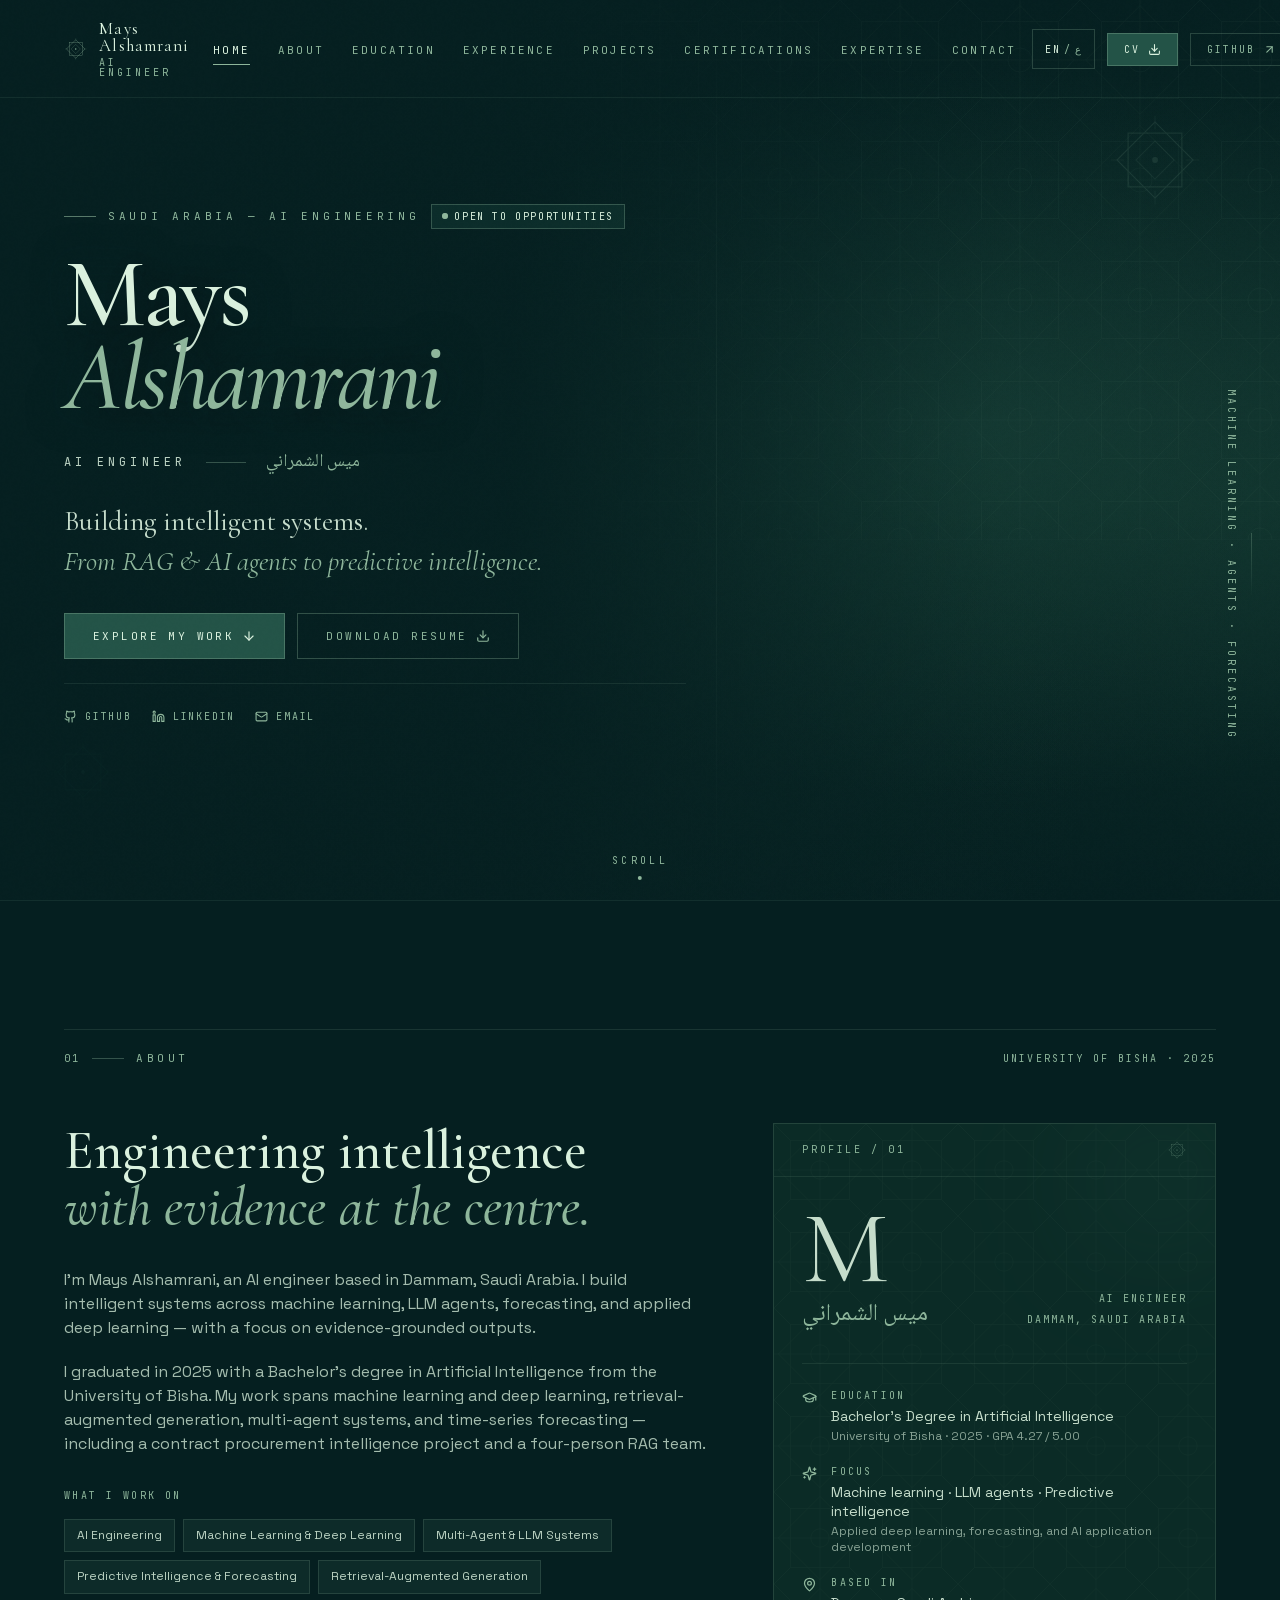
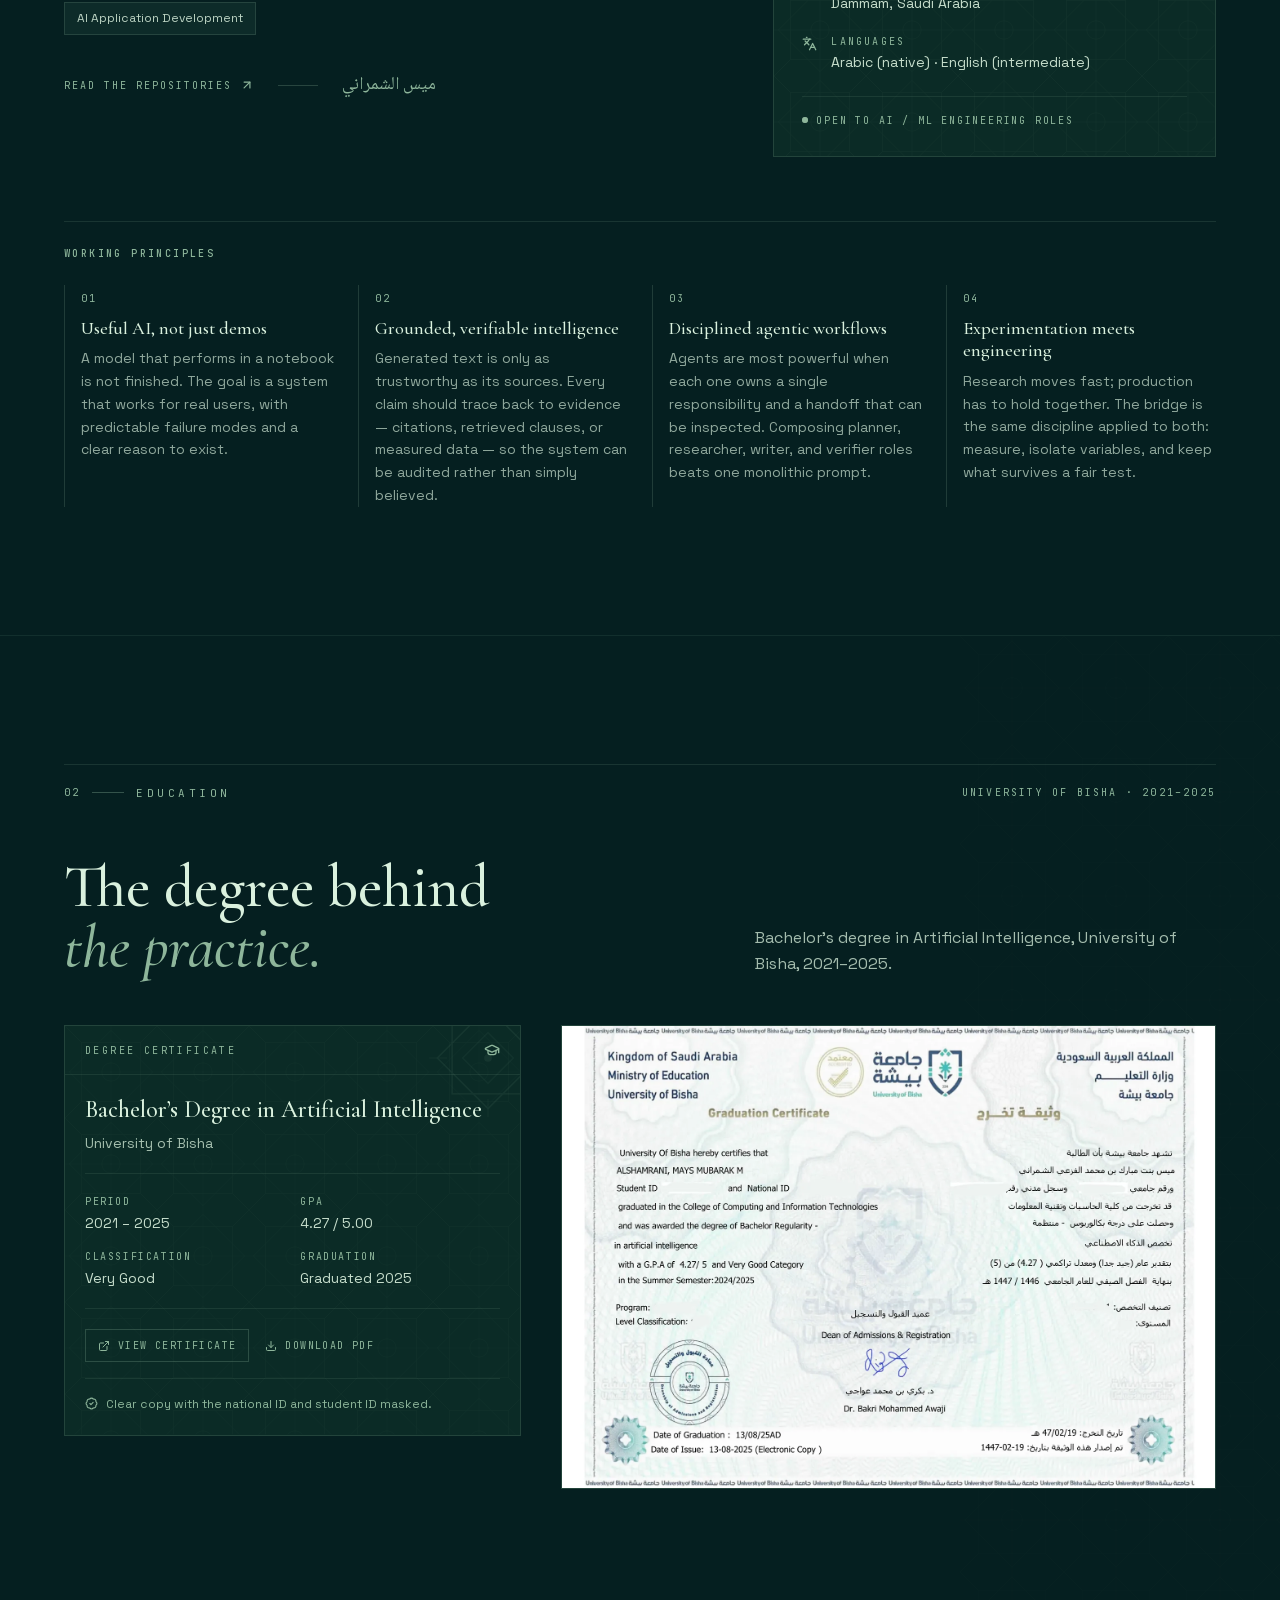
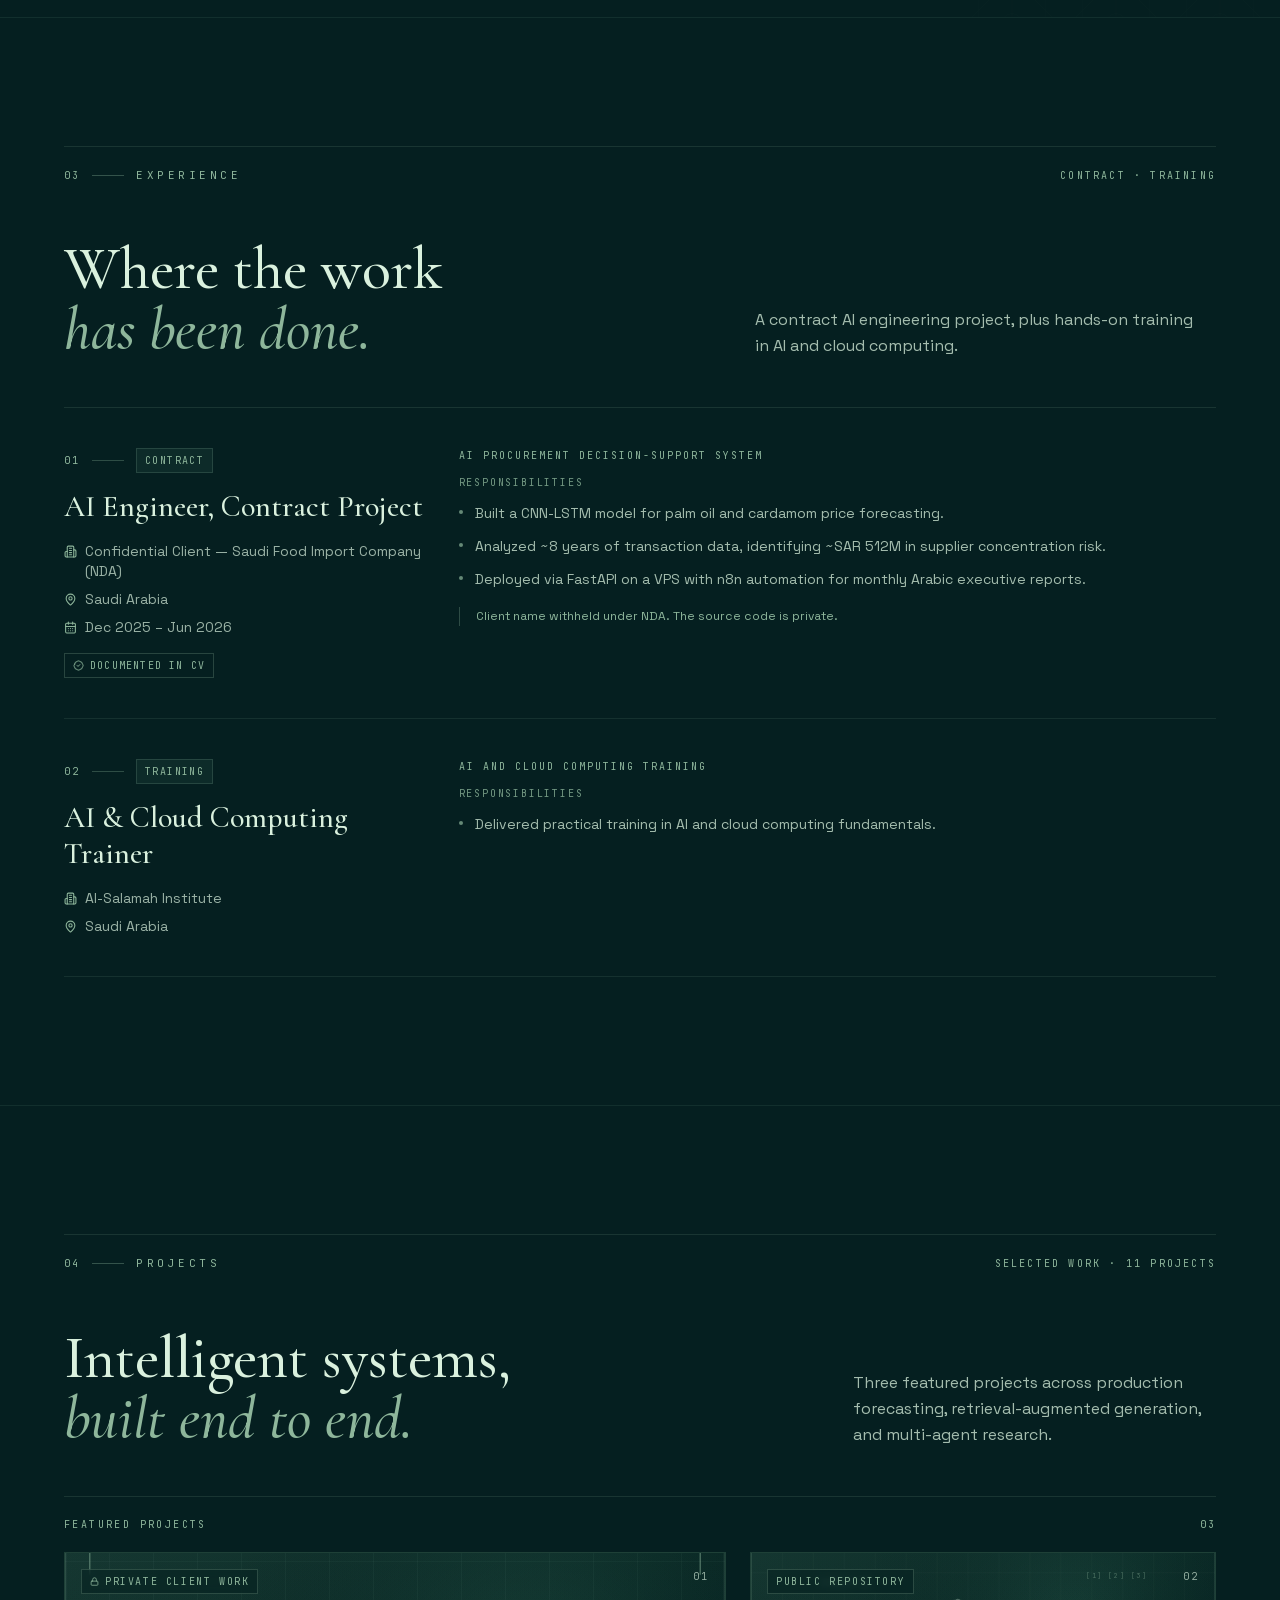
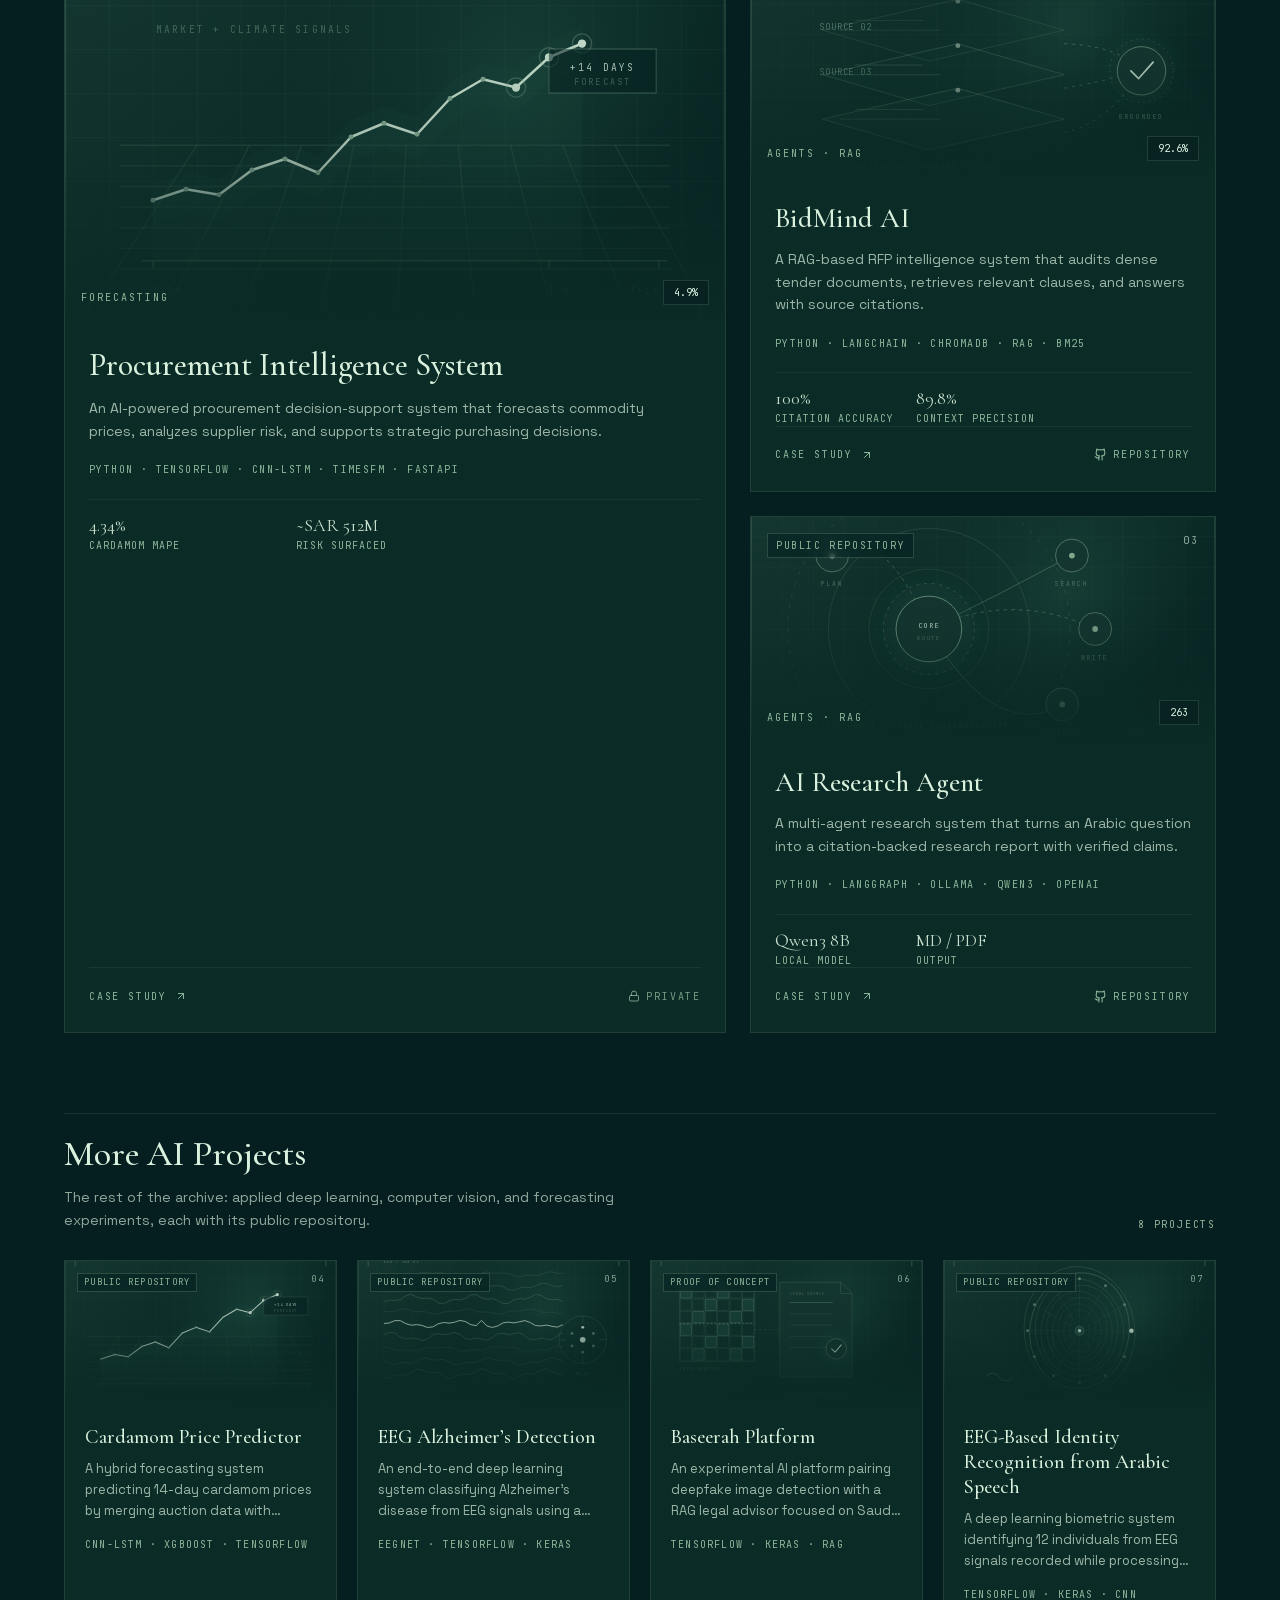
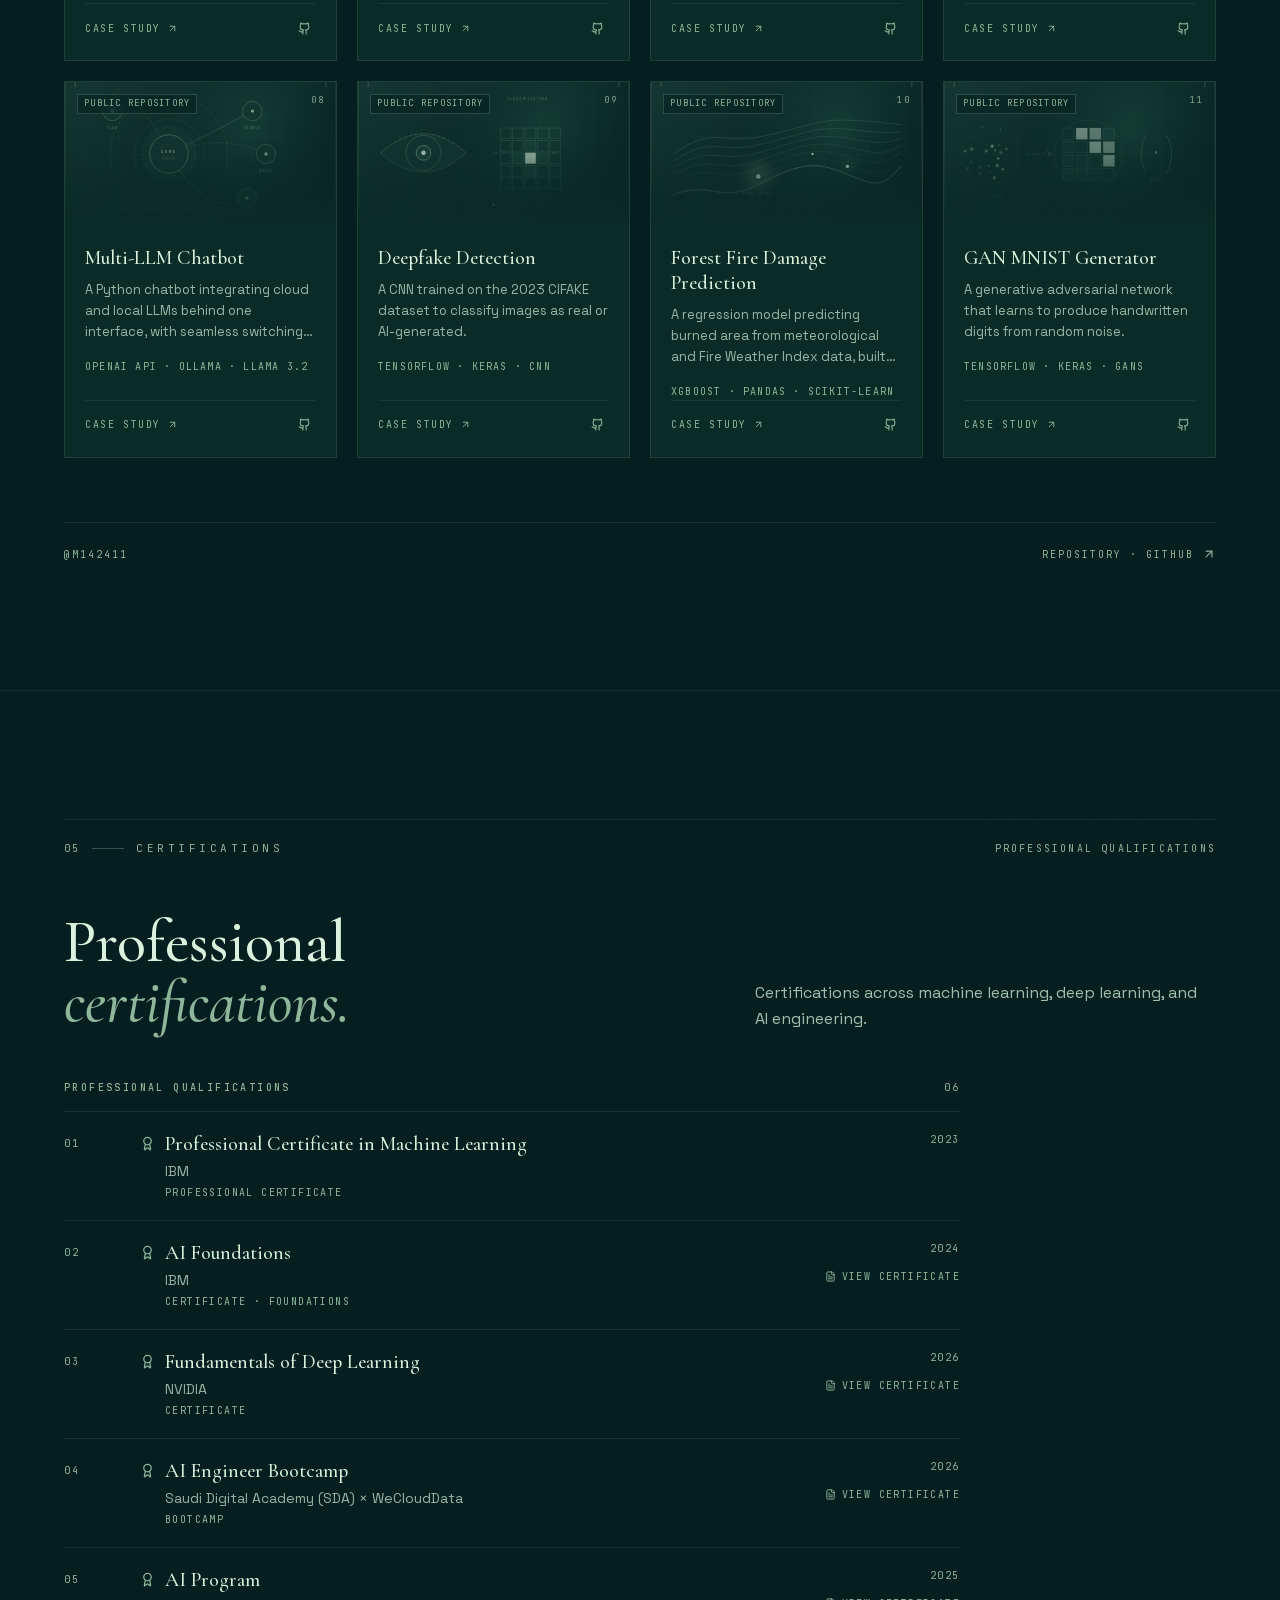
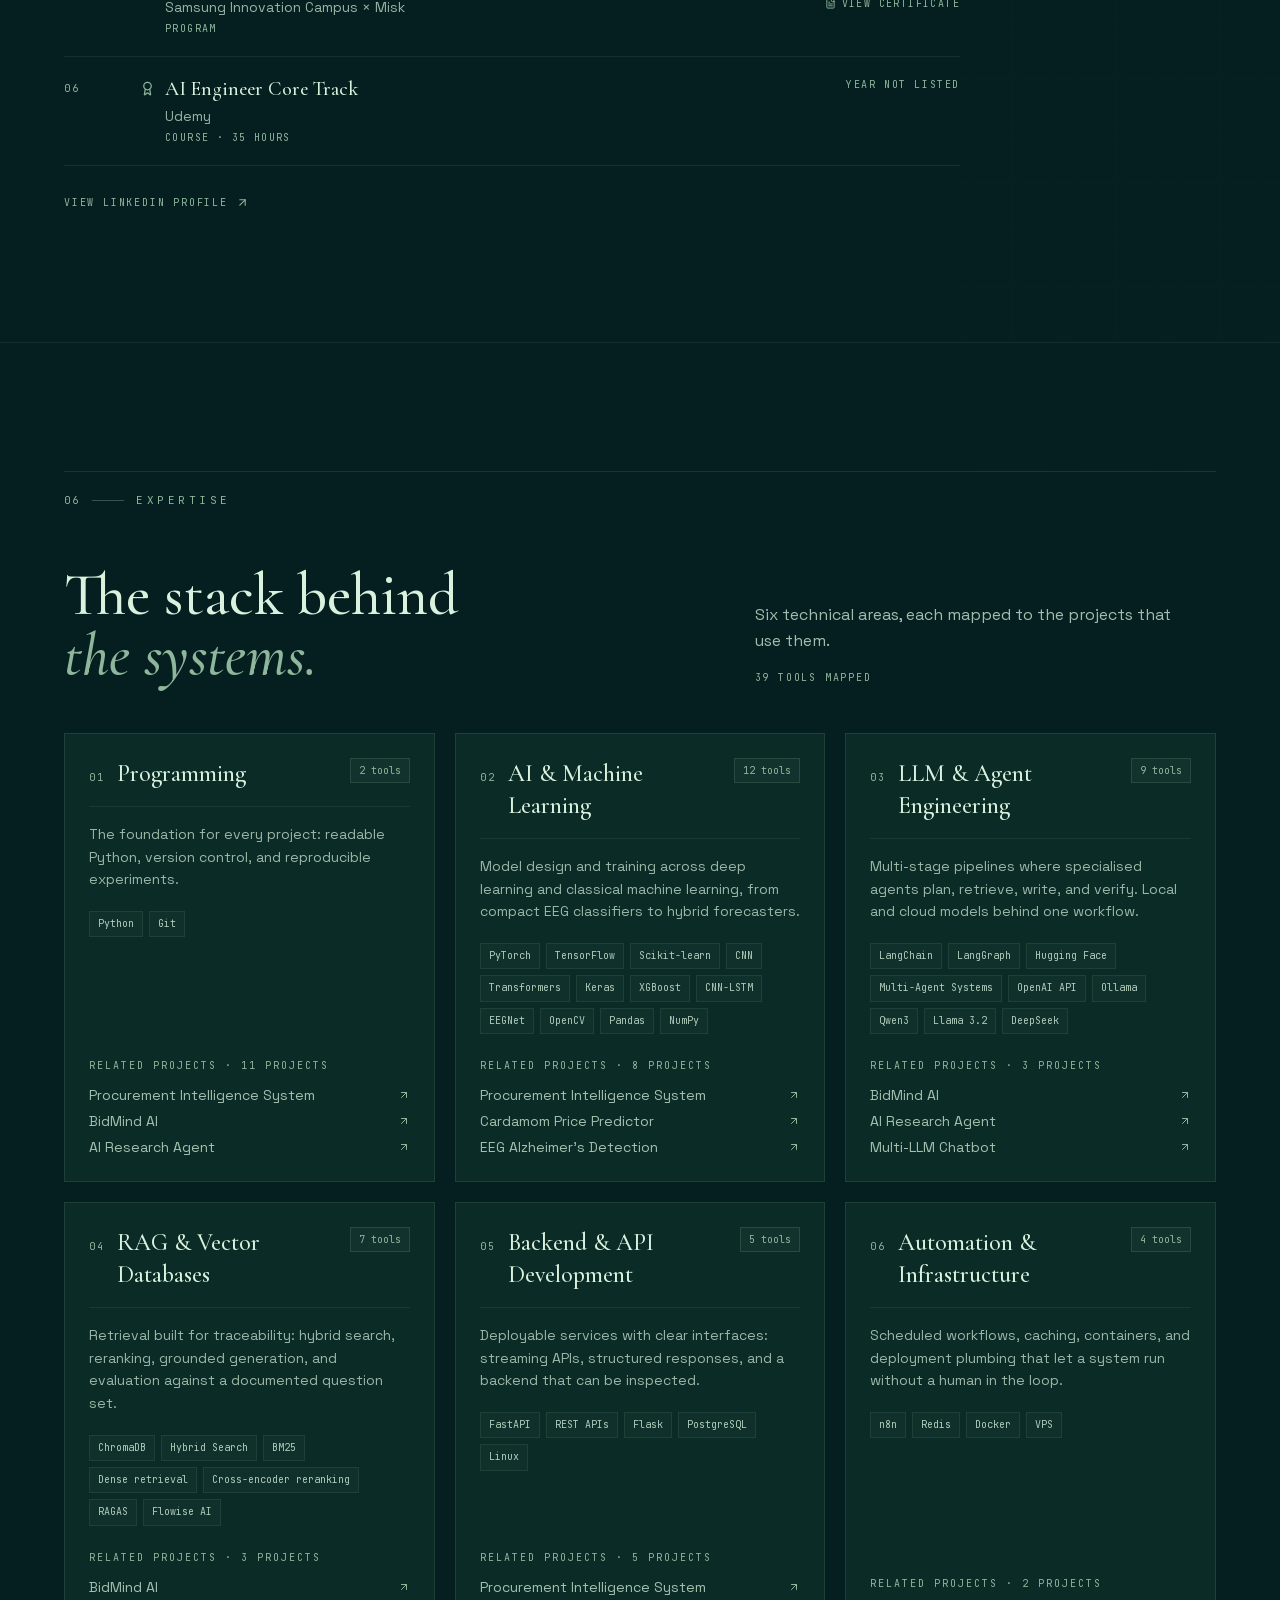
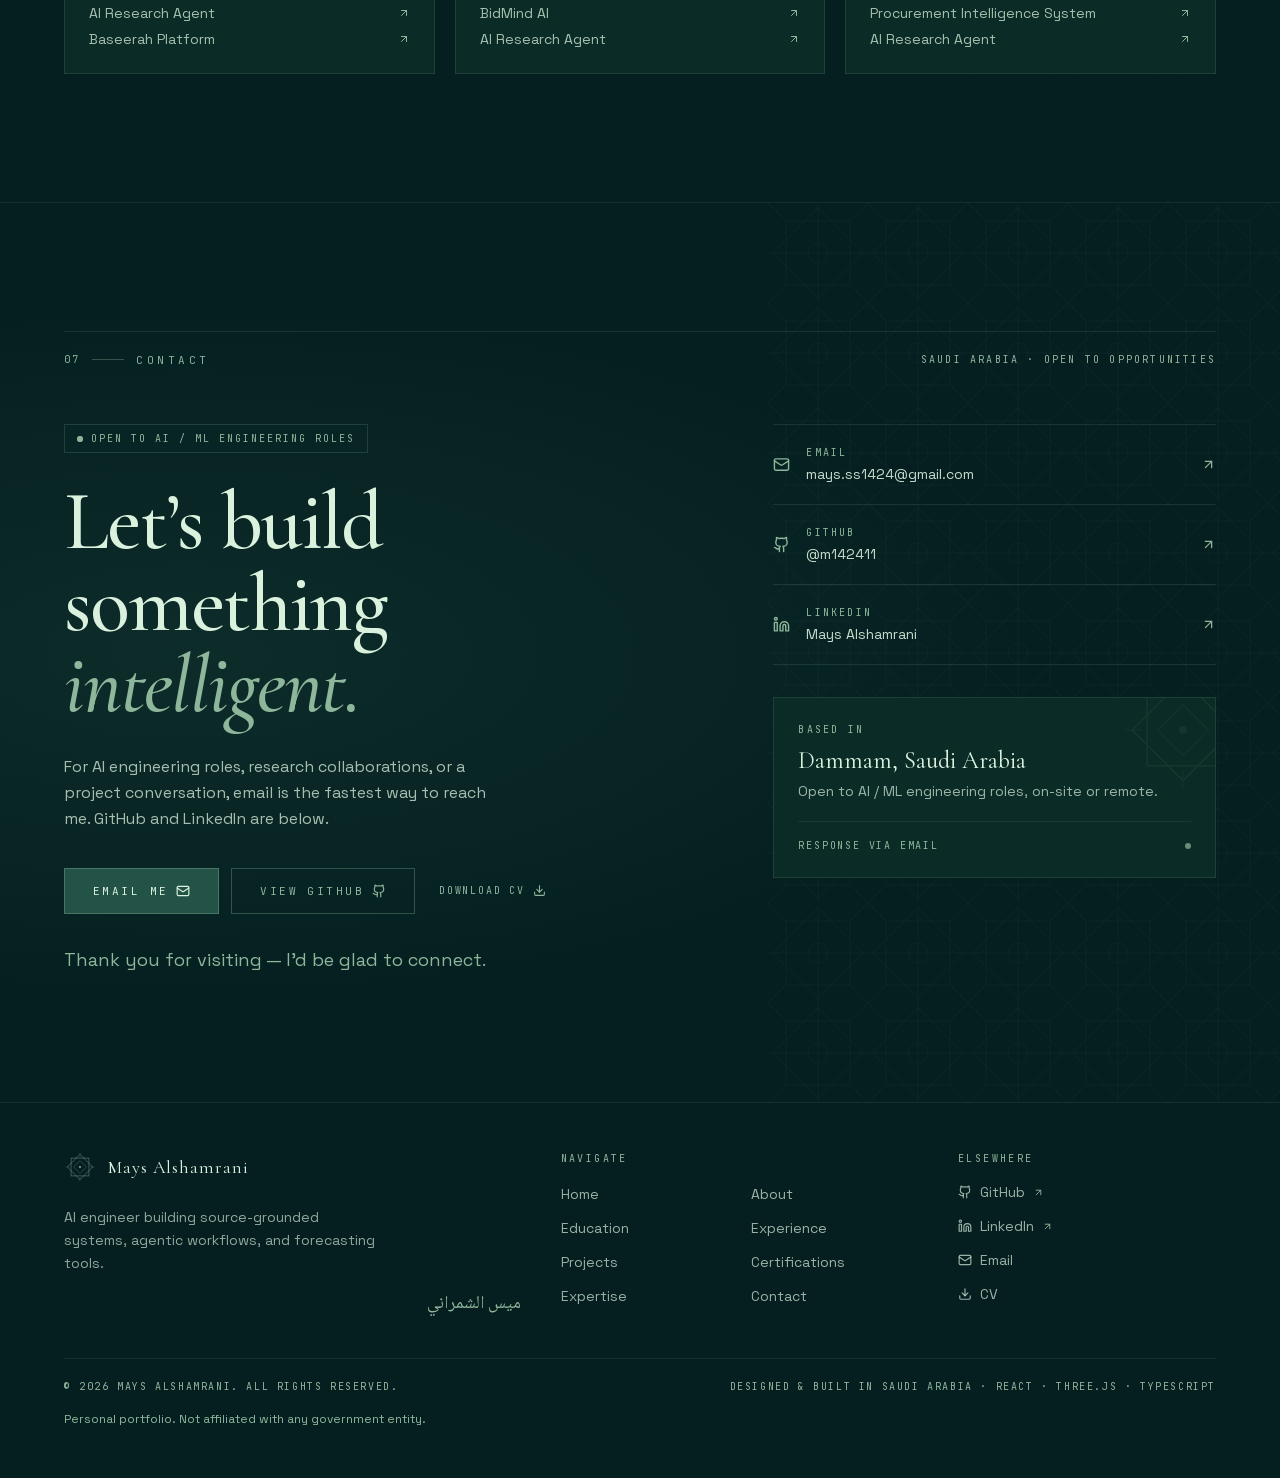
<file: index.html>
<!doctype html>
<html lang="en" dir="ltr">
  <head>
    <meta charset="UTF-8" />
    <meta name="viewport" content="width=device-width, initial-scale=1.0" />
    <meta name="color-scheme" content="dark" />
    <meta name="theme-color" content="#051F20" />

    <title>Mays Alshamrani | AI Engineer</title>
    <meta
      name="description"
      content="AI engineer in Dammam building intelligent systems across machine learning, LLM agents, forecasting, and applied deep learning. Explore projects, case studies, and experience."
    />
    <meta name="author" content="Mays Alshamrani" />
    <meta name="robots" content="index, follow" />

    <link rel="icon" type="image/svg+xml" href="/favicon.svg" />
    <link rel="manifest" href="/manifest.webmanifest" />
    <link rel="apple-touch-icon" href="/apple-touch-icon.png" />

    <meta property="og:type" content="website" />
    <meta property="og:site_name" content="Mays Alshamrani" />
    <meta property="og:title" content="Mays Alshamrani | AI Engineer" />
    <meta
      property="og:description"
      content="AI engineer in Dammam building intelligent systems across machine learning, LLM agents, forecasting, and applied deep learning. Explore projects, case studies, and experience."
    />
    <meta property="og:image" content="https://m142411.github.io/og-image.jpg" />
    <meta property="og:image:type" content="image/jpeg" />
    <meta property="og:image:width" content="1200" />
    <meta property="og:image:height" content="630" />
    <meta
      property="og:image:alt"
      content="Mays Alshamrani, AI Engineer — crossed Saudi swords and a palm tree on a deep forest-green background."
    />
    <meta property="og:locale" content="en_US" />
    <meta property="og:locale:alternate" content="ar_SA" />

    <meta name="twitter:card" content="summary_large_image" />
    <meta name="twitter:title" content="Mays Alshamrani | AI Engineer" />
    <meta
      name="twitter:description"
      content="AI engineer in Dammam building intelligent systems across machine learning, LLM agents, forecasting, and applied deep learning. Explore projects, case studies, and experience."
    />
    <meta name="twitter:image" content="https://m142411.github.io/og-image.jpg" />
    <meta
      name="twitter:image:alt"
      content="Mays Alshamrani, AI Engineer — crossed Saudi swords and a palm tree on a deep forest-green background."
    />

    <link rel="preload" href="/fonts/space-grotesk-normal-300-latin-a57c9413.woff2" as="font" type="font/woff2" crossorigin />
    <link rel="preload" href="/fonts/cormorant-garamond-normal-400-latin-e99b45a2.woff2" as="font" type="font/woff2" crossorigin />
    <style data-font-faces>
/*
 * Self-hosted font subsets (Latin + Arabic) from Google Fonts.
 * Keeping the files on our origin removes a third-party connection, lets the
 * browser cache them across visits, and avoids sending visitor IPs to Google.
 */

@font-face {
  font-family: 'Cormorant Garamond';
  font-style: normal;
  font-weight: 300 700;
  font-display: swap;
  src: url('/fonts/cormorant-garamond-normal-400-latin-e99b45a2.woff2') format('woff2');
  unicode-range: U+0000-00FF, U+0131, U+0152-0153, U+02BB-02BC, U+02C6, U+02DA, U+02DC,
    U+0304, U+0308, U+0329, U+2000-206F, U+20AC, U+2122, U+2191, U+2193, U+2212, U+2215,
    U+FEFF, U+FFFD;
}

@font-face {
  font-family: 'Cormorant Garamond';
  font-style: italic;
  font-weight: 300 700;
  font-display: swap;
  src: url('/fonts/cormorant-garamond-italic-400-latin-fe99e303.woff2') format('woff2');
  unicode-range: U+0000-00FF, U+0131, U+0152-0153, U+02BB-02BC, U+02C6, U+02DA, U+02DC,
    U+0304, U+0308, U+0329, U+2000-206F, U+20AC, U+2122, U+2191, U+2193, U+2212, U+2215,
    U+FEFF, U+FFFD;
}

@font-face {
  font-family: 'Space Grotesk';
  font-style: normal;
  font-weight: 300 700;
  font-display: swap;
  src: url('/fonts/space-grotesk-normal-300-latin-a57c9413.woff2') format('woff2');
  unicode-range: U+0000-00FF, U+0131, U+0152-0153, U+02BB-02BC, U+02C6, U+02DA, U+02DC,
    U+0304, U+0308, U+0329, U+2000-206F, U+20AC, U+2122, U+2191, U+2193, U+2212, U+2215,
    U+FEFF, U+FFFD;
}

@font-face {
  font-family: 'JetBrains Mono';
  font-style: normal;
  font-weight: 400 800;
  font-display: swap;
  src: url('/fonts/jetbrains-mono-normal-400-latin-1cd702cd.woff2') format('woff2');
  unicode-range: U+0000-00FF, U+0131, U+0152-0153, U+02BB-02BC, U+02C6, U+02DA, U+02DC,
    U+0304, U+0308, U+0329, U+2000-206F, U+20AC, U+2122, U+2191, U+2193, U+2212, U+2215,
    U+FEFF, U+FFFD;
}

@font-face {
  font-family: 'Noto Naskh Arabic';
  font-style: normal;
  font-weight: 400 700;
  font-display: swap;
  src: url('/fonts/noto-naskh-arabic-normal-400-arabic-b4bcd850.woff2') format('woff2');
  unicode-range: U+0600-06FF, U+0750-077F, U+0870-0891, U+0897-08E1, U+08E3-08FF,
    U+200C-200E, U+2010-2011, U+204F, U+2E41, U+FB50-FDFF, U+FE70-FE74, U+FE76-FEFC,
    U+102E0-102FB, U+10E60-10E7E, U+10EC2-10EC7, U+10EC9-10EEE, U+10EF0-10EFF,
    U+1EE00-1EE03, U+1EE05-1EE1F, U+1EE21-1EE22, U+1EE24, U+1EE27, U+1EE29-1EE32,
    U+1EE34-1EE37, U+1EE39, U+1EE3B, U+1EE42, U+1EE47, U+1EE49, U+1EE4B, U+1EE4D-1EE4F,
    U+1EE51-1EE52, U+1EE54, U+1EE57, U+1EE59, U+1EE5B, U+1EE5D, U+1EE5F, U+1EE61-1EE62,
    U+1EE64, U+1EE67-1EE6A, U+1EE6C-1EE72, U+1EE74-1EE77, U+1EE79-1EE7C, U+1EE7E,
    U+1EE80-1EE89, U+1EE8B-1EE9B, U+1EEA1-1EEA3, U+1EEA5-1EEA9, U+1EEAB-1EEBB,
    U+1EEF0-1EEF1;
}

@font-face {
  font-family: 'Noto Naskh Arabic';
  font-style: normal;
  font-weight: 400 700;
  font-display: swap;
  src: url('/fonts/noto-naskh-arabic-normal-400-latin-3d1202eb.woff2') format('woff2');
  unicode-range: U+0000-00FF, U+0131, U+0152-0153, U+02BB-02BC, U+02C6, U+02DA, U+02DC,
    U+0304, U+0308, U+0329, U+2000-206F, U+20AC, U+2122, U+2191, U+2193, U+2212, U+2215,
    U+FEFF, U+FFFD;
}

</style>

    <script type="application/ld+json">
      {
        "@context": "https://schema.org",
        "@type": "Person",
        "@id": "https://m142411.github.io/#person",
        "name": "Mays Alshamrani",
        "alternateName": "ميس الشمراني",
        "jobTitle": "AI Engineer",
        "description": "AI engineer building intelligent systems across machine learning, LLM agents, predictive modelling, and applied deep learning.",
        "email": "mailto:mays.ss1424@gmail.com",
        "url": "https://m142411.github.io/",
        "sameAs": [
          "https://github.com/m142411",
          "https://www.linkedin.com/in/mays-alshamrani-885238255"
        ],
        "alumniOf": {
          "@type": "CollegeOrUniversity",
          "name": "University of Bisha"
        },
        "address": {
          "@type": "PostalAddress",
          "addressLocality": "Dammam",
          "addressCountry": "SA"
        },
        "knowsLanguage": ["ar", "en"],
        "knowsAbout": [
          "Artificial Intelligence",
          "Retrieval-Augmented Generation",
          "Large Language Models",
          "Multi-Agent Systems",
          "Time-Series Forecasting",
          "Deep Learning",
          "Computer Vision",
          "Procurement Analytics"
        ],
        "hasOccupation": {
          "@type": "Occupation",
          "name": "AI Engineer",
          "occupationLocation": {
            "@type": "Country",
            "name": "Saudi Arabia"
          }
        },
        "hasCredential": [
          {
            "@type": "EducationalOccupationalCredential",
            "name": "AI Engineer Bootcamp",
            "credentialCategory": "Bootcamp",
            "recognizedBy": {
              "@type": "Organization",
              "name": "Saudi Digital Academy (SDA) and WeCloudData"
            }
          },
          {
            "@type": "EducationalOccupationalCredential",
            "name": "Professional Certificate in Machine Learning",
            "credentialCategory": "Professional certificate",
            "recognizedBy": { "@type": "Organization", "name": "IBM" }
          },
          {
            "@type": "EducationalOccupationalCredential",
            "name": "AI Foundations",
            "credentialCategory": "Certificate",
            "recognizedBy": { "@type": "Organization", "name": "IBM" }
          },
          {
            "@type": "EducationalOccupationalCredential",
            "name": "Fundamentals of Deep Learning",
            "credentialCategory": "Certificate",
            "recognizedBy": { "@type": "Organization", "name": "NVIDIA" }
          },
          {
            "@type": "EducationalOccupationalCredential",
            "name": "AI Program",
            "credentialCategory": "Program",
            "recognizedBy": {
              "@type": "Organization",
              "name": "Samsung Innovation Campus and Misk"
            }
          },
          {
            "@type": "EducationalOccupationalCredential",
            "name": "AI Engineer Core Track",
            "credentialCategory": "Course",
            "recognizedBy": { "@type": "Organization", "name": "Udemy" }
          }
        ]
      }
    </script>

    <script type="application/ld+json">
      {
        "@context": "https://schema.org",
        "@graph": [
          {
            "@type": "WebSite",
            "@id": "https://m142411.github.io/#website",
            "url": "https://m142411.github.io/",
            "name": "Mays Alshamrani — AI Engineer",
            "alternateName": "ميس الشمراني — مهندسة ذكاء اصطناعي",
            "inLanguage": ["en", "ar"],
            "author": { "@id": "https://m142411.github.io/#person" }
          },
          {
            "@type": "ProfilePage",
            "@id": "https://m142411.github.io/#profile",
            "url": "https://m142411.github.io/",
            "name": "Mays Alshamrani | AI Engineer",
            "inLanguage": "en",
            "isPartOf": { "@id": "https://m142411.github.io/#website" },
            "mainEntity": { "@id": "https://m142411.github.io/#person" }
          }
        ]
      }
    </script>

    <script>
      // Set the direction before paint so a returning Arabic reader never sees an LTR flash.
      (function () {
        try {
          var query = new URLSearchParams(window.location.search).get('lang');
          var stored = window.localStorage.getItem('mays.locale');
          var onArabicPath = /^\/ar(?:\/|$)/.test(window.location.pathname);
          if (onArabicPath || (query || stored) === 'ar') {
            document.documentElement.lang = 'ar';
            document.documentElement.dir = 'rtl';
            document.documentElement.dataset.locale = 'ar';
            // Only Arabic readers pay for the larger Naskh subset.
            var preload = document.createElement('link');
            preload.rel = 'preload';
            preload.as = 'font';
            preload.type = 'font/woff2';
            preload.crossOrigin = 'anonymous';
            preload.href = '/fonts/noto-naskh-arabic-normal-400-arabic-b4bcd850.woff2';
            document.head.appendChild(preload);
          }
        } catch (error) {
          // The React provider will apply the locale after hydration.
        }
      })();
    </script>
    <script type="module" crossorigin src="/assets/main-DSHE09LR.js"></script>
    <style data-main-css>
*,:before,:after{--tw-border-spacing-x: 0;--tw-border-spacing-y: 0;--tw-translate-x: 0;--tw-translate-y: 0;--tw-rotate: 0;--tw-skew-x: 0;--tw-skew-y: 0;--tw-scale-x: 1;--tw-scale-y: 1;--tw-pan-x: ;--tw-pan-y: ;--tw-pinch-zoom: ;--tw-scroll-snap-strictness: proximity;--tw-gradient-from-position: ;--tw-gradient-via-position: ;--tw-gradient-to-position: ;--tw-ordinal: ;--tw-slashed-zero: ;--tw-numeric-figure: ;--tw-numeric-spacing: ;--tw-numeric-fraction: ;--tw-ring-inset: ;--tw-ring-offset-width: 0px;--tw-ring-offset-color: #fff;--tw-ring-color: rgb(59 130 246 / .5);--tw-ring-offset-shadow: 0 0 #0000;--tw-ring-shadow: 0 0 #0000;--tw-shadow: 0 0 #0000;--tw-shadow-colored: 0 0 #0000;--tw-blur: ;--tw-brightness: ;--tw-contrast: ;--tw-grayscale: ;--tw-hue-rotate: ;--tw-invert: ;--tw-saturate: ;--tw-sepia: ;--tw-drop-shadow: ;--tw-backdrop-blur: ;--tw-backdrop-brightness: ;--tw-backdrop-contrast: ;--tw-backdrop-grayscale: ;--tw-backdrop-hue-rotate: ;--tw-backdrop-invert: ;--tw-backdrop-opacity: ;--tw-backdrop-saturate: ;--tw-backdrop-sepia: ;--tw-contain-size: ;--tw-contain-layout: ;--tw-contain-paint: ;--tw-contain-style: }::backdrop{--tw-border-spacing-x: 0;--tw-border-spacing-y: 0;--tw-translate-x: 0;--tw-translate-y: 0;--tw-rotate: 0;--tw-skew-x: 0;--tw-skew-y: 0;--tw-scale-x: 1;--tw-scale-y: 1;--tw-pan-x: ;--tw-pan-y: ;--tw-pinch-zoom: ;--tw-scroll-snap-strictness: proximity;--tw-gradient-from-position: ;--tw-gradient-via-position: ;--tw-gradient-to-position: ;--tw-ordinal: ;--tw-slashed-zero: ;--tw-numeric-figure: ;--tw-numeric-spacing: ;--tw-numeric-fraction: ;--tw-ring-inset: ;--tw-ring-offset-width: 0px;--tw-ring-offset-color: #fff;--tw-ring-color: rgb(59 130 246 / .5);--tw-ring-offset-shadow: 0 0 #0000;--tw-ring-shadow: 0 0 #0000;--tw-shadow: 0 0 #0000;--tw-shadow-colored: 0 0 #0000;--tw-blur: ;--tw-brightness: ;--tw-contrast: ;--tw-grayscale: ;--tw-hue-rotate: ;--tw-invert: ;--tw-saturate: ;--tw-sepia: ;--tw-drop-shadow: ;--tw-backdrop-blur: ;--tw-backdrop-brightness: ;--tw-backdrop-contrast: ;--tw-backdrop-grayscale: ;--tw-backdrop-hue-rotate: ;--tw-backdrop-invert: ;--tw-backdrop-opacity: ;--tw-backdrop-saturate: ;--tw-backdrop-sepia: ;--tw-contain-size: ;--tw-contain-layout: ;--tw-contain-paint: ;--tw-contain-style: }*,:before,:after{box-sizing:border-box;border-width:0;border-style:solid;border-color:#e5e7eb}:before,:after{--tw-content: ""}html,:host{line-height:1.5;-webkit-text-size-adjust:100%;-moz-tab-size:4;-o-tab-size:4;tab-size:4;font-family:Space Grotesk,system-ui,sans-serif;font-feature-settings:normal;font-variation-settings:normal;-webkit-tap-highlight-color:transparent}body{margin:0;line-height:inherit}hr{height:0;color:inherit;border-top-width:1px}abbr:where([title]){-webkit-text-decoration:underline dotted;text-decoration:underline dotted}h1,h2,h3,h4,h5,h6{font-size:inherit;font-weight:inherit}a{color:inherit;text-decoration:inherit}b,strong{font-weight:bolder}code,kbd,samp,pre{font-family:JetBrains Mono,monospace;font-feature-settings:normal;font-variation-settings:normal;font-size:1em}small{font-size:80%}sub,sup{font-size:75%;line-height:0;position:relative;vertical-align:baseline}sub{bottom:-.25em}sup{top:-.5em}table{text-indent:0;border-color:inherit;border-collapse:collapse}button,input,optgroup,select,textarea{font-family:inherit;font-feature-settings:inherit;font-variation-settings:inherit;font-size:100%;font-weight:inherit;line-height:inherit;letter-spacing:inherit;color:inherit;margin:0;padding:0}button,select{text-transform:none}button,input:where([type=button]),input:where([type=reset]),input:where([type=submit]){-webkit-appearance:button;background-color:transparent;background-image:none}:-moz-focusring{outline:auto}:-moz-ui-invalid{box-shadow:none}progress{vertical-align:baseline}::-webkit-inner-spin-button,::-webkit-outer-spin-button{height:auto}[type=search]{-webkit-appearance:textfield;outline-offset:-2px}::-webkit-search-decoration{-webkit-appearance:none}::-webkit-file-upload-button{-webkit-appearance:button;font:inherit}summary{display:list-item}blockquote,dl,dd,h1,h2,h3,h4,h5,h6,hr,figure,p,pre{margin:0}fieldset{margin:0;padding:0}legend{padding:0}ol,ul,menu{list-style:none;margin:0;padding:0}dialog{padding:0}textarea{resize:vertical}input::-moz-placeholder,textarea::-moz-placeholder{opacity:1;color:#9ca3af}input::placeholder,textarea::placeholder{opacity:1;color:#9ca3af}button,[role=button]{cursor:pointer}:disabled{cursor:default}img,svg,video,canvas,audio,iframe,embed,object{display:block;vertical-align:middle}img,video{max-width:100%;height:auto}[hidden]:where(:not([hidden=until-found])){display:none}:root{--forest-deep: #051f20;--forest-dark: #0b2b26;--forest-mid: #163832;--forest-emerald: #235347;--forest-sage: #8eb69b;--forest-mint: #daf1de;color-scheme:dark}html{scroll-behavior:smooth;scroll-padding-top:6rem;-webkit-text-size-adjust:100%}body{--tw-bg-opacity: 1;background-color:rgb(5 31 32 / var(--tw-bg-opacity, 1));--tw-text-opacity: 1;color:rgb(218 241 222 / var(--tw-text-opacity, 1));-webkit-font-smoothing:antialiased;-moz-osx-font-smoothing:grayscale;font-family:Space Grotesk,system-ui,sans-serif;font-feature-settings:"ss01" 1,"ss02" 1;overflow-x:hidden}h1,h2,h3,h4{font-family:Cormorant Garamond,Times New Roman,serif;font-weight:500}::-moz-selection{background-color:#235347;color:#daf1de}::selection{background-color:#235347;color:#daf1de}:focus-visible{outline:2px solid #8eb69b;outline-offset:4px}[dir=rtl] body{font-family:Noto Naskh Arabic,Space Grotesk,system-ui,sans-serif}[dir=rtl] .font-display{font-family:Noto Naskh Arabic,Cormorant Garamond,serif}[dir=rtl] h1,[dir=rtl] h2,[dir=rtl] h3,[dir=rtl] h4,[dir=rtl] p,[dir=rtl] li,[dir=rtl] a,[dir=rtl] button,[dir=rtl] dt,[dir=rtl] dd{letter-spacing:normal}[dir=rtl] .font-mono,[dir=rtl] .eyebrow{font-family:JetBrains Mono,Noto Naskh Arabic,monospace;letter-spacing:.08em}[dir=rtl] .btn-primary,[dir=rtl] .btn-ghost,[dir=rtl] .nav-link{font-family:JetBrains Mono,Noto Naskh Arabic,monospace}[dir=rtl] .italic{font-style:normal}[dir=rtl] .hero-name{font-size:clamp(3.2rem,6.1vw,6rem);line-height:1.14;letter-spacing:-.01em}[dir=rtl] h1,[dir=rtl] h2{line-height:1.24}::-webkit-scrollbar{width:10px;height:10px}::-webkit-scrollbar-track{background:#051f20}::-webkit-scrollbar-thumb{background:#235347;border:2px solid #051f20}::-webkit-scrollbar-thumb:hover{background:#235347;box-shadow:inset 0 0 0 20px #daf1de1a}.container{width:100%}@media(min-width:640px){.container{max-width:640px}}@media(min-width:768px){.container{max-width:768px}}@media(min-width:1024px){.container{max-width:1024px}}@media(min-width:1280px){.container{max-width:1280px}}@media(min-width:1536px){.container{max-width:1536px}}.container-shell{margin-left:auto;margin-right:auto;width:100%;max-width:1500px;padding-left:1.5rem;padding-right:1.5rem}@media(min-width:768px){.container-shell{padding-left:2.5rem;padding-right:2.5rem}}@media(min-width:1024px){.container-shell{padding-left:4rem;padding-right:4rem}}[dir=rtl] .eyebrow{font-family:JetBrains Mono,Noto Naskh Arabic,monospace;letter-spacing:.08em}.eyebrow{font-family:JetBrains Mono,monospace;font-size:10px;text-transform:uppercase;letter-spacing:.34em;--tw-text-opacity: 1;color:rgb(142 182 155 / var(--tw-text-opacity, 1))}@media(min-width:768px){.eyebrow{font-size:11px}}[dir=rtl] .btn-primary{font-family:JetBrains Mono,Noto Naskh Arabic,monospace;letter-spacing:.08em}.btn-primary{position:relative;display:inline-flex;align-items:center;justify-content:center;gap:.5rem;overflow:hidden;--tw-bg-opacity: 1;background-color:rgb(35 83 71 / var(--tw-bg-opacity, 1));padding:.875rem 1.75rem;font-family:JetBrains Mono,monospace;font-size:11px;text-transform:uppercase;letter-spacing:.22em;--tw-text-opacity: 1;color:rgb(218 241 222 / var(--tw-text-opacity, 1));transition-property:color,background-color,border-color,text-decoration-color,fill,stroke;transition-timing-function:cubic-bezier(.4,0,.2,1);transition-duration:.5s;border:1px solid rgba(142,182,155,.35)}.btn-primary:before{content:"";position:absolute;inset:0;background:linear-gradient(120deg,transparent 0%,rgba(218,241,222,.16) 45%,transparent 70%);transform:translate(-120%);transition:transform .9s cubic-bezier(.22,1,.36,1)}.btn-primary:hover:before{transform:translate(120%)}.btn-primary:hover{background:#235347;box-shadow:inset 0 0 0 100px #daf1de12}[dir=rtl] .btn-ghost{font-family:JetBrains Mono,Noto Naskh Arabic,monospace;letter-spacing:.08em}.btn-ghost{display:inline-flex;align-items:center;justify-content:center;gap:.5rem;padding:.875rem 1.75rem;font-family:JetBrains Mono,monospace;font-size:11px;text-transform:uppercase;letter-spacing:.22em;--tw-text-opacity: 1;color:rgb(142 182 155 / var(--tw-text-opacity, 1));transition-property:all;transition-timing-function:cubic-bezier(.4,0,.2,1);transition-duration:.5s;border:1px solid rgba(142,182,155,.32)}.btn-ghost:hover{background:#8eb69b14;color:#daf1de;border-color:#8eb69b99}.hero-atmosphere{background:radial-gradient(ellipse at 76% 48%,rgba(35,83,71,.42) 0%,transparent 55%),radial-gradient(ellipse at 18% 82%,rgba(22,56,50,.36) 0%,transparent 58%),linear-gradient(180deg,#051f20,#0b2b26 56%,#051f20)}[dir=rtl] .hero-atmosphere{background:radial-gradient(ellipse at 24% 48%,rgba(35,83,71,.42) 0%,transparent 55%),radial-gradient(ellipse at 82% 82%,rgba(22,56,50,.36) 0%,transparent 58%),linear-gradient(180deg,#051f20,#0b2b26 56%,#051f20)}.hero-veil-mobile{background:radial-gradient(ellipse at 50% 62%,#051f2033,#051f20b8 48%,#051f20f7)}.hero-veil-desktop{background:linear-gradient(to right,#051f20 0%,rgba(5,31,32,.96) 40%,rgba(5,31,32,.58) 58%,rgba(5,31,32,.08) 78%,transparent 100%)}[dir=rtl] .hero-veil-desktop{background:linear-gradient(to left,#051f20 0%,rgba(5,31,32,.96) 40%,rgba(5,31,32,.58) 58%,rgba(5,31,32,.08) 78%,transparent 100%)}.contact-atmosphere{background:radial-gradient(ellipse at 15% 50%,rgba(35,83,71,.35) 0%,transparent 55%)}[dir=rtl] .contact-atmosphere{background:radial-gradient(ellipse at 85% 50%,rgba(35,83,71,.35) 0%,transparent 55%)}.card-spotlight{position:relative}.card-spotlight:after{content:"";position:absolute;inset:0;pointer-events:none;opacity:0;transition:opacity .5s ease;background:radial-gradient(420px circle at var(--spot-x, 50%) var(--spot-y, 50%),rgba(142,182,155,.14),transparent 62%)}.card-spotlight:hover:after,.card-spotlight:focus-within:after{opacity:1}.link-line{background-image:linear-gradient(currentColor,currentColor);background-position:0 100%;background-repeat:no-repeat;background-size:0% 1px;transition:background-size .45s cubic-bezier(.22,1,.36,1)}.link-line:hover,.link-line:focus-visible{background-size:100% 1px}[dir=rtl] .link-line{background-position:100% 100%}.cover-scan{position:absolute;inset:0;pointer-events:none;overflow:hidden}.cover-scan:before{content:"";position:absolute;left:0;right:0;top:-40%;height:38%;background:linear-gradient(to bottom,transparent,rgba(218,241,222,.12),transparent);transition:transform 1.1s cubic-bezier(.22,1,.36,1)}.\!group:hover .cover-scan:before{transform:translateY(420%)!important}.group:hover .cover-scan:before{transform:translateY(420%)}[dir=rtl] .nav-link{font-family:JetBrains Mono,Noto Naskh Arabic,monospace;letter-spacing:.08em}.nav-link{position:relative;padding-top:.5rem;padding-bottom:.5rem;font-family:JetBrains Mono,monospace;font-size:11px;text-transform:uppercase;letter-spacing:.2em;--tw-text-opacity: 1;color:rgb(142 182 155 / var(--tw-text-opacity, 1));transition-property:color,background-color,border-color,text-decoration-color,fill,stroke;transition-timing-function:cubic-bezier(.4,0,.2,1);transition-duration:.3s}.nav-link:hover{--tw-text-opacity: 1;color:rgb(218 241 222 / var(--tw-text-opacity, 1))}.nav-link:before{content:"";position:absolute;inset:-6px -8px}.nav-link[aria-current=true]{--tw-text-opacity: 1;color:rgb(218 241 222 / var(--tw-text-opacity, 1))}.nav-link[aria-current=true]:after{content:"";position:absolute;left:0;right:0;bottom:0;height:1px;background:#8eb69b}.sr-only{position:absolute;width:1px;height:1px;padding:0;margin:-1px;overflow:hidden;clip:rect(0,0,0,0);white-space:nowrap;border-width:0}.pointer-events-none{pointer-events:none}.visible{visibility:visible}.invisible{visibility:hidden}.static{position:static}.fixed{position:fixed}.absolute{position:absolute}.relative{position:relative}.sticky{position:sticky}.inset-0{inset:0}.inset-x-0{left:0;right:0}.inset-x-3{left:.75rem;right:.75rem}.inset-x-4{left:1rem;right:1rem}.inset-x-5{left:1.25rem;right:1.25rem}.inset-y-0{top:0;bottom:0}.-end-10{inset-inline-end:-2.5rem}.-end-8{inset-inline-end:-2rem}.-top-10{top:-2.5rem}.-top-8{top:-2rem}.bottom-0{bottom:0}.bottom-24{bottom:6rem}.bottom-4{bottom:1rem}.bottom-40{bottom:10rem}.bottom-5{bottom:1.25rem}.end-0{inset-inline-end:0px}.end-6{inset-inline-end:1.5rem}.end-7{inset-inline-end:1.75rem}.end-\[6\%\]{inset-inline-end:6%}.left-1\/2{left:50%}.start-\[4\%\]{inset-inline-start:4%}.top-0{top:0}.top-28{top:7rem}.top-3{top:.75rem}.top-4{top:1rem}.top-6{top:1.5rem}.isolate{isolation:isolate}.z-10{z-index:10}.z-20{z-index:20}.z-30{z-index:30}.z-\[100\]{z-index:100}.z-\[110\]{z-index:110}.z-\[60\]{z-index:60}.z-\[80\]{z-index:80}.z-\[85\]{z-index:85}.-mx-1{margin-left:-.25rem;margin-right:-.25rem}.-my-1{margin-top:-.25rem;margin-bottom:-.25rem}.-my-1\.5{margin-top:-.375rem;margin-bottom:-.375rem}.mx-auto{margin-left:auto;margin-right:auto}.mb-1{margin-bottom:.25rem}.mb-10{margin-bottom:2.5rem}.mb-3{margin-bottom:.75rem}.mt-0\.5{margin-top:.125rem}.mt-1{margin-top:.25rem}.mt-1\.5{margin-top:.375rem}.mt-10{margin-top:2.5rem}.mt-12{margin-top:3rem}.mt-16{margin-top:4rem}.mt-2{margin-top:.5rem}.mt-20{margin-top:5rem}.mt-3{margin-top:.75rem}.mt-4{margin-top:1rem}.mt-5{margin-top:1.25rem}.mt-6{margin-top:1.5rem}.mt-7{margin-top:1.75rem}.mt-8{margin-top:2rem}.mt-9{margin-top:2.25rem}.mt-auto{margin-top:auto}.line-clamp-3{overflow:hidden;display:-webkit-box;-webkit-box-orient:vertical;-webkit-line-clamp:3}.block{display:block}.inline-block{display:inline-block}.flex{display:flex}.inline-flex{display:inline-flex}.grid{display:grid}.hidden{display:none}.h-1{height:.25rem}.h-1\.5{height:.375rem}.h-10{height:2.5rem}.h-16{height:4rem}.h-24{height:6rem}.h-32{height:8rem}.h-36{height:9rem}.h-48{height:12rem}.h-5{height:1.25rem}.h-52{height:13rem}.h-6{height:1.5rem}.h-60{height:15rem}.h-64{height:16rem}.h-8{height:2rem}.h-\[60vh\]{height:60vh}.h-auto{height:auto}.h-full{height:100%}.h-px{height:1px}.max-h-\[92vh\]{max-height:92vh}.min-h-0{min-height:0px}.min-h-6{min-height:1.5rem}.min-h-\[100svh\]{min-height:100svh}.min-h-\[60vh\]{min-height:60vh}.min-h-screen{min-height:100vh}.w-1{width:.25rem}.w-1\.5{width:.375rem}.w-1\/4{width:25%}.w-10{width:2.5rem}.w-16{width:4rem}.w-2\/5{width:40%}.w-24{width:6rem}.w-32{width:8rem}.w-48{width:12rem}.w-5{width:1.25rem}.w-6{width:1.5rem}.w-8{width:2rem}.w-auto{width:auto}.w-full{width:100%}.w-px{width:1px}.min-w-0{min-width:0px}.max-w-2xl{max-width:42rem}.max-w-3xl{max-width:48rem}.max-w-4xl{max-width:56rem}.max-w-6xl{max-width:72rem}.max-w-\[1500px\]{max-width:1500px}.max-w-lg{max-width:32rem}.max-w-md{max-width:28rem}.max-w-prose{max-width:65ch}.max-w-xl{max-width:36rem}.max-w-xs{max-width:20rem}.flex-1{flex:1 1 0%}.shrink-0{flex-shrink:0}.-translate-x-1\/2{--tw-translate-x: -50%;transform:translate(var(--tw-translate-x),var(--tw-translate-y)) rotate(var(--tw-rotate)) skew(var(--tw-skew-x)) skewY(var(--tw-skew-y)) scaleX(var(--tw-scale-x)) scaleY(var(--tw-scale-y))}.transform{transform:translate(var(--tw-translate-x),var(--tw-translate-y)) rotate(var(--tw-rotate)) skew(var(--tw-skew-x)) skewY(var(--tw-skew-y)) scaleX(var(--tw-scale-x)) scaleY(var(--tw-scale-y))}@keyframes ping{75%,to{transform:scale(2);opacity:0}}.animate-ping{animation:ping 1s cubic-bezier(0,0,.2,1) infinite}.resize{resize:both}.grid-cols-1{grid-template-columns:repeat(1,minmax(0,1fr))}.grid-cols-2{grid-template-columns:repeat(2,minmax(0,1fr))}.grid-cols-3{grid-template-columns:repeat(3,minmax(0,1fr))}.flex-col{flex-direction:column}.flex-col-reverse{flex-direction:column-reverse}.flex-wrap{flex-wrap:wrap}.items-start{align-items:flex-start}.items-end{align-items:flex-end}.items-center{align-items:center}.items-baseline{align-items:baseline}.items-stretch{align-items:stretch}.justify-center{justify-content:center}.justify-between{justify-content:space-between}.gap-1{gap:.25rem}.gap-1\.5{gap:.375rem}.gap-10{gap:2.5rem}.gap-12{gap:3rem}.gap-2{gap:.5rem}.gap-2\.5{gap:.625rem}.gap-3{gap:.75rem}.gap-3\.5{gap:.875rem}.gap-4{gap:1rem}.gap-5{gap:1.25rem}.gap-6{gap:1.5rem}.gap-8{gap:2rem}.gap-x-5{-moz-column-gap:1.25rem;column-gap:1.25rem}.gap-x-6{-moz-column-gap:1.5rem;column-gap:1.5rem}.gap-y-2{row-gap:.5rem}.gap-y-2\.5{row-gap:.625rem}.gap-y-3{row-gap:.75rem}.space-y-2>:not([hidden])~:not([hidden]){--tw-space-y-reverse: 0;margin-top:calc(.5rem * calc(1 - var(--tw-space-y-reverse)));margin-bottom:calc(.5rem * var(--tw-space-y-reverse))}.space-y-2\.5>:not([hidden])~:not([hidden]){--tw-space-y-reverse: 0;margin-top:calc(.625rem * calc(1 - var(--tw-space-y-reverse)));margin-bottom:calc(.625rem * var(--tw-space-y-reverse))}.space-y-3>:not([hidden])~:not([hidden]){--tw-space-y-reverse: 0;margin-top:calc(.75rem * calc(1 - var(--tw-space-y-reverse)));margin-bottom:calc(.75rem * var(--tw-space-y-reverse))}.space-y-4>:not([hidden])~:not([hidden]){--tw-space-y-reverse: 0;margin-top:calc(1rem * calc(1 - var(--tw-space-y-reverse)));margin-bottom:calc(1rem * var(--tw-space-y-reverse))}.space-y-5>:not([hidden])~:not([hidden]){--tw-space-y-reverse: 0;margin-top:calc(1.25rem * calc(1 - var(--tw-space-y-reverse)));margin-bottom:calc(1.25rem * var(--tw-space-y-reverse))}.overflow-hidden{overflow:hidden}.overflow-y-auto{overflow-y:auto}.overflow-x-hidden{overflow-x:hidden}.truncate{overflow:hidden;text-overflow:ellipsis;white-space:nowrap}.rounded-full{border-radius:9999px}.border{border-width:1px}.border-0{border-width:0px}.border-b{border-bottom-width:1px}.border-s{border-inline-start-width:1px}.border-t{border-top-width:1px}.border-forest-sage\/10{border-color:#8eb69b1a}.border-forest-sage\/12{border-color:#8eb69b1f}.border-forest-sage\/15{border-color:#8eb69b26}.border-forest-sage\/18{border-color:#8eb69b2e}.border-forest-sage\/20{border-color:#8eb69b33}.border-forest-sage\/25{border-color:#8eb69b40}.border-forest-sage\/30{border-color:#8eb69b4d}.border-forest-sage\/35{border-color:#8eb69b59}.border-forest-sage\/40{border-color:#8eb69b66}.border-transparent{border-color:transparent}.bg-forest-dark{--tw-bg-opacity: 1;background-color:rgb(11 43 38 / var(--tw-bg-opacity, 1))}.bg-forest-dark\/95{background-color:#0b2b26f2}.bg-forest-deep{--tw-bg-opacity: 1;background-color:rgb(5 31 32 / var(--tw-bg-opacity, 1))}.bg-forest-deep\/55{background-color:#051f208c}.bg-forest-deep\/60{background-color:#051f2099}.bg-forest-deep\/85{background-color:#051f20d9}.bg-forest-deep\/88{background-color:#051f20e0}.bg-forest-deep\/98{background-color:#051f20fa}.bg-forest-emerald{--tw-bg-opacity: 1;background-color:rgb(35 83 71 / var(--tw-bg-opacity, 1))}.bg-forest-emerald\/25{background-color:#23534740}.bg-forest-mid\/40{background-color:#16383266}.bg-forest-mid\/50{background-color:#16383280}.bg-forest-mid\/60{background-color:#16383299}.bg-forest-mid\/70{background-color:#163832b3}.bg-forest-sage{--tw-bg-opacity: 1;background-color:rgb(142 182 155 / var(--tw-bg-opacity, 1))}.bg-forest-sage\/10{background-color:#8eb69b1a}.bg-forest-sage\/25{background-color:#8eb69b40}.bg-forest-sage\/30{background-color:#8eb69b4d}.bg-forest-sage\/35{background-color:#8eb69b59}.bg-forest-sage\/60{background-color:#8eb69b99}.bg-forest-sage\/70{background-color:#8eb69bb3}.bg-transparent{background-color:transparent}.bg-white{--tw-bg-opacity: 1;background-color:rgb(255 255 255 / var(--tw-bg-opacity, 1))}.bg-gradient-to-b{background-image:linear-gradient(to bottom,var(--tw-gradient-stops))}.bg-gradient-to-t{background-image:linear-gradient(to top,var(--tw-gradient-stops))}.from-forest-dark{--tw-gradient-from: #0B2B26 var(--tw-gradient-from-position);--tw-gradient-to: rgb(11 43 38 / 0) var(--tw-gradient-to-position);--tw-gradient-stops: var(--tw-gradient-from), var(--tw-gradient-to)}.from-forest-sage\/30{--tw-gradient-from: rgb(142 182 155 / .3) var(--tw-gradient-from-position);--tw-gradient-to: rgb(142 182 155 / 0) var(--tw-gradient-to-position);--tw-gradient-stops: var(--tw-gradient-from), var(--tw-gradient-to)}.from-transparent{--tw-gradient-from: transparent var(--tw-gradient-from-position);--tw-gradient-to: rgb(0 0 0 / 0) var(--tw-gradient-to-position);--tw-gradient-stops: var(--tw-gradient-from), var(--tw-gradient-to)}.via-forest-dark\/10{--tw-gradient-to: rgb(11 43 38 / 0) var(--tw-gradient-to-position);--tw-gradient-stops: var(--tw-gradient-from), rgb(11 43 38 / .1) var(--tw-gradient-via-position), var(--tw-gradient-to)}.via-forest-dark\/20{--tw-gradient-to: rgb(11 43 38 / 0) var(--tw-gradient-to-position);--tw-gradient-stops: var(--tw-gradient-from), rgb(11 43 38 / .2) var(--tw-gradient-via-position), var(--tw-gradient-to)}.via-forest-sage\/20{--tw-gradient-to: rgb(142 182 155 / 0) var(--tw-gradient-to-position);--tw-gradient-stops: var(--tw-gradient-from), rgb(142 182 155 / .2) var(--tw-gradient-via-position), var(--tw-gradient-to)}.via-transparent{--tw-gradient-to: rgb(0 0 0 / 0) var(--tw-gradient-to-position);--tw-gradient-stops: var(--tw-gradient-from), transparent var(--tw-gradient-via-position), var(--tw-gradient-to)}.to-transparent{--tw-gradient-to: transparent var(--tw-gradient-to-position)}.p-0{padding:0}.p-3{padding:.75rem}.p-4{padding:1rem}.p-5{padding:1.25rem}.p-6{padding:1.5rem}.px-1{padding-left:.25rem;padding-right:.25rem}.px-1\.5{padding-left:.375rem;padding-right:.375rem}.px-2{padding-left:.5rem;padding-right:.5rem}.px-2\.5{padding-left:.625rem;padding-right:.625rem}.px-3{padding-left:.75rem;padding-right:.75rem}.px-4{padding-left:1rem;padding-right:1rem}.px-5{padding-left:1.25rem;padding-right:1.25rem}.px-6{padding-left:1.5rem;padding-right:1.5rem}.py-0\.5{padding-top:.125rem;padding-bottom:.125rem}.py-1{padding-top:.25rem;padding-bottom:.25rem}.py-1\.5{padding-top:.375rem;padding-bottom:.375rem}.py-10{padding-top:2.5rem;padding-bottom:2.5rem}.py-2{padding-top:.5rem;padding-bottom:.5rem}.py-20{padding-top:5rem;padding-bottom:5rem}.py-24{padding-top:6rem;padding-bottom:6rem}.py-3{padding-top:.75rem;padding-bottom:.75rem}.py-4{padding-top:1rem;padding-bottom:1rem}.py-5{padding-top:1.25rem;padding-bottom:1.25rem}.py-8{padding-top:2rem;padding-bottom:2rem}.pb-10{padding-bottom:2.5rem}.pb-14{padding-bottom:3.5rem}.pb-4{padding-bottom:1rem}.pb-7{padding-bottom:1.75rem}.pb-8{padding-bottom:2rem}.ps-4{padding-inline-start:1rem}.pt-28{padding-top:7rem}.pt-3{padding-top:.75rem}.pt-4{padding-top:1rem}.pt-5{padding-top:1.25rem}.pt-6{padding-top:1.5rem}.pt-7{padding-top:1.75rem}.pt-8{padding-top:2rem}.text-center{text-align:center}.text-start{text-align:start}.text-end{text-align:end}.font-arabic{font-family:Noto Naskh Arabic,serif}.font-display{font-family:Cormorant Garamond,serif}.font-mono{font-family:JetBrains Mono,monospace}.text-2xl{font-size:1.5rem;line-height:2rem}.text-3xl{font-size:1.875rem;line-height:2.25rem}.text-4xl{font-size:2.25rem;line-height:2.5rem}.text-5xl{font-size:3rem;line-height:1}.text-\[10px\]{font-size:10px}.text-\[11px\]{font-size:11px}.text-\[13px\]{font-size:13px}.text-\[15px\]{font-size:15px}.text-\[17px\]{font-size:17px}.text-\[5\.5rem\]{font-size:5.5rem}.text-\[9px\]{font-size:9px}.text-\[clamp\(3\.55rem\,7\.6vw\,7\.4rem\)\]{font-size:clamp(3.55rem,7.6vw,7.4rem)}.text-base{font-size:1rem;line-height:1.5rem}.text-lg{font-size:1.125rem;line-height:1.75rem}.text-sm{font-size:.875rem;line-height:1.25rem}.text-xl{font-size:1.25rem;line-height:1.75rem}.text-xs{font-size:.75rem;line-height:1rem}.font-medium{font-weight:500}.uppercase{text-transform:uppercase}.italic{font-style:italic}.leading-\[0\.75\]{line-height:.75}.leading-\[0\.86\]{line-height:.86}.leading-\[0\.98\]{line-height:.98}.leading-\[1\.02\]{line-height:1.02}.leading-\[1\.04\]{line-height:1.04}.leading-\[1\.05\]{line-height:1.05}.leading-\[1\.32\]{line-height:1.32}.leading-\[1\.85\]{line-height:1.85}.leading-none{line-height:1}.leading-relaxed{line-height:1.625}.leading-snug{line-height:1.375}.leading-tight{line-height:1.25}.tracking-\[-0\.02em\]{letter-spacing:-.02em}.tracking-\[-0\.035em\]{letter-spacing:-.035em}.tracking-\[0\.05em\]{letter-spacing:.05em}.tracking-\[0\.06em\]{letter-spacing:.06em}.tracking-\[0\.12em\]{letter-spacing:.12em}.tracking-\[0\.14em\]{letter-spacing:.14em}.tracking-\[0\.16em\]{letter-spacing:.16em}.tracking-\[0\.18em\]{letter-spacing:.18em}.tracking-\[0\.1em\]{letter-spacing:.1em}.tracking-\[0\.22em\]{letter-spacing:.22em}.tracking-\[0\.24em\]{letter-spacing:.24em}.tracking-\[0\.26em\]{letter-spacing:.26em}.tracking-\[0\.28em\]{letter-spacing:.28em}.tracking-\[0\.2em\]{letter-spacing:.2em}.tracking-\[0\.32em\]{letter-spacing:.32em}.tracking-\[0\.34em\]{letter-spacing:.34em}.tracking-\[0\.3em\]{letter-spacing:.3em}.text-forest-mint{--tw-text-opacity: 1;color:rgb(218 241 222 / var(--tw-text-opacity, 1))}.text-forest-mint\/50{color:#daf1de80}.text-forest-mint\/60{color:#daf1de99}.text-forest-mint\/65{color:#daf1dea6}.text-forest-mint\/70{color:#daf1deb3}.text-forest-mint\/75{color:#daf1debf}.text-forest-mint\/80{color:#daf1decc}.text-forest-mint\/85{color:#daf1ded9}.text-forest-mint\/90{color:#daf1dee6}.text-forest-sage{--tw-text-opacity: 1;color:rgb(142 182 155 / var(--tw-text-opacity, 1))}.text-forest-sage\/80{color:#8eb69bcc}.opacity-30{opacity:.3}.opacity-35{opacity:.35}.opacity-40{opacity:.4}.opacity-50{opacity:.5}.opacity-55{opacity:.55}.opacity-60{opacity:.6}.opacity-70{opacity:.7}.opacity-\[0\.028\]{opacity:.028}.opacity-\[0\.05\]{opacity:.05}.opacity-\[0\.08\]{opacity:.08}.opacity-\[0\.12\]{opacity:.12}.opacity-\[0\.1\]{opacity:.1}.opacity-\[0\.55\]{opacity:.55}.mix-blend-overlay{mix-blend-mode:overlay}.shadow{--tw-shadow: 0 1px 3px 0 rgb(0 0 0 / .1), 0 1px 2px -1px rgb(0 0 0 / .1);--tw-shadow-colored: 0 1px 3px 0 var(--tw-shadow-color), 0 1px 2px -1px var(--tw-shadow-color);box-shadow:var(--tw-ring-offset-shadow, 0 0 #0000),var(--tw-ring-shadow, 0 0 #0000),var(--tw-shadow)}.ring{--tw-ring-offset-shadow: var(--tw-ring-inset) 0 0 0 var(--tw-ring-offset-width) var(--tw-ring-offset-color);--tw-ring-shadow: var(--tw-ring-inset) 0 0 0 calc(3px + var(--tw-ring-offset-width)) var(--tw-ring-color);box-shadow:var(--tw-ring-offset-shadow),var(--tw-ring-shadow),var(--tw-shadow, 0 0 #0000)}.blur{--tw-blur: blur(8px);filter:var(--tw-blur) var(--tw-brightness) var(--tw-contrast) var(--tw-grayscale) var(--tw-hue-rotate) var(--tw-invert) var(--tw-saturate) var(--tw-sepia) var(--tw-drop-shadow)}.blur-3xl{--tw-blur: blur(64px);filter:var(--tw-blur) var(--tw-brightness) var(--tw-contrast) var(--tw-grayscale) var(--tw-hue-rotate) var(--tw-invert) var(--tw-saturate) var(--tw-sepia) var(--tw-drop-shadow)}.filter{filter:var(--tw-blur) var(--tw-brightness) var(--tw-contrast) var(--tw-grayscale) var(--tw-hue-rotate) var(--tw-invert) var(--tw-saturate) var(--tw-sepia) var(--tw-drop-shadow)}.backdrop-blur-md{--tw-backdrop-blur: blur(12px);-webkit-backdrop-filter:var(--tw-backdrop-blur) var(--tw-backdrop-brightness) var(--tw-backdrop-contrast) var(--tw-backdrop-grayscale) var(--tw-backdrop-hue-rotate) var(--tw-backdrop-invert) var(--tw-backdrop-opacity) var(--tw-backdrop-saturate) var(--tw-backdrop-sepia);backdrop-filter:var(--tw-backdrop-blur) var(--tw-backdrop-brightness) var(--tw-backdrop-contrast) var(--tw-backdrop-grayscale) var(--tw-backdrop-hue-rotate) var(--tw-backdrop-invert) var(--tw-backdrop-opacity) var(--tw-backdrop-saturate) var(--tw-backdrop-sepia)}.backdrop-blur-sm{--tw-backdrop-blur: blur(4px);-webkit-backdrop-filter:var(--tw-backdrop-blur) var(--tw-backdrop-brightness) var(--tw-backdrop-contrast) var(--tw-backdrop-grayscale) var(--tw-backdrop-hue-rotate) var(--tw-backdrop-invert) var(--tw-backdrop-opacity) var(--tw-backdrop-saturate) var(--tw-backdrop-sepia);backdrop-filter:var(--tw-backdrop-blur) var(--tw-backdrop-brightness) var(--tw-backdrop-contrast) var(--tw-backdrop-grayscale) var(--tw-backdrop-hue-rotate) var(--tw-backdrop-invert) var(--tw-backdrop-opacity) var(--tw-backdrop-saturate) var(--tw-backdrop-sepia)}.backdrop-blur-xl{--tw-backdrop-blur: blur(24px);-webkit-backdrop-filter:var(--tw-backdrop-blur) var(--tw-backdrop-brightness) var(--tw-backdrop-contrast) var(--tw-backdrop-grayscale) var(--tw-backdrop-hue-rotate) var(--tw-backdrop-invert) var(--tw-backdrop-opacity) var(--tw-backdrop-saturate) var(--tw-backdrop-sepia);backdrop-filter:var(--tw-backdrop-blur) var(--tw-backdrop-brightness) var(--tw-backdrop-contrast) var(--tw-backdrop-grayscale) var(--tw-backdrop-hue-rotate) var(--tw-backdrop-invert) var(--tw-backdrop-opacity) var(--tw-backdrop-saturate) var(--tw-backdrop-sepia)}.transition{transition-property:color,background-color,border-color,text-decoration-color,fill,stroke,opacity,box-shadow,transform,filter,backdrop-filter;transition-timing-function:cubic-bezier(.4,0,.2,1);transition-duration:.15s}.transition-\[transform\,border-color\,box-shadow\]{transition-property:transform,border-color,box-shadow;transition-timing-function:cubic-bezier(.4,0,.2,1);transition-duration:.15s}.transition-all{transition-property:all;transition-timing-function:cubic-bezier(.4,0,.2,1);transition-duration:.15s}.transition-colors{transition-property:color,background-color,border-color,text-decoration-color,fill,stroke;transition-timing-function:cubic-bezier(.4,0,.2,1);transition-duration:.15s}.transition-transform{transition-property:transform;transition-timing-function:cubic-bezier(.4,0,.2,1);transition-duration:.15s}.duration-300{transition-duration:.3s}.duration-500{transition-duration:.5s}.duration-700{transition-duration:.7s}.duration-\[900ms\]{transition-duration:.9s}.ease-out{transition-timing-function:cubic-bezier(0,0,.2,1)}.text-balance{text-wrap:balance}.text-pretty{text-wrap:pretty}.font-arabic{font-family:Noto Naskh Arabic,Cormorant Garamond,serif}.font-arabic-system{font-family:Geeza Pro,Noto Naskh Arabic,Segoe UI,Tahoma,serif}.grain-overlay{background-image:url("data:image/svg+xml,%3Csvg viewBox='0 0 200 200' xmlns='http://www.w3.org/2000/svg'%3E%3Cfilter id='n'%3E%3CfeTurbulence type='fractalNoise' baseFrequency='0.85' numOctaves='3' stitchTiles='stitch'/%3E%3C/filter%3E%3Crect width='100%25' height='100%25' filter='url(%23n)' opacity='0.55'/%3E%3C/svg%3E")}.text-shadow-deep{text-shadow:0 2px 40px rgba(5,31,32,.8)}.\[writing-mode\:vertical-rl\]{writing-mode:vertical-rl}@keyframes rise{0%{opacity:0;transform:translateY(26px)}to{opacity:1;transform:translateY(0)}}@keyframes fade{0%{opacity:0}to{opacity:1}}@keyframes line-in{0%{transform:scaleX(0)}to{transform:scaleX(1)}}@keyframes cue{0%,to{transform:translateY(0);opacity:.35}50%{transform:translateY(9px);opacity:1}}@keyframes detail-in{0%{opacity:0;transform:translateY(28px) scale(.985)}to{opacity:1;transform:translateY(0) scale(1)}}@keyframes backdrop-in{0%{opacity:0}to{opacity:1}}@keyframes slow-spin{to{transform:rotate(360deg)}}.anim-rise{animation:rise .9s cubic-bezier(.22,1,.36,1) both}.anim-fade{animation:fade 1.2s ease both}.anim-line{animation:line-in 1s .2s cubic-bezier(.22,1,.36,1) both;transform-origin:left}.anim-cue{animation:cue 2.4s ease-in-out infinite}.anim-detail{animation:detail-in .55s cubic-bezier(.22,1,.36,1) both}.anim-backdrop{animation:backdrop-in .35s ease both}[dir=rtl] .anim-line{transform-origin:right}@media(prefers-reduced-motion:reduce){*,*:before,*:after{animation-duration:.001ms!important;animation-iteration-count:1!important;transition-duration:.001ms!important;scroll-behavior:auto!important}.anim-rise,.anim-fade,.anim-line,.anim-detail,.anim-backdrop{opacity:1!important;transform:none!important}}@page{margin:14mm}@media print{html,body{background:#fff!important;color:#111!important}header,footer,.grain-overlay,#home canvas,.no-print{display:none!important}main section{padding:1.25rem 0!important;border-color:#d4d4d4!important;opacity:1!important;-moz-column-break-inside:auto;break-inside:auto}#home{min-height:auto!important;background:#fff!important}#home .container-shell{min-height:auto!important;padding:1rem 0 1.5rem!important}#home>div:not(.container-shell){display:none!important}h1,h2,h3,h4,p,li,dd,dt,span{color:#111!important}a{color:#111!important;text-decoration:underline}a[href^=http]:after{content:" (" attr(href) ")";font-size:8pt;color:#555!important;word-break:break-all}.btn-primary,.btn-ghost{background:transparent!important;border:1px solid #999!important;color:#111!important;box-shadow:none!important}article,.card-spotlight,figure{-moz-column-break-inside:avoid;break-inside:avoid;box-shadow:none!important}img{max-height:80vh}}[dir=rtl] .focus\:font-mono:focus{font-family:JetBrains Mono,Noto Naskh Arabic,monospace;letter-spacing:.08em}.hover\:border-forest-sage\/35:hover{border-color:#8eb69b59}.hover\:border-forest-sage\/40:hover{border-color:#8eb69b66}.hover\:border-forest-sage\/50:hover{border-color:#8eb69b80}.hover\:border-forest-sage\/55:hover{border-color:#8eb69b8c}.hover\:border-forest-sage\/60:hover{border-color:#8eb69b99}.hover\:bg-forest-emerald\/25:hover{background-color:#23534740}.hover\:bg-forest-mid\/40:hover{background-color:#16383266}.hover\:bg-forest-mid\/50:hover{background-color:#16383280}.hover\:bg-forest-sage\/20:hover{background-color:#8eb69b33}.hover\:bg-forest-sage\/8:hover{background-color:#8eb69b14}.hover\:text-forest-mint:hover{--tw-text-opacity: 1;color:rgb(218 241 222 / var(--tw-text-opacity, 1))}.hover\:shadow-\[0_30px_80px_-40px_rgba\(0\,0\,0\,0\.9\)\]:hover{--tw-shadow: 0 30px 80px -40px rgba(0,0,0,.9);--tw-shadow-colored: 0 30px 80px -40px var(--tw-shadow-color);box-shadow:var(--tw-ring-offset-shadow, 0 0 #0000),var(--tw-ring-shadow, 0 0 #0000),var(--tw-shadow)}.focus\:not-sr-only:focus{position:static;width:auto;height:auto;padding:0;margin:0;overflow:visible;clip:auto;white-space:normal}.focus\:fixed:focus{position:fixed}.focus\:start-4:focus{inset-inline-start:1rem}.focus\:top-4:focus{top:1rem}.focus\:z-\[120\]:focus{z-index:120}.focus\:bg-forest-emerald:focus{--tw-bg-opacity: 1;background-color:rgb(35 83 71 / var(--tw-bg-opacity, 1))}.focus\:px-4:focus{padding-left:1rem;padding-right:1rem}.focus\:py-2:focus{padding-top:.5rem;padding-bottom:.5rem}.focus\:font-mono:focus{font-family:JetBrains Mono,monospace}.focus\:text-xs:focus{font-size:.75rem;line-height:1rem}.focus\:uppercase:focus{text-transform:uppercase}.focus\:tracking-widest:focus{letter-spacing:.1em}.focus\:text-forest-mint:focus{--tw-text-opacity: 1;color:rgb(218 241 222 / var(--tw-text-opacity, 1))}.group\/btn:hover .group-hover\/btn\:-translate-y-0\.5{--tw-translate-y: -.125rem;transform:translate(var(--tw-translate-x),var(--tw-translate-y)) rotate(var(--tw-rotate)) skew(var(--tw-skew-x)) skewY(var(--tw-skew-y)) scaleX(var(--tw-scale-x)) scaleY(var(--tw-scale-y))}.group\/btn:hover .group-hover\/btn\:translate-x-0\.5{--tw-translate-x: .125rem;transform:translate(var(--tw-translate-x),var(--tw-translate-y)) rotate(var(--tw-rotate)) skew(var(--tw-skew-x)) skewY(var(--tw-skew-y)) scaleX(var(--tw-scale-x)) scaleY(var(--tw-scale-y))}.group\/link:hover .group-hover\/link\:-translate-y-0\.5{--tw-translate-y: -.125rem;transform:translate(var(--tw-translate-x),var(--tw-translate-y)) rotate(var(--tw-rotate)) skew(var(--tw-skew-x)) skewY(var(--tw-skew-y)) scaleX(var(--tw-scale-x)) scaleY(var(--tw-scale-y))}.group\/link:hover .group-hover\/link\:translate-x-0\.5{--tw-translate-x: .125rem;transform:translate(var(--tw-translate-x),var(--tw-translate-y)) rotate(var(--tw-rotate)) skew(var(--tw-skew-x)) skewY(var(--tw-skew-y)) scaleX(var(--tw-scale-x)) scaleY(var(--tw-scale-y))}.group:hover .group-hover\:-translate-y-0\.5{--tw-translate-y: -.125rem;transform:translate(var(--tw-translate-x),var(--tw-translate-y)) rotate(var(--tw-rotate)) skew(var(--tw-skew-x)) skewY(var(--tw-skew-y)) scaleX(var(--tw-scale-x)) scaleY(var(--tw-scale-y))}.group:hover .group-hover\:translate-x-0\.5{--tw-translate-x: .125rem;transform:translate(var(--tw-translate-x),var(--tw-translate-y)) rotate(var(--tw-rotate)) skew(var(--tw-skew-x)) skewY(var(--tw-skew-y)) scaleX(var(--tw-scale-x)) scaleY(var(--tw-scale-y))}.group:hover .group-hover\:translate-x-1{--tw-translate-x: .25rem;transform:translate(var(--tw-translate-x),var(--tw-translate-y)) rotate(var(--tw-rotate)) skew(var(--tw-skew-x)) skewY(var(--tw-skew-y)) scaleX(var(--tw-scale-x)) scaleY(var(--tw-scale-y))}.group:hover .group-hover\:translate-y-0\.5{--tw-translate-y: .125rem;transform:translate(var(--tw-translate-x),var(--tw-translate-y)) rotate(var(--tw-rotate)) skew(var(--tw-skew-x)) skewY(var(--tw-skew-y)) scaleX(var(--tw-scale-x)) scaleY(var(--tw-scale-y))}.group:hover .group-hover\:rotate-90{--tw-rotate: 90deg;transform:translate(var(--tw-translate-x),var(--tw-translate-y)) rotate(var(--tw-rotate)) skew(var(--tw-skew-x)) skewY(var(--tw-skew-y)) scaleX(var(--tw-scale-x)) scaleY(var(--tw-scale-y))}.group:hover .group-hover\:scale-\[1\.02\]{--tw-scale-x: 1.02;--tw-scale-y: 1.02;transform:translate(var(--tw-translate-x),var(--tw-translate-y)) rotate(var(--tw-rotate)) skew(var(--tw-skew-x)) skewY(var(--tw-skew-y)) scaleX(var(--tw-scale-x)) scaleY(var(--tw-scale-y))}.group:hover .group-hover\:scale-\[1\.04\]{--tw-scale-x: 1.04;--tw-scale-y: 1.04;transform:translate(var(--tw-translate-x),var(--tw-translate-y)) rotate(var(--tw-rotate)) skew(var(--tw-skew-x)) skewY(var(--tw-skew-y)) scaleX(var(--tw-scale-x)) scaleY(var(--tw-scale-y))}.group\/link:hover .group-hover\/link\:text-forest-mint,.group:hover .group-hover\:text-forest-mint{--tw-text-opacity: 1;color:rgb(218 241 222 / var(--tw-text-opacity, 1))}.group:hover .group-hover\:text-forest-sage{--tw-text-opacity: 1;color:rgb(142 182 155 / var(--tw-text-opacity, 1))}@media(min-width:640px){.sm\:col-span-1{grid-column:span 1 / span 1}.sm\:col-span-3{grid-column:span 3 / span 3}.sm\:col-span-8{grid-column:span 8 / span 8}.sm\:block{display:block}.sm\:grid-cols-12{grid-template-columns:repeat(12,minmax(0,1fr))}.sm\:grid-cols-2{grid-template-columns:repeat(2,minmax(0,1fr))}.sm\:flex-row{flex-direction:row}.sm\:flex-wrap{flex-wrap:wrap}.sm\:items-start{align-items:flex-start}.sm\:items-end{align-items:flex-end}.sm\:items-center{align-items:center}.sm\:justify-between{justify-content:space-between}.sm\:gap-3{gap:.75rem}.sm\:gap-4{gap:1rem}.sm\:px-3{padding-left:.75rem;padding-right:.75rem}.sm\:pt-1{padding-top:.25rem}}@media(min-width:768px){.md\:col-span-3{grid-column:span 3 / span 3}.md\:col-span-4{grid-column:span 4 / span 4}.md\:col-span-5{grid-column:span 5 / span 5}.md\:col-span-8{grid-column:span 8 / span 8}.md\:mb-14{margin-bottom:3.5rem}.md\:flex{display:flex}.md\:h-72{height:18rem}.md\:h-\[88vh\]{height:88vh}.md\:h-auto{height:auto}.md\:max-h-\[92vh\]{max-height:92vh}.md\:grid-cols-12{grid-template-columns:repeat(12,minmax(0,1fr))}.md\:grid-cols-2{grid-template-columns:repeat(2,minmax(0,1fr))}.md\:gap-8{gap:2rem}.md\:border{border-width:1px}.md\:p-5{padding:1.25rem}.md\:p-6{padding:1.5rem}.md\:px-10{padding-left:2.5rem;padding-right:2.5rem}.md\:px-6{padding-left:1.5rem;padding-right:1.5rem}.md\:px-7{padding-left:1.75rem;padding-right:1.75rem}.md\:px-8{padding-left:2rem;padding-right:2rem}.md\:py-10{padding-top:2.5rem;padding-bottom:2.5rem}.md\:py-12{padding-top:3rem;padding-bottom:3rem}.md\:py-32{padding-top:8rem;padding-bottom:8rem}.md\:pb-24{padding-bottom:6rem}.md\:pt-32{padding-top:8rem}.md\:pt-9{padding-top:2.25rem}.md\:text-2xl{font-size:1.5rem;line-height:2rem}.md\:text-3xl{font-size:1.875rem;line-height:2.25rem}.md\:text-4xl{font-size:2.25rem;line-height:2.5rem}.md\:text-5xl{font-size:3rem;line-height:1}.md\:text-6xl{font-size:3.75rem;line-height:1}.md\:text-\[1\.72rem\]{font-size:1.72rem}.md\:text-\[1\.75rem\]{font-size:1.75rem}.md\:text-\[11px\]{font-size:11px}.md\:text-\[2rem\]{font-size:2rem}.md\:text-\[3\.4rem\]{font-size:3.4rem}.md\:text-\[5\.2rem\]{font-size:5.2rem}.md\:text-\[6\.5rem\]{font-size:6.5rem}.md\:text-base{font-size:1rem;line-height:1.5rem}.md\:text-xl{font-size:1.25rem;line-height:1.75rem}.md\:text-xs{font-size:.75rem;line-height:1rem}}@media(min-width:1024px){.lg\:end-\[44\%\]{inset-inline-end:44%}.lg\:start-\[42\%\]{inset-inline-start:42%}.lg\:col-span-4{grid-column:span 4 / span 4}.lg\:col-span-5{grid-column:span 5 / span 5}.lg\:col-span-7{grid-column:span 7 / span 7}.lg\:col-span-8{grid-column:span 8 / span 8}.lg\:row-span-2{grid-row:span 2 / span 2}.lg\:block{display:block}.lg\:flex{display:flex}.lg\:inline-flex{display:inline-flex}.lg\:hidden{display:none}.lg\:h-56{height:14rem}.lg\:h-80{height:20rem}.lg\:h-\[23rem\]{height:23rem}.lg\:max-w-\[58\%\]{max-width:58%}.lg\:grid-cols-12{grid-template-columns:repeat(12,minmax(0,1fr))}.lg\:grid-cols-3{grid-template-columns:repeat(3,minmax(0,1fr))}.lg\:grid-cols-4{grid-template-columns:repeat(4,minmax(0,1fr))}.lg\:items-end{align-items:flex-end}.lg\:gap-10{gap:2.5rem}.lg\:gap-16{gap:4rem}.lg\:gap-6{gap:1.5rem}.lg\:border-e{border-inline-end-width:1px}.lg\:border-forest-sage\/12{border-color:#8eb69b1f}.lg\:px-10{padding-left:2.5rem;padding-right:2.5rem}.lg\:px-8{padding-left:2rem;padding-right:2rem}.lg\:opacity-100{opacity:1}}@media(min-width:1280px){.xl\:block{display:block}.xl\:inline-flex{display:inline-flex}.xl\:max-w-\[54\%\]{max-width:54%}.xl\:grid-cols-3{grid-template-columns:repeat(3,minmax(0,1fr))}.xl\:grid-cols-4{grid-template-columns:repeat(4,minmax(0,1fr))}.xl\:gap-7{gap:1.75rem}.xl\:px-16{padding-left:4rem;padding-right:4rem}}.rtl\:hidden:where([dir=rtl],[dir=rtl] *){display:none}.rtl\:-scale-x-100:where([dir=rtl],[dir=rtl] *){--tw-scale-x: -1;transform:translate(var(--tw-translate-x),var(--tw-translate-y)) rotate(var(--tw-rotate)) skew(var(--tw-skew-x)) skewY(var(--tw-skew-y)) scaleX(var(--tw-scale-x)) scaleY(var(--tw-scale-y))}

</style>
      <link rel="canonical" href="https://m142411.github.io/" />
    <link rel="alternate" hreflang="en" href="https://m142411.github.io/" />
    <link rel="alternate" hreflang="ar" href="https://m142411.github.io/ar/" />
    <link rel="alternate" hreflang="x-default" href="https://m142411.github.io/" />
    <meta property="og:url" content="https://m142411.github.io/" />
  </head>
  <body>
    <noscript>
      <p style="margin:0;padding:0.75rem 1.5rem;background:#0b2b26;color:#daf1de;font-family:monospace;font-size:11px;line-height:1.6;text-align:center">
        JavaScript is disabled. All portfolio content and links remain available;
        the interactive 3D hero and case-study dialogs are unavailable.
      </p>
    </noscript>
    <div id="root"><div class="relative min-h-screen overflow-x-hidden bg-forest-deep text-forest-mint"><a href="#main" class="sr-only focus:not-sr-only focus:fixed focus:start-4 focus:top-4 focus:z-[120] focus:bg-forest-emerald focus:px-4 focus:py-2 focus:font-mono focus:text-xs focus:uppercase focus:tracking-widest focus:text-forest-mint">Skip to content</a><header class="fixed inset-x-0 top-0 z-[80] transition-all duration-500 border-b border-transparent bg-transparent py-5"><nav class="mx-auto flex w-full max-w-[1500px] items-center justify-between gap-4 px-6 md:px-10 lg:px-8 xl:px-16" aria-label="Primary"><a href="#home" class="group flex items-center gap-3"><svg class="h-8 w-8 text-forest-sage transition-transform duration-700 group-hover:rotate-90" viewBox="0 0 100 100" fill="none" aria-hidden="true" focusable="false"><g stroke="#8EB69B" stroke-width="1.2"><rect x="22" y="22" width="56" height="56" fill="none" fill-opacity="0.08"></rect><rect x="22" y="22" width="56" height="56" transform="rotate(45 50 50)" fill="none" fill-opacity="0.08"></rect><rect x="36" y="36" width="28" height="28" transform="rotate(45 50 50)" opacity="0.65"></rect><circle cx="50" cy="50" r="3" fill="#8EB69B" stroke="none"></circle><path d="M50 4 V18 M50 82 V96 M4 50 H18 M82 50 H96" opacity="0.5"></path></g></svg><span class="flex flex-col leading-none"><span class="font-display text-[17px] tracking-[0.06em] text-forest-mint">Mays Alshamrani</span><span class="mt-1 hidden font-mono text-[10px] uppercase tracking-[0.3em] text-forest-sage sm:block">AI Engineer</span></span><span class="sr-only"> — <!-- -->Home</span></a><ul class="hidden items-center gap-4 lg:flex xl:gap-7"><li><a href="#home" class="nav-link" aria-current="true">Home</a></li><li><a href="#about" class="nav-link">About</a></li><li><a href="#education" class="nav-link">Education</a></li><li><a href="#experience" class="nav-link">Experience</a></li><li><a href="#work" class="nav-link">Projects</a></li><li><a href="#credentials" class="nav-link">Certifications</a></li><li><a href="#expertise" class="nav-link">Expertise</a></li><li><a href="#contact" class="nav-link">Contact</a></li></ul><div class="flex items-center gap-2 sm:gap-3"><a href="/ar/" hrefLang="ar" class="inline-flex h-10 items-center gap-1.5 border border-forest-sage/25 px-2.5 font-mono text-[10px] uppercase tracking-[0.12em] text-forest-sage transition-colors duration-300 hover:border-forest-sage/55 hover:text-forest-mint sm:px-3" title="Language"><span dir="ltr" class="inline-flex items-center gap-1"><span class="text-forest-mint">EN</span><span class="text-forest-sage" aria-hidden="true">/</span><span lang="ar" class="text-forest-sage">ع</span></span><span class="sr-only">— <!-- -->Switch to Arabic</span></a><a href="/mays-alshamrani-cv.pdf" download="" aria-label="Download CV" class="hidden items-center gap-2 border border-forest-sage/35 bg-forest-emerald px-4 py-2 font-mono text-[10px] uppercase tracking-[0.2em] text-forest-mint transition-colors duration-300 hover:bg-forest-sage/20 lg:inline-flex">CV<svg xmlns="http://www.w3.org/2000/svg" width="13" height="13" viewBox="0 0 24 24" fill="none" stroke="currentColor" stroke-width="2" stroke-linecap="round" stroke-linejoin="round" class="lucide lucide-download" aria-hidden="true"><path d="M21 15v4a2 2 0 0 1-2 2H5a2 2 0 0 1-2-2v-4"></path><polyline points="7 10 12 15 17 10"></polyline><line x1="12" x2="12" y1="15" y2="3"></line></svg></a><a href="https://github.com/m142411" target="_blank" rel="noopener noreferrer" class="hidden items-center gap-2 border border-forest-sage/25 px-4 py-2 font-mono text-[10px] uppercase tracking-[0.2em] text-forest-sage transition-colors duration-300 hover:border-forest-sage/60 hover:bg-forest-sage/8 hover:text-forest-mint xl:inline-flex">GitHub<svg xmlns="http://www.w3.org/2000/svg" width="13" height="13" viewBox="0 0 24 24" fill="none" stroke="currentColor" stroke-width="2" stroke-linecap="round" stroke-linejoin="round" class="lucide lucide-arrow-up-right rtl:-scale-x-100" aria-hidden="true"><path d="M7 7h10v10"></path><path d="M7 17 17 7"></path></svg></a><button type="button" class="inline-flex h-10 w-10 items-center justify-center text-forest-mint lg:hidden" aria-label="Open menu" aria-expanded="false" aria-controls="mobile-navigation"><svg xmlns="http://www.w3.org/2000/svg" width="22" height="22" viewBox="0 0 24 24" fill="none" stroke="currentColor" stroke-width="2" stroke-linecap="round" stroke-linejoin="round" class="lucide lucide-menu" aria-hidden="true"><line x1="4" x2="20" y1="12" y2="12"></line><line x1="4" x2="20" y1="6" y2="6"></line><line x1="4" x2="20" y1="18" y2="18"></line></svg></button></div></nav><div class="pointer-events-none absolute inset-x-0 bottom-0 h-px bg-forest-sage/10" aria-hidden="true"><div class="h-px bg-forest-sage/70" style="transform:scaleX(0);transform-origin:left;transition:transform 120ms linear"></div></div></header><main id="main"><section id="home" class="relative min-h-[100svh] overflow-hidden bg-forest-deep" aria-label="Introduction"><div class="hero-atmosphere pointer-events-none absolute inset-0" aria-hidden="true"></div><div class="pointer-events-none absolute inset-x-0 top-0 h-[60vh] opacity-[0.05]" aria-hidden="true"><svg class="h-full w-full" width="100%" height="100%" style="opacity:1" aria-hidden="true" focusable="false" preserveAspectRatio="xMidYMid slice"><defs><pattern id="pattern-R8b" width="120" height="120" patternUnits="userSpaceOnUse"><g fill="none" stroke="#8EB69B" stroke-width="0.8"><rect x="21.599999999999998" y="21.599999999999998" width="76.8" height="76.8"></rect><rect x="21.599999999999998" y="21.599999999999998" width="76.8" height="76.8" transform="rotate(45 60 60)"></rect><circle cx="60" cy="60" r="12"></circle><path d="M60 0 V120 M0 60 H120"></path><path d="M0 0 L21.599999999999998 21.599999999999998 M120 0 L98.39999999999999 21.599999999999998 M0 120 L21.599999999999998 98.39999999999999 M120 120 L98.39999999999999 98.39999999999999"></path></g></pattern></defs><rect width="100%" height="100%" fill="url(#pattern-R8b)"></rect></svg></div><div class="pointer-events-none absolute inset-y-0 end-0 w-px bg-gradient-to-b from-transparent via-forest-sage/20 to-transparent lg:end-[44%]" aria-hidden="true"></div><div class="pointer-events-none absolute inset-0 z-10 opacity-55 lg:start-[42%] lg:opacity-100" aria-hidden="true"></div><div class="hero-veil-mobile pointer-events-none absolute inset-0 z-20 lg:hidden" aria-hidden="true"></div><div class="hero-veil-desktop pointer-events-none absolute inset-0 z-20 hidden lg:block" aria-hidden="true"></div><div class="container-shell relative z-30 flex min-h-[100svh] flex-col justify-center pb-14 pt-28 md:pb-24 md:pt-32"><div class="max-w-3xl lg:max-w-[58%] xl:max-w-[54%]"><div class="anim-fade flex flex-wrap items-center gap-3" style="animation-delay:0.05s"><span class="h-px w-8 bg-forest-sage/60" aria-hidden="true"></span><p class="eyebrow">Saudi Arabia — AI Engineering</p><span class="inline-flex items-center gap-1.5 border border-forest-sage/30 bg-forest-emerald/25 px-2.5 py-1 font-mono text-[10px] uppercase tracking-[0.16em] text-forest-mint backdrop-blur-sm"><span class="relative flex h-1.5 w-1.5" aria-hidden="true"><span class="absolute inline-flex h-full w-full animate-ping rounded-full bg-forest-sage opacity-60"></span><span class="relative inline-flex h-1.5 w-1.5 rounded-full bg-forest-sage"></span></span>Open to Opportunities</span></div><h1 aria-label="Mays Alshamrani" class="hero-name anim-rise mt-6 font-display text-[clamp(3.55rem,7.6vw,7.4rem)] font-medium leading-[0.86] tracking-[-0.035em] text-forest-mint text-shadow-deep" style="animation-delay:0.14s"><span class="block">Mays</span><span class="block italic text-forest-sage">Alshamrani</span></h1><div class="anim-fade mt-7 flex flex-wrap items-center gap-x-5 gap-y-3" style="animation-delay:0.3s"><p class="font-mono text-[11px] uppercase tracking-[0.34em] text-forest-mint/85 md:text-xs">AI Engineer</p><span class="hidden h-px w-10 bg-forest-sage/35 sm:block" aria-hidden="true"></span><p class="font-arabic-system text-lg text-forest-sage" dir="rtl" lang="ar">ميس الشمراني</p></div><p class="anim-rise mt-7 max-w-lg text-pretty font-display text-2xl leading-[1.32] text-forest-mint/90 md:text-[1.72rem]" style="animation-delay:0.42s"><span class="block">Building intelligent systems.</span><span class="mt-1 block italic text-forest-sage">From RAG &amp; AI agents to predictive intelligence.</span></p><div class="anim-rise mt-8 flex flex-col items-stretch gap-3 sm:flex-row sm:flex-wrap sm:items-center" style="animation-delay:0.5s"><a href="#work" class="btn-primary group"><span class="relative z-10">Explore My Work</span><svg xmlns="http://www.w3.org/2000/svg" width="14" height="14" viewBox="0 0 24 24" fill="none" stroke="currentColor" stroke-width="2" stroke-linecap="round" stroke-linejoin="round" class="lucide lucide-arrow-down relative z-10 transition-transform duration-300 group-hover:translate-y-0.5" aria-hidden="true"><path d="M12 5v14"></path><path d="m19 12-7 7-7-7"></path></svg></a><a href="/mays-alshamrani-cv.pdf" download="" class="btn-ghost group">Download Resume<svg xmlns="http://www.w3.org/2000/svg" width="14" height="14" viewBox="0 0 24 24" fill="none" stroke="currentColor" stroke-width="2" stroke-linecap="round" stroke-linejoin="round" class="lucide lucide-download transition-transform duration-300 group-hover:translate-y-0.5" aria-hidden="true"><path d="M21 15v4a2 2 0 0 1-2 2H5a2 2 0 0 1-2-2v-4"></path><polyline points="7 10 12 15 17 10"></polyline><line x1="12" x2="12" y1="15" y2="3"></line></svg></a></div><div class="anim-fade mt-6 flex flex-wrap items-center gap-x-5 gap-y-2 border-t border-forest-sage/12 pt-5" style="animation-delay:0.58s"><a href="https://github.com/m142411" target="_blank" rel="noopener noreferrer" class="group inline-flex min-h-6 items-center gap-2 py-1 font-mono text-[10px] uppercase tracking-[0.18em] text-forest-sage transition-colors hover:text-forest-mint"><svg xmlns="http://www.w3.org/2000/svg" width="13" height="13" viewBox="0 0 24 24" fill="none" stroke="currentColor" stroke-width="2" stroke-linecap="round" stroke-linejoin="round" class="lucide lucide-github" aria-hidden="true"><path d="M15 22v-4a4.8 4.8 0 0 0-1-3.5c3 0 6-2 6-5.5.08-1.25-.27-2.48-1-3.5.28-1.15.28-2.35 0-3.5 0 0-1 0-3 1.5-2.64-.5-5.36-.5-8 0C6 2 5 2 5 2c-.3 1.15-.3 2.35 0 3.5A5.403 5.403 0 0 0 4 9c0 3.5 3 5.5 6 5.5-.39.49-.68 1.05-.85 1.65-.17.6-.22 1.23-.15 1.85v4"></path><path d="M9 18c-4.51 2-5-2-7-2"></path></svg><span class="link-line">GitHub</span></a><a href="https://www.linkedin.com/in/mays-alshamrani-885238255" target="_blank" rel="noopener noreferrer" class="group inline-flex min-h-6 items-center gap-2 py-1 font-mono text-[10px] uppercase tracking-[0.18em] text-forest-sage transition-colors hover:text-forest-mint"><svg xmlns="http://www.w3.org/2000/svg" width="13" height="13" viewBox="0 0 24 24" fill="none" stroke="currentColor" stroke-width="2" stroke-linecap="round" stroke-linejoin="round" class="lucide lucide-linkedin" aria-hidden="true"><path d="M16 8a6 6 0 0 1 6 6v7h-4v-7a2 2 0 0 0-2-2 2 2 0 0 0-2 2v7h-4v-7a6 6 0 0 1 6-6z"></path><rect width="4" height="12" x="2" y="9"></rect><circle cx="4" cy="4" r="2"></circle></svg><span class="link-line">LinkedIn</span></a><a href="mailto:mays.ss1424@gmail.com" class="group inline-flex min-h-6 items-center gap-2 py-1 font-mono text-[10px] uppercase tracking-[0.18em] text-forest-sage transition-colors hover:text-forest-mint"><svg xmlns="http://www.w3.org/2000/svg" width="13" height="13" viewBox="0 0 24 24" fill="none" stroke="currentColor" stroke-width="2" stroke-linecap="round" stroke-linejoin="round" class="lucide lucide-mail" aria-hidden="true"><rect width="20" height="16" x="2" y="4" rx="2"></rect><path d="m22 7-8.97 5.7a1.94 1.94 0 0 1-2.06 0L2 7"></path></svg><span class="link-line">Email</span></a></div></div></div><div class="pointer-events-none absolute bottom-40 end-7 z-30 hidden items-center gap-3 lg:flex rtl:hidden" aria-hidden="true"><span class="font-mono text-[10px] uppercase tracking-[0.3em] text-forest-sage [writing-mode:vertical-rl]">Machine Learning · Agents · Forecasting</span><span class="h-16 w-px bg-gradient-to-b from-forest-sage/30 to-transparent"></span></div><svg class="pointer-events-none absolute end-[6%] top-28 z-20 hidden h-24 w-24 opacity-[0.12] lg:block" viewBox="0 0 100 100" fill="none" aria-hidden="true" focusable="false"><g stroke="#8EB69B" stroke-width="1.2"><rect x="22" y="22" width="56" height="56" fill="none" fill-opacity="0.08"></rect><rect x="22" y="22" width="56" height="56" transform="rotate(45 50 50)" fill="none" fill-opacity="0.08"></rect><rect x="36" y="36" width="28" height="28" transform="rotate(45 50 50)" opacity="0.65"></rect><circle cx="50" cy="50" r="3" fill="#8EB69B" stroke="none"></circle><path d="M50 4 V18 M50 82 V96 M4 50 H18 M82 50 H96" opacity="0.5"></path></g></svg><svg class="pointer-events-none absolute bottom-24 start-[4%] z-20 hidden h-16 w-16 opacity-[0.1] xl:block" viewBox="0 0 100 100" fill="none" aria-hidden="true" focusable="false"><g stroke="#235347" stroke-width="1.2"><rect x="22" y="22" width="56" height="56" fill="none" fill-opacity="0.08"></rect><rect x="22" y="22" width="56" height="56" transform="rotate(45 50 50)" fill="none" fill-opacity="0.08"></rect><rect x="36" y="36" width="28" height="28" transform="rotate(45 50 50)" opacity="0.65"></rect><circle cx="50" cy="50" r="3" fill="#235347" stroke="none"></circle><path d="M50 4 V18 M50 82 V96 M4 50 H18 M82 50 H96" opacity="0.5"></path></g></svg><a href="#about" class="absolute bottom-5 left-1/2 z-30 hidden -translate-x-1/2 flex-col items-center gap-2 px-2 text-forest-sage transition-colors hover:text-forest-mint md:flex" aria-label="Scroll to about"><span class="font-mono text-[10px] uppercase tracking-[0.34em]">Scroll</span><span class="anim-cue block h-1 w-1 rounded-full bg-forest-sage" aria-hidden="true"></span></a></section><section id="about" class="relative border-t border-forest-sage/10 py-24 md:py-32"><div class="container-shell"><div class="mb-10 flex items-center justify-between gap-6 border-t border-forest-sage/15 pt-5 md:mb-14"><div class="flex items-center gap-3"><span class="font-mono text-[10px] tracking-[0.2em] text-forest-sage">01</span><span class="h-px w-8 bg-forest-sage/35" aria-hidden="true"></span><span class="font-mono text-[10px] uppercase tracking-[0.32em] text-forest-sage md:text-[11px]">About</span></div><span class="hidden font-mono text-[10px] uppercase tracking-[0.22em] text-forest-sage sm:block">University of Bisha · 2025</span></div><div class="grid grid-cols-1 gap-12 lg:grid-cols-12 lg:gap-16"><div class="lg:col-span-7"><h2 class="max-w-xl text-balance font-display text-4xl leading-[1.04] text-forest-mint md:text-[3.4rem]">Engineering intelligence<br/><span class="italic text-forest-sage">with evidence at the centre.</span></h2><div class="mt-8 max-w-2xl space-y-5 text-pretty text-[15px] leading-[1.85] text-forest-mint/75 md:text-base"><p>I’m Mays Alshamrani, an AI engineer based in Dammam, Saudi Arabia. I build intelligent systems across machine learning, LLM agents, forecasting, and applied deep learning — with a focus on evidence-grounded outputs.</p><p>I graduated in 2025 with a Bachelor’s degree in Artificial Intelligence from the University of Bisha. My work spans machine learning and deep learning, retrieval-augmented generation, multi-agent systems, and time-series forecasting — including a contract procurement intelligence project and a four-person RAG team.</p></div><div class="mt-8"><p class="font-mono text-[10px] uppercase tracking-[0.24em] text-forest-sage">What I work on</p><ul class="mt-4 flex flex-wrap gap-2"><li class="border border-forest-sage/18 bg-forest-mid/50 px-3 py-1.5 text-xs leading-relaxed text-forest-mint/85">AI Engineering</li><li class="border border-forest-sage/18 bg-forest-mid/50 px-3 py-1.5 text-xs leading-relaxed text-forest-mint/85">Machine Learning &amp; Deep Learning</li><li class="border border-forest-sage/18 bg-forest-mid/50 px-3 py-1.5 text-xs leading-relaxed text-forest-mint/85">Multi-Agent &amp; LLM Systems</li><li class="border border-forest-sage/18 bg-forest-mid/50 px-3 py-1.5 text-xs leading-relaxed text-forest-mint/85">Predictive Intelligence &amp; Forecasting</li><li class="border border-forest-sage/18 bg-forest-mid/50 px-3 py-1.5 text-xs leading-relaxed text-forest-mint/85">Retrieval-Augmented Generation</li><li class="border border-forest-sage/18 bg-forest-mid/50 px-3 py-1.5 text-xs leading-relaxed text-forest-mint/85">AI Application Development</li></ul></div><div class="mt-9 flex flex-wrap items-center gap-6"><a href="https://github.com/m142411" target="_blank" rel="noopener noreferrer" class="group -my-1.5 inline-flex items-center gap-2 py-1.5 font-mono text-[10px] uppercase tracking-[0.2em] text-forest-sage transition-colors hover:text-forest-mint"><span class="link-line">Read the repositories</span><svg xmlns="http://www.w3.org/2000/svg" width="14" height="14" viewBox="0 0 24 24" fill="none" stroke="currentColor" stroke-width="2" stroke-linecap="round" stroke-linejoin="round" class="lucide lucide-arrow-up-right transition-transform group-hover:-translate-y-0.5 group-hover:translate-x-0.5 rtl:-scale-x-100" aria-hidden="true"><path d="M7 7h10v10"></path><path d="M7 17 17 7"></path></svg></a><span class="hidden h-px w-10 bg-forest-sage/25 sm:block" aria-hidden="true"></span><p class="font-arabic-system text-lg text-forest-sage" dir="rtl" lang="ar">ميس الشمراني</p></div></div><div class="lg:col-span-5"><div class="relative overflow-hidden border border-forest-sage/18 bg-forest-dark"><div class="absolute inset-0 opacity-[0.55]" aria-hidden="true"><svg class="h-full w-full" width="100%" height="100%" style="opacity:0.09" aria-hidden="true" focusable="false" preserveAspectRatio="xMidYMid slice"><defs><pattern id="pattern-R38j" width="92" height="92" patternUnits="userSpaceOnUse"><g fill="none" stroke="#8EB69B" stroke-width="0.8"><rect x="16.56" y="16.56" width="58.88" height="58.88"></rect><rect x="16.56" y="16.56" width="58.88" height="58.88" transform="rotate(45 46 46)"></rect><circle cx="46" cy="46" r="9.200000000000001"></circle><path d="M46 0 V92 M0 46 H92"></path><path d="M0 0 L16.56 16.56 M92 0 L75.44 16.56 M0 92 L16.56 75.44 M92 92 L75.44 75.44"></path></g></pattern></defs><rect width="100%" height="100%" fill="url(#pattern-R38j)"></rect></svg></div><div class="absolute -end-10 -top-10 h-48 w-48 rounded-full opacity-40 blur-3xl" style="background:radial-gradient(circle, #235347 0%, transparent 70%)" aria-hidden="true"></div><div class="relative border-b border-forest-sage/12 px-6 py-4 md:px-7"><div class="flex items-center justify-between"><p class="font-mono text-[10px] uppercase tracking-[0.26em] text-forest-sage">Profile / 01</p><svg class="h-5 w-5 opacity-70" viewBox="0 0 100 100" fill="none" aria-hidden="true" focusable="false"><g stroke="#8EB69B" stroke-width="1.2"><rect x="22" y="22" width="56" height="56" fill="none" fill-opacity="0.08"></rect><rect x="22" y="22" width="56" height="56" transform="rotate(45 50 50)" fill="none" fill-opacity="0.08"></rect><rect x="36" y="36" width="28" height="28" transform="rotate(45 50 50)" opacity="0.65"></rect><circle cx="50" cy="50" r="3" fill="#8EB69B" stroke="none"></circle><path d="M50 4 V18 M50 82 V96 M4 50 H18 M82 50 H96" opacity="0.5"></path></g></svg></div></div><div class="relative px-6 pb-7 pt-8 md:px-7"><div class="flex items-end justify-between gap-4"><div><p class="font-display text-[5.5rem] leading-[0.75] text-forest-mint/90 md:text-[6.5rem]">M</p><p class="mt-3 text-2xl text-forest-sage font-arabic-system" dir="rtl" lang="ar">ميس الشمراني</p></div><div class="mb-1 text-end"><p class="font-mono text-[10px] uppercase tracking-[0.2em] text-forest-sage">AI Engineer</p><p class="mt-1.5 font-mono text-[10px] uppercase tracking-[0.2em] text-forest-sage">Dammam, Saudi Arabia</p></div></div><div class="mt-8 space-y-5 border-t border-forest-sage/12 pt-6"><div class="flex gap-3.5"><svg xmlns="http://www.w3.org/2000/svg" width="15" height="15" viewBox="0 0 24 24" fill="none" stroke="currentColor" stroke-width="2" stroke-linecap="round" stroke-linejoin="round" class="lucide lucide-graduation-cap mt-0.5 shrink-0 text-forest-sage" aria-hidden="true"><path d="M21.42 10.922a1 1 0 0 0-.019-1.838L12.83 5.18a2 2 0 0 0-1.66 0L2.6 9.08a1 1 0 0 0 0 1.832l8.57 3.908a2 2 0 0 0 1.66 0z"></path><path d="M22 10v6"></path><path d="M6 12.5V16a6 3 0 0 0 12 0v-3.5"></path></svg><div><p class="font-mono text-[10px] uppercase tracking-[0.22em] text-forest-sage">Education</p><p class="mt-1 text-sm leading-snug text-forest-mint/90">Bachelor’s Degree in Artificial Intelligence</p><p class="mt-0.5 text-xs text-forest-mint/60">University of Bisha · 2025 · GPA 4.27 / 5.00</p></div></div><div class="flex gap-3.5"><svg xmlns="http://www.w3.org/2000/svg" width="15" height="15" viewBox="0 0 24 24" fill="none" stroke="currentColor" stroke-width="2" stroke-linecap="round" stroke-linejoin="round" class="lucide lucide-sparkles mt-0.5 shrink-0 text-forest-sage" aria-hidden="true"><path d="M9.937 15.5A2 2 0 0 0 8.5 14.063l-6.135-1.582a.5.5 0 0 1 0-.962L8.5 9.936A2 2 0 0 0 9.937 8.5l1.582-6.135a.5.5 0 0 1 .963 0L14.063 8.5A2 2 0 0 0 15.5 9.937l6.135 1.581a.5.5 0 0 1 0 .964L15.5 14.063a2 2 0 0 0-1.437 1.437l-1.582 6.135a.5.5 0 0 1-.963 0z"></path><path d="M20 3v4"></path><path d="M22 5h-4"></path><path d="M4 17v2"></path><path d="M5 18H3"></path></svg><div><p class="font-mono text-[10px] uppercase tracking-[0.22em] text-forest-sage">Focus</p><p class="mt-1 text-sm leading-snug text-forest-mint/90">Machine learning · LLM agents · Predictive intelligence</p><p class="mt-0.5 text-xs text-forest-mint/60">Applied deep learning, forecasting, and AI application development</p></div></div><div class="flex gap-3.5"><svg xmlns="http://www.w3.org/2000/svg" width="15" height="15" viewBox="0 0 24 24" fill="none" stroke="currentColor" stroke-width="2" stroke-linecap="round" stroke-linejoin="round" class="lucide lucide-map-pin mt-0.5 shrink-0 text-forest-sage" aria-hidden="true"><path d="M20 10c0 4.993-5.539 10.193-7.399 11.799a1 1 0 0 1-1.202 0C9.539 20.193 4 14.993 4 10a8 8 0 0 1 16 0"></path><circle cx="12" cy="10" r="3"></circle></svg><div><p class="font-mono text-[10px] uppercase tracking-[0.22em] text-forest-sage">Based in</p><p class="mt-1 text-sm leading-snug text-forest-mint/90">Dammam, Saudi Arabia</p></div></div><div class="flex gap-3.5"><svg xmlns="http://www.w3.org/2000/svg" width="15" height="15" viewBox="0 0 24 24" fill="none" stroke="currentColor" stroke-width="2" stroke-linecap="round" stroke-linejoin="round" class="lucide lucide-languages mt-0.5 shrink-0 text-forest-sage" aria-hidden="true"><path d="m5 8 6 6"></path><path d="m4 14 6-6 2-3"></path><path d="M2 5h12"></path><path d="M7 2h1"></path><path d="m22 22-5-10-5 10"></path><path d="M14 18h6"></path></svg><div><p class="font-mono text-[10px] uppercase tracking-[0.22em] text-forest-sage">Languages</p><p class="mt-1 text-sm leading-snug text-forest-mint/90">Arabic (native) · English (intermediate)</p></div></div></div><div class="mt-6 flex items-center gap-2 border-t border-forest-sage/12 pt-4"><span class="relative flex h-1.5 w-1.5" aria-hidden="true"><span class="absolute inline-flex h-full w-full animate-ping rounded-full bg-forest-sage opacity-60"></span><span class="relative inline-flex h-1.5 w-1.5 rounded-full bg-forest-sage"></span></span><p class="font-mono text-[10px] uppercase tracking-[0.18em] text-forest-sage">Open to AI / ML engineering roles</p></div></div></div></div></div><div class="mt-16 border-t border-forest-sage/15 pt-6"><h3 class="font-mono text-[10px] uppercase tracking-[0.24em] text-forest-sage">Working principles</h3><div class="mt-6 grid gap-6 md:grid-cols-2 lg:grid-cols-4"><div class="border-s border-forest-sage/20 ps-4"><span class="font-mono text-[10px] tracking-[0.18em] text-forest-sage">01</span><h4 class="mt-2 font-display text-lg leading-tight text-forest-mint">Useful AI, not just demos</h4><p class="mt-2 text-sm leading-relaxed text-forest-mint/65">A model that performs in a notebook is not finished. The goal is a system that works for real users, with predictable failure modes and a clear reason to exist.</p></div><div class="border-s border-forest-sage/20 ps-4"><span class="font-mono text-[10px] tracking-[0.18em] text-forest-sage">02</span><h4 class="mt-2 font-display text-lg leading-tight text-forest-mint">Grounded, verifiable intelligence</h4><p class="mt-2 text-sm leading-relaxed text-forest-mint/65">Generated text is only as trustworthy as its sources. Every claim should trace back to evidence — citations, retrieved clauses, or measured data — so the system can be audited rather than simply believed.</p></div><div class="border-s border-forest-sage/20 ps-4"><span class="font-mono text-[10px] tracking-[0.18em] text-forest-sage">03</span><h4 class="mt-2 font-display text-lg leading-tight text-forest-mint">Disciplined agentic workflows</h4><p class="mt-2 text-sm leading-relaxed text-forest-mint/65">Agents are most powerful when each one owns a single responsibility and a handoff that can be inspected. Composing planner, researcher, writer, and verifier roles beats one monolithic prompt.</p></div><div class="border-s border-forest-sage/20 ps-4"><span class="font-mono text-[10px] tracking-[0.18em] text-forest-sage">04</span><h4 class="mt-2 font-display text-lg leading-tight text-forest-mint">Experimentation meets engineering</h4><p class="mt-2 text-sm leading-relaxed text-forest-mint/65">Research moves fast; production has to hold together. The bridge is the same discipline applied to both: measure, isolate variables, and keep what survives a fair test.</p></div></div></div></div></section><section id="education" class="relative overflow-hidden border-t border-forest-sage/10 py-24 md:py-32"><div class="container-shell"><div class="pointer-events-none absolute inset-y-0 end-0 hidden w-1/4 opacity-35 lg:block" aria-hidden="true"><svg class="h-full w-full" width="100%" height="100%" style="opacity:0.05" aria-hidden="true" focusable="false" preserveAspectRatio="xMidYMid slice"><defs><pattern id="pattern-R4r" width="104" height="104" patternUnits="userSpaceOnUse"><g fill="none" stroke="#8EB69B" stroke-width="0.8"><rect x="18.72" y="18.72" width="66.56" height="66.56"></rect><rect x="18.72" y="18.72" width="66.56" height="66.56" transform="rotate(45 52 52)"></rect><circle cx="52" cy="52" r="10.4"></circle><path d="M52 0 V104 M0 52 H104"></path><path d="M0 0 L18.72 18.72 M104 0 L85.28 18.72 M0 104 L18.72 85.28 M104 104 L85.28 85.28"></path></g></pattern></defs><rect width="100%" height="100%" fill="url(#pattern-R4r)"></rect></svg></div><div class="mb-10 flex items-center justify-between gap-6 border-t border-forest-sage/15 pt-5 md:mb-14"><div class="flex items-center gap-3"><span class="font-mono text-[10px] tracking-[0.2em] text-forest-sage">02</span><span class="h-px w-8 bg-forest-sage/35" aria-hidden="true"></span><span class="font-mono text-[10px] uppercase tracking-[0.32em] text-forest-sage md:text-[11px]">Education</span></div><span class="hidden font-mono text-[10px] uppercase tracking-[0.22em] text-forest-sage sm:block">University of Bisha · 2021–2025</span></div><div class="relative grid gap-8 lg:grid-cols-12 lg:items-end"><div class="lg:col-span-7"><h2 class="max-w-xl text-balance font-display text-4xl leading-[1.04] text-forest-mint md:text-6xl">The degree behind<br/><span class="italic text-forest-sage">the practice.</span></h2></div><div class="lg:col-span-5"><p class="max-w-md text-pretty leading-relaxed text-forest-mint/75">Bachelor’s degree in Artificial Intelligence, University of Bisha, 2021–2025.</p></div></div><div class="relative mt-12 grid gap-8 lg:grid-cols-12 lg:gap-10"><div class="lg:col-span-5"><div class="relative overflow-hidden border border-forest-sage/18 bg-forest-dark"><div class="absolute inset-0 opacity-50" aria-hidden="true"><svg class="h-full w-full" width="100%" height="100%" style="opacity:0.08" aria-hidden="true" focusable="false" preserveAspectRatio="xMidYMid slice"><defs><pattern id="pattern-R5gr" width="92" height="92" patternUnits="userSpaceOnUse"><g fill="none" stroke="#8EB69B" stroke-width="0.8"><rect x="16.56" y="16.56" width="58.88" height="58.88"></rect><rect x="16.56" y="16.56" width="58.88" height="58.88" transform="rotate(45 46 46)"></rect><circle cx="46" cy="46" r="9.200000000000001"></circle><path d="M46 0 V92 M0 46 H92"></path><path d="M0 0 L16.56 16.56 M92 0 L75.44 16.56 M0 92 L16.56 75.44 M92 92 L75.44 75.44"></path></g></pattern></defs><rect width="100%" height="100%" fill="url(#pattern-R5gr)"></rect></svg></div><svg class="pointer-events-none absolute -end-8 -top-8 h-32 w-32 opacity-[0.08]" viewBox="0 0 100 100" fill="none" aria-hidden="true" focusable="false"><g stroke="#8EB69B" stroke-width="1.2"><rect x="22" y="22" width="56" height="56" fill="none" fill-opacity="0.08"></rect><rect x="22" y="22" width="56" height="56" transform="rotate(45 50 50)" fill="none" fill-opacity="0.08"></rect><rect x="36" y="36" width="28" height="28" transform="rotate(45 50 50)" opacity="0.65"></rect><circle cx="50" cy="50" r="3" fill="#8EB69B" stroke="none"></circle><path d="M50 4 V18 M50 82 V96 M4 50 H18 M82 50 H96" opacity="0.5"></path></g></svg><div class="relative flex items-center justify-between border-b border-forest-sage/12 px-5 py-4"><p class="font-mono text-[10px] uppercase tracking-[0.24em] text-forest-sage">Degree certificate</p><svg xmlns="http://www.w3.org/2000/svg" width="16" height="16" viewBox="0 0 24 24" fill="none" stroke="currentColor" stroke-width="2" stroke-linecap="round" stroke-linejoin="round" class="lucide lucide-graduation-cap text-forest-sage" aria-hidden="true"><path d="M21.42 10.922a1 1 0 0 0-.019-1.838L12.83 5.18a2 2 0 0 0-1.66 0L2.6 9.08a1 1 0 0 0 0 1.832l8.57 3.908a2 2 0 0 0 1.66 0z"></path><path d="M22 10v6"></path><path d="M6 12.5V16a6 3 0 0 0 12 0v-3.5"></path></svg></div><div class="relative p-5"><h3 class="font-display text-2xl leading-tight text-forest-mint">Bachelor’s Degree in Artificial Intelligence</h3><p class="mt-2 text-sm text-forest-mint/75">University of Bisha</p><dl class="mt-5 grid grid-cols-2 gap-4 border-t border-forest-sage/12 pt-5"><div><dt class="font-mono text-[10px] uppercase tracking-[0.16em] text-forest-sage">Period</dt><dd class="mt-1 text-sm text-forest-mint/90">2021 – 2025</dd></div><div><dt class="font-mono text-[10px] uppercase tracking-[0.16em] text-forest-sage">GPA</dt><dd class="mt-1 text-sm text-forest-mint/90">4.27 / 5.00</dd></div><div><dt class="font-mono text-[10px] uppercase tracking-[0.16em] text-forest-sage">Classification</dt><dd class="mt-1 text-sm text-forest-mint/90">Very Good</dd></div><div><dt class="font-mono text-[10px] uppercase tracking-[0.16em] text-forest-sage">Graduation</dt><dd class="mt-1 text-sm text-forest-mint/90">Graduated 2025</dd></div></dl><div class="mt-5 flex flex-wrap items-center gap-3 border-t border-forest-sage/12 pt-5"><a href="/credentials/mays-alshamrani-university-of-bisha-degree.pdf" target="_blank" rel="noopener noreferrer" class="inline-flex items-center gap-2 border border-forest-sage/25 px-3 py-2 font-mono text-[10px] uppercase tracking-[0.14em] text-forest-sage transition-colors hover:border-forest-sage/55 hover:text-forest-mint"><svg xmlns="http://www.w3.org/2000/svg" width="12" height="12" viewBox="0 0 24 24" fill="none" stroke="currentColor" stroke-width="2" stroke-linecap="round" stroke-linejoin="round" class="lucide lucide-external-link" aria-hidden="true"><path d="M15 3h6v6"></path><path d="M10 14 21 3"></path><path d="M18 13v6a2 2 0 0 1-2 2H5a2 2 0 0 1-2-2V8a2 2 0 0 1 2-2h6"></path></svg>View certificate</a><a href="/credentials/mays-alshamrani-university-of-bisha-degree.pdf" download="" class="inline-flex items-center gap-2 px-1 py-2 font-mono text-[10px] uppercase tracking-[0.14em] text-forest-sage transition-colors hover:text-forest-mint"><svg xmlns="http://www.w3.org/2000/svg" width="12" height="12" viewBox="0 0 24 24" fill="none" stroke="currentColor" stroke-width="2" stroke-linecap="round" stroke-linejoin="round" class="lucide lucide-download" aria-hidden="true"><path d="M21 15v4a2 2 0 0 1-2 2H5a2 2 0 0 1-2-2v-4"></path><polyline points="7 10 12 15 17 10"></polyline><line x1="12" x2="12" y1="15" y2="3"></line></svg>Download PDF</a></div><p class="mt-4 flex items-start gap-2 border-t border-forest-sage/12 pt-4 text-xs leading-relaxed text-forest-sage"><svg xmlns="http://www.w3.org/2000/svg" width="13" height="13" viewBox="0 0 24 24" fill="none" stroke="currentColor" stroke-width="2" stroke-linecap="round" stroke-linejoin="round" class="lucide lucide-badge-check mt-0.5 shrink-0" aria-hidden="true"><path d="M3.85 8.62a4 4 0 0 1 4.78-4.77 4 4 0 0 1 6.74 0 4 4 0 0 1 4.78 4.78 4 4 0 0 1 0 6.74 4 4 0 0 1-4.77 4.78 4 4 0 0 1-6.75 0 4 4 0 0 1-4.78-4.77 4 4 0 0 1 0-6.76Z"></path><path d="m9 12 2 2 4-4"></path></svg>Clear copy with the national ID and student ID masked.</p></div></div></div><div class="lg:col-span-7"><a href="/credentials/mays-alshamrani-university-of-bisha-degree.webp" target="_blank" rel="noopener noreferrer" class="group block overflow-hidden border border-forest-sage/18 bg-forest-dark"><img src="/credentials/mays-alshamrani-university-of-bisha-degree.webp" alt="University of Bisha degree certificate for Mays Alshamrani" width="1600" height="1131" loading="lazy" decoding="async" class="h-auto w-full transition-transform duration-700 group-hover:scale-[1.02]"/></a></div></div></div></section><section id="experience" class="relative border-t border-forest-sage/10 py-24 md:py-32"><div class="container-shell"><div class="mb-10 flex items-center justify-between gap-6 border-t border-forest-sage/15 pt-5 md:mb-14"><div class="flex items-center gap-3"><span class="font-mono text-[10px] tracking-[0.2em] text-forest-sage">03</span><span class="h-px w-8 bg-forest-sage/35" aria-hidden="true"></span><span class="font-mono text-[10px] uppercase tracking-[0.32em] text-forest-sage md:text-[11px]">Experience</span></div><span class="hidden font-mono text-[10px] uppercase tracking-[0.22em] text-forest-sage sm:block">Contract · training</span></div><div class="grid gap-8 lg:grid-cols-12 lg:items-end"><div class="lg:col-span-7"><h2 class="max-w-xl text-balance font-display text-4xl leading-[1.04] text-forest-mint md:text-6xl">Where the work<br/><span class="italic text-forest-sage">has been done.</span></h2></div><div class="lg:col-span-5"><p class="max-w-md text-pretty leading-relaxed text-forest-mint/75">A contract AI engineering project, plus hands-on training in AI and cloud computing.</p></div></div><ol class="mt-12 border-t border-forest-sage/15"><li class="group relative grid gap-6 border-b border-forest-sage/12 py-8 md:grid-cols-12 md:gap-8 md:py-10"><div class="md:col-span-4"><div class="flex items-center gap-3"><span class="font-mono text-[10px] tracking-[0.2em] text-forest-sage">01</span><span class="h-px w-8 bg-forest-sage/30" aria-hidden="true"></span><span class="border border-forest-sage/20 bg-forest-mid/50 px-2 py-1 font-mono text-[10px] uppercase tracking-[0.14em] text-forest-sage">Contract</span></div><h3 class="mt-4 font-display text-2xl leading-tight text-forest-mint md:text-3xl">AI Engineer, Contract Project</h3><div class="mt-4 space-y-2 text-sm text-forest-mint/70"><p class="flex items-start gap-2"><svg xmlns="http://www.w3.org/2000/svg" width="13" height="13" viewBox="0 0 24 24" fill="none" stroke="currentColor" stroke-width="2" stroke-linecap="round" stroke-linejoin="round" class="lucide lucide-building2 mt-1 shrink-0 text-forest-sage" aria-hidden="true"><path d="M6 22V4a2 2 0 0 1 2-2h8a2 2 0 0 1 2 2v18Z"></path><path d="M6 12H4a2 2 0 0 0-2 2v6a2 2 0 0 0 2 2h2"></path><path d="M18 9h2a2 2 0 0 1 2 2v9a2 2 0 0 1-2 2h-2"></path><path d="M10 6h4"></path><path d="M10 10h4"></path><path d="M10 14h4"></path><path d="M10 18h4"></path></svg><span>Confidential Client — Saudi Food Import Company (NDA)</span></p><p class="flex items-start gap-2"><svg xmlns="http://www.w3.org/2000/svg" width="13" height="13" viewBox="0 0 24 24" fill="none" stroke="currentColor" stroke-width="2" stroke-linecap="round" stroke-linejoin="round" class="lucide lucide-map-pin mt-1 shrink-0 text-forest-sage" aria-hidden="true"><path d="M20 10c0 4.993-5.539 10.193-7.399 11.799a1 1 0 0 1-1.202 0C9.539 20.193 4 14.993 4 10a8 8 0 0 1 16 0"></path><circle cx="12" cy="10" r="3"></circle></svg><span>Saudi Arabia</span></p><p class="flex items-start gap-2"><svg xmlns="http://www.w3.org/2000/svg" width="13" height="13" viewBox="0 0 24 24" fill="none" stroke="currentColor" stroke-width="2" stroke-linecap="round" stroke-linejoin="round" class="lucide lucide-calendar-days mt-1 shrink-0 text-forest-sage" aria-hidden="true"><path d="M8 2v4"></path><path d="M16 2v4"></path><rect width="18" height="18" x="3" y="4" rx="2"></rect><path d="M3 10h18"></path><path d="M8 14h.01"></path><path d="M12 14h.01"></path><path d="M16 14h.01"></path><path d="M8 18h.01"></path><path d="M12 18h.01"></path><path d="M16 18h.01"></path></svg><span>Dec 2025 – Jun 2026</span></p></div><span class="mt-4 inline-flex items-center gap-1.5 border border-forest-sage/25 px-2 py-1 font-mono text-[10px] uppercase tracking-[0.12em] text-forest-sage"><svg xmlns="http://www.w3.org/2000/svg" width="11" height="11" viewBox="0 0 24 24" fill="none" stroke="currentColor" stroke-width="2" stroke-linecap="round" stroke-linejoin="round" class="lucide lucide-badge-check" aria-hidden="true"><path d="M3.85 8.62a4 4 0 0 1 4.78-4.77 4 4 0 0 1 6.74 0 4 4 0 0 1 4.78 4.78 4 4 0 0 1 0 6.74 4 4 0 0 1-4.77 4.78 4 4 0 0 1-6.75 0 4 4 0 0 1-4.78-4.77 4 4 0 0 1 0-6.76Z"></path><path d="m9 12 2 2 4-4"></path></svg>Documented in CV</span></div><div class="md:col-span-8"><p class="font-mono text-[10px] uppercase tracking-[0.2em] text-forest-sage">AI Procurement Decision-Support System</p><p class="mt-3 font-mono text-[10px] uppercase tracking-[0.18em] text-forest-sage/80">Responsibilities</p><ul class="mt-3 space-y-2.5"><li class="flex gap-3 text-sm leading-relaxed text-forest-mint/75"><span class="mt-2 h-1 w-1 shrink-0 rounded-full bg-forest-sage/70" aria-hidden="true"></span><span>Built a CNN-LSTM model for palm oil and cardamom price forecasting.</span></li><li class="flex gap-3 text-sm leading-relaxed text-forest-mint/75"><span class="mt-2 h-1 w-1 shrink-0 rounded-full bg-forest-sage/70" aria-hidden="true"></span><span>Analyzed ~8 years of transaction data, identifying ~SAR 512M in supplier concentration risk.</span></li><li class="flex gap-3 text-sm leading-relaxed text-forest-mint/75"><span class="mt-2 h-1 w-1 shrink-0 rounded-full bg-forest-sage/70" aria-hidden="true"></span><span>Deployed via FastAPI on a VPS with n8n automation for monthly Arabic executive reports.</span></li></ul><p class="mt-4 border-s border-forest-sage/30 ps-4 text-xs leading-relaxed text-forest-sage">Client name withheld under NDA. The source code is private.</p></div></li><li class="group relative grid gap-6 border-b border-forest-sage/12 py-8 md:grid-cols-12 md:gap-8 md:py-10"><div class="md:col-span-4"><div class="flex items-center gap-3"><span class="font-mono text-[10px] tracking-[0.2em] text-forest-sage">02</span><span class="h-px w-8 bg-forest-sage/30" aria-hidden="true"></span><span class="border border-forest-sage/20 bg-forest-mid/50 px-2 py-1 font-mono text-[10px] uppercase tracking-[0.14em] text-forest-sage">Training</span></div><h3 class="mt-4 font-display text-2xl leading-tight text-forest-mint md:text-3xl">AI &amp; Cloud Computing Trainer</h3><div class="mt-4 space-y-2 text-sm text-forest-mint/70"><p class="flex items-start gap-2"><svg xmlns="http://www.w3.org/2000/svg" width="13" height="13" viewBox="0 0 24 24" fill="none" stroke="currentColor" stroke-width="2" stroke-linecap="round" stroke-linejoin="round" class="lucide lucide-building2 mt-1 shrink-0 text-forest-sage" aria-hidden="true"><path d="M6 22V4a2 2 0 0 1 2-2h8a2 2 0 0 1 2 2v18Z"></path><path d="M6 12H4a2 2 0 0 0-2 2v6a2 2 0 0 0 2 2h2"></path><path d="M18 9h2a2 2 0 0 1 2 2v9a2 2 0 0 1-2 2h-2"></path><path d="M10 6h4"></path><path d="M10 10h4"></path><path d="M10 14h4"></path><path d="M10 18h4"></path></svg><span>Al-Salamah Institute</span></p><p class="flex items-start gap-2"><svg xmlns="http://www.w3.org/2000/svg" width="13" height="13" viewBox="0 0 24 24" fill="none" stroke="currentColor" stroke-width="2" stroke-linecap="round" stroke-linejoin="round" class="lucide lucide-map-pin mt-1 shrink-0 text-forest-sage" aria-hidden="true"><path d="M20 10c0 4.993-5.539 10.193-7.399 11.799a1 1 0 0 1-1.202 0C9.539 20.193 4 14.993 4 10a8 8 0 0 1 16 0"></path><circle cx="12" cy="10" r="3"></circle></svg><span>Saudi Arabia</span></p></div></div><div class="md:col-span-8"><p class="font-mono text-[10px] uppercase tracking-[0.2em] text-forest-sage">AI and cloud computing training</p><p class="mt-3 font-mono text-[10px] uppercase tracking-[0.18em] text-forest-sage/80">Responsibilities</p><ul class="mt-3 space-y-2.5"><li class="flex gap-3 text-sm leading-relaxed text-forest-mint/75"><span class="mt-2 h-1 w-1 shrink-0 rounded-full bg-forest-sage/70" aria-hidden="true"></span><span>Delivered practical training in AI and cloud computing fundamentals.</span></li></ul></div></li></ol></div></section><section id="work" class="relative border-t border-forest-sage/10 py-24 md:py-32"><div class="container-shell"><div class="mb-10 flex items-center justify-between gap-6 border-t border-forest-sage/15 pt-5 md:mb-14"><div class="flex items-center gap-3"><span class="font-mono text-[10px] tracking-[0.2em] text-forest-sage">04</span><span class="h-px w-8 bg-forest-sage/35" aria-hidden="true"></span><span class="font-mono text-[10px] uppercase tracking-[0.32em] text-forest-sage md:text-[11px]">Projects</span></div><span class="hidden font-mono text-[10px] uppercase tracking-[0.22em] text-forest-sage sm:block">Selected work · 11 projects</span></div><div class="grid gap-8 lg:grid-cols-12 lg:items-end"><div class="lg:col-span-8"><h2 class="max-w-2xl text-balance font-display text-4xl leading-[1.02] text-forest-mint md:text-6xl">Intelligent systems,<br/><span class="italic text-forest-sage">built end to end.</span></h2></div><div class="lg:col-span-4"><p class="max-w-md text-pretty leading-relaxed text-forest-mint/75">Three featured projects across production forecasting, retrieval-augmented generation, and multi-agent research.</p></div></div><div class="mt-12 flex items-center justify-between gap-4 border-t border-forest-sage/15 pt-5"><p class="font-mono text-[10px] uppercase tracking-[0.24em] text-forest-sage">Featured projects</p><span class="font-mono text-[10px] uppercase tracking-[0.18em] text-forest-sage">03</span></div><div class="mt-5 grid grid-cols-1 gap-5 md:grid-cols-2 lg:grid-cols-12 lg:gap-6"><article class="group card-spotlight relative flex flex-col overflow-hidden border border-forest-sage/15 bg-forest-dark transition-[transform,border-color,box-shadow] duration-500 ease-out hover:border-forest-sage/40 hover:shadow-[0_30px_80px_-40px_rgba(0,0,0,0.9)] lg:col-span-7 lg:row-span-2" style="animation-delay:0ms"><div class="relative overflow-hidden h-64 lg:h-[23rem]"><svg viewBox="0 0 480 320" class="h-full w-full h-full w-full transition-transform duration-[900ms] ease-out group-hover:scale-[1.04]" fill="none" preserveAspectRatio="xMidYMid slice" aria-hidden="true" focusable="false"><defs><linearGradient id="Rlhb-bg" x1="0" y1="0" x2="480" y2="320" gradientUnits="userSpaceOnUse"><stop stop-color="#163832"></stop><stop offset="0.65" stop-color="#0B2B26"></stop><stop offset="1" stop-color="#051F20"></stop></linearGradient><radialGradient id="Rlhb-glow" cx="0" cy="0" r="1" gradientTransform="translate(330 120) rotate(125) scale(260 220)" gradientUnits="userSpaceOnUse"><stop stop-color="#235347" stop-opacity="0.55"></stop><stop offset="1" stop-color="#051F20" stop-opacity="0"></stop></radialGradient><linearGradient id="Rlhb-fade" x1="0" y1="0" x2="0" y2="320" gradientUnits="userSpaceOnUse"><stop stop-color="#051F20" stop-opacity="0"></stop><stop offset="1" stop-color="#051F20" stop-opacity="0.85"></stop></linearGradient><pattern id="Rlhb-grid" width="32" height="32" patternUnits="userSpaceOnUse"><path d="M32 0 H0 V32" stroke="#8EB69B" stroke-width="0.5" stroke-opacity="0.14"></path></pattern><filter id="Rlhb-blur" x="-60%" y="-60%" width="220%" height="220%"><feGaussianBlur stdDeviation="9"></feGaussianBlur></filter></defs><rect width="480" height="320" fill="url(#Rlhb-bg)"></rect><rect width="480" height="320" fill="url(#Rlhb-glow)"></rect><rect width="480" height="320" fill="url(#Rlhb-grid)"></rect><g stroke="#8EB69B" stroke-opacity="0.16"><path d="M40 166 H440"></path><path d="M40 181 H440"></path><path d="M40 196 H440"></path><path d="M40 211 H440"></path><path d="M40 226 H440"></path><path d="M40 241 H440"></path><path d="M40 256 H440"></path><path d="M96 166 L18 286"></path><path d="M134 166 L74 286"></path><path d="M172 166 L130 286"></path><path d="M210 166 L186 286"></path><path d="M248 166 L242 286"></path><path d="M286 166 L298 286"></path><path d="M324 166 L354 286"></path><path d="M362 166 L410 286"></path><path d="M400 166 L466 286"></path></g><path d="M64 194 L88 186 L112 190 L136 172 L160 164 L184 174 L208 148 L232 138 L256 146 L280 120 L304 106 L328 112 L352 90 L376 80 L376 110 L352 120 L328 142 L304 136 L280 150 L256 176 L232 168 L208 178 L184 204 L160 194 L136 202 L112 220 L88 216 L64 224 Z" fill="#235347" fill-opacity="0.16" stroke="none"></path><path d="M64 206 L88 198 L112 202 L136 184 L160 176 L184 186 L208 160 L232 150 L256 158 L280 132 L304 118 L328 124 L352 102 L376 92 L376 250 L64 250 Z" fill="#235347" fill-opacity="0.22"></path><path d="M64 206 L88 198 L112 202 L136 184 L160 176 L184 186 L208 160 L232 150 L256 158 L280 132 L304 118 L328 124 L352 102 L376 92" stroke="#DAF1DE" stroke-width="1.8" stroke-linejoin="round"></path><g><circle cx="64" cy="206" r="1.8" fill="#8EB69B"></circle></g><g><circle cx="88" cy="198" r="1.8" fill="#8EB69B"></circle></g><g><circle cx="112" cy="202" r="1.8" fill="#8EB69B"></circle></g><g><circle cx="136" cy="184" r="1.8" fill="#8EB69B"></circle></g><g><circle cx="160" cy="176" r="1.8" fill="#8EB69B"></circle></g><g><circle cx="184" cy="186" r="1.8" fill="#8EB69B"></circle></g><g><circle cx="208" cy="160" r="1.8" fill="#8EB69B"></circle></g><g><circle cx="232" cy="150" r="1.8" fill="#8EB69B"></circle></g><g><circle cx="256" cy="158" r="1.8" fill="#8EB69B"></circle></g><g><circle cx="280" cy="132" r="1.8" fill="#8EB69B"></circle></g><g><circle cx="304" cy="118" r="1.8" fill="#8EB69B"></circle></g><g><circle cx="328" cy="124" r="3" fill="#DAF1DE"></circle><circle cx="328" cy="124" r="7" stroke="#8EB69B" stroke-opacity="0.35"></circle></g><g><circle cx="352" cy="102" r="3" fill="#DAF1DE"></circle><circle cx="352" cy="102" r="7" stroke="#8EB69B" stroke-opacity="0.35"></circle></g><g><circle cx="376" cy="92" r="3" fill="#DAF1DE"></circle><circle cx="376" cy="92" r="7" stroke="#8EB69B" stroke-opacity="0.35"></circle></g><path d="M352 96 H430 V128 H352 Z" fill="#051F20" fill-opacity="0.55" stroke="#8EB69B" stroke-opacity="0.28"></path><text x="391" y="112" font-family="&#x27;JetBrains Mono&#x27;, monospace" font-size="7" letter-spacing="1.6" fill="#DAF1DE" fill-opacity="0.9" text-anchor="middle">+14 DAYS</text><text x="391" y="122" font-family="&#x27;JetBrains Mono&#x27;, monospace" font-size="6" letter-spacing="1.6" fill="#8EB69B" fill-opacity="0.5" text-anchor="middle">FORECAST</text><g stroke="#8EB69B" stroke-opacity="0.5"><path d="M56 250 H438"></path><path d="M64 250 V256 M352 250 V256 M432 250 V256"></path></g><text x="64" y="274" font-family="&#x27;JetBrains Mono&#x27;, monospace" font-size="6.5" letter-spacing="1.6" fill="#8EB69B" fill-opacity="0.4" text-anchor="start">T-30</text><text x="352" y="274" font-family="&#x27;JetBrains Mono&#x27;, monospace" font-size="6.5" letter-spacing="1.6" fill="#8EB69B" fill-opacity="0.4" text-anchor="start">T-0</text><text x="432" y="274" font-family="&#x27;JetBrains Mono&#x27;, monospace" font-size="6.5" letter-spacing="1.6" fill="#8EB69B" fill-opacity="0.4" text-anchor="end">T+14</text><text x="66" y="84" font-family="&#x27;JetBrains Mono&#x27;, monospace" font-size="7" letter-spacing="1.6" fill="#8EB69B" fill-opacity="0.45" text-anchor="start">MARKET + CLIMATE SIGNALS</text><rect width="480" height="320" fill="url(#Rlhb-fade)" opacity="0.35"></rect><rect x="0.5" y="0.5" width="479" height="319" stroke="#8EB69B" stroke-opacity="0.16"></rect><g stroke="#8EB69B" stroke-opacity="0.5" stroke-width="1"><path d="M18 42 V18 H42"></path><path d="M462 42 V18 H438"></path><path d="M18 278 V302 H42"></path><path d="M462 278 V302 H438"></path></g></svg><div class="pointer-events-none absolute inset-0 bg-gradient-to-t from-forest-dark via-forest-dark/10 to-transparent"></div><div class="cover-scan" aria-hidden="true"></div><div class="absolute inset-x-4 top-4 flex items-start justify-between gap-3"><span class="inline-flex items-center gap-1.5 border border-forest-sage/25 bg-forest-deep/55 px-2 py-1 font-mono text-[10px] uppercase tracking-[0.16em] text-forest-sage backdrop-blur-sm"><svg xmlns="http://www.w3.org/2000/svg" width="9" height="9" viewBox="0 0 24 24" fill="none" stroke="currentColor" stroke-width="2" stroke-linecap="round" stroke-linejoin="round" class="lucide lucide-lock" aria-hidden="true"><rect width="18" height="11" x="3" y="11" rx="2" ry="2"></rect><path d="M7 11V7a5 5 0 0 1 10 0v4"></path></svg>Private client work</span><span class="font-mono text-[10px] tracking-[0.18em] text-forest-mint/65">01</span></div><div class="absolute inset-x-4 bottom-4 flex items-end justify-between gap-4"><p class="font-mono text-[10px] uppercase tracking-[0.2em] text-forest-sage">Forecasting</p><span class="border border-forest-sage/20 bg-forest-deep/60 px-2.5 py-1 font-mono text-[10px] text-forest-mint backdrop-blur-sm">4.9%</span></div></div><div class="flex flex-1 flex-col p-5 md:p-6"><h3 class="font-display leading-tight text-forest-mint text-2xl md:text-[2rem]">Procurement Intelligence System</h3><p class="mt-3 max-w-prose text-pretty text-sm leading-relaxed text-forest-mint/70">An AI-powered procurement decision-support system that forecasts commodity prices, analyzes supplier risk, and supports strategic purchasing decisions.</p><p class="mt-5 font-mono text-[10px] uppercase leading-relaxed tracking-[0.14em] text-forest-sage">Python · TensorFlow · CNN-LSTM · TimesFM · FastAPI</p><dl class="mt-5 grid grid-cols-3 gap-2 border-t border-forest-sage/10 pt-4"><div class="flex flex-col-reverse"><dt class="mt-1.5 font-mono text-[10px] uppercase leading-tight tracking-[0.1em] text-forest-sage">Cardamom MAPE</dt><dd class="font-display text-lg leading-none text-forest-mint/90">4.34%</dd></div><div class="flex flex-col-reverse"><dt class="mt-1.5 font-mono text-[10px] uppercase leading-tight tracking-[0.1em] text-forest-sage">Risk surfaced</dt><dd class="font-display text-lg leading-none text-forest-mint/90">~SAR 512M</dd></div></dl><div class="mt-auto flex flex-wrap items-center justify-between gap-3 border-t border-forest-sage/10 pt-4"><button type="button" class="group/btn inline-flex min-h-6 items-center gap-2 py-1 font-mono text-[10px] uppercase tracking-[0.18em] text-forest-sage transition-colors hover:text-forest-mint" aria-label="Open case study: Procurement Intelligence System"><span class="link-line">Case study</span><svg xmlns="http://www.w3.org/2000/svg" width="12" height="12" viewBox="0 0 24 24" fill="none" stroke="currentColor" stroke-width="2" stroke-linecap="round" stroke-linejoin="round" class="lucide lucide-arrow-up-right transition-transform group-hover/btn:-translate-y-0.5 group-hover/btn:translate-x-0.5 rtl:-scale-x-100" aria-hidden="true"><path d="M7 7h10v10"></path><path d="M7 17 17 7"></path></svg></button><span class="inline-flex items-center gap-1.5 py-1 font-mono text-[10px] uppercase tracking-[0.18em] text-forest-sage/80"><svg xmlns="http://www.w3.org/2000/svg" width="12" height="12" viewBox="0 0 24 24" fill="none" stroke="currentColor" stroke-width="2" stroke-linecap="round" stroke-linejoin="round" class="lucide lucide-lock" aria-hidden="true"><rect width="18" height="11" x="3" y="11" rx="2" ry="2"></rect><path d="M7 11V7a5 5 0 0 1 10 0v4"></path></svg>Private</span></div></div></article><article class="group card-spotlight relative flex flex-col overflow-hidden border border-forest-sage/15 bg-forest-dark transition-[transform,border-color,box-shadow] duration-500 ease-out hover:border-forest-sage/40 hover:shadow-[0_30px_80px_-40px_rgba(0,0,0,0.9)] lg:col-span-5" style="animation-delay:60ms"><div class="relative overflow-hidden h-52 lg:h-56"><svg viewBox="0 0 480 320" class="h-full w-full h-full w-full transition-transform duration-[900ms] ease-out group-hover:scale-[1.04]" fill="none" preserveAspectRatio="xMidYMid slice" aria-hidden="true" focusable="false"><defs><linearGradient id="Rmhb-bg" x1="0" y1="0" x2="480" y2="320" gradientUnits="userSpaceOnUse"><stop stop-color="#163832"></stop><stop offset="0.65" stop-color="#0B2B26"></stop><stop offset="1" stop-color="#051F20"></stop></linearGradient><radialGradient id="Rmhb-glow" cx="0" cy="0" r="1" gradientTransform="translate(330 120) rotate(125) scale(260 220)" gradientUnits="userSpaceOnUse"><stop stop-color="#235347" stop-opacity="0.55"></stop><stop offset="1" stop-color="#051F20" stop-opacity="0"></stop></radialGradient><linearGradient id="Rmhb-fade" x1="0" y1="0" x2="0" y2="320" gradientUnits="userSpaceOnUse"><stop stop-color="#051F20" stop-opacity="0"></stop><stop offset="1" stop-color="#051F20" stop-opacity="0.85"></stop></linearGradient><pattern id="Rmhb-grid" width="32" height="32" patternUnits="userSpaceOnUse"><path d="M32 0 H0 V32" stroke="#8EB69B" stroke-width="0.5" stroke-opacity="0.14"></path></pattern><filter id="Rmhb-blur" x="-60%" y="-60%" width="220%" height="220%"><feGaussianBlur stdDeviation="9"></feGaussianBlur></filter></defs><rect width="480" height="320" fill="url(#Rmhb-bg)"></rect><rect width="480" height="320" fill="url(#Rmhb-glow)"></rect><rect width="480" height="320" fill="url(#Rmhb-grid)"></rect><g stroke="#8EB69B" stroke-opacity="0.5"><g opacity="0.35"><path d="M74 124 L214 92 L324 124 L184 156 Z" fill="#235347" fill-opacity="0.12"></path><path d="M92 124 H196 M108 114 H178" stroke-opacity="0.45"></path><circle cx="214" cy="94" r="2.5" fill="#DAF1DE" stroke="none"></circle></g><g opacity="0.55"><path d="M74 170 L214 138 L324 170 L184 202 Z" fill="#235347" fill-opacity="0.18"></path><path d="M92 170 H196 M108 160 H178" stroke-opacity="0.45"></path><circle cx="214" cy="140" r="2.5" fill="#DAF1DE" stroke="none"></circle></g><g opacity="0.75"><path d="M74 216 L214 184 L324 216 L184 248 Z" fill="#235347" fill-opacity="0.24"></path><path d="M92 216 H196 M108 206 H178" stroke-opacity="0.45"></path><circle cx="214" cy="186" r="2.5" fill="#DAF1DE" stroke="none"></circle></g></g><g stroke="#8EB69B" stroke-dasharray="3 5" stroke-opacity="0.45"><path d="M324 138 C370 140 390 152 404 166"></path><path d="M324 184 C372 176 392 168 404 166"></path><path d="M324 230 C370 220 392 182 404 166"></path></g><circle cx="404" cy="166" r="34" fill="#235347" fill-opacity="0.22" filter="url(#Rmhb-blur)"></circle><circle cx="404" cy="166" r="25" fill="#163832" stroke="#8EB69B" stroke-opacity="0.7"></circle><circle cx="404" cy="166" r="33" stroke="#8EB69B" stroke-opacity="0.25" stroke-dasharray="2 4"></circle><path d="M393 166 L401 174 L416 157" stroke="#DAF1DE" stroke-width="1.8" stroke-linecap="round" stroke-linejoin="round"></path><g font-family="&#x27;JetBrains Mono&#x27;, monospace" font-size="9" fill="#8EB69B" fill-opacity="0.6" letter-spacing="1"><text x="70" y="78">SOURCE 01</text><text x="70" y="124">SOURCE 02</text><text x="70" y="170">SOURCE 03</text></g><text x="404" y="216" font-family="&#x27;JetBrains Mono&#x27;, monospace" font-size="7" letter-spacing="1.6" fill="#8EB69B" fill-opacity="0.85" text-anchor="middle">GROUNDED</text><text x="70" y="268" font-family="&#x27;JetBrains Mono&#x27;, monospace" font-size="7" letter-spacing="1.6" fill="#8EB69B" fill-opacity="0.45" text-anchor="start">HYBRID RETRIEVAL / RERANK / CITE</text><text x="410" y="70" font-family="&#x27;JetBrains Mono&#x27;, monospace" font-size="7" letter-spacing="1.6" fill="#8EB69B" fill-opacity="0.5" text-anchor="end">[1] [2] [3]</text><rect width="480" height="320" fill="url(#Rmhb-fade)" opacity="0.35"></rect><rect x="0.5" y="0.5" width="479" height="319" stroke="#8EB69B" stroke-opacity="0.16"></rect><g stroke="#8EB69B" stroke-opacity="0.5" stroke-width="1"><path d="M18 42 V18 H42"></path><path d="M462 42 V18 H438"></path><path d="M18 278 V302 H42"></path><path d="M462 278 V302 H438"></path></g></svg><div class="pointer-events-none absolute inset-0 bg-gradient-to-t from-forest-dark via-forest-dark/10 to-transparent"></div><div class="cover-scan" aria-hidden="true"></div><div class="absolute inset-x-4 top-4 flex items-start justify-between gap-3"><span class="inline-flex items-center gap-1.5 border border-forest-sage/25 bg-forest-deep/55 px-2 py-1 font-mono text-[10px] uppercase tracking-[0.16em] text-forest-sage backdrop-blur-sm">Public repository</span><span class="font-mono text-[10px] tracking-[0.18em] text-forest-mint/65">02</span></div><div class="absolute inset-x-4 bottom-4 flex items-end justify-between gap-4"><p class="font-mono text-[10px] uppercase tracking-[0.2em] text-forest-sage">Agents · RAG</p><span class="border border-forest-sage/20 bg-forest-deep/60 px-2.5 py-1 font-mono text-[10px] text-forest-mint backdrop-blur-sm">92.6%</span></div></div><div class="flex flex-1 flex-col p-5 md:p-6"><h3 class="font-display leading-tight text-forest-mint text-2xl md:text-[1.75rem]">BidMind AI</h3><p class="mt-3 max-w-prose text-pretty text-sm leading-relaxed text-forest-mint/70">A RAG-based RFP intelligence system that audits dense tender documents, retrieves relevant clauses, and answers with source citations.</p><p class="mt-5 font-mono text-[10px] uppercase leading-relaxed tracking-[0.14em] text-forest-sage">Python · LangChain · ChromaDB · RAG · BM25</p><dl class="mt-5 grid grid-cols-3 gap-2 border-t border-forest-sage/10 pt-4"><div class="flex flex-col-reverse"><dt class="mt-1.5 font-mono text-[10px] uppercase leading-tight tracking-[0.1em] text-forest-sage">Citation accuracy</dt><dd class="font-display text-lg leading-none text-forest-mint/90">100%</dd></div><div class="flex flex-col-reverse"><dt class="mt-1.5 font-mono text-[10px] uppercase leading-tight tracking-[0.1em] text-forest-sage">Context precision</dt><dd class="font-display text-lg leading-none text-forest-mint/90">89.8%</dd></div></dl><div class="mt-auto flex flex-wrap items-center justify-between gap-3 border-t border-forest-sage/10 pt-4"><button type="button" class="group/btn inline-flex min-h-6 items-center gap-2 py-1 font-mono text-[10px] uppercase tracking-[0.18em] text-forest-sage transition-colors hover:text-forest-mint" aria-label="Open case study: BidMind AI"><span class="link-line">Case study</span><svg xmlns="http://www.w3.org/2000/svg" width="12" height="12" viewBox="0 0 24 24" fill="none" stroke="currentColor" stroke-width="2" stroke-linecap="round" stroke-linejoin="round" class="lucide lucide-arrow-up-right transition-transform group-hover/btn:-translate-y-0.5 group-hover/btn:translate-x-0.5 rtl:-scale-x-100" aria-hidden="true"><path d="M7 7h10v10"></path><path d="M7 17 17 7"></path></svg></button><a href="https://github.com/rami-work/RFP_BidMind" target="_blank" rel="noopener noreferrer" class="inline-flex min-h-6 items-center gap-1.5 py-1 font-mono text-[10px] uppercase tracking-[0.18em] text-forest-sage transition-colors hover:text-forest-mint"><svg xmlns="http://www.w3.org/2000/svg" width="13" height="13" viewBox="0 0 24 24" fill="none" stroke="currentColor" stroke-width="2" stroke-linecap="round" stroke-linejoin="round" class="lucide lucide-github" aria-hidden="true"><path d="M15 22v-4a4.8 4.8 0 0 0-1-3.5c3 0 6-2 6-5.5.08-1.25-.27-2.48-1-3.5.28-1.15.28-2.35 0-3.5 0 0-1 0-3 1.5-2.64-.5-5.36-.5-8 0C6 2 5 2 5 2c-.3 1.15-.3 2.35 0 3.5A5.403 5.403 0 0 0 4 9c0 3.5 3 5.5 6 5.5-.39.49-.68 1.05-.85 1.65-.17.6-.22 1.23-.15 1.85v4"></path><path d="M9 18c-4.51 2-5-2-7-2"></path></svg>Repository</a></div></div></article><article class="group card-spotlight relative flex flex-col overflow-hidden border border-forest-sage/15 bg-forest-dark transition-[transform,border-color,box-shadow] duration-500 ease-out hover:border-forest-sage/40 hover:shadow-[0_30px_80px_-40px_rgba(0,0,0,0.9)] lg:col-span-5" style="animation-delay:120ms"><div class="relative overflow-hidden h-52 lg:h-56"><svg viewBox="0 0 480 320" class="h-full w-full h-full w-full transition-transform duration-[900ms] ease-out group-hover:scale-[1.04]" fill="none" preserveAspectRatio="xMidYMid slice" aria-hidden="true" focusable="false"><defs><linearGradient id="Rnhb-bg" x1="0" y1="0" x2="480" y2="320" gradientUnits="userSpaceOnUse"><stop stop-color="#163832"></stop><stop offset="0.65" stop-color="#0B2B26"></stop><stop offset="1" stop-color="#051F20"></stop></linearGradient><radialGradient id="Rnhb-glow" cx="0" cy="0" r="1" gradientTransform="translate(330 120) rotate(125) scale(260 220)" gradientUnits="userSpaceOnUse"><stop stop-color="#235347" stop-opacity="0.55"></stop><stop offset="1" stop-color="#051F20" stop-opacity="0"></stop></radialGradient><linearGradient id="Rnhb-fade" x1="0" y1="0" x2="0" y2="320" gradientUnits="userSpaceOnUse"><stop stop-color="#051F20" stop-opacity="0"></stop><stop offset="1" stop-color="#051F20" stop-opacity="0.85"></stop></linearGradient><pattern id="Rnhb-grid" width="32" height="32" patternUnits="userSpaceOnUse"><path d="M32 0 H0 V32" stroke="#8EB69B" stroke-width="0.5" stroke-opacity="0.14"></path></pattern><filter id="Rnhb-blur" x="-60%" y="-60%" width="220%" height="220%"><feGaussianBlur stdDeviation="9"></feGaussianBlur></filter></defs><rect width="480" height="320" fill="url(#Rnhb-bg)"></rect><rect width="480" height="320" fill="url(#Rnhb-glow)"></rect><rect width="480" height="320" fill="url(#Rnhb-grid)"></rect><g stroke="#8EB69B" stroke-opacity="0.18"><circle cx="184" cy="160" r="62"></circle><circle cx="184" cy="160" r="104"></circle><circle cx="184" cy="160" r="146" stroke-dasharray="4 8"></circle></g><path d="M184 160 Q258 124 332 84" stroke="#8EB69B" stroke-opacity="0.4"></path><path d="M184 160 Q270 120 356 160" stroke="#8EB69B" stroke-opacity="0.4" stroke-dasharray="4 4"></path><path d="M184 160 Q253 278 322 238" stroke="#8EB69B" stroke-opacity="0.4"></path><path d="M184 160 Q134 44 84 84" stroke="#8EB69B" stroke-opacity="0.4" stroke-dasharray="4 4"></path><circle cx="184" cy="160" r="48" fill="#235347" fill-opacity="0.3" filter="url(#Rnhb-blur)"></circle><circle cx="184" cy="160" r="34" fill="#163832" stroke="#8EB69B" stroke-opacity="0.8"></circle><circle cx="184" cy="160" r="47" stroke="#8EB69B" stroke-opacity="0.3" stroke-dasharray="3 5"></circle><text x="184" y="159" font-family="&#x27;JetBrains Mono&#x27;, monospace" font-size="7.5" letter-spacing="1.6" fill="#DAF1DE" fill-opacity="0.9" text-anchor="middle">CORE</text><text x="184" y="171" font-family="&#x27;JetBrains Mono&#x27;, monospace" font-size="6" letter-spacing="1.6" fill="#8EB69B" fill-opacity="0.5" text-anchor="middle">ROUTE</text><g><circle cx="332" cy="84" r="17" fill="#163832" stroke="#8EB69B" stroke-opacity="0.55"></circle><circle cx="332" cy="84" r="3" fill="#8EB69B"></circle><text x="332" y="116" font-family="&#x27;JetBrains Mono&#x27;, monospace" font-size="6.5" letter-spacing="1.6" fill="#8EB69B" fill-opacity="0.55" text-anchor="middle">SEARCH</text></g><g><circle cx="356" cy="160" r="17" fill="#163832" stroke="#8EB69B" stroke-opacity="0.55"></circle><circle cx="356" cy="160" r="3" fill="#8EB69B"></circle><text x="356" y="192" font-family="&#x27;JetBrains Mono&#x27;, monospace" font-size="6.5" letter-spacing="1.6" fill="#8EB69B" fill-opacity="0.55" text-anchor="middle">WRITE</text></g><g><circle cx="322" cy="238" r="17" fill="#163832" stroke="#8EB69B" stroke-opacity="0.55"></circle><circle cx="322" cy="238" r="3" fill="#8EB69B"></circle><text x="322" y="270" font-family="&#x27;JetBrains Mono&#x27;, monospace" font-size="6.5" letter-spacing="1.6" fill="#8EB69B" fill-opacity="0.55" text-anchor="middle">VERIFY</text></g><g><circle cx="84" cy="84" r="17" fill="#163832" stroke="#8EB69B" stroke-opacity="0.55"></circle><circle cx="84" cy="84" r="3" fill="#DAF1DE"></circle><text x="84" y="116" font-family="&#x27;JetBrains Mono&#x27;, monospace" font-size="6.5" letter-spacing="1.6" fill="#8EB69B" fill-opacity="0.55" text-anchor="middle">PLAN</text></g><text x="66" y="262" font-family="&#x27;JetBrains Mono&#x27;, monospace" font-size="7" letter-spacing="1.6" fill="#8EB69B" fill-opacity="0.45" text-anchor="start">STATE GRAPH / SINGLE RESPONSIBILITY</text><text x="414" y="270" font-family="&#x27;JetBrains Mono&#x27;, monospace" font-size="7" letter-spacing="1.6" fill="#8EB69B" fill-opacity="0.35" text-anchor="end">05 NODES</text><rect width="480" height="320" fill="url(#Rnhb-fade)" opacity="0.35"></rect><rect x="0.5" y="0.5" width="479" height="319" stroke="#8EB69B" stroke-opacity="0.16"></rect><g stroke="#8EB69B" stroke-opacity="0.5" stroke-width="1"><path d="M18 42 V18 H42"></path><path d="M462 42 V18 H438"></path><path d="M18 278 V302 H42"></path><path d="M462 278 V302 H438"></path></g></svg><div class="pointer-events-none absolute inset-0 bg-gradient-to-t from-forest-dark via-forest-dark/10 to-transparent"></div><div class="cover-scan" aria-hidden="true"></div><div class="absolute inset-x-4 top-4 flex items-start justify-between gap-3"><span class="inline-flex items-center gap-1.5 border border-forest-sage/25 bg-forest-deep/55 px-2 py-1 font-mono text-[10px] uppercase tracking-[0.16em] text-forest-sage backdrop-blur-sm">Public repository</span><span class="font-mono text-[10px] tracking-[0.18em] text-forest-mint/65">03</span></div><div class="absolute inset-x-4 bottom-4 flex items-end justify-between gap-4"><p class="font-mono text-[10px] uppercase tracking-[0.2em] text-forest-sage">Agents · RAG</p><span class="border border-forest-sage/20 bg-forest-deep/60 px-2.5 py-1 font-mono text-[10px] text-forest-mint backdrop-blur-sm">263</span></div></div><div class="flex flex-1 flex-col p-5 md:p-6"><h3 class="font-display leading-tight text-forest-mint text-2xl md:text-[1.75rem]">AI Research Agent</h3><p class="mt-3 max-w-prose text-pretty text-sm leading-relaxed text-forest-mint/70">A multi-agent research system that turns an Arabic question into a citation-backed research report with verified claims.</p><p class="mt-5 font-mono text-[10px] uppercase leading-relaxed tracking-[0.14em] text-forest-sage">Python · LangGraph · Ollama · Qwen3 · OpenAI</p><dl class="mt-5 grid grid-cols-3 gap-2 border-t border-forest-sage/10 pt-4"><div class="flex flex-col-reverse"><dt class="mt-1.5 font-mono text-[10px] uppercase leading-tight tracking-[0.1em] text-forest-sage">Local model</dt><dd class="font-display text-lg leading-none text-forest-mint/90">Qwen3 8B</dd></div><div class="flex flex-col-reverse"><dt class="mt-1.5 font-mono text-[10px] uppercase leading-tight tracking-[0.1em] text-forest-sage">Output</dt><dd class="font-display text-lg leading-none text-forest-mint/90">MD / PDF</dd></div></dl><div class="mt-auto flex flex-wrap items-center justify-between gap-3 border-t border-forest-sage/10 pt-4"><button type="button" class="group/btn inline-flex min-h-6 items-center gap-2 py-1 font-mono text-[10px] uppercase tracking-[0.18em] text-forest-sage transition-colors hover:text-forest-mint" aria-label="Open case study: AI Research Agent"><span class="link-line">Case study</span><svg xmlns="http://www.w3.org/2000/svg" width="12" height="12" viewBox="0 0 24 24" fill="none" stroke="currentColor" stroke-width="2" stroke-linecap="round" stroke-linejoin="round" class="lucide lucide-arrow-up-right transition-transform group-hover/btn:-translate-y-0.5 group-hover/btn:translate-x-0.5 rtl:-scale-x-100" aria-hidden="true"><path d="M7 7h10v10"></path><path d="M7 17 17 7"></path></svg></button><a href="https://github.com/m142411/AI-Research-Agent" target="_blank" rel="noopener noreferrer" class="inline-flex min-h-6 items-center gap-1.5 py-1 font-mono text-[10px] uppercase tracking-[0.18em] text-forest-sage transition-colors hover:text-forest-mint"><svg xmlns="http://www.w3.org/2000/svg" width="13" height="13" viewBox="0 0 24 24" fill="none" stroke="currentColor" stroke-width="2" stroke-linecap="round" stroke-linejoin="round" class="lucide lucide-github" aria-hidden="true"><path d="M15 22v-4a4.8 4.8 0 0 0-1-3.5c3 0 6-2 6-5.5.08-1.25-.27-2.48-1-3.5.28-1.15.28-2.35 0-3.5 0 0-1 0-3 1.5-2.64-.5-5.36-.5-8 0C6 2 5 2 5 2c-.3 1.15-.3 2.35 0 3.5A5.403 5.403 0 0 0 4 9c0 3.5 3 5.5 6 5.5-.39.49-.68 1.05-.85 1.65-.17.6-.22 1.23-.15 1.85v4"></path><path d="M9 18c-4.51 2-5-2-7-2"></path></svg>Repository</a></div></div></article></div><div class="mt-20 flex flex-col gap-4 border-t border-forest-sage/15 pt-5 sm:flex-row sm:items-end sm:justify-between"><div><h3 class="font-display text-3xl leading-tight text-forest-mint md:text-4xl">More AI Projects</h3><p class="mt-3 max-w-xl text-pretty text-sm leading-relaxed text-forest-mint/65">The rest of the archive: applied deep learning, computer vision, and forecasting experiments, each with its public repository.</p></div><span class="font-mono text-[10px] uppercase tracking-[0.18em] text-forest-sage">8 projects</span></div><div class="mt-7 grid grid-cols-1 gap-5 sm:grid-cols-2 lg:grid-cols-3 xl:grid-cols-4"><article class="group card-spotlight relative flex flex-col overflow-hidden border border-forest-sage/15 bg-forest-dark transition-[transform,border-color,box-shadow] duration-500 ease-out hover:border-forest-sage/40 hover:shadow-[0_30px_80px_-40px_rgba(0,0,0,0.9)]" style="animation-delay:0ms"><div class="relative h-36 overflow-hidden"><svg viewBox="0 0 480 320" class="h-full w-full h-full w-full transition-transform duration-[900ms] ease-out group-hover:scale-[1.04]" fill="none" preserveAspectRatio="xMidYMid slice" aria-hidden="true" focusable="false"><defs><linearGradient id="R2hpb-bg" x1="0" y1="0" x2="480" y2="320" gradientUnits="userSpaceOnUse"><stop stop-color="#163832"></stop><stop offset="0.65" stop-color="#0B2B26"></stop><stop offset="1" stop-color="#051F20"></stop></linearGradient><radialGradient id="R2hpb-glow" cx="0" cy="0" r="1" gradientTransform="translate(330 120) rotate(125) scale(260 220)" gradientUnits="userSpaceOnUse"><stop stop-color="#235347" stop-opacity="0.55"></stop><stop offset="1" stop-color="#051F20" stop-opacity="0"></stop></radialGradient><linearGradient id="R2hpb-fade" x1="0" y1="0" x2="0" y2="320" gradientUnits="userSpaceOnUse"><stop stop-color="#051F20" stop-opacity="0"></stop><stop offset="1" stop-color="#051F20" stop-opacity="0.85"></stop></linearGradient><pattern id="R2hpb-grid" width="32" height="32" patternUnits="userSpaceOnUse"><path d="M32 0 H0 V32" stroke="#8EB69B" stroke-width="0.5" stroke-opacity="0.14"></path></pattern><filter id="R2hpb-blur" x="-60%" y="-60%" width="220%" height="220%"><feGaussianBlur stdDeviation="9"></feGaussianBlur></filter></defs><rect width="480" height="320" fill="url(#R2hpb-bg)"></rect><rect width="480" height="320" fill="url(#R2hpb-glow)"></rect><rect width="480" height="320" fill="url(#R2hpb-grid)"></rect><g stroke="#8EB69B" stroke-opacity="0.16"><path d="M40 166 H440"></path><path d="M40 181 H440"></path><path d="M40 196 H440"></path><path d="M40 211 H440"></path><path d="M40 226 H440"></path><path d="M40 241 H440"></path><path d="M40 256 H440"></path><path d="M96 166 L18 286"></path><path d="M134 166 L74 286"></path><path d="M172 166 L130 286"></path><path d="M210 166 L186 286"></path><path d="M248 166 L242 286"></path><path d="M286 166 L298 286"></path><path d="M324 166 L354 286"></path><path d="M362 166 L410 286"></path><path d="M400 166 L466 286"></path></g><path d="M64 194 L88 186 L112 190 L136 172 L160 164 L184 174 L208 148 L232 138 L256 146 L280 120 L304 106 L328 112 L352 90 L376 80 L376 110 L352 120 L328 142 L304 136 L280 150 L256 176 L232 168 L208 178 L184 204 L160 194 L136 202 L112 220 L88 216 L64 224 Z" fill="#235347" fill-opacity="0.16" stroke="none"></path><path d="M64 206 L88 198 L112 202 L136 184 L160 176 L184 186 L208 160 L232 150 L256 158 L280 132 L304 118 L328 124 L352 102 L376 92 L376 250 L64 250 Z" fill="#235347" fill-opacity="0.22"></path><path d="M64 206 L88 198 L112 202 L136 184 L160 176 L184 186 L208 160 L232 150 L256 158 L280 132 L304 118 L328 124 L352 102 L376 92" stroke="#DAF1DE" stroke-width="1.8" stroke-linejoin="round"></path><g><circle cx="64" cy="206" r="1.8" fill="#8EB69B"></circle></g><g><circle cx="88" cy="198" r="1.8" fill="#8EB69B"></circle></g><g><circle cx="112" cy="202" r="1.8" fill="#8EB69B"></circle></g><g><circle cx="136" cy="184" r="1.8" fill="#8EB69B"></circle></g><g><circle cx="160" cy="176" r="1.8" fill="#8EB69B"></circle></g><g><circle cx="184" cy="186" r="1.8" fill="#8EB69B"></circle></g><g><circle cx="208" cy="160" r="1.8" fill="#8EB69B"></circle></g><g><circle cx="232" cy="150" r="1.8" fill="#8EB69B"></circle></g><g><circle cx="256" cy="158" r="1.8" fill="#8EB69B"></circle></g><g><circle cx="280" cy="132" r="1.8" fill="#8EB69B"></circle></g><g><circle cx="304" cy="118" r="1.8" fill="#8EB69B"></circle></g><g><circle cx="328" cy="124" r="3" fill="#DAF1DE"></circle><circle cx="328" cy="124" r="7" stroke="#8EB69B" stroke-opacity="0.35"></circle></g><g><circle cx="352" cy="102" r="3" fill="#DAF1DE"></circle><circle cx="352" cy="102" r="7" stroke="#8EB69B" stroke-opacity="0.35"></circle></g><g><circle cx="376" cy="92" r="3" fill="#DAF1DE"></circle><circle cx="376" cy="92" r="7" stroke="#8EB69B" stroke-opacity="0.35"></circle></g><path d="M352 96 H430 V128 H352 Z" fill="#051F20" fill-opacity="0.55" stroke="#8EB69B" stroke-opacity="0.28"></path><text x="391" y="112" font-family="&#x27;JetBrains Mono&#x27;, monospace" font-size="7" letter-spacing="1.6" fill="#DAF1DE" fill-opacity="0.9" text-anchor="middle">+14 DAYS</text><text x="391" y="122" font-family="&#x27;JetBrains Mono&#x27;, monospace" font-size="6" letter-spacing="1.6" fill="#8EB69B" fill-opacity="0.5" text-anchor="middle">FORECAST</text><g stroke="#8EB69B" stroke-opacity="0.5"><path d="M56 250 H438"></path><path d="M64 250 V256 M352 250 V256 M432 250 V256"></path></g><text x="64" y="274" font-family="&#x27;JetBrains Mono&#x27;, monospace" font-size="6.5" letter-spacing="1.6" fill="#8EB69B" fill-opacity="0.4" text-anchor="start">T-30</text><text x="352" y="274" font-family="&#x27;JetBrains Mono&#x27;, monospace" font-size="6.5" letter-spacing="1.6" fill="#8EB69B" fill-opacity="0.4" text-anchor="start">T-0</text><text x="432" y="274" font-family="&#x27;JetBrains Mono&#x27;, monospace" font-size="6.5" letter-spacing="1.6" fill="#8EB69B" fill-opacity="0.4" text-anchor="end">T+14</text><text x="66" y="84" font-family="&#x27;JetBrains Mono&#x27;, monospace" font-size="7" letter-spacing="1.6" fill="#8EB69B" fill-opacity="0.45" text-anchor="start">MARKET + CLIMATE SIGNALS</text><rect width="480" height="320" fill="url(#R2hpb-fade)" opacity="0.35"></rect><rect x="0.5" y="0.5" width="479" height="319" stroke="#8EB69B" stroke-opacity="0.16"></rect><g stroke="#8EB69B" stroke-opacity="0.5" stroke-width="1"><path d="M18 42 V18 H42"></path><path d="M462 42 V18 H438"></path><path d="M18 278 V302 H42"></path><path d="M462 278 V302 H438"></path></g></svg><div class="pointer-events-none absolute inset-0 bg-gradient-to-t from-forest-dark via-forest-dark/20 to-transparent"></div><div class="cover-scan" aria-hidden="true"></div><div class="absolute inset-x-3 top-3 flex items-start justify-between gap-2"><span class="inline-flex items-center gap-1 border border-forest-sage/25 bg-forest-deep/55 px-1.5 py-0.5 font-mono text-[9px] uppercase tracking-[0.14em] text-forest-sage backdrop-blur-sm">Public repository</span><span class="font-mono text-[9px] tracking-[0.16em] text-forest-mint/60">04</span></div></div><div class="flex flex-1 flex-col p-4 md:p-5"><h4 class="font-display text-xl leading-tight text-forest-mint">Cardamom Price Predictor</h4><p class="mt-2 line-clamp-3 text-[13px] leading-relaxed text-forest-mint/70">A hybrid forecasting system predicting 14-day cardamom prices by merging auction data with environmental signals.</p><p class="mt-4 font-mono text-[10px] uppercase leading-relaxed tracking-[0.12em] text-forest-sage">CNN-LSTM · XGBoost · TensorFlow</p><div class="mt-auto flex items-center justify-between gap-2 border-t border-forest-sage/10 pt-3"><button type="button" class="group/btn inline-flex min-h-6 items-center gap-1.5 py-1 font-mono text-[10px] uppercase tracking-[0.16em] text-forest-sage transition-colors hover:text-forest-mint" aria-label="Open case study: Cardamom Price Predictor"><span class="link-line">Case study</span><svg xmlns="http://www.w3.org/2000/svg" width="11" height="11" viewBox="0 0 24 24" fill="none" stroke="currentColor" stroke-width="2" stroke-linecap="round" stroke-linejoin="round" class="lucide lucide-arrow-up-right transition-transform group-hover/btn:-translate-y-0.5 group-hover/btn:translate-x-0.5 rtl:-scale-x-100" aria-hidden="true"><path d="M7 7h10v10"></path><path d="M7 17 17 7"></path></svg></button><a href="https://github.com/m142411/Cardamom-Price-Predictor" target="_blank" rel="noopener noreferrer" class="inline-flex h-6 w-6 items-center justify-center text-forest-sage transition-colors hover:text-forest-mint" aria-label="Repository: Cardamom Price Predictor"><svg xmlns="http://www.w3.org/2000/svg" width="13" height="13" viewBox="0 0 24 24" fill="none" stroke="currentColor" stroke-width="2" stroke-linecap="round" stroke-linejoin="round" class="lucide lucide-github" aria-hidden="true"><path d="M15 22v-4a4.8 4.8 0 0 0-1-3.5c3 0 6-2 6-5.5.08-1.25-.27-2.48-1-3.5.28-1.15.28-2.35 0-3.5 0 0-1 0-3 1.5-2.64-.5-5.36-.5-8 0C6 2 5 2 5 2c-.3 1.15-.3 2.35 0 3.5A5.403 5.403 0 0 0 4 9c0 3.5 3 5.5 6 5.5-.39.49-.68 1.05-.85 1.65-.17.6-.22 1.23-.15 1.85v4"></path><path d="M9 18c-4.51 2-5-2-7-2"></path></svg></a></div></div></article><article class="group card-spotlight relative flex flex-col overflow-hidden border border-forest-sage/15 bg-forest-dark transition-[transform,border-color,box-shadow] duration-500 ease-out hover:border-forest-sage/40 hover:shadow-[0_30px_80px_-40px_rgba(0,0,0,0.9)]" style="animation-delay:50ms"><div class="relative h-36 overflow-hidden"><svg viewBox="0 0 480 320" class="h-full w-full h-full w-full transition-transform duration-[900ms] ease-out group-hover:scale-[1.04]" fill="none" preserveAspectRatio="xMidYMid slice" aria-hidden="true" focusable="false"><defs><linearGradient id="R2ipb-bg" x1="0" y1="0" x2="480" y2="320" gradientUnits="userSpaceOnUse"><stop stop-color="#163832"></stop><stop offset="0.65" stop-color="#0B2B26"></stop><stop offset="1" stop-color="#051F20"></stop></linearGradient><radialGradient id="R2ipb-glow" cx="0" cy="0" r="1" gradientTransform="translate(330 120) rotate(125) scale(260 220)" gradientUnits="userSpaceOnUse"><stop stop-color="#235347" stop-opacity="0.55"></stop><stop offset="1" stop-color="#051F20" stop-opacity="0"></stop></radialGradient><linearGradient id="R2ipb-fade" x1="0" y1="0" x2="0" y2="320" gradientUnits="userSpaceOnUse"><stop stop-color="#051F20" stop-opacity="0"></stop><stop offset="1" stop-color="#051F20" stop-opacity="0.85"></stop></linearGradient><pattern id="R2ipb-grid" width="32" height="32" patternUnits="userSpaceOnUse"><path d="M32 0 H0 V32" stroke="#8EB69B" stroke-width="0.5" stroke-opacity="0.14"></path></pattern><filter id="R2ipb-blur" x="-60%" y="-60%" width="220%" height="220%"><feGaussianBlur stdDeviation="9"></feGaussianBlur></filter></defs><rect width="480" height="320" fill="url(#R2ipb-bg)"></rect><rect width="480" height="320" fill="url(#R2ipb-glow)"></rect><rect width="480" height="320" fill="url(#R2ipb-grid)"></rect><g><polyline points="46,56 55.6,59.4041515085809 65.2,58.8429157272444 74.8,57.616098051053726 84.4,58.86384079675348 94,58.921603128099974 103.6,55.186570216872674 113.2,52.20791846271074 122.8,53.24864966233518 132.39999999999998,54.415024935576774 142,53.1880393536204 151.6,53.64338454210956 161.2,57.60485558001158 170.8,60.07587059804242 180.4,58.59306162415009 190,57.5232222456187 199.6,58.686966934925465 209.2,57.72371610185867 218.79999999999998,53.647125524826876 228.4,51.751114888142496 238,53.626429142868716 247.6,54.56817768121941 257.2,53.509535172355854 266.79999999999995,54.96059421095556 276.4,59.03726910988122 286,60.307532170873785 295.6,58.09981762431494 305.2,57.31224022956016 314.8,58.22597949608082 324.4,56.321725201200586 334,52.360440539158134 343.59999999999997,51.74867313886996 353.2,54.22005814404493 362.8,54.8335883110185" fill="none" stroke="#8EB69B" stroke-width="0.8" stroke-opacity="0.3"></polyline><polyline points="46,83.95136595666318 55.6,82.21531614596874 65.2,79.89022556704222 74.8,81.0824609863309 84.4,80.47328349554945 94,75.11186468989213 103.6,71.72946665567952 113.2,74.15348719578562 122.8,76.35379758751964 132.39999999999998,75.16205826436305 142,76.39206340450042 151.6,81.88138523971023 161.2,84.4201544001837 170.8,81.38569178725913 180.4,79.37323572203985 190,80.5173413113322 199.6,78.69034112818177 209.2,73.22827422791029 218.79999999999998,71.60263934988927 228.4,75.15351036731776 238,76.92283988292974 247.6,75.87335123816581 257.2,78.25540623166523 266.79999999999995,83.53488882404459 276.4,84.20395777530175 286,80.2443096392493 295.6,78.76404351014124 305.2,79.6738243822812 314.8,76.79582887319512 324.4,71.84997356528397 334,72.15365742118844 343.59999999999997,76.40412206867765 353.2,77.55992361931074 362.8,76.83134379216911" fill="none" stroke="#8EB69B" stroke-width="0.8" stroke-opacity="0.44"></polyline><polyline points="46,105.01189863488734 55.6,101.32636470899628 65.2,102.36324209879551 74.8,101.04173261791156 84.4,94.39636029101307 94,91.3580980188808 103.6,95.77124590633704 113.2,99.19105795560469 122.8,98.07784486039512 132.39999999999998,100.05084240749248 142,106.63334440037055 151.6,108.46999956637019 161.2,103.34681433299306 170.8,100.28637209200629 180.4,101.42495945134785 190,98.84321254496021 199.6,92.5118851297599 209.2,91.92812288117574 218.79999999999998,97.60927395003428 228.4,100.22980537753524 238,99.11836721395291 247.6,102.24671915291795 257.2,108.1441737101882 266.79999999999995,107.45933242044426 276.4,101.38669690842168 286,99.27137396708366 295.6,100.30362804011817 305.2,96.70874156975243 314.8,91.41693748826208 324.4,93.35009087501884 334,99.63823013132655 343.59999999999997,101.19991548012295 353.2,100.29634762020103 362.8,104.26183008561475" fill="none" stroke="#8EB69B" stroke-width="0.8" stroke-opacity="0.5800000000000001"></polyline><polyline points="46,121.85498493846106 55.6,122.32310392268651 65.2,121.49651764059959 74.8,118.14566619251458 84.4,117.28714672486313 94,120.41229613553223 103.6,122.49878353226367 113.2,121.93255078606839 122.8,123.0394938848241 132.39999999999998,126.24889066399338 142,126.41110502886909 151.6,122.96797237386954 161.2,121.16787157464245 170.8,121.80487055153735 180.4,120.4428959051979 190,117.46862712442845 199.6,118.0083956731495 209.2,121.6698910227603 218.79999999999998,123.13769670155092 228.4,122.4593338214067 238,124.04228315455748 247.6,126.69349251757319 257.2,125.46599521877059 266.79999999999995,121.6912339584782 276.4,120.59095661461234 286,121.28037446724862 295.6,119.51838755833714 305.2,117.26981324888114 314.8,119.15123269484171 324.4,122.93172922966293 334,123.64075599926952 343.59999999999997,122.97033176924201 353.2,124.86265943252978 362.8,126.63977532390619" fill="none" stroke="#8EB69B" stroke-width="0.8" stroke-opacity="0.3"></polyline><polyline points="46,143.1177101538558 55.6,142.10157193285508 65.2,138.10081689724205 74.8,138.09642978500273 84.4,143.24609483769981 94,146.16242312329635 103.6,145.17156479459112 113.2,146.48178266792286 122.8,150.1748135338003 132.39999999999998,149.21804454100266 142,143.77257476783794 151.6,141.39497277033422 161.2,142.56011641884587 170.8,140.9871448727058 180.4,137.71313254764493 190,139.60748316651805 199.6,145.19355901887272 209.2,146.9736153530477 218.79999999999998,137.68216182542264 228.4,147.47668435513017 238,150.2310016366826 247.6,147.44941125667097 257.2,141.88113122839346 266.79999999999995,140.73920575009987 276.4,142.10633948213396 286,140.14025805785016 295.6,137.99260098605174 305.2,141.58567146782994 314.8,146.97908424743912 324.4,147.46142199495355 334,146.07006402543877 343.59999999999997,148.15032952970634 353.2,149.62080131812044 362.8,145.31534409821035" fill="none" stroke="#DAF1DE" stroke-width="1.5" stroke-opacity="1"></polyline><polyline points="46,162.60809612964275 55.6,158.50510726605066 65.2,159.94603781326725 74.8,167.23599502229857 84.4,170.59080172938678 94,168.73666154600411 103.6,169.87105464448533 113.2,173.49689592335824 122.8,170.90362981811816 132.39999999999998,163.464870954257 142,160.980249431005 151.6,163.12972093307653 161.2,161.7352232498266 170.8,158.70151730141635 180.4,162.38025489476397 190,169.75746302051155 199.6,171.31301717881556 209.2,168.9459258657121 218.79999999999998,170.56088036290964 228.4,172.9028739994122 238,168.23689000150014 247.6,161.12921619887294 257.2,160.53421533229834 266.79999999999995,163.03683450137618 276.4,161.2506608611122 286,159.68132921213083 295.6,165.20762016579965 305.2,171.84606503763933 314.8,171.4769827253206 324.4,168.92255366984176 334,170.8226212629619 343.59999999999997,171.5596786488868 353.2,165.32524659347519 362.8,159.34177082579566" fill="none" stroke="#8EB69B" stroke-width="0.8" stroke-opacity="0.5800000000000001"></polyline><polyline points="46,184.27408771590808 55.6,185.7555969685043 65.2,189.95372745580988 74.8,191.38217188973218 84.4,189.88650342576628 94,190.14034922830743 103.6,191.55477033828313 113.2,189.5101245916651 122.8,185.36896859445437 132.39999999999998,184.51084429262045 142,186.18654057817125 151.6,185.80223948252677 161.2,184.71301762880546 170.8,187.26719614144133 180.4,191.23451486717212 190,191.50400496817048 199.6,189.70322205220526 209.2,190.20442352888006 218.79999999999998,190.9284201402883 228.4,187.93334317057028 238,184.25168346916053 247.6,184.5721705027218 257.2,186.44078500976343 266.79999999999995,185.84134897469335 276.4,185.51251228058524 286,188.86668466679288 295.6,192.1590868257587 305.2,191.26411895552476 314.8,189.3854355812124 324.4,190.05998412531986 334,189.97492865026553 343.59999999999997,186.35437583774524 353.2,183.54366298618817 362.8,184.98139299683478" fill="none" stroke="#8EB69B" stroke-width="0.8" stroke-opacity="0.3"></polyline><polyline points="46,208.6238217322562 55.6,214.37119889455923 65.2,215.49548644009002 74.8,212.62976178902775 84.4,212.46054065751846 94,213.73192343289355 103.6,210.30390520602737 113.2,204.8300658147025 122.8,204.5940093502275 132.39999999999998,207.69180887174306 142,207.65592907123443 151.6,206.79484348921173 161.2,210.78217189427417 170.8,215.8274553024154 180.4,215.17561883015944 190,211.94090057677653 199.6,212.1737067610842 209.2,212.58577227488576 218.79999999999998,208.14725651120037 228.4,203.6735427564457 238,205.18769765153286 247.6,208.46219867256025 257.2,208.0484903001223 266.79999999999995,208.11130493906472 276.4,212.87876333766542 286,216.6539901740448 295.6,214.3274039990848 305.2,211.10930948288703 314.8,211.6807596566048 324.4,211.1311910749408 334,206.1677556067326 343.59999999999997,203.19820238158164 353.2,206.2646358956278 362.8,209.33392463903147" fill="none" stroke="#8EB69B" stroke-width="0.8" stroke-opacity="0.44"></polyline><polyline points="46,239.31249243939 55.6,239.37878638301427 65.2,234.6748979829619 74.8,233.91514531423115 84.4,234.9079124653933 94,230.1745550253801 103.6,223.94653240222 113.2,225.08105081699162 122.8,229.99815627163179 132.39999999999998,230.41682279611908 142,229.85779858730393 151.6,235.10386958519157 161.2,240.57698873764713 170.8,238.28034291518208 180.4,233.29477596328917 190,233.21613998655357 199.6,233.3064679337867 209.2,227.69181036646225 218.79999999999998,223.1308538582484 228.4,226.51817483346585 238,231.42796690931962 247.6,231.17967912158036 257.2,231.57882435576934 266.79999999999995,237.40531775676484 276.4,240.92233166517786 286,236.54633889887305 295.6,231.85183317029347 305.2,232.40267663994732 314.8,231.50854497826074 324.4,225.6351703156282 334,223.26456179900796 343.59999999999997,228.49975232502354 353.2,232.84818595236064 362.8,232.02925013801135" fill="none" stroke="#8EB69B" stroke-width="0.8" stroke-opacity="0.5800000000000001"></polyline></g><g transform="translate(398 172)"><circle r="42" stroke="#8EB69B" stroke-opacity="0.3"></circle><circle r="30" stroke="#8EB69B" stroke-opacity="0.18" stroke-dasharray="2 4"></circle><path d="M0 -42 V-30 M0 42 V30 M-42 0 H-30 M42 0 H30" stroke="#8EB69B" stroke-opacity="0.35"></path><circle r="5" fill="#DAF1DE"></circle><circle cx="0" cy="-22" r="2.6" fill="#DAF1DE" fill-opacity="1"></circle><circle cx="19" cy="-11" r="2.6" fill="#8EB69B" fill-opacity="0.6"></circle><circle cx="19" cy="11" r="2.6" fill="#8EB69B" fill-opacity="0.6"></circle><circle cx="0" cy="22" r="2.6" fill="#8EB69B" fill-opacity="0.6"></circle><circle cx="-19" cy="11" r="2.6" fill="#8EB69B" fill-opacity="0.6"></circle><circle cx="-19" cy="-11" r="2.6" fill="#8EB69B" fill-opacity="0.6"></circle><text x="0" y="62" font-family="&#x27;JetBrains Mono&#x27;, monospace" font-size="6.5" letter-spacing="1.6" fill="#8EB69B" fill-opacity="0.5" text-anchor="middle">19 CH</text></g><text x="46" y="278" font-family="&#x27;JetBrains Mono&#x27;, monospace" font-size="7" letter-spacing="1.6" fill="#8EB69B" fill-opacity="0.4" text-anchor="start">FILTER / CAR / ICA</text><text x="46" y="36" font-family="&#x27;JetBrains Mono&#x27;, monospace" font-size="7" letter-spacing="1.6" fill="#8EB69B" fill-opacity="0.55" text-anchor="start">EEG / 500 HZ</text><line x1="46" y1="72" x2="46" y2="252" stroke="#8EB69B" stroke-opacity="0.25" stroke-dasharray="2 5"></line><rect width="480" height="320" fill="url(#R2ipb-fade)" opacity="0.35"></rect><rect x="0.5" y="0.5" width="479" height="319" stroke="#8EB69B" stroke-opacity="0.16"></rect><g stroke="#8EB69B" stroke-opacity="0.5" stroke-width="1"><path d="M18 42 V18 H42"></path><path d="M462 42 V18 H438"></path><path d="M18 278 V302 H42"></path><path d="M462 278 V302 H438"></path></g></svg><div class="pointer-events-none absolute inset-0 bg-gradient-to-t from-forest-dark via-forest-dark/20 to-transparent"></div><div class="cover-scan" aria-hidden="true"></div><div class="absolute inset-x-3 top-3 flex items-start justify-between gap-2"><span class="inline-flex items-center gap-1 border border-forest-sage/25 bg-forest-deep/55 px-1.5 py-0.5 font-mono text-[9px] uppercase tracking-[0.14em] text-forest-sage backdrop-blur-sm">Public repository</span><span class="font-mono text-[9px] tracking-[0.16em] text-forest-mint/60">05</span></div></div><div class="flex flex-1 flex-col p-4 md:p-5"><h4 class="font-display text-xl leading-tight text-forest-mint">EEG Alzheimer’s Detection</h4><p class="mt-2 line-clamp-3 text-[13px] leading-relaxed text-forest-mint/70">An end-to-end deep learning system classifying Alzheimer’s disease from EEG signals using a compact EEGNet model.</p><p class="mt-4 font-mono text-[10px] uppercase leading-relaxed tracking-[0.12em] text-forest-sage">EEGNet · TensorFlow · Keras</p><div class="mt-auto flex items-center justify-between gap-2 border-t border-forest-sage/10 pt-3"><button type="button" class="group/btn inline-flex min-h-6 items-center gap-1.5 py-1 font-mono text-[10px] uppercase tracking-[0.16em] text-forest-sage transition-colors hover:text-forest-mint" aria-label="Open case study: EEG Alzheimer’s Detection"><span class="link-line">Case study</span><svg xmlns="http://www.w3.org/2000/svg" width="11" height="11" viewBox="0 0 24 24" fill="none" stroke="currentColor" stroke-width="2" stroke-linecap="round" stroke-linejoin="round" class="lucide lucide-arrow-up-right transition-transform group-hover/btn:-translate-y-0.5 group-hover/btn:translate-x-0.5 rtl:-scale-x-100" aria-hidden="true"><path d="M7 7h10v10"></path><path d="M7 17 17 7"></path></svg></button><a href="https://github.com/m142411/EEG-Alzheimer-Detection" target="_blank" rel="noopener noreferrer" class="inline-flex h-6 w-6 items-center justify-center text-forest-sage transition-colors hover:text-forest-mint" aria-label="Repository: EEG Alzheimer’s Detection"><svg xmlns="http://www.w3.org/2000/svg" width="13" height="13" viewBox="0 0 24 24" fill="none" stroke="currentColor" stroke-width="2" stroke-linecap="round" stroke-linejoin="round" class="lucide lucide-github" aria-hidden="true"><path d="M15 22v-4a4.8 4.8 0 0 0-1-3.5c3 0 6-2 6-5.5.08-1.25-.27-2.48-1-3.5.28-1.15.28-2.35 0-3.5 0 0-1 0-3 1.5-2.64-.5-5.36-.5-8 0C6 2 5 2 5 2c-.3 1.15-.3 2.35 0 3.5A5.403 5.403 0 0 0 4 9c0 3.5 3 5.5 6 5.5-.39.49-.68 1.05-.85 1.65-.17.6-.22 1.23-.15 1.85v4"></path><path d="M9 18c-4.51 2-5-2-7-2"></path></svg></a></div></div></article><article class="group card-spotlight relative flex flex-col overflow-hidden border border-forest-sage/15 bg-forest-dark transition-[transform,border-color,box-shadow] duration-500 ease-out hover:border-forest-sage/40 hover:shadow-[0_30px_80px_-40px_rgba(0,0,0,0.9)]" style="animation-delay:100ms"><div class="relative h-36 overflow-hidden"><svg viewBox="0 0 480 320" class="h-full w-full h-full w-full transition-transform duration-[900ms] ease-out group-hover:scale-[1.04]" fill="none" preserveAspectRatio="xMidYMid slice" aria-hidden="true" focusable="false"><defs><linearGradient id="R2jpb-bg" x1="0" y1="0" x2="480" y2="320" gradientUnits="userSpaceOnUse"><stop stop-color="#163832"></stop><stop offset="0.65" stop-color="#0B2B26"></stop><stop offset="1" stop-color="#051F20"></stop></linearGradient><radialGradient id="R2jpb-glow" cx="0" cy="0" r="1" gradientTransform="translate(330 120) rotate(125) scale(260 220)" gradientUnits="userSpaceOnUse"><stop stop-color="#235347" stop-opacity="0.55"></stop><stop offset="1" stop-color="#051F20" stop-opacity="0"></stop></radialGradient><linearGradient id="R2jpb-fade" x1="0" y1="0" x2="0" y2="320" gradientUnits="userSpaceOnUse"><stop stop-color="#051F20" stop-opacity="0"></stop><stop offset="1" stop-color="#051F20" stop-opacity="0.85"></stop></linearGradient><pattern id="R2jpb-grid" width="32" height="32" patternUnits="userSpaceOnUse"><path d="M32 0 H0 V32" stroke="#8EB69B" stroke-width="0.5" stroke-opacity="0.14"></path></pattern><filter id="R2jpb-blur" x="-60%" y="-60%" width="220%" height="220%"><feGaussianBlur stdDeviation="9"></feGaussianBlur></filter></defs><rect width="480" height="320" fill="url(#R2jpb-bg)"></rect><rect width="480" height="320" fill="url(#R2jpb-glow)"></rect><rect width="480" height="320" fill="url(#R2jpb-grid)"></rect><g><rect x="52" y="78" width="20" height="20" fill="#235347" fill-opacity="0.55" stroke="#8EB69B" stroke-opacity="0.5"></rect><rect x="74" y="78" width="20" height="20" fill="transparent" fill-opacity="0" stroke="#8EB69B" stroke-opacity="0.22"></rect><rect x="96" y="78" width="20" height="20" fill="transparent" fill-opacity="0" stroke="#8EB69B" stroke-opacity="0.22"></rect><rect x="118" y="78" width="20" height="20" fill="#235347" fill-opacity="0.55" stroke="#8EB69B" stroke-opacity="0.5"></rect><rect x="140" y="78" width="20" height="20" fill="transparent" fill-opacity="0" stroke="#8EB69B" stroke-opacity="0.22"></rect><rect x="162" y="78" width="20" height="20" fill="transparent" fill-opacity="0" stroke="#8EB69B" stroke-opacity="0.22"></rect><rect x="52" y="100" width="20" height="20" fill="transparent" fill-opacity="0" stroke="#8EB69B" stroke-opacity="0.22"></rect><rect x="74" y="100" width="20" height="20" fill="transparent" fill-opacity="0" stroke="#8EB69B" stroke-opacity="0.22"></rect><rect x="96" y="100" width="20" height="20" fill="#235347" fill-opacity="0.55" stroke="#8EB69B" stroke-opacity="0.5"></rect><rect x="118" y="100" width="20" height="20" fill="transparent" fill-opacity="0" stroke="#8EB69B" stroke-opacity="0.22"></rect><rect x="140" y="100" width="20" height="20" fill="transparent" fill-opacity="0" stroke="#8EB69B" stroke-opacity="0.22"></rect><rect x="162" y="100" width="20" height="20" fill="#235347" fill-opacity="0.55" stroke="#8EB69B" stroke-opacity="0.5"></rect><rect x="52" y="122" width="20" height="20" fill="transparent" fill-opacity="0" stroke="#8EB69B" stroke-opacity="0.22"></rect><rect x="74" y="122" width="20" height="20" fill="#235347" fill-opacity="0.55" stroke="#8EB69B" stroke-opacity="0.5"></rect><rect x="96" y="122" width="20" height="20" fill="transparent" fill-opacity="0" stroke="#8EB69B" stroke-opacity="0.22"></rect><rect x="118" y="122" width="20" height="20" fill="transparent" fill-opacity="0" stroke="#8EB69B" stroke-opacity="0.22"></rect><rect x="140" y="122" width="20" height="20" fill="#235347" fill-opacity="0.55" stroke="#8EB69B" stroke-opacity="0.5"></rect><rect x="162" y="122" width="20" height="20" fill="transparent" fill-opacity="0" stroke="#8EB69B" stroke-opacity="0.22"></rect><rect x="52" y="144" width="20" height="20" fill="#235347" fill-opacity="0.55" stroke="#8EB69B" stroke-opacity="0.5"></rect><rect x="74" y="144" width="20" height="20" fill="transparent" fill-opacity="0" stroke="#8EB69B" stroke-opacity="0.22"></rect><rect x="96" y="144" width="20" height="20" fill="transparent" fill-opacity="0" stroke="#8EB69B" stroke-opacity="0.22"></rect><rect x="118" y="144" width="20" height="20" fill="#235347" fill-opacity="0.55" stroke="#8EB69B" stroke-opacity="0.5"></rect><rect x="140" y="144" width="20" height="20" fill="transparent" fill-opacity="0" stroke="#8EB69B" stroke-opacity="0.22"></rect><rect x="162" y="144" width="20" height="20" fill="transparent" fill-opacity="0" stroke="#8EB69B" stroke-opacity="0.22"></rect><rect x="52" y="166" width="20" height="20" fill="transparent" fill-opacity="0" stroke="#8EB69B" stroke-opacity="0.22"></rect><rect x="74" y="166" width="20" height="20" fill="transparent" fill-opacity="0" stroke="#8EB69B" stroke-opacity="0.22"></rect><rect x="96" y="166" width="20" height="20" fill="#235347" fill-opacity="0.55" stroke="#8EB69B" stroke-opacity="0.5"></rect><rect x="118" y="166" width="20" height="20" fill="transparent" fill-opacity="0" stroke="#8EB69B" stroke-opacity="0.22"></rect><rect x="140" y="166" width="20" height="20" fill="transparent" fill-opacity="0" stroke="#8EB69B" stroke-opacity="0.22"></rect><rect x="162" y="166" width="20" height="20" fill="#235347" fill-opacity="0.55" stroke="#8EB69B" stroke-opacity="0.5"></rect><rect x="52" y="188" width="20" height="20" fill="transparent" fill-opacity="0" stroke="#8EB69B" stroke-opacity="0.22"></rect><rect x="74" y="188" width="20" height="20" fill="#235347" fill-opacity="0.55" stroke="#8EB69B" stroke-opacity="0.5"></rect><rect x="96" y="188" width="20" height="20" fill="transparent" fill-opacity="0" stroke="#8EB69B" stroke-opacity="0.22"></rect><rect x="118" y="188" width="20" height="20" fill="transparent" fill-opacity="0" stroke="#8EB69B" stroke-opacity="0.22"></rect><rect x="140" y="188" width="20" height="20" fill="#235347" fill-opacity="0.55" stroke="#8EB69B" stroke-opacity="0.5"></rect><rect x="162" y="188" width="20" height="20" fill="transparent" fill-opacity="0" stroke="#8EB69B" stroke-opacity="0.22"></rect><rect x="50" y="76" width="134" height="134" stroke="#8EB69B" stroke-opacity="0.35"></rect><path d="M50 143 H184" stroke="#DAF1DE" stroke-opacity="0.5" stroke-dasharray="3 4"></path><text x="52" y="64" font-family="&#x27;JetBrains Mono&#x27;, monospace" font-size="7" letter-spacing="1.6" fill="#8EB69B" fill-opacity="0.5" text-anchor="start">SYNTHETIC</text><text x="52" y="226" font-family="&#x27;JetBrains Mono&#x27;, monospace" font-size="7" letter-spacing="1.6" fill="#8EB69B" fill-opacity="0.4" text-anchor="start">PATCH ANALYSIS</text></g><g transform="translate(292 154)"><path d="M-64 -84 H44 L64 -64 V84 H-64 Z" fill="#163832" stroke="#8EB69B" stroke-opacity="0.35"></path><path d="M44 -84 V-64 H64" stroke="#8EB69B" stroke-opacity="0.35"></path><line x1="-46" y1="-48" x2="30" y2="-48" stroke="#8EB69B" stroke-opacity="0.55"></line><line x1="-46" y1="-28" x2="30" y2="-28" stroke="#8EB69B" stroke-opacity="0.25"></line><line x1="-46" y1="-8" x2="30" y2="-8" stroke="#8EB69B" stroke-opacity="0.25"></line><line x1="-46" y1="12" x2="30" y2="12" stroke="#8EB69B" stroke-opacity="0.25"></line><line x1="-46" y1="32" x2="30" y2="32" stroke="#8EB69B" stroke-opacity="0.25"></line><text x="-46" y="-62" font-family="&#x27;JetBrains Mono&#x27;, monospace" font-size="6.5" letter-spacing="1.6" fill="#8EB69B" fill-opacity="0.5" text-anchor="start">LEGAL SOURCE</text><g transform="translate(36 34)"><circle r="27" fill="#235347" fill-opacity="0.3" filter="url(#R2jpb-blur)"></circle><circle r="18" fill="#163832" stroke="#8EB69B" stroke-opacity="0.7"></circle><path d="M-8 0 L-2 6 L9 -7" stroke="#DAF1DE" stroke-width="1.8" stroke-linecap="round" stroke-linejoin="round"></path></g></g><path d="M184 154 H228" stroke="#8EB69B" stroke-opacity="0.35" stroke-dasharray="3 5"></path><text x="292" y="272" font-family="&#x27;JetBrains Mono&#x27;, monospace" font-size="6.5" letter-spacing="1.6" fill="#8EB69B" fill-opacity="0.4" text-anchor="middle">EVIDENCE BEFORE ANSWER</text><rect width="480" height="320" fill="url(#R2jpb-fade)" opacity="0.35"></rect><rect x="0.5" y="0.5" width="479" height="319" stroke="#8EB69B" stroke-opacity="0.16"></rect><g stroke="#8EB69B" stroke-opacity="0.5" stroke-width="1"><path d="M18 42 V18 H42"></path><path d="M462 42 V18 H438"></path><path d="M18 278 V302 H42"></path><path d="M462 278 V302 H438"></path></g></svg><div class="pointer-events-none absolute inset-0 bg-gradient-to-t from-forest-dark via-forest-dark/20 to-transparent"></div><div class="cover-scan" aria-hidden="true"></div><div class="absolute inset-x-3 top-3 flex items-start justify-between gap-2"><span class="inline-flex items-center gap-1 border border-forest-sage/25 bg-forest-deep/55 px-1.5 py-0.5 font-mono text-[9px] uppercase tracking-[0.14em] text-forest-sage backdrop-blur-sm">Proof of concept</span><span class="font-mono text-[9px] tracking-[0.16em] text-forest-mint/60">06</span></div></div><div class="flex flex-1 flex-col p-4 md:p-5"><h4 class="font-display text-xl leading-tight text-forest-mint">Baseerah Platform</h4><p class="mt-2 line-clamp-3 text-[13px] leading-relaxed text-forest-mint/70">An experimental AI platform pairing deepfake image detection with a RAG legal advisor focused on Saudi regulations.</p><p class="mt-4 font-mono text-[10px] uppercase leading-relaxed tracking-[0.12em] text-forest-sage">TensorFlow · Keras · RAG</p><div class="mt-auto flex items-center justify-between gap-2 border-t border-forest-sage/10 pt-3"><button type="button" class="group/btn inline-flex min-h-6 items-center gap-1.5 py-1 font-mono text-[10px] uppercase tracking-[0.16em] text-forest-sage transition-colors hover:text-forest-mint" aria-label="Open case study: Baseerah Platform"><span class="link-line">Case study</span><svg xmlns="http://www.w3.org/2000/svg" width="11" height="11" viewBox="0 0 24 24" fill="none" stroke="currentColor" stroke-width="2" stroke-linecap="round" stroke-linejoin="round" class="lucide lucide-arrow-up-right transition-transform group-hover/btn:-translate-y-0.5 group-hover/btn:translate-x-0.5 rtl:-scale-x-100" aria-hidden="true"><path d="M7 7h10v10"></path><path d="M7 17 17 7"></path></svg></button><a href="https://github.com/m142411/Baseera-Platform" target="_blank" rel="noopener noreferrer" class="inline-flex h-6 w-6 items-center justify-center text-forest-sage transition-colors hover:text-forest-mint" aria-label="Repository: Baseerah Platform"><svg xmlns="http://www.w3.org/2000/svg" width="13" height="13" viewBox="0 0 24 24" fill="none" stroke="currentColor" stroke-width="2" stroke-linecap="round" stroke-linejoin="round" class="lucide lucide-github" aria-hidden="true"><path d="M15 22v-4a4.8 4.8 0 0 0-1-3.5c3 0 6-2 6-5.5.08-1.25-.27-2.48-1-3.5.28-1.15.28-2.35 0-3.5 0 0-1 0-3 1.5-2.64-.5-5.36-.5-8 0C6 2 5 2 5 2c-.3 1.15-.3 2.35 0 3.5A5.403 5.403 0 0 0 4 9c0 3.5 3 5.5 6 5.5-.39.49-.68 1.05-.85 1.65-.17.6-.22 1.23-.15 1.85v4"></path><path d="M9 18c-4.51 2-5-2-7-2"></path></svg></a></div></div></article><article class="group card-spotlight relative flex flex-col overflow-hidden border border-forest-sage/15 bg-forest-dark transition-[transform,border-color,box-shadow] duration-500 ease-out hover:border-forest-sage/40 hover:shadow-[0_30px_80px_-40px_rgba(0,0,0,0.9)]" style="animation-delay:150ms"><div class="relative h-36 overflow-hidden"><svg viewBox="0 0 480 320" class="h-full w-full h-full w-full transition-transform duration-[900ms] ease-out group-hover:scale-[1.04]" fill="none" preserveAspectRatio="xMidYMid slice" aria-hidden="true" focusable="false"><defs><linearGradient id="R2kpb-bg" x1="0" y1="0" x2="480" y2="320" gradientUnits="userSpaceOnUse"><stop stop-color="#163832"></stop><stop offset="0.65" stop-color="#0B2B26"></stop><stop offset="1" stop-color="#051F20"></stop></linearGradient><radialGradient id="R2kpb-glow" cx="0" cy="0" r="1" gradientTransform="translate(330 120) rotate(125) scale(260 220)" gradientUnits="userSpaceOnUse"><stop stop-color="#235347" stop-opacity="0.55"></stop><stop offset="1" stop-color="#051F20" stop-opacity="0"></stop></radialGradient><linearGradient id="R2kpb-fade" x1="0" y1="0" x2="0" y2="320" gradientUnits="userSpaceOnUse"><stop stop-color="#051F20" stop-opacity="0"></stop><stop offset="1" stop-color="#051F20" stop-opacity="0.85"></stop></linearGradient><pattern id="R2kpb-grid" width="32" height="32" patternUnits="userSpaceOnUse"><path d="M32 0 H0 V32" stroke="#8EB69B" stroke-width="0.5" stroke-opacity="0.14"></path></pattern><filter id="R2kpb-blur" x="-60%" y="-60%" width="220%" height="220%"><feGaussianBlur stdDeviation="9"></feGaussianBlur></filter></defs><rect width="480" height="320" fill="url(#R2kpb-bg)"></rect><rect width="480" height="320" fill="url(#R2kpb-glow)"></rect><rect width="480" height="320" fill="url(#R2kpb-grid)"></rect><g transform="translate(240 156)"><ellipse rx="18" ry="26" stroke="#8EB69B" stroke-opacity="0.12" stroke-width="0.8" transform="rotate(-8)"></ellipse><ellipse rx="28" ry="37" stroke="#8EB69B" stroke-opacity="0.155" stroke-width="0.8" transform="rotate(8)"></ellipse><ellipse rx="38" ry="48" stroke="#8EB69B" stroke-opacity="0.19" stroke-width="0.8" transform="rotate(-8)"></ellipse><ellipse rx="48" ry="59" stroke="#8EB69B" stroke-opacity="0.225" stroke-width="0.8" transform="rotate(8)"></ellipse><ellipse rx="58" ry="70" stroke="#8EB69B" stroke-opacity="0.26" stroke-width="0.8" transform="rotate(-8)"></ellipse><ellipse rx="68" ry="81" stroke="#8EB69B" stroke-opacity="0.29500000000000004" stroke-width="0.8" transform="rotate(8)"></ellipse><ellipse rx="78" ry="92" stroke="#8EB69B" stroke-opacity="0.33" stroke-width="0.8" transform="rotate(-8)"></ellipse><ellipse rx="88" ry="103" stroke="#8EB69B" stroke-opacity="0.365" stroke-width="1.4" transform="rotate(8)"></ellipse><ellipse rx="98" ry="114" stroke="#8EB69B" stroke-opacity="0.4" stroke-width="0.8" transform="rotate(-8)"></ellipse><circle r="8" fill="#235347" fill-opacity="0.6" stroke="#8EB69B" stroke-opacity="0.5"></circle><circle r="3" fill="#DAF1DE"></circle></g><g><line x1="240" y1="156" x2="240" y2="64" stroke="#8EB69B" stroke-opacity="0.12"></line><circle cx="240" cy="64" r="2.6" fill="#8EB69B" fill-opacity="0.6"></circle></g><g><line x1="240" y1="156" x2="286" y2="76.32566285183164" stroke="#8EB69B" stroke-opacity="0.12"></line><circle cx="286" cy="76.32566285183164" r="2.6" fill="#8EB69B" fill-opacity="0.6"></circle></g><g><line x1="240" y1="156" x2="319.6743371481683" y2="110" stroke="#8EB69B" stroke-opacity="0.12"></line><circle cx="319.6743371481683" cy="110" r="2.6" fill="#8EB69B" fill-opacity="0.6"></circle></g><g><line x1="240" y1="156" x2="332" y2="156" stroke="#8EB69B" stroke-opacity="0.12"></line><circle cx="332" cy="156" r="4" fill="#DAF1DE" fill-opacity="1"></circle></g><g><line x1="240" y1="156" x2="319.6743371481684" y2="202" stroke="#8EB69B" stroke-opacity="0.12"></line><circle cx="319.6743371481684" cy="202" r="2.6" fill="#8EB69B" fill-opacity="0.6"></circle></g><g><line x1="240" y1="156" x2="286" y2="235.67433714816838" stroke="#8EB69B" stroke-opacity="0.12"></line><circle cx="286" cy="235.67433714816838" r="2.6" fill="#8EB69B" fill-opacity="0.6"></circle></g><g><line x1="240" y1="156" x2="240" y2="248" stroke="#8EB69B" stroke-opacity="0.12"></line><circle cx="240" cy="248" r="2.6" fill="#8EB69B" fill-opacity="0.6"></circle></g><g><line x1="240" y1="156" x2="193.99999999999997" y2="235.67433714816835" stroke="#8EB69B" stroke-opacity="0.12"></line><circle cx="193.99999999999997" cy="235.67433714816835" r="2.6" fill="#8EB69B" fill-opacity="0.6"></circle></g><g><line x1="240" y1="156" x2="160.32566285183168" y2="202.00000000000003" stroke="#8EB69B" stroke-opacity="0.12"></line><circle cx="160.32566285183168" cy="202.00000000000003" r="2.6" fill="#8EB69B" fill-opacity="0.6"></circle></g><g><line x1="240" y1="156" x2="148" y2="156" stroke="#8EB69B" stroke-opacity="0.12"></line><circle cx="148" cy="156" r="2.6" fill="#8EB69B" fill-opacity="0.6"></circle></g><g><line x1="240" y1="156" x2="160.32566285183165" y2="110" stroke="#8EB69B" stroke-opacity="0.12"></line><circle cx="160.32566285183165" cy="110" r="2.6" fill="#8EB69B" fill-opacity="0.6"></circle></g><g><line x1="240" y1="156" x2="193.99999999999994" y2="76.32566285183167" stroke="#8EB69B" stroke-opacity="0.12"></line><circle cx="193.99999999999994" cy="76.32566285183167" r="2.6" fill="#8EB69B" fill-opacity="0.6"></circle></g><text x="240" y="286" font-family="&#x27;JetBrains Mono&#x27;, monospace" font-size="7" letter-spacing="1.6" fill="#8EB69B" fill-opacity="0.45" text-anchor="middle">12 SUBJECTS / 8 CHANNELS</text><text x="60" y="60" font-family="&#x27;JetBrains Mono&#x27;, monospace" font-size="7" letter-spacing="1.6" fill="#8EB69B" fill-opacity="0.4" text-anchor="start">ARABIC SPEECH TASK</text><circle cx="98" cy="238" r="32" stroke="#8EB69B" stroke-opacity="0.2" stroke-dasharray="2 5"></circle><path d="M74 238 Q86 224 98 238 T122 238" stroke="#DAF1DE" stroke-opacity="0.6"></path><rect width="480" height="320" fill="url(#R2kpb-fade)" opacity="0.35"></rect><rect x="0.5" y="0.5" width="479" height="319" stroke="#8EB69B" stroke-opacity="0.16"></rect><g stroke="#8EB69B" stroke-opacity="0.5" stroke-width="1"><path d="M18 42 V18 H42"></path><path d="M462 42 V18 H438"></path><path d="M18 278 V302 H42"></path><path d="M462 278 V302 H438"></path></g></svg><div class="pointer-events-none absolute inset-0 bg-gradient-to-t from-forest-dark via-forest-dark/20 to-transparent"></div><div class="cover-scan" aria-hidden="true"></div><div class="absolute inset-x-3 top-3 flex items-start justify-between gap-2"><span class="inline-flex items-center gap-1 border border-forest-sage/25 bg-forest-deep/55 px-1.5 py-0.5 font-mono text-[9px] uppercase tracking-[0.14em] text-forest-sage backdrop-blur-sm">Public repository</span><span class="font-mono text-[9px] tracking-[0.16em] text-forest-mint/60">07</span></div></div><div class="flex flex-1 flex-col p-4 md:p-5"><h4 class="font-display text-xl leading-tight text-forest-mint">EEG-Based Identity Recognition from Arabic Speech</h4><p class="mt-2 line-clamp-3 text-[13px] leading-relaxed text-forest-mint/70">A deep learning biometric system identifying 12 individuals from EEG signals recorded while processing Arabic speech.</p><p class="mt-4 font-mono text-[10px] uppercase leading-relaxed tracking-[0.12em] text-forest-sage">TensorFlow · Keras · CNN</p><div class="mt-auto flex items-center justify-between gap-2 border-t border-forest-sage/10 pt-3"><button type="button" class="group/btn inline-flex min-h-6 items-center gap-1.5 py-1 font-mono text-[10px] uppercase tracking-[0.16em] text-forest-sage transition-colors hover:text-forest-mint" aria-label="Open case study: EEG-Based Identity Recognition from Arabic Speech"><span class="link-line">Case study</span><svg xmlns="http://www.w3.org/2000/svg" width="11" height="11" viewBox="0 0 24 24" fill="none" stroke="currentColor" stroke-width="2" stroke-linecap="round" stroke-linejoin="round" class="lucide lucide-arrow-up-right transition-transform group-hover/btn:-translate-y-0.5 group-hover/btn:translate-x-0.5 rtl:-scale-x-100" aria-hidden="true"><path d="M7 7h10v10"></path><path d="M7 17 17 7"></path></svg></button><a href="https://github.com/m142411/EEG-Based-Identity-Recognition" target="_blank" rel="noopener noreferrer" class="inline-flex h-6 w-6 items-center justify-center text-forest-sage transition-colors hover:text-forest-mint" aria-label="Repository: EEG-Based Identity Recognition from Arabic Speech"><svg xmlns="http://www.w3.org/2000/svg" width="13" height="13" viewBox="0 0 24 24" fill="none" stroke="currentColor" stroke-width="2" stroke-linecap="round" stroke-linejoin="round" class="lucide lucide-github" aria-hidden="true"><path d="M15 22v-4a4.8 4.8 0 0 0-1-3.5c3 0 6-2 6-5.5.08-1.25-.27-2.48-1-3.5.28-1.15.28-2.35 0-3.5 0 0-1 0-3 1.5-2.64-.5-5.36-.5-8 0C6 2 5 2 5 2c-.3 1.15-.3 2.35 0 3.5A5.403 5.403 0 0 0 4 9c0 3.5 3 5.5 6 5.5-.39.49-.68 1.05-.85 1.65-.17.6-.22 1.23-.15 1.85v4"></path><path d="M9 18c-4.51 2-5-2-7-2"></path></svg></a></div></div></article><article class="group card-spotlight relative flex flex-col overflow-hidden border border-forest-sage/15 bg-forest-dark transition-[transform,border-color,box-shadow] duration-500 ease-out hover:border-forest-sage/40 hover:shadow-[0_30px_80px_-40px_rgba(0,0,0,0.9)]" style="animation-delay:200ms"><div class="relative h-36 overflow-hidden"><svg viewBox="0 0 480 320" class="h-full w-full h-full w-full transition-transform duration-[900ms] ease-out group-hover:scale-[1.04]" fill="none" preserveAspectRatio="xMidYMid slice" aria-hidden="true" focusable="false"><defs><linearGradient id="R2lpb-bg" x1="0" y1="0" x2="480" y2="320" gradientUnits="userSpaceOnUse"><stop stop-color="#163832"></stop><stop offset="0.65" stop-color="#0B2B26"></stop><stop offset="1" stop-color="#051F20"></stop></linearGradient><radialGradient id="R2lpb-glow" cx="0" cy="0" r="1" gradientTransform="translate(330 120) rotate(125) scale(260 220)" gradientUnits="userSpaceOnUse"><stop stop-color="#235347" stop-opacity="0.55"></stop><stop offset="1" stop-color="#051F20" stop-opacity="0"></stop></radialGradient><linearGradient id="R2lpb-fade" x1="0" y1="0" x2="0" y2="320" gradientUnits="userSpaceOnUse"><stop stop-color="#051F20" stop-opacity="0"></stop><stop offset="1" stop-color="#051F20" stop-opacity="0.85"></stop></linearGradient><pattern id="R2lpb-grid" width="32" height="32" patternUnits="userSpaceOnUse"><path d="M32 0 H0 V32" stroke="#8EB69B" stroke-width="0.5" stroke-opacity="0.14"></path></pattern><filter id="R2lpb-blur" x="-60%" y="-60%" width="220%" height="220%"><feGaussianBlur stdDeviation="9"></feGaussianBlur></filter></defs><rect width="480" height="320" fill="url(#R2lpb-bg)"></rect><rect width="480" height="320" fill="url(#R2lpb-glow)"></rect><rect width="480" height="320" fill="url(#R2lpb-grid)"></rect><g stroke="#8EB69B" stroke-opacity="0.18"><circle cx="184" cy="160" r="62"></circle><circle cx="184" cy="160" r="104"></circle><circle cx="184" cy="160" r="146" stroke-dasharray="4 8"></circle></g><path d="M184 160 Q258 124 332 84" stroke="#8EB69B" stroke-opacity="0.4"></path><path d="M184 160 Q270 120 356 160" stroke="#8EB69B" stroke-opacity="0.4" stroke-dasharray="4 4"></path><path d="M184 160 Q253 278 322 238" stroke="#8EB69B" stroke-opacity="0.4"></path><path d="M184 160 Q134 44 84 84" stroke="#8EB69B" stroke-opacity="0.4" stroke-dasharray="4 4"></path><circle cx="184" cy="160" r="48" fill="#235347" fill-opacity="0.3" filter="url(#R2lpb-blur)"></circle><circle cx="184" cy="160" r="34" fill="#163832" stroke="#8EB69B" stroke-opacity="0.8"></circle><circle cx="184" cy="160" r="47" stroke="#8EB69B" stroke-opacity="0.3" stroke-dasharray="3 5"></circle><text x="184" y="159" font-family="&#x27;JetBrains Mono&#x27;, monospace" font-size="7.5" letter-spacing="1.6" fill="#DAF1DE" fill-opacity="0.9" text-anchor="middle">CORE</text><text x="184" y="171" font-family="&#x27;JetBrains Mono&#x27;, monospace" font-size="6" letter-spacing="1.6" fill="#8EB69B" fill-opacity="0.5" text-anchor="middle">ROUTE</text><g><circle cx="332" cy="84" r="17" fill="#163832" stroke="#8EB69B" stroke-opacity="0.55"></circle><circle cx="332" cy="84" r="3" fill="#8EB69B"></circle><text x="332" y="116" font-family="&#x27;JetBrains Mono&#x27;, monospace" font-size="6.5" letter-spacing="1.6" fill="#8EB69B" fill-opacity="0.55" text-anchor="middle">SEARCH</text></g><g><circle cx="356" cy="160" r="17" fill="#163832" stroke="#8EB69B" stroke-opacity="0.55"></circle><circle cx="356" cy="160" r="3" fill="#8EB69B"></circle><text x="356" y="192" font-family="&#x27;JetBrains Mono&#x27;, monospace" font-size="6.5" letter-spacing="1.6" fill="#8EB69B" fill-opacity="0.55" text-anchor="middle">WRITE</text></g><g><circle cx="322" cy="238" r="17" fill="#163832" stroke="#8EB69B" stroke-opacity="0.55"></circle><circle cx="322" cy="238" r="3" fill="#8EB69B"></circle><text x="322" y="270" font-family="&#x27;JetBrains Mono&#x27;, monospace" font-size="6.5" letter-spacing="1.6" fill="#8EB69B" fill-opacity="0.55" text-anchor="middle">VERIFY</text></g><g><circle cx="84" cy="84" r="17" fill="#163832" stroke="#8EB69B" stroke-opacity="0.55"></circle><circle cx="84" cy="84" r="3" fill="#DAF1DE"></circle><text x="84" y="116" font-family="&#x27;JetBrains Mono&#x27;, monospace" font-size="6.5" letter-spacing="1.6" fill="#8EB69B" fill-opacity="0.55" text-anchor="middle">PLAN</text></g><text x="66" y="262" font-family="&#x27;JetBrains Mono&#x27;, monospace" font-size="7" letter-spacing="1.6" fill="#8EB69B" fill-opacity="0.45" text-anchor="start">STATE GRAPH / SINGLE RESPONSIBILITY</text><text x="414" y="270" font-family="&#x27;JetBrains Mono&#x27;, monospace" font-size="7" letter-spacing="1.6" fill="#8EB69B" fill-opacity="0.35" text-anchor="end">05 NODES</text><rect width="480" height="320" fill="url(#R2lpb-fade)" opacity="0.35"></rect><rect x="0.5" y="0.5" width="479" height="319" stroke="#8EB69B" stroke-opacity="0.16"></rect><g stroke="#8EB69B" stroke-opacity="0.5" stroke-width="1"><path d="M18 42 V18 H42"></path><path d="M462 42 V18 H438"></path><path d="M18 278 V302 H42"></path><path d="M462 278 V302 H438"></path></g></svg><div class="pointer-events-none absolute inset-0 bg-gradient-to-t from-forest-dark via-forest-dark/20 to-transparent"></div><div class="cover-scan" aria-hidden="true"></div><div class="absolute inset-x-3 top-3 flex items-start justify-between gap-2"><span class="inline-flex items-center gap-1 border border-forest-sage/25 bg-forest-deep/55 px-1.5 py-0.5 font-mono text-[9px] uppercase tracking-[0.14em] text-forest-sage backdrop-blur-sm">Public repository</span><span class="font-mono text-[9px] tracking-[0.16em] text-forest-mint/60">08</span></div></div><div class="flex flex-1 flex-col p-4 md:p-5"><h4 class="font-display text-xl leading-tight text-forest-mint">Multi-LLM Chatbot</h4><p class="mt-2 line-clamp-3 text-[13px] leading-relaxed text-forest-mint/70">A Python chatbot integrating cloud and local LLMs behind one interface, with seamless switching between providers.</p><p class="mt-4 font-mono text-[10px] uppercase leading-relaxed tracking-[0.12em] text-forest-sage">OpenAI API · Ollama · Llama 3.2</p><div class="mt-auto flex items-center justify-between gap-2 border-t border-forest-sage/10 pt-3"><button type="button" class="group/btn inline-flex min-h-6 items-center gap-1.5 py-1 font-mono text-[10px] uppercase tracking-[0.16em] text-forest-sage transition-colors hover:text-forest-mint" aria-label="Open case study: Multi-LLM Chatbot"><span class="link-line">Case study</span><svg xmlns="http://www.w3.org/2000/svg" width="11" height="11" viewBox="0 0 24 24" fill="none" stroke="currentColor" stroke-width="2" stroke-linecap="round" stroke-linejoin="round" class="lucide lucide-arrow-up-right transition-transform group-hover/btn:-translate-y-0.5 group-hover/btn:translate-x-0.5 rtl:-scale-x-100" aria-hidden="true"><path d="M7 7h10v10"></path><path d="M7 17 17 7"></path></svg></button><a href="https://github.com/m142411/multi-llm-chatbot" target="_blank" rel="noopener noreferrer" class="inline-flex h-6 w-6 items-center justify-center text-forest-sage transition-colors hover:text-forest-mint" aria-label="Repository: Multi-LLM Chatbot"><svg xmlns="http://www.w3.org/2000/svg" width="13" height="13" viewBox="0 0 24 24" fill="none" stroke="currentColor" stroke-width="2" stroke-linecap="round" stroke-linejoin="round" class="lucide lucide-github" aria-hidden="true"><path d="M15 22v-4a4.8 4.8 0 0 0-1-3.5c3 0 6-2 6-5.5.08-1.25-.27-2.48-1-3.5.28-1.15.28-2.35 0-3.5 0 0-1 0-3 1.5-2.64-.5-5.36-.5-8 0C6 2 5 2 5 2c-.3 1.15-.3 2.35 0 3.5A5.403 5.403 0 0 0 4 9c0 3.5 3 5.5 6 5.5-.39.49-.68 1.05-.85 1.65-.17.6-.22 1.23-.15 1.85v4"></path><path d="M9 18c-4.51 2-5-2-7-2"></path></svg></a></div></div></article><article class="group card-spotlight relative flex flex-col overflow-hidden border border-forest-sage/15 bg-forest-dark transition-[transform,border-color,box-shadow] duration-500 ease-out hover:border-forest-sage/40 hover:shadow-[0_30px_80px_-40px_rgba(0,0,0,0.9)]" style="animation-delay:250ms"><div class="relative h-36 overflow-hidden"><svg viewBox="0 0 480 320" class="h-full w-full h-full w-full transition-transform duration-[900ms] ease-out group-hover:scale-[1.04]" fill="none" preserveAspectRatio="xMidYMid slice" aria-hidden="true" focusable="false"><defs><linearGradient id="R2mpb-bg" x1="0" y1="0" x2="480" y2="320" gradientUnits="userSpaceOnUse"><stop stop-color="#163832"></stop><stop offset="0.65" stop-color="#0B2B26"></stop><stop offset="1" stop-color="#051F20"></stop></linearGradient><radialGradient id="R2mpb-glow" cx="0" cy="0" r="1" gradientTransform="translate(330 120) rotate(125) scale(260 220)" gradientUnits="userSpaceOnUse"><stop stop-color="#235347" stop-opacity="0.55"></stop><stop offset="1" stop-color="#051F20" stop-opacity="0"></stop></radialGradient><linearGradient id="R2mpb-fade" x1="0" y1="0" x2="0" y2="320" gradientUnits="userSpaceOnUse"><stop stop-color="#051F20" stop-opacity="0"></stop><stop offset="1" stop-color="#051F20" stop-opacity="0.85"></stop></linearGradient><pattern id="R2mpb-grid" width="32" height="32" patternUnits="userSpaceOnUse"><path d="M32 0 H0 V32" stroke="#8EB69B" stroke-width="0.5" stroke-opacity="0.14"></path></pattern><filter id="R2mpb-blur" x="-60%" y="-60%" width="220%" height="220%"><feGaussianBlur stdDeviation="9"></feGaussianBlur></filter></defs><rect width="480" height="320" fill="url(#R2mpb-bg)"></rect><rect width="480" height="320" fill="url(#R2mpb-glow)"></rect><rect width="480" height="320" fill="url(#R2mpb-grid)"></rect><g transform="translate(116 158)"><path d="M-76 0 Q0 -68 76 0 Q0 68 -76 0 Z" fill="#163832" stroke="#8EB69B" stroke-opacity="0.4"></path><circle r="31" stroke="#8EB69B" stroke-opacity="0.55"></circle><circle r="13" fill="#235347" fill-opacity="0.5" stroke="#DAF1DE" stroke-opacity="0.7"></circle><circle r="4" fill="#DAF1DE"></circle><path d="M-76 0 Q0 -68 76 0" stroke="#DAF1DE" stroke-opacity="0.25" stroke-dasharray="4 6"></path></g><g transform="translate(296 158)"><rect x="-44" y="-44" width="19" height="19" fill="transparent" fill-opacity="0" stroke="#8EB69B" stroke-opacity="0.3"></rect><rect x="-22" y="-44" width="19" height="19" fill="transparent" fill-opacity="0" stroke="#8EB69B" stroke-opacity="0.3"></rect><rect x="0" y="-44" width="19" height="19" fill="transparent" fill-opacity="0" stroke="#8EB69B" stroke-opacity="0.3"></rect><rect x="22" y="-44" width="19" height="19" fill="transparent" fill-opacity="0" stroke="#8EB69B" stroke-opacity="0.3"></rect><rect x="44" y="-44" width="19" height="19" fill="transparent" fill-opacity="0" stroke="#8EB69B" stroke-opacity="0.3"></rect><rect x="-44" y="-22" width="19" height="19" fill="transparent" fill-opacity="0" stroke="#8EB69B" stroke-opacity="0.3"></rect><rect x="-22" y="-22" width="19" height="19" fill="transparent" fill-opacity="0" stroke="#8EB69B" stroke-opacity="0.3"></rect><rect x="0" y="-22" width="19" height="19" fill="#235347" fill-opacity="0.5" stroke="#8EB69B" stroke-opacity="0.3"></rect><rect x="22" y="-22" width="19" height="19" fill="transparent" fill-opacity="0" stroke="#8EB69B" stroke-opacity="0.3"></rect><rect x="44" y="-22" width="19" height="19" fill="transparent" fill-opacity="0" stroke="#8EB69B" stroke-opacity="0.3"></rect><rect x="-44" y="0" width="19" height="19" fill="transparent" fill-opacity="0" stroke="#8EB69B" stroke-opacity="0.3"></rect><rect x="-22" y="0" width="19" height="19" fill="#235347" fill-opacity="0.5" stroke="#8EB69B" stroke-opacity="0.3"></rect><rect x="0" y="0" width="19" height="19" fill="#DAF1DE" fill-opacity="0.85" stroke="#8EB69B" stroke-opacity="0.9"></rect><rect x="22" y="0" width="19" height="19" fill="#235347" fill-opacity="0.5" stroke="#8EB69B" stroke-opacity="0.3"></rect><rect x="44" y="0" width="19" height="19" fill="transparent" fill-opacity="0" stroke="#8EB69B" stroke-opacity="0.3"></rect><rect x="-44" y="22" width="19" height="19" fill="transparent" fill-opacity="0" stroke="#8EB69B" stroke-opacity="0.3"></rect><rect x="-22" y="22" width="19" height="19" fill="transparent" fill-opacity="0" stroke="#8EB69B" stroke-opacity="0.3"></rect><rect x="0" y="22" width="19" height="19" fill="#235347" fill-opacity="0.5" stroke="#8EB69B" stroke-opacity="0.3"></rect><rect x="22" y="22" width="19" height="19" fill="transparent" fill-opacity="0" stroke="#8EB69B" stroke-opacity="0.3"></rect><rect x="44" y="22" width="19" height="19" fill="transparent" fill-opacity="0" stroke="#8EB69B" stroke-opacity="0.3"></rect><rect x="-44" y="44" width="19" height="19" fill="transparent" fill-opacity="0" stroke="#8EB69B" stroke-opacity="0.3"></rect><rect x="-22" y="44" width="19" height="19" fill="transparent" fill-opacity="0" stroke="#8EB69B" stroke-opacity="0.3"></rect><rect x="0" y="44" width="19" height="19" fill="transparent" fill-opacity="0" stroke="#8EB69B" stroke-opacity="0.3"></rect><rect x="22" y="44" width="19" height="19" fill="transparent" fill-opacity="0" stroke="#8EB69B" stroke-opacity="0.3"></rect><rect x="44" y="44" width="19" height="19" fill="transparent" fill-opacity="0" stroke="#8EB69B" stroke-opacity="0.3"></rect><path d="M-55 0 H-48 M48 0 H55" stroke="#8EB69B" stroke-opacity="0.4"></path></g><path d="M216 84 V230" stroke="#8EB69B" stroke-opacity="0.2" stroke-dasharray="2 5"></path><text x="88" y="64" font-family="&#x27;JetBrains Mono&#x27;, monospace" font-size="7" letter-spacing="1.6" fill="#8EB69B" fill-opacity="0.45" text-anchor="start">IMAGE</text><text x="336" y="64" font-family="&#x27;JetBrains Mono&#x27;, monospace" font-size="7" letter-spacing="1.6" fill="#8EB69B" fill-opacity="0.45" text-anchor="end">CLASSIFICATION</text><text x="240" y="272" font-family="&#x27;JetBrains Mono&#x27;, monospace" font-size="7" letter-spacing="1.6" fill="#8EB69B" fill-opacity="0.5" text-anchor="middle">REAL / SYNTHETIC</text><g transform="translate(240 250)" stroke="#8EB69B" stroke-opacity="0.3"><path d="M-36 0 H-18 M18 0 H36"></path><circle r="2" fill="#8EB69B"></circle></g><rect width="480" height="320" fill="url(#R2mpb-fade)" opacity="0.35"></rect><rect x="0.5" y="0.5" width="479" height="319" stroke="#8EB69B" stroke-opacity="0.16"></rect><g stroke="#8EB69B" stroke-opacity="0.5" stroke-width="1"><path d="M18 42 V18 H42"></path><path d="M462 42 V18 H438"></path><path d="M18 278 V302 H42"></path><path d="M462 278 V302 H438"></path></g></svg><div class="pointer-events-none absolute inset-0 bg-gradient-to-t from-forest-dark via-forest-dark/20 to-transparent"></div><div class="cover-scan" aria-hidden="true"></div><div class="absolute inset-x-3 top-3 flex items-start justify-between gap-2"><span class="inline-flex items-center gap-1 border border-forest-sage/25 bg-forest-deep/55 px-1.5 py-0.5 font-mono text-[9px] uppercase tracking-[0.14em] text-forest-sage backdrop-blur-sm">Public repository</span><span class="font-mono text-[9px] tracking-[0.16em] text-forest-mint/60">09</span></div></div><div class="flex flex-1 flex-col p-4 md:p-5"><h4 class="font-display text-xl leading-tight text-forest-mint">Deepfake Detection</h4><p class="mt-2 line-clamp-3 text-[13px] leading-relaxed text-forest-mint/70">A CNN trained on the 2023 CIFAKE dataset to classify images as real or AI-generated.</p><p class="mt-4 font-mono text-[10px] uppercase leading-relaxed tracking-[0.12em] text-forest-sage">TensorFlow · Keras · CNN</p><div class="mt-auto flex items-center justify-between gap-2 border-t border-forest-sage/10 pt-3"><button type="button" class="group/btn inline-flex min-h-6 items-center gap-1.5 py-1 font-mono text-[10px] uppercase tracking-[0.16em] text-forest-sage transition-colors hover:text-forest-mint" aria-label="Open case study: Deepfake Detection"><span class="link-line">Case study</span><svg xmlns="http://www.w3.org/2000/svg" width="11" height="11" viewBox="0 0 24 24" fill="none" stroke="currentColor" stroke-width="2" stroke-linecap="round" stroke-linejoin="round" class="lucide lucide-arrow-up-right transition-transform group-hover/btn:-translate-y-0.5 group-hover/btn:translate-x-0.5 rtl:-scale-x-100" aria-hidden="true"><path d="M7 7h10v10"></path><path d="M7 17 17 7"></path></svg></button><a href="https://github.com/m142411/Deepfake-Detection-Project" target="_blank" rel="noopener noreferrer" class="inline-flex h-6 w-6 items-center justify-center text-forest-sage transition-colors hover:text-forest-mint" aria-label="Repository: Deepfake Detection"><svg xmlns="http://www.w3.org/2000/svg" width="13" height="13" viewBox="0 0 24 24" fill="none" stroke="currentColor" stroke-width="2" stroke-linecap="round" stroke-linejoin="round" class="lucide lucide-github" aria-hidden="true"><path d="M15 22v-4a4.8 4.8 0 0 0-1-3.5c3 0 6-2 6-5.5.08-1.25-.27-2.48-1-3.5.28-1.15.28-2.35 0-3.5 0 0-1 0-3 1.5-2.64-.5-5.36-.5-8 0C6 2 5 2 5 2c-.3 1.15-.3 2.35 0 3.5A5.403 5.403 0 0 0 4 9c0 3.5 3 5.5 6 5.5-.39.49-.68 1.05-.85 1.65-.17.6-.22 1.23-.15 1.85v4"></path><path d="M9 18c-4.51 2-5-2-7-2"></path></svg></a></div></div></article><article class="group card-spotlight relative flex flex-col overflow-hidden border border-forest-sage/15 bg-forest-dark transition-[transform,border-color,box-shadow] duration-500 ease-out hover:border-forest-sage/40 hover:shadow-[0_30px_80px_-40px_rgba(0,0,0,0.9)]" style="animation-delay:300ms"><div class="relative h-36 overflow-hidden"><svg viewBox="0 0 480 320" class="h-full w-full h-full w-full transition-transform duration-[900ms] ease-out group-hover:scale-[1.04]" fill="none" preserveAspectRatio="xMidYMid slice" aria-hidden="true" focusable="false"><defs><linearGradient id="R2npb-bg" x1="0" y1="0" x2="480" y2="320" gradientUnits="userSpaceOnUse"><stop stop-color="#163832"></stop><stop offset="0.65" stop-color="#0B2B26"></stop><stop offset="1" stop-color="#051F20"></stop></linearGradient><radialGradient id="R2npb-glow" cx="0" cy="0" r="1" gradientTransform="translate(330 120) rotate(125) scale(260 220)" gradientUnits="userSpaceOnUse"><stop stop-color="#235347" stop-opacity="0.55"></stop><stop offset="1" stop-color="#051F20" stop-opacity="0"></stop></radialGradient><linearGradient id="R2npb-fade" x1="0" y1="0" x2="0" y2="320" gradientUnits="userSpaceOnUse"><stop stop-color="#051F20" stop-opacity="0"></stop><stop offset="1" stop-color="#051F20" stop-opacity="0.85"></stop></linearGradient><pattern id="R2npb-grid" width="32" height="32" patternUnits="userSpaceOnUse"><path d="M32 0 H0 V32" stroke="#8EB69B" stroke-width="0.5" stroke-opacity="0.14"></path></pattern><filter id="R2npb-blur" x="-60%" y="-60%" width="220%" height="220%"><feGaussianBlur stdDeviation="9"></feGaussianBlur></filter></defs><rect width="480" height="320" fill="url(#R2npb-bg)"></rect><rect width="480" height="320" fill="url(#R2npb-glow)"></rect><rect width="480" height="320" fill="url(#R2npb-grid)"></rect><g stroke="#8EB69B" stroke-opacity="0.24"><path d="M40 232 C110 206 120 250 190 214 S290 170 348 196 S414 214 444 180" stroke-opacity="0.1"></path><path d="M40 220 C110 190 120 232 190 200 S290 158 348 180 S414 196 444 168" stroke-opacity="0.14500000000000002"></path><path d="M40 208 C110 174 120 214 190 186 S290 146 348 164 S414 178 444 156" stroke-opacity="0.19"></path><path d="M40 196 C110 158 120 196 190 172 S290 134 348 148 S414 160 444 144" stroke-opacity="0.23500000000000001"></path><path d="M40 184 C110 142 120 178 190 158 S290 122 348 132 S414 142 444 132" stroke-opacity="0.28"></path><path d="M40 172 C110 126 120 160 190 144 S290 110 348 116 S414 124 444 120" stroke-opacity="0.32499999999999996"></path><path d="M40 160 C110 110 120 142 190 130 S290 98 348 100 S414 106 444 108" stroke-opacity="0.37"></path></g><g stroke="#DAF1DE" stroke-opacity="0.55"><path d="M40 232 C110 206 120 250 190 214 S290 170 348 196 S414 214 444 180"></path></g><circle cx="190" cy="200" r="26" fill="#DAF1DE" fill-opacity="0.16" filter="url(#R2npb-blur)"></circle><circle cx="348" cy="182" r="20" fill="#235347" fill-opacity="0.25" filter="url(#R2npb-blur)"></circle><g fill="#DAF1DE"><circle cx="190" cy="200" r="4"></circle><circle cx="348" cy="182" r="3"></circle><circle cx="286" cy="160" r="2"></circle></g><g stroke="#DAF1DE" stroke-opacity="0.35"><circle cx="190" cy="200" r="12" stroke-dasharray="2 4"></circle><circle cx="348" cy="182" r="9" stroke-dasharray="2 4"></circle></g><text x="56" y="74" font-family="&#x27;JetBrains Mono&#x27;, monospace" font-size="7" letter-spacing="1.6" fill="#8EB69B" fill-opacity="0.5" text-anchor="start">FWI + METEOROLOGY</text><text x="56" y="288" font-family="&#x27;JetBrains Mono&#x27;, monospace" font-size="7" letter-spacing="1.6" fill="#8EB69B" fill-opacity="0.4" text-anchor="start">LOG TARGET / OVERSAMPLED EVENTS</text><text x="190" y="232" font-family="&#x27;JetBrains Mono&#x27;, monospace" font-size="6" letter-spacing="1.6" fill="#8EB69B" fill-opacity="0.6" text-anchor="middle">HIGH IMPACT</text><rect width="480" height="320" fill="url(#R2npb-fade)" opacity="0.35"></rect><rect x="0.5" y="0.5" width="479" height="319" stroke="#8EB69B" stroke-opacity="0.16"></rect><g stroke="#8EB69B" stroke-opacity="0.5" stroke-width="1"><path d="M18 42 V18 H42"></path><path d="M462 42 V18 H438"></path><path d="M18 278 V302 H42"></path><path d="M462 278 V302 H438"></path></g></svg><div class="pointer-events-none absolute inset-0 bg-gradient-to-t from-forest-dark via-forest-dark/20 to-transparent"></div><div class="cover-scan" aria-hidden="true"></div><div class="absolute inset-x-3 top-3 flex items-start justify-between gap-2"><span class="inline-flex items-center gap-1 border border-forest-sage/25 bg-forest-deep/55 px-1.5 py-0.5 font-mono text-[9px] uppercase tracking-[0.14em] text-forest-sage backdrop-blur-sm">Public repository</span><span class="font-mono text-[9px] tracking-[0.16em] text-forest-mint/60">10</span></div></div><div class="flex flex-1 flex-col p-4 md:p-5"><h4 class="font-display text-xl leading-tight text-forest-mint">Forest Fire Damage Prediction</h4><p class="mt-2 line-clamp-3 text-[13px] leading-relaxed text-forest-mint/70">A regression model predicting burned area from meteorological and Fire Weather Index data, built around a severely imbalanced target.</p><p class="mt-4 font-mono text-[10px] uppercase leading-relaxed tracking-[0.12em] text-forest-sage">XGBoost · Pandas · scikit-learn</p><div class="mt-auto flex items-center justify-between gap-2 border-t border-forest-sage/10 pt-3"><button type="button" class="group/btn inline-flex min-h-6 items-center gap-1.5 py-1 font-mono text-[10px] uppercase tracking-[0.16em] text-forest-sage transition-colors hover:text-forest-mint" aria-label="Open case study: Forest Fire Damage Prediction"><span class="link-line">Case study</span><svg xmlns="http://www.w3.org/2000/svg" width="11" height="11" viewBox="0 0 24 24" fill="none" stroke="currentColor" stroke-width="2" stroke-linecap="round" stroke-linejoin="round" class="lucide lucide-arrow-up-right transition-transform group-hover/btn:-translate-y-0.5 group-hover/btn:translate-x-0.5 rtl:-scale-x-100" aria-hidden="true"><path d="M7 7h10v10"></path><path d="M7 17 17 7"></path></svg></button><a href="https://github.com/m142411/Predicting-the-Extent-of-Forest-Fire-Damage" target="_blank" rel="noopener noreferrer" class="inline-flex h-6 w-6 items-center justify-center text-forest-sage transition-colors hover:text-forest-mint" aria-label="Repository: Forest Fire Damage Prediction"><svg xmlns="http://www.w3.org/2000/svg" width="13" height="13" viewBox="0 0 24 24" fill="none" stroke="currentColor" stroke-width="2" stroke-linecap="round" stroke-linejoin="round" class="lucide lucide-github" aria-hidden="true"><path d="M15 22v-4a4.8 4.8 0 0 0-1-3.5c3 0 6-2 6-5.5.08-1.25-.27-2.48-1-3.5.28-1.15.28-2.35 0-3.5 0 0-1 0-3 1.5-2.64-.5-5.36-.5-8 0C6 2 5 2 5 2c-.3 1.15-.3 2.35 0 3.5A5.403 5.403 0 0 0 4 9c0 3.5 3 5.5 6 5.5-.39.49-.68 1.05-.85 1.65-.17.6-.22 1.23-.15 1.85v4"></path><path d="M9 18c-4.51 2-5-2-7-2"></path></svg></a></div></div></article><article class="group card-spotlight relative flex flex-col overflow-hidden border border-forest-sage/15 bg-forest-dark transition-[transform,border-color,box-shadow] duration-500 ease-out hover:border-forest-sage/40 hover:shadow-[0_30px_80px_-40px_rgba(0,0,0,0.9)]" style="animation-delay:350ms"><div class="relative h-36 overflow-hidden"><svg viewBox="0 0 480 320" class="h-full w-full h-full w-full transition-transform duration-[900ms] ease-out group-hover:scale-[1.04]" fill="none" preserveAspectRatio="xMidYMid slice" aria-hidden="true" focusable="false"><defs><linearGradient id="R2opb-bg" x1="0" y1="0" x2="480" y2="320" gradientUnits="userSpaceOnUse"><stop stop-color="#163832"></stop><stop offset="0.65" stop-color="#0B2B26"></stop><stop offset="1" stop-color="#051F20"></stop></linearGradient><radialGradient id="R2opb-glow" cx="0" cy="0" r="1" gradientTransform="translate(330 120) rotate(125) scale(260 220)" gradientUnits="userSpaceOnUse"><stop stop-color="#235347" stop-opacity="0.55"></stop><stop offset="1" stop-color="#051F20" stop-opacity="0"></stop></radialGradient><linearGradient id="R2opb-fade" x1="0" y1="0" x2="0" y2="320" gradientUnits="userSpaceOnUse"><stop stop-color="#051F20" stop-opacity="0"></stop><stop offset="1" stop-color="#051F20" stop-opacity="0.85"></stop></linearGradient><pattern id="R2opb-grid" width="32" height="32" patternUnits="userSpaceOnUse"><path d="M32 0 H0 V32" stroke="#8EB69B" stroke-width="0.5" stroke-opacity="0.14"></path></pattern><filter id="R2opb-blur" x="-60%" y="-60%" width="220%" height="220%"><feGaussianBlur stdDeviation="9"></feGaussianBlur></filter></defs><rect width="480" height="320" fill="url(#R2opb-bg)"></rect><rect width="480" height="320" fill="url(#R2opb-glow)"></rect><rect width="480" height="320" fill="url(#R2opb-grid)"></rect><g transform="translate(82 160)"><circle cx="8" cy="0" r="1.2" fill="#8EB69B" fill-opacity="0.2"></circle><circle cx="-2.7057343802060174" cy="20.82496101950184" r="2.2" fill="#8EB69B" fill-opacity="0.32"></circle><circle cx="-32.871138547701676" cy="-8.688397468912262" r="3.2" fill="#8EB69B" fill-opacity="0.44"></circle><circle cx="17.764953907510073" cy="-43.513290069403425" r="1.2" fill="#8EB69B" fill-opacity="0.56"></circle><circle cx="13.910359845597204" cy="7.9058136182177305" r="2.2" fill="#8EB69B" fill-opacity="0.6799999999999999"></circle><circle cx="-17.458345177859886" cy="23.156126266081216" r="3.2" fill="#8EB69B" fill-opacity="0.2"></circle><circle cx="-29.999157385142407" cy="-29.39473687892878" r="1.2" fill="#8EB69B" fill-opacity="0.32"></circle><circle cx="8.646773257551432" cy="-6.799508234607366" r="2.2" fill="#8EB69B" fill-opacity="0.44"></circle><circle cx="12.280895818875576" cy="20.619883556555898" r="3.2" fill="#8EB69B" fill-opacity="0.56"></circle><circle cx="-33.963438875328826" cy="14.679401205832706" r="1.2" fill="#8EB69B" fill-opacity="0.6799999999999999"></circle><circle cx="-13.758166902579847" cy="-48.06987459397784" r="2.2" fill="#8EB69B" fill-opacity="0.2"></circle><circle cx="18.787909511188772" cy="-2.830981490469777" r="3.2" fill="#8EB69B" fill-opacity="0.32"></circle><circle cx="0.6512269866138554" cy="31.993372804565414" r="1.2" fill="#8EB69B" fill-opacity="0.44"></circle><circle cx="-44.7336688918168" cy="-4.88864679408343" r="2.2" fill="#8EB69B" fill-opacity="0.56"></circle><circle cx="3.3013822933073165" cy="-13.605178240414087" r="3.2" fill="#8EB69B" fill-opacity="0.6799999999999999"></circle><circle cx="25.199508025725894" cy="9.694575558598544" r="1.2" fill="#8EB69B" fill-opacity="0.2"></circle><circle cx="-19.052721928600608" cy="35.17092246602897" r="2.2" fill="#8EB69B" fill-opacity="0.32"></circle><circle cx="-7.295158763745595" cy="-5.270736059768678" r="3.2" fill="#8EB69B" fill-opacity="0.44"></circle><circle cx="15.074264375807656" cy="-16.023936892295108" r="1.2" fill="#8EB69B" fill-opacity="0.56"></circle><circle cx="22.19022013508074" cy="27.06647613481772" r="2.2" fill="#8EB69B" fill-opacity="0.6799999999999999"></circle><circle cx="-40.73137318966105" cy="25.395968933761147" r="3.2" fill="#8EB69B" fill-opacity="0.2"></circle><circle cx="-7.060764253173078" cy="-15.464333421169929" r="1.2" fill="#8EB69B" fill-opacity="0.32"></circle><circle cx="28.667957418385182" cy="-8.840148045007727" r="2.2" fill="#8EB69B" fill-opacity="0.44"></circle><circle cx="7.270949205092401" cy="42.38081284799722" r="3.2" fill="#8EB69B" fill-opacity="0.56"></circle><circle r="52" stroke="#8EB69B" stroke-opacity="0.22" stroke-dasharray="2 5"></circle><text x="0" y="76" font-family="&#x27;JetBrains Mono&#x27;, monospace" font-size="6.5" letter-spacing="1.6" fill="#8EB69B" fill-opacity="0.45" text-anchor="middle">z / NOISE</text></g><path d="M148 160 H190" stroke="#8EB69B" stroke-opacity="0.35" stroke-dasharray="4 5"></path><path d="M182 154 L190 160 L182 166" stroke="#8EB69B" stroke-opacity="0.5"></path><g transform="translate(256 160)"><rect x="-46" y="-46" width="20" height="20" fill="#235347" fill-opacity="0.08" stroke="#8EB69B" stroke-opacity="0.22"></rect><rect x="-22" y="-46" width="20" height="20" fill="#DAF1DE" fill-opacity="0.58" stroke="#8EB69B" stroke-opacity="0.22"></rect><rect x="2" y="-46" width="20" height="20" fill="#DAF1DE" fill-opacity="0.48000000000000004" stroke="#8EB69B" stroke-opacity="0.22"></rect><rect x="26" y="-46" width="20" height="20" fill="#235347" fill-opacity="0.38000000000000006" stroke="#8EB69B" stroke-opacity="0.22"></rect><rect x="-46" y="-22" width="20" height="20" fill="#235347" fill-opacity="0.18" stroke="#8EB69B" stroke-opacity="0.22"></rect><rect x="-22" y="-22" width="20" height="20" fill="#235347" fill-opacity="0.08" stroke="#8EB69B" stroke-opacity="0.22"></rect><rect x="2" y="-22" width="20" height="20" fill="#DAF1DE" fill-opacity="0.58" stroke="#8EB69B" stroke-opacity="0.22"></rect><rect x="26" y="-22" width="20" height="20" fill="#DAF1DE" fill-opacity="0.48000000000000004" stroke="#8EB69B" stroke-opacity="0.22"></rect><rect x="-46" y="2" width="20" height="20" fill="#235347" fill-opacity="0.28" stroke="#8EB69B" stroke-opacity="0.22"></rect><rect x="-22" y="2" width="20" height="20" fill="#235347" fill-opacity="0.18" stroke="#8EB69B" stroke-opacity="0.22"></rect><rect x="2" y="2" width="20" height="20" fill="#235347" fill-opacity="0.08" stroke="#8EB69B" stroke-opacity="0.22"></rect><rect x="26" y="2" width="20" height="20" fill="#DAF1DE" fill-opacity="0.58" stroke="#8EB69B" stroke-opacity="0.22"></rect><rect x="-46" y="26" width="20" height="20" fill="#235347" fill-opacity="0.38000000000000006" stroke="#8EB69B" stroke-opacity="0.22"></rect><rect x="-22" y="26" width="20" height="20" fill="#235347" fill-opacity="0.28" stroke="#8EB69B" stroke-opacity="0.22"></rect><rect x="2" y="26" width="20" height="20" fill="#235347" fill-opacity="0.18" stroke="#8EB69B" stroke-opacity="0.22"></rect><rect x="26" y="26" width="20" height="20" fill="#235347" fill-opacity="0.08" stroke="#8EB69B" stroke-opacity="0.22"></rect><circle r="60" stroke="#8EB69B" stroke-opacity="0.18"></circle></g><g transform="translate(376 160)"><path d="M-18 -34 C-30 -12 -30 12 -18 34" stroke="#8EB69B" stroke-opacity="0.4"></path><path d="M18 -34 C30 -12 30 12 18 34" stroke="#8EB69B" stroke-opacity="0.4"></path><text x="0" y="0" font-family="&#x27;JetBrains Mono&#x27;, monospace" font-size="7" letter-spacing="1.6" fill="#DAF1DE" fill-opacity="0.9" text-anchor="middle">G</text><text x="0" y="48" font-family="&#x27;JetBrains Mono&#x27;, monospace" font-size="6.5" letter-spacing="1.6" fill="#8EB69B" fill-opacity="0.45" text-anchor="middle">DISC</text></g><text x="240" y="290" font-family="&#x27;JetBrains Mono&#x27;, monospace" font-size="7" letter-spacing="1.6" fill="#8EB69B" fill-opacity="0.4" text-anchor="middle">ADVERSARIAL TRAINING LOOP</text><rect width="480" height="320" fill="url(#R2opb-fade)" opacity="0.35"></rect><rect x="0.5" y="0.5" width="479" height="319" stroke="#8EB69B" stroke-opacity="0.16"></rect><g stroke="#8EB69B" stroke-opacity="0.5" stroke-width="1"><path d="M18 42 V18 H42"></path><path d="M462 42 V18 H438"></path><path d="M18 278 V302 H42"></path><path d="M462 278 V302 H438"></path></g></svg><div class="pointer-events-none absolute inset-0 bg-gradient-to-t from-forest-dark via-forest-dark/20 to-transparent"></div><div class="cover-scan" aria-hidden="true"></div><div class="absolute inset-x-3 top-3 flex items-start justify-between gap-2"><span class="inline-flex items-center gap-1 border border-forest-sage/25 bg-forest-deep/55 px-1.5 py-0.5 font-mono text-[9px] uppercase tracking-[0.14em] text-forest-sage backdrop-blur-sm">Public repository</span><span class="font-mono text-[9px] tracking-[0.16em] text-forest-mint/60">11</span></div></div><div class="flex flex-1 flex-col p-4 md:p-5"><h4 class="font-display text-xl leading-tight text-forest-mint">GAN MNIST Generator</h4><p class="mt-2 line-clamp-3 text-[13px] leading-relaxed text-forest-mint/70">A generative adversarial network that learns to produce handwritten digits from random noise.</p><p class="mt-4 font-mono text-[10px] uppercase leading-relaxed tracking-[0.12em] text-forest-sage">TensorFlow · Keras · GANs</p><div class="mt-auto flex items-center justify-between gap-2 border-t border-forest-sage/10 pt-3"><button type="button" class="group/btn inline-flex min-h-6 items-center gap-1.5 py-1 font-mono text-[10px] uppercase tracking-[0.16em] text-forest-sage transition-colors hover:text-forest-mint" aria-label="Open case study: GAN MNIST Generator"><span class="link-line">Case study</span><svg xmlns="http://www.w3.org/2000/svg" width="11" height="11" viewBox="0 0 24 24" fill="none" stroke="currentColor" stroke-width="2" stroke-linecap="round" stroke-linejoin="round" class="lucide lucide-arrow-up-right transition-transform group-hover/btn:-translate-y-0.5 group-hover/btn:translate-x-0.5 rtl:-scale-x-100" aria-hidden="true"><path d="M7 7h10v10"></path><path d="M7 17 17 7"></path></svg></button><a href="https://github.com/m142411/GAN-MNIST-Generator" target="_blank" rel="noopener noreferrer" class="inline-flex h-6 w-6 items-center justify-center text-forest-sage transition-colors hover:text-forest-mint" aria-label="Repository: GAN MNIST Generator"><svg xmlns="http://www.w3.org/2000/svg" width="13" height="13" viewBox="0 0 24 24" fill="none" stroke="currentColor" stroke-width="2" stroke-linecap="round" stroke-linejoin="round" class="lucide lucide-github" aria-hidden="true"><path d="M15 22v-4a4.8 4.8 0 0 0-1-3.5c3 0 6-2 6-5.5.08-1.25-.27-2.48-1-3.5.28-1.15.28-2.35 0-3.5 0 0-1 0-3 1.5-2.64-.5-5.36-.5-8 0C6 2 5 2 5 2c-.3 1.15-.3 2.35 0 3.5A5.403 5.403 0 0 0 4 9c0 3.5 3 5.5 6 5.5-.39.49-.68 1.05-.85 1.65-.17.6-.22 1.23-.15 1.85v4"></path><path d="M9 18c-4.51 2-5-2-7-2"></path></svg></a></div></div></article></div><div class="mt-16 flex flex-col items-start justify-between gap-5 border-t border-forest-sage/12 pt-6 sm:flex-row sm:items-center"><p class="font-mono text-[10px] uppercase tracking-[0.2em] text-forest-sage">@<!-- -->m142411</p><a href="https://github.com/m142411" target="_blank" rel="noopener noreferrer" class="group -my-1.5 inline-flex items-center gap-2 py-1.5 font-mono text-[10px] uppercase tracking-[0.2em] text-forest-sage transition-colors hover:text-forest-mint">Repository<!-- --> · GitHub<svg xmlns="http://www.w3.org/2000/svg" width="14" height="14" viewBox="0 0 24 24" fill="none" stroke="currentColor" stroke-width="2" stroke-linecap="round" stroke-linejoin="round" class="lucide lucide-arrow-up-right transition-transform duration-300 group-hover:-translate-y-0.5 group-hover:translate-x-0.5 rtl:-scale-x-100" aria-hidden="true"><path d="M7 7h10v10"></path><path d="M7 17 17 7"></path></svg></a></div></div></section><section id="credentials" class="relative relative overflow-hidden border-t border-forest-sage/10 py-24 md:py-32"><div class="container-shell"><div class="pointer-events-none absolute inset-y-0 end-0 hidden w-1/4 opacity-35 lg:block" aria-hidden="true"><svg class="h-full w-full" width="100%" height="100%" style="opacity:0.05" aria-hidden="true" focusable="false" preserveAspectRatio="xMidYMid slice"><defs><pattern id="pattern-R5j" width="104" height="104" patternUnits="userSpaceOnUse"><g fill="none" stroke="#8EB69B" stroke-width="0.8"><rect x="18.72" y="18.72" width="66.56" height="66.56"></rect><rect x="18.72" y="18.72" width="66.56" height="66.56" transform="rotate(45 52 52)"></rect><circle cx="52" cy="52" r="10.4"></circle><path d="M52 0 V104 M0 52 H104"></path><path d="M0 0 L18.72 18.72 M104 0 L85.28 18.72 M0 104 L18.72 85.28 M104 104 L85.28 85.28"></path></g></pattern></defs><rect width="100%" height="100%" fill="url(#pattern-R5j)"></rect></svg></div><div class="mb-10 flex items-center justify-between gap-6 border-t border-forest-sage/15 pt-5 md:mb-14"><div class="flex items-center gap-3"><span class="font-mono text-[10px] tracking-[0.2em] text-forest-sage">05</span><span class="h-px w-8 bg-forest-sage/35" aria-hidden="true"></span><span class="font-mono text-[10px] uppercase tracking-[0.32em] text-forest-sage md:text-[11px]">Certifications</span></div><span class="hidden font-mono text-[10px] uppercase tracking-[0.22em] text-forest-sage sm:block">Professional qualifications</span></div><div class="relative grid gap-8 lg:grid-cols-12 lg:items-end"><div class="lg:col-span-7"><h2 class="max-w-xl text-balance font-display text-4xl leading-[1.04] text-forest-mint md:text-6xl">Professional<br/><span class="italic text-forest-sage">certifications.</span></h2></div><div class="lg:col-span-5"><p class="max-w-md text-pretty leading-relaxed text-forest-mint/75">Certifications across machine learning, deep learning, and AI engineering.</p></div></div><div class="relative mt-12 max-w-4xl"><div class="flex items-center justify-between border-b border-forest-sage/15 pb-4"><h3 class="font-mono text-[10px] uppercase tracking-[0.24em] text-forest-sage">Professional qualifications</h3><span class="font-mono text-[10px] tracking-[0.18em] text-forest-sage">06</span></div><ul><li class="group grid gap-3 border-b border-forest-sage/12 py-5 sm:grid-cols-12 sm:items-start sm:gap-4"><span class="font-mono text-[10px] tracking-[0.18em] text-forest-sage sm:col-span-1 sm:pt-1">01</span><div class="sm:col-span-8"><div class="flex items-start gap-2.5"><svg xmlns="http://www.w3.org/2000/svg" width="15" height="15" viewBox="0 0 24 24" fill="none" stroke="currentColor" stroke-width="2" stroke-linecap="round" stroke-linejoin="round" class="lucide lucide-award mt-1 shrink-0 text-forest-sage" aria-hidden="true"><path d="m15.477 12.89 1.515 8.526a.5.5 0 0 1-.81.47l-3.58-2.687a1 1 0 0 0-1.197 0l-3.586 2.686a.5.5 0 0 1-.81-.469l1.514-8.526"></path><circle cx="12" cy="8" r="6"></circle></svg><div><h4 class="font-display text-xl leading-tight text-forest-mint">Professional Certificate in Machine Learning</h4><p class="mt-1 text-sm text-forest-mint/70">IBM</p><p class="mt-1 font-mono text-[10px] uppercase tracking-[0.14em] text-forest-sage">Professional certificate</p></div></div></div><div class="flex flex-col items-start gap-2 sm:col-span-3 sm:items-end"><span class="font-mono text-[10px] uppercase tracking-[0.16em] text-forest-sage">2023</span></div></li><li class="group grid gap-3 border-b border-forest-sage/12 py-5 sm:grid-cols-12 sm:items-start sm:gap-4"><span class="font-mono text-[10px] tracking-[0.18em] text-forest-sage sm:col-span-1 sm:pt-1">02</span><div class="sm:col-span-8"><div class="flex items-start gap-2.5"><svg xmlns="http://www.w3.org/2000/svg" width="15" height="15" viewBox="0 0 24 24" fill="none" stroke="currentColor" stroke-width="2" stroke-linecap="round" stroke-linejoin="round" class="lucide lucide-award mt-1 shrink-0 text-forest-sage" aria-hidden="true"><path d="m15.477 12.89 1.515 8.526a.5.5 0 0 1-.81.47l-3.58-2.687a1 1 0 0 0-1.197 0l-3.586 2.686a.5.5 0 0 1-.81-.469l1.514-8.526"></path><circle cx="12" cy="8" r="6"></circle></svg><div><h4 class="font-display text-xl leading-tight text-forest-mint">AI Foundations</h4><p class="mt-1 text-sm text-forest-mint/70">IBM</p><p class="mt-1 font-mono text-[10px] uppercase tracking-[0.14em] text-forest-sage">Certificate<!-- --> · Foundations</p></div></div></div><div class="flex flex-col items-start gap-2 sm:col-span-3 sm:items-end"><span class="font-mono text-[10px] uppercase tracking-[0.16em] text-forest-sage">2024</span><a href="/credentials/ibm-ai-foundations-for-everyone-2024.pdf" target="_blank" rel="noopener noreferrer" aria-haspopup="dialog" class="inline-flex min-h-6 items-center gap-1.5 py-1 font-mono text-[10px] uppercase tracking-[0.14em] text-forest-sage transition-colors hover:text-forest-mint"><svg xmlns="http://www.w3.org/2000/svg" width="11" height="11" viewBox="0 0 24 24" fill="none" stroke="currentColor" stroke-width="2" stroke-linecap="round" stroke-linejoin="round" class="lucide lucide-file-text" aria-hidden="true"><path d="M15 2H6a2 2 0 0 0-2 2v16a2 2 0 0 0 2 2h12a2 2 0 0 0 2-2V7Z"></path><path d="M14 2v4a2 2 0 0 0 2 2h4"></path><path d="M10 9H8"></path><path d="M16 13H8"></path><path d="M16 17H8"></path></svg>View certificate</a></div></li><li class="group grid gap-3 border-b border-forest-sage/12 py-5 sm:grid-cols-12 sm:items-start sm:gap-4"><span class="font-mono text-[10px] tracking-[0.18em] text-forest-sage sm:col-span-1 sm:pt-1">03</span><div class="sm:col-span-8"><div class="flex items-start gap-2.5"><svg xmlns="http://www.w3.org/2000/svg" width="15" height="15" viewBox="0 0 24 24" fill="none" stroke="currentColor" stroke-width="2" stroke-linecap="round" stroke-linejoin="round" class="lucide lucide-award mt-1 shrink-0 text-forest-sage" aria-hidden="true"><path d="m15.477 12.89 1.515 8.526a.5.5 0 0 1-.81.47l-3.58-2.687a1 1 0 0 0-1.197 0l-3.586 2.686a.5.5 0 0 1-.81-.469l1.514-8.526"></path><circle cx="12" cy="8" r="6"></circle></svg><div><h4 class="font-display text-xl leading-tight text-forest-mint">Fundamentals of Deep Learning</h4><p class="mt-1 text-sm text-forest-mint/70">NVIDIA</p><p class="mt-1 font-mono text-[10px] uppercase tracking-[0.14em] text-forest-sage">Certificate</p></div></div></div><div class="flex flex-col items-start gap-2 sm:col-span-3 sm:items-end"><span class="font-mono text-[10px] uppercase tracking-[0.16em] text-forest-sage">2026</span><a href="/credentials/nvidia-fundamentals-of-deep-learning-2026.pdf" target="_blank" rel="noopener noreferrer" aria-haspopup="dialog" class="inline-flex min-h-6 items-center gap-1.5 py-1 font-mono text-[10px] uppercase tracking-[0.14em] text-forest-sage transition-colors hover:text-forest-mint"><svg xmlns="http://www.w3.org/2000/svg" width="11" height="11" viewBox="0 0 24 24" fill="none" stroke="currentColor" stroke-width="2" stroke-linecap="round" stroke-linejoin="round" class="lucide lucide-file-text" aria-hidden="true"><path d="M15 2H6a2 2 0 0 0-2 2v16a2 2 0 0 0 2 2h12a2 2 0 0 0 2-2V7Z"></path><path d="M14 2v4a2 2 0 0 0 2 2h4"></path><path d="M10 9H8"></path><path d="M16 13H8"></path><path d="M16 17H8"></path></svg>View certificate</a></div></li><li class="group grid gap-3 border-b border-forest-sage/12 py-5 sm:grid-cols-12 sm:items-start sm:gap-4"><span class="font-mono text-[10px] tracking-[0.18em] text-forest-sage sm:col-span-1 sm:pt-1">04</span><div class="sm:col-span-8"><div class="flex items-start gap-2.5"><svg xmlns="http://www.w3.org/2000/svg" width="15" height="15" viewBox="0 0 24 24" fill="none" stroke="currentColor" stroke-width="2" stroke-linecap="round" stroke-linejoin="round" class="lucide lucide-award mt-1 shrink-0 text-forest-sage" aria-hidden="true"><path d="m15.477 12.89 1.515 8.526a.5.5 0 0 1-.81.47l-3.58-2.687a1 1 0 0 0-1.197 0l-3.586 2.686a.5.5 0 0 1-.81-.469l1.514-8.526"></path><circle cx="12" cy="8" r="6"></circle></svg><div><h4 class="font-display text-xl leading-tight text-forest-mint">AI Engineer Bootcamp</h4><p class="mt-1 text-sm text-forest-mint/70">Saudi Digital Academy (SDA) × WeCloudData</p><p class="mt-1 font-mono text-[10px] uppercase tracking-[0.14em] text-forest-sage">Bootcamp</p></div></div></div><div class="flex flex-col items-start gap-2 sm:col-span-3 sm:items-end"><span class="font-mono text-[10px] uppercase tracking-[0.16em] text-forest-sage">2026</span><a href="/credentials/sda-weclouddata-ai-engineer-bootcamp-2026.pdf" target="_blank" rel="noopener noreferrer" aria-haspopup="dialog" class="inline-flex min-h-6 items-center gap-1.5 py-1 font-mono text-[10px] uppercase tracking-[0.14em] text-forest-sage transition-colors hover:text-forest-mint"><svg xmlns="http://www.w3.org/2000/svg" width="11" height="11" viewBox="0 0 24 24" fill="none" stroke="currentColor" stroke-width="2" stroke-linecap="round" stroke-linejoin="round" class="lucide lucide-file-text" aria-hidden="true"><path d="M15 2H6a2 2 0 0 0-2 2v16a2 2 0 0 0 2 2h12a2 2 0 0 0 2-2V7Z"></path><path d="M14 2v4a2 2 0 0 0 2 2h4"></path><path d="M10 9H8"></path><path d="M16 13H8"></path><path d="M16 17H8"></path></svg>View certificate</a></div></li><li class="group grid gap-3 border-b border-forest-sage/12 py-5 sm:grid-cols-12 sm:items-start sm:gap-4"><span class="font-mono text-[10px] tracking-[0.18em] text-forest-sage sm:col-span-1 sm:pt-1">05</span><div class="sm:col-span-8"><div class="flex items-start gap-2.5"><svg xmlns="http://www.w3.org/2000/svg" width="15" height="15" viewBox="0 0 24 24" fill="none" stroke="currentColor" stroke-width="2" stroke-linecap="round" stroke-linejoin="round" class="lucide lucide-award mt-1 shrink-0 text-forest-sage" aria-hidden="true"><path d="m15.477 12.89 1.515 8.526a.5.5 0 0 1-.81.47l-3.58-2.687a1 1 0 0 0-1.197 0l-3.586 2.686a.5.5 0 0 1-.81-.469l1.514-8.526"></path><circle cx="12" cy="8" r="6"></circle></svg><div><h4 class="font-display text-xl leading-tight text-forest-mint">AI Program</h4><p class="mt-1 text-sm text-forest-mint/70">Samsung Innovation Campus × Misk</p><p class="mt-1 font-mono text-[10px] uppercase tracking-[0.14em] text-forest-sage">Program</p></div></div></div><div class="flex flex-col items-start gap-2 sm:col-span-3 sm:items-end"><span class="font-mono text-[10px] uppercase tracking-[0.16em] text-forest-sage">2025</span><a href="/credentials/samsung-misk-ai-program-2025.pdf" target="_blank" rel="noopener noreferrer" aria-haspopup="dialog" class="inline-flex min-h-6 items-center gap-1.5 py-1 font-mono text-[10px] uppercase tracking-[0.14em] text-forest-sage transition-colors hover:text-forest-mint"><svg xmlns="http://www.w3.org/2000/svg" width="11" height="11" viewBox="0 0 24 24" fill="none" stroke="currentColor" stroke-width="2" stroke-linecap="round" stroke-linejoin="round" class="lucide lucide-file-text" aria-hidden="true"><path d="M15 2H6a2 2 0 0 0-2 2v16a2 2 0 0 0 2 2h12a2 2 0 0 0 2-2V7Z"></path><path d="M14 2v4a2 2 0 0 0 2 2h4"></path><path d="M10 9H8"></path><path d="M16 13H8"></path><path d="M16 17H8"></path></svg>View certificate</a></div></li><li class="group grid gap-3 border-b border-forest-sage/12 py-5 sm:grid-cols-12 sm:items-start sm:gap-4"><span class="font-mono text-[10px] tracking-[0.18em] text-forest-sage sm:col-span-1 sm:pt-1">06</span><div class="sm:col-span-8"><div class="flex items-start gap-2.5"><svg xmlns="http://www.w3.org/2000/svg" width="15" height="15" viewBox="0 0 24 24" fill="none" stroke="currentColor" stroke-width="2" stroke-linecap="round" stroke-linejoin="round" class="lucide lucide-award mt-1 shrink-0 text-forest-sage" aria-hidden="true"><path d="m15.477 12.89 1.515 8.526a.5.5 0 0 1-.81.47l-3.58-2.687a1 1 0 0 0-1.197 0l-3.586 2.686a.5.5 0 0 1-.81-.469l1.514-8.526"></path><circle cx="12" cy="8" r="6"></circle></svg><div><h4 class="font-display text-xl leading-tight text-forest-mint">AI Engineer Core Track</h4><p class="mt-1 text-sm text-forest-mint/70">Udemy</p><p class="mt-1 font-mono text-[10px] uppercase tracking-[0.14em] text-forest-sage">Course<!-- --> · 35 hours</p></div></div></div><div class="flex flex-col items-start gap-2 sm:col-span-3 sm:items-end"><span class="font-mono text-[10px] uppercase tracking-[0.16em] text-forest-sage">Year not listed</span></div></li></ul><a href="https://www.linkedin.com/in/mays-alshamrani-885238255" target="_blank" rel="noopener noreferrer" class="group mt-6 inline-flex min-h-6 items-center gap-2 py-1 font-mono text-[10px] uppercase tracking-[0.18em] text-forest-sage transition-colors hover:text-forest-mint"><span class="link-line">View LinkedIn profile</span><svg xmlns="http://www.w3.org/2000/svg" width="13" height="13" viewBox="0 0 24 24" fill="none" stroke="currentColor" stroke-width="2" stroke-linecap="round" stroke-linejoin="round" class="lucide lucide-arrow-up-right transition-transform group-hover:-translate-y-0.5 group-hover:translate-x-0.5 rtl:-scale-x-100" aria-hidden="true"><path d="M7 7h10v10"></path><path d="M7 17 17 7"></path></svg></a></div></div></section><section id="expertise" class="relative relative border-t border-forest-sage/10 py-24 md:py-32"><div class="container-shell"><div class="pointer-events-none absolute inset-y-0 end-0 hidden w-1/4 opacity-30 lg:block" aria-hidden="true"><svg class="h-full w-full" width="100%" height="100%" style="opacity:0.05" aria-hidden="true" focusable="false" preserveAspectRatio="xMidYMid slice"><defs><pattern id="pattern-R5r" width="104" height="104" patternUnits="userSpaceOnUse"><g fill="none" stroke="#8EB69B" stroke-width="0.8"><rect x="18.72" y="18.72" width="66.56" height="66.56"></rect><rect x="18.72" y="18.72" width="66.56" height="66.56" transform="rotate(45 52 52)"></rect><circle cx="52" cy="52" r="10.4"></circle><path d="M52 0 V104 M0 52 H104"></path><path d="M0 0 L18.72 18.72 M104 0 L85.28 18.72 M0 104 L18.72 85.28 M104 104 L85.28 85.28"></path></g></pattern></defs><rect width="100%" height="100%" fill="url(#pattern-R5r)"></rect></svg></div><div class="mb-10 flex items-center justify-between gap-6 border-t border-forest-sage/15 pt-5 md:mb-14"><div class="flex items-center gap-3"><span class="font-mono text-[10px] tracking-[0.2em] text-forest-sage">06</span><span class="h-px w-8 bg-forest-sage/35" aria-hidden="true"></span><span class="font-mono text-[10px] uppercase tracking-[0.32em] text-forest-sage md:text-[11px]">Expertise</span></div></div><div class="relative grid gap-8 lg:grid-cols-12 lg:items-end"><div class="lg:col-span-7"><h2 class="max-w-xl text-balance font-display text-4xl leading-[1.04] text-forest-mint md:text-6xl">The stack behind<br/><span class="italic text-forest-sage">the systems.</span></h2></div><div class="lg:col-span-5"><p class="max-w-md text-pretty leading-relaxed text-forest-mint/75">Six technical areas, each mapped to the projects that use them.</p><p class="mt-4 font-mono text-[10px] uppercase tracking-[0.18em] text-forest-sage">39 tools mapped</p></div></div><div class="relative mt-12 grid gap-5 md:grid-cols-2 xl:grid-cols-3"><article class="group relative flex flex-col border border-forest-sage/15 bg-forest-dark p-5 transition-colors duration-500 hover:border-forest-sage/35 md:p-6"><div class="flex items-start justify-between gap-4 border-b border-forest-sage/10 pb-4"><div class="flex items-baseline gap-3"><span class="font-mono text-[10px] tracking-[0.2em] text-forest-sage">01</span><h3 class="font-display text-xl leading-tight text-forest-mint md:text-2xl">Programming</h3></div><span class="shrink-0 border border-forest-sage/18 bg-forest-mid/60 px-2 py-1 font-mono text-[10px] text-forest-sage">2 tools</span></div><p class="mt-4 text-sm leading-relaxed text-forest-mint/70">The foundation for every project: readable Python, version control, and reproducible experiments.</p><ul class="mt-5 flex flex-wrap gap-1.5"><li class="border border-forest-sage/12 bg-forest-mid/40 px-2 py-1 font-mono text-[10px] leading-relaxed text-forest-mint/80">Python</li><li class="border border-forest-sage/12 bg-forest-mid/40 px-2 py-1 font-mono text-[10px] leading-relaxed text-forest-mint/80">Git</li></ul><div class="mt-auto pt-6"><p class="font-mono text-[10px] uppercase tracking-[0.2em] text-forest-sage">Related projects<!-- --> · <!-- -->11 projects</p><div class="mt-3 flex flex-col gap-1.5" aria-label="Projects using Programming"><button type="button" class="group/link -my-1 flex items-center justify-between gap-3 py-1 text-start"><span class="link-line text-sm text-forest-mint/75 transition-colors group-hover/link:text-forest-mint">Procurement Intelligence System</span><svg xmlns="http://www.w3.org/2000/svg" width="12" height="12" viewBox="0 0 24 24" fill="none" stroke="currentColor" stroke-width="2" stroke-linecap="round" stroke-linejoin="round" class="lucide lucide-arrow-up-right shrink-0 text-forest-sage transition-all group-hover/link:-translate-y-0.5 group-hover/link:translate-x-0.5 rtl:-scale-x-100" aria-hidden="true"><path d="M7 7h10v10"></path><path d="M7 17 17 7"></path></svg></button><button type="button" class="group/link -my-1 flex items-center justify-between gap-3 py-1 text-start"><span class="link-line text-sm text-forest-mint/75 transition-colors group-hover/link:text-forest-mint">BidMind AI</span><svg xmlns="http://www.w3.org/2000/svg" width="12" height="12" viewBox="0 0 24 24" fill="none" stroke="currentColor" stroke-width="2" stroke-linecap="round" stroke-linejoin="round" class="lucide lucide-arrow-up-right shrink-0 text-forest-sage transition-all group-hover/link:-translate-y-0.5 group-hover/link:translate-x-0.5 rtl:-scale-x-100" aria-hidden="true"><path d="M7 7h10v10"></path><path d="M7 17 17 7"></path></svg></button><button type="button" class="group/link -my-1 flex items-center justify-between gap-3 py-1 text-start"><span class="link-line text-sm text-forest-mint/75 transition-colors group-hover/link:text-forest-mint">AI Research Agent</span><svg xmlns="http://www.w3.org/2000/svg" width="12" height="12" viewBox="0 0 24 24" fill="none" stroke="currentColor" stroke-width="2" stroke-linecap="round" stroke-linejoin="round" class="lucide lucide-arrow-up-right shrink-0 text-forest-sage transition-all group-hover/link:-translate-y-0.5 group-hover/link:translate-x-0.5 rtl:-scale-x-100" aria-hidden="true"><path d="M7 7h10v10"></path><path d="M7 17 17 7"></path></svg></button></div></div></article><article class="group relative flex flex-col border border-forest-sage/15 bg-forest-dark p-5 transition-colors duration-500 hover:border-forest-sage/35 md:p-6"><div class="flex items-start justify-between gap-4 border-b border-forest-sage/10 pb-4"><div class="flex items-baseline gap-3"><span class="font-mono text-[10px] tracking-[0.2em] text-forest-sage">02</span><h3 class="font-display text-xl leading-tight text-forest-mint md:text-2xl">AI &amp; Machine Learning</h3></div><span class="shrink-0 border border-forest-sage/18 bg-forest-mid/60 px-2 py-1 font-mono text-[10px] text-forest-sage">12 tools</span></div><p class="mt-4 text-sm leading-relaxed text-forest-mint/70">Model design and training across deep learning and classical machine learning, from compact EEG classifiers to hybrid forecasters.</p><ul class="mt-5 flex flex-wrap gap-1.5"><li class="border border-forest-sage/12 bg-forest-mid/40 px-2 py-1 font-mono text-[10px] leading-relaxed text-forest-mint/80">PyTorch</li><li class="border border-forest-sage/12 bg-forest-mid/40 px-2 py-1 font-mono text-[10px] leading-relaxed text-forest-mint/80">TensorFlow</li><li class="border border-forest-sage/12 bg-forest-mid/40 px-2 py-1 font-mono text-[10px] leading-relaxed text-forest-mint/80">Scikit-learn</li><li class="border border-forest-sage/12 bg-forest-mid/40 px-2 py-1 font-mono text-[10px] leading-relaxed text-forest-mint/80">CNN</li><li class="border border-forest-sage/12 bg-forest-mid/40 px-2 py-1 font-mono text-[10px] leading-relaxed text-forest-mint/80">Transformers</li><li class="border border-forest-sage/12 bg-forest-mid/40 px-2 py-1 font-mono text-[10px] leading-relaxed text-forest-mint/80">Keras</li><li class="border border-forest-sage/12 bg-forest-mid/40 px-2 py-1 font-mono text-[10px] leading-relaxed text-forest-mint/80">XGBoost</li><li class="border border-forest-sage/12 bg-forest-mid/40 px-2 py-1 font-mono text-[10px] leading-relaxed text-forest-mint/80">CNN-LSTM</li><li class="border border-forest-sage/12 bg-forest-mid/40 px-2 py-1 font-mono text-[10px] leading-relaxed text-forest-mint/80">EEGNet</li><li class="border border-forest-sage/12 bg-forest-mid/40 px-2 py-1 font-mono text-[10px] leading-relaxed text-forest-mint/80">OpenCV</li><li class="border border-forest-sage/12 bg-forest-mid/40 px-2 py-1 font-mono text-[10px] leading-relaxed text-forest-mint/80">Pandas</li><li class="border border-forest-sage/12 bg-forest-mid/40 px-2 py-1 font-mono text-[10px] leading-relaxed text-forest-mint/80">NumPy</li></ul><div class="mt-auto pt-6"><p class="font-mono text-[10px] uppercase tracking-[0.2em] text-forest-sage">Related projects<!-- --> · <!-- -->8 projects</p><div class="mt-3 flex flex-col gap-1.5" aria-label="Projects using AI &amp; Machine Learning"><button type="button" class="group/link -my-1 flex items-center justify-between gap-3 py-1 text-start"><span class="link-line text-sm text-forest-mint/75 transition-colors group-hover/link:text-forest-mint">Procurement Intelligence System</span><svg xmlns="http://www.w3.org/2000/svg" width="12" height="12" viewBox="0 0 24 24" fill="none" stroke="currentColor" stroke-width="2" stroke-linecap="round" stroke-linejoin="round" class="lucide lucide-arrow-up-right shrink-0 text-forest-sage transition-all group-hover/link:-translate-y-0.5 group-hover/link:translate-x-0.5 rtl:-scale-x-100" aria-hidden="true"><path d="M7 7h10v10"></path><path d="M7 17 17 7"></path></svg></button><button type="button" class="group/link -my-1 flex items-center justify-between gap-3 py-1 text-start"><span class="link-line text-sm text-forest-mint/75 transition-colors group-hover/link:text-forest-mint">Cardamom Price Predictor</span><svg xmlns="http://www.w3.org/2000/svg" width="12" height="12" viewBox="0 0 24 24" fill="none" stroke="currentColor" stroke-width="2" stroke-linecap="round" stroke-linejoin="round" class="lucide lucide-arrow-up-right shrink-0 text-forest-sage transition-all group-hover/link:-translate-y-0.5 group-hover/link:translate-x-0.5 rtl:-scale-x-100" aria-hidden="true"><path d="M7 7h10v10"></path><path d="M7 17 17 7"></path></svg></button><button type="button" class="group/link -my-1 flex items-center justify-between gap-3 py-1 text-start"><span class="link-line text-sm text-forest-mint/75 transition-colors group-hover/link:text-forest-mint">EEG Alzheimer’s Detection</span><svg xmlns="http://www.w3.org/2000/svg" width="12" height="12" viewBox="0 0 24 24" fill="none" stroke="currentColor" stroke-width="2" stroke-linecap="round" stroke-linejoin="round" class="lucide lucide-arrow-up-right shrink-0 text-forest-sage transition-all group-hover/link:-translate-y-0.5 group-hover/link:translate-x-0.5 rtl:-scale-x-100" aria-hidden="true"><path d="M7 7h10v10"></path><path d="M7 17 17 7"></path></svg></button></div></div></article><article class="group relative flex flex-col border border-forest-sage/15 bg-forest-dark p-5 transition-colors duration-500 hover:border-forest-sage/35 md:p-6"><div class="flex items-start justify-between gap-4 border-b border-forest-sage/10 pb-4"><div class="flex items-baseline gap-3"><span class="font-mono text-[10px] tracking-[0.2em] text-forest-sage">03</span><h3 class="font-display text-xl leading-tight text-forest-mint md:text-2xl">LLM &amp; Agent Engineering</h3></div><span class="shrink-0 border border-forest-sage/18 bg-forest-mid/60 px-2 py-1 font-mono text-[10px] text-forest-sage">9 tools</span></div><p class="mt-4 text-sm leading-relaxed text-forest-mint/70">Multi-stage pipelines where specialised agents plan, retrieve, write, and verify. Local and cloud models behind one workflow.</p><ul class="mt-5 flex flex-wrap gap-1.5"><li class="border border-forest-sage/12 bg-forest-mid/40 px-2 py-1 font-mono text-[10px] leading-relaxed text-forest-mint/80">LangChain</li><li class="border border-forest-sage/12 bg-forest-mid/40 px-2 py-1 font-mono text-[10px] leading-relaxed text-forest-mint/80">LangGraph</li><li class="border border-forest-sage/12 bg-forest-mid/40 px-2 py-1 font-mono text-[10px] leading-relaxed text-forest-mint/80">Hugging Face</li><li class="border border-forest-sage/12 bg-forest-mid/40 px-2 py-1 font-mono text-[10px] leading-relaxed text-forest-mint/80">Multi-Agent Systems</li><li class="border border-forest-sage/12 bg-forest-mid/40 px-2 py-1 font-mono text-[10px] leading-relaxed text-forest-mint/80">OpenAI API</li><li class="border border-forest-sage/12 bg-forest-mid/40 px-2 py-1 font-mono text-[10px] leading-relaxed text-forest-mint/80">Ollama</li><li class="border border-forest-sage/12 bg-forest-mid/40 px-2 py-1 font-mono text-[10px] leading-relaxed text-forest-mint/80">Qwen3</li><li class="border border-forest-sage/12 bg-forest-mid/40 px-2 py-1 font-mono text-[10px] leading-relaxed text-forest-mint/80">Llama 3.2</li><li class="border border-forest-sage/12 bg-forest-mid/40 px-2 py-1 font-mono text-[10px] leading-relaxed text-forest-mint/80">DeepSeek</li></ul><div class="mt-auto pt-6"><p class="font-mono text-[10px] uppercase tracking-[0.2em] text-forest-sage">Related projects<!-- --> · <!-- -->3 projects</p><div class="mt-3 flex flex-col gap-1.5" aria-label="Projects using LLM &amp; Agent Engineering"><button type="button" class="group/link -my-1 flex items-center justify-between gap-3 py-1 text-start"><span class="link-line text-sm text-forest-mint/75 transition-colors group-hover/link:text-forest-mint">BidMind AI</span><svg xmlns="http://www.w3.org/2000/svg" width="12" height="12" viewBox="0 0 24 24" fill="none" stroke="currentColor" stroke-width="2" stroke-linecap="round" stroke-linejoin="round" class="lucide lucide-arrow-up-right shrink-0 text-forest-sage transition-all group-hover/link:-translate-y-0.5 group-hover/link:translate-x-0.5 rtl:-scale-x-100" aria-hidden="true"><path d="M7 7h10v10"></path><path d="M7 17 17 7"></path></svg></button><button type="button" class="group/link -my-1 flex items-center justify-between gap-3 py-1 text-start"><span class="link-line text-sm text-forest-mint/75 transition-colors group-hover/link:text-forest-mint">AI Research Agent</span><svg xmlns="http://www.w3.org/2000/svg" width="12" height="12" viewBox="0 0 24 24" fill="none" stroke="currentColor" stroke-width="2" stroke-linecap="round" stroke-linejoin="round" class="lucide lucide-arrow-up-right shrink-0 text-forest-sage transition-all group-hover/link:-translate-y-0.5 group-hover/link:translate-x-0.5 rtl:-scale-x-100" aria-hidden="true"><path d="M7 7h10v10"></path><path d="M7 17 17 7"></path></svg></button><button type="button" class="group/link -my-1 flex items-center justify-between gap-3 py-1 text-start"><span class="link-line text-sm text-forest-mint/75 transition-colors group-hover/link:text-forest-mint">Multi-LLM Chatbot</span><svg xmlns="http://www.w3.org/2000/svg" width="12" height="12" viewBox="0 0 24 24" fill="none" stroke="currentColor" stroke-width="2" stroke-linecap="round" stroke-linejoin="round" class="lucide lucide-arrow-up-right shrink-0 text-forest-sage transition-all group-hover/link:-translate-y-0.5 group-hover/link:translate-x-0.5 rtl:-scale-x-100" aria-hidden="true"><path d="M7 7h10v10"></path><path d="M7 17 17 7"></path></svg></button></div></div></article><article class="group relative flex flex-col border border-forest-sage/15 bg-forest-dark p-5 transition-colors duration-500 hover:border-forest-sage/35 md:p-6"><div class="flex items-start justify-between gap-4 border-b border-forest-sage/10 pb-4"><div class="flex items-baseline gap-3"><span class="font-mono text-[10px] tracking-[0.2em] text-forest-sage">04</span><h3 class="font-display text-xl leading-tight text-forest-mint md:text-2xl">RAG &amp; Vector Databases</h3></div><span class="shrink-0 border border-forest-sage/18 bg-forest-mid/60 px-2 py-1 font-mono text-[10px] text-forest-sage">7 tools</span></div><p class="mt-4 text-sm leading-relaxed text-forest-mint/70">Retrieval built for traceability: hybrid search, reranking, grounded generation, and evaluation against a documented question set.</p><ul class="mt-5 flex flex-wrap gap-1.5"><li class="border border-forest-sage/12 bg-forest-mid/40 px-2 py-1 font-mono text-[10px] leading-relaxed text-forest-mint/80">ChromaDB</li><li class="border border-forest-sage/12 bg-forest-mid/40 px-2 py-1 font-mono text-[10px] leading-relaxed text-forest-mint/80">Hybrid Search</li><li class="border border-forest-sage/12 bg-forest-mid/40 px-2 py-1 font-mono text-[10px] leading-relaxed text-forest-mint/80">BM25</li><li class="border border-forest-sage/12 bg-forest-mid/40 px-2 py-1 font-mono text-[10px] leading-relaxed text-forest-mint/80">Dense retrieval</li><li class="border border-forest-sage/12 bg-forest-mid/40 px-2 py-1 font-mono text-[10px] leading-relaxed text-forest-mint/80">Cross-encoder reranking</li><li class="border border-forest-sage/12 bg-forest-mid/40 px-2 py-1 font-mono text-[10px] leading-relaxed text-forest-mint/80">RAGAS</li><li class="border border-forest-sage/12 bg-forest-mid/40 px-2 py-1 font-mono text-[10px] leading-relaxed text-forest-mint/80">Flowise AI</li></ul><div class="mt-auto pt-6"><p class="font-mono text-[10px] uppercase tracking-[0.2em] text-forest-sage">Related projects<!-- --> · <!-- -->3 projects</p><div class="mt-3 flex flex-col gap-1.5" aria-label="Projects using RAG &amp; Vector Databases"><button type="button" class="group/link -my-1 flex items-center justify-between gap-3 py-1 text-start"><span class="link-line text-sm text-forest-mint/75 transition-colors group-hover/link:text-forest-mint">BidMind AI</span><svg xmlns="http://www.w3.org/2000/svg" width="12" height="12" viewBox="0 0 24 24" fill="none" stroke="currentColor" stroke-width="2" stroke-linecap="round" stroke-linejoin="round" class="lucide lucide-arrow-up-right shrink-0 text-forest-sage transition-all group-hover/link:-translate-y-0.5 group-hover/link:translate-x-0.5 rtl:-scale-x-100" aria-hidden="true"><path d="M7 7h10v10"></path><path d="M7 17 17 7"></path></svg></button><button type="button" class="group/link -my-1 flex items-center justify-between gap-3 py-1 text-start"><span class="link-line text-sm text-forest-mint/75 transition-colors group-hover/link:text-forest-mint">AI Research Agent</span><svg xmlns="http://www.w3.org/2000/svg" width="12" height="12" viewBox="0 0 24 24" fill="none" stroke="currentColor" stroke-width="2" stroke-linecap="round" stroke-linejoin="round" class="lucide lucide-arrow-up-right shrink-0 text-forest-sage transition-all group-hover/link:-translate-y-0.5 group-hover/link:translate-x-0.5 rtl:-scale-x-100" aria-hidden="true"><path d="M7 7h10v10"></path><path d="M7 17 17 7"></path></svg></button><button type="button" class="group/link -my-1 flex items-center justify-between gap-3 py-1 text-start"><span class="link-line text-sm text-forest-mint/75 transition-colors group-hover/link:text-forest-mint">Baseerah Platform</span><svg xmlns="http://www.w3.org/2000/svg" width="12" height="12" viewBox="0 0 24 24" fill="none" stroke="currentColor" stroke-width="2" stroke-linecap="round" stroke-linejoin="round" class="lucide lucide-arrow-up-right shrink-0 text-forest-sage transition-all group-hover/link:-translate-y-0.5 group-hover/link:translate-x-0.5 rtl:-scale-x-100" aria-hidden="true"><path d="M7 7h10v10"></path><path d="M7 17 17 7"></path></svg></button></div></div></article><article class="group relative flex flex-col border border-forest-sage/15 bg-forest-dark p-5 transition-colors duration-500 hover:border-forest-sage/35 md:p-6"><div class="flex items-start justify-between gap-4 border-b border-forest-sage/10 pb-4"><div class="flex items-baseline gap-3"><span class="font-mono text-[10px] tracking-[0.2em] text-forest-sage">05</span><h3 class="font-display text-xl leading-tight text-forest-mint md:text-2xl">Backend &amp; API Development</h3></div><span class="shrink-0 border border-forest-sage/18 bg-forest-mid/60 px-2 py-1 font-mono text-[10px] text-forest-sage">5 tools</span></div><p class="mt-4 text-sm leading-relaxed text-forest-mint/70">Deployable services with clear interfaces: streaming APIs, structured responses, and a backend that can be inspected.</p><ul class="mt-5 flex flex-wrap gap-1.5"><li class="border border-forest-sage/12 bg-forest-mid/40 px-2 py-1 font-mono text-[10px] leading-relaxed text-forest-mint/80">FastAPI</li><li class="border border-forest-sage/12 bg-forest-mid/40 px-2 py-1 font-mono text-[10px] leading-relaxed text-forest-mint/80">REST APIs</li><li class="border border-forest-sage/12 bg-forest-mid/40 px-2 py-1 font-mono text-[10px] leading-relaxed text-forest-mint/80">Flask</li><li class="border border-forest-sage/12 bg-forest-mid/40 px-2 py-1 font-mono text-[10px] leading-relaxed text-forest-mint/80">PostgreSQL</li><li class="border border-forest-sage/12 bg-forest-mid/40 px-2 py-1 font-mono text-[10px] leading-relaxed text-forest-mint/80">Linux</li></ul><div class="mt-auto pt-6"><p class="font-mono text-[10px] uppercase tracking-[0.2em] text-forest-sage">Related projects<!-- --> · <!-- -->5 projects</p><div class="mt-3 flex flex-col gap-1.5" aria-label="Projects using Backend &amp; API Development"><button type="button" class="group/link -my-1 flex items-center justify-between gap-3 py-1 text-start"><span class="link-line text-sm text-forest-mint/75 transition-colors group-hover/link:text-forest-mint">Procurement Intelligence System</span><svg xmlns="http://www.w3.org/2000/svg" width="12" height="12" viewBox="0 0 24 24" fill="none" stroke="currentColor" stroke-width="2" stroke-linecap="round" stroke-linejoin="round" class="lucide lucide-arrow-up-right shrink-0 text-forest-sage transition-all group-hover/link:-translate-y-0.5 group-hover/link:translate-x-0.5 rtl:-scale-x-100" aria-hidden="true"><path d="M7 7h10v10"></path><path d="M7 17 17 7"></path></svg></button><button type="button" class="group/link -my-1 flex items-center justify-between gap-3 py-1 text-start"><span class="link-line text-sm text-forest-mint/75 transition-colors group-hover/link:text-forest-mint">BidMind AI</span><svg xmlns="http://www.w3.org/2000/svg" width="12" height="12" viewBox="0 0 24 24" fill="none" stroke="currentColor" stroke-width="2" stroke-linecap="round" stroke-linejoin="round" class="lucide lucide-arrow-up-right shrink-0 text-forest-sage transition-all group-hover/link:-translate-y-0.5 group-hover/link:translate-x-0.5 rtl:-scale-x-100" aria-hidden="true"><path d="M7 7h10v10"></path><path d="M7 17 17 7"></path></svg></button><button type="button" class="group/link -my-1 flex items-center justify-between gap-3 py-1 text-start"><span class="link-line text-sm text-forest-mint/75 transition-colors group-hover/link:text-forest-mint">AI Research Agent</span><svg xmlns="http://www.w3.org/2000/svg" width="12" height="12" viewBox="0 0 24 24" fill="none" stroke="currentColor" stroke-width="2" stroke-linecap="round" stroke-linejoin="round" class="lucide lucide-arrow-up-right shrink-0 text-forest-sage transition-all group-hover/link:-translate-y-0.5 group-hover/link:translate-x-0.5 rtl:-scale-x-100" aria-hidden="true"><path d="M7 7h10v10"></path><path d="M7 17 17 7"></path></svg></button></div></div></article><article class="group relative flex flex-col border border-forest-sage/15 bg-forest-dark p-5 transition-colors duration-500 hover:border-forest-sage/35 md:p-6"><div class="flex items-start justify-between gap-4 border-b border-forest-sage/10 pb-4"><div class="flex items-baseline gap-3"><span class="font-mono text-[10px] tracking-[0.2em] text-forest-sage">06</span><h3 class="font-display text-xl leading-tight text-forest-mint md:text-2xl">Automation &amp; Infrastructure</h3></div><span class="shrink-0 border border-forest-sage/18 bg-forest-mid/60 px-2 py-1 font-mono text-[10px] text-forest-sage">4 tools</span></div><p class="mt-4 text-sm leading-relaxed text-forest-mint/70">Scheduled workflows, caching, containers, and deployment plumbing that let a system run without a human in the loop.</p><ul class="mt-5 flex flex-wrap gap-1.5"><li class="border border-forest-sage/12 bg-forest-mid/40 px-2 py-1 font-mono text-[10px] leading-relaxed text-forest-mint/80">n8n</li><li class="border border-forest-sage/12 bg-forest-mid/40 px-2 py-1 font-mono text-[10px] leading-relaxed text-forest-mint/80">Redis</li><li class="border border-forest-sage/12 bg-forest-mid/40 px-2 py-1 font-mono text-[10px] leading-relaxed text-forest-mint/80">Docker</li><li class="border border-forest-sage/12 bg-forest-mid/40 px-2 py-1 font-mono text-[10px] leading-relaxed text-forest-mint/80">VPS</li></ul><div class="mt-auto pt-6"><p class="font-mono text-[10px] uppercase tracking-[0.2em] text-forest-sage">Related projects<!-- --> · <!-- -->2 projects</p><div class="mt-3 flex flex-col gap-1.5" aria-label="Projects using Automation &amp; Infrastructure"><button type="button" class="group/link -my-1 flex items-center justify-between gap-3 py-1 text-start"><span class="link-line text-sm text-forest-mint/75 transition-colors group-hover/link:text-forest-mint">Procurement Intelligence System</span><svg xmlns="http://www.w3.org/2000/svg" width="12" height="12" viewBox="0 0 24 24" fill="none" stroke="currentColor" stroke-width="2" stroke-linecap="round" stroke-linejoin="round" class="lucide lucide-arrow-up-right shrink-0 text-forest-sage transition-all group-hover/link:-translate-y-0.5 group-hover/link:translate-x-0.5 rtl:-scale-x-100" aria-hidden="true"><path d="M7 7h10v10"></path><path d="M7 17 17 7"></path></svg></button><button type="button" class="group/link -my-1 flex items-center justify-between gap-3 py-1 text-start"><span class="link-line text-sm text-forest-mint/75 transition-colors group-hover/link:text-forest-mint">AI Research Agent</span><svg xmlns="http://www.w3.org/2000/svg" width="12" height="12" viewBox="0 0 24 24" fill="none" stroke="currentColor" stroke-width="2" stroke-linecap="round" stroke-linejoin="round" class="lucide lucide-arrow-up-right shrink-0 text-forest-sage transition-all group-hover/link:-translate-y-0.5 group-hover/link:translate-x-0.5 rtl:-scale-x-100" aria-hidden="true"><path d="M7 7h10v10"></path><path d="M7 17 17 7"></path></svg></button></div></div></article></div></div></section><section id="contact" class="relative relative overflow-hidden border-t border-forest-sage/10 py-24 md:py-32"><div class="container-shell"><div class="pointer-events-none absolute inset-0" aria-hidden="true"><div class="contact-atmosphere absolute inset-x-0 top-0 h-full opacity-70"></div><svg class="absolute end-0 top-0 h-full w-2/5 opacity-60" width="100%" height="100%" style="opacity:0.06" aria-hidden="true" focusable="false" preserveAspectRatio="xMidYMid slice"><defs><pattern id="pattern-R163" width="100" height="100" patternUnits="userSpaceOnUse"><g fill="none" stroke="#8EB69B" stroke-width="0.8"><rect x="18" y="18" width="64" height="64"></rect><rect x="18" y="18" width="64" height="64" transform="rotate(45 50 50)"></rect><circle cx="50" cy="50" r="10"></circle><path d="M50 0 V100 M0 50 H100"></path><path d="M0 0 L18 18 M100 0 L82 18 M0 100 L18 82 M100 100 L82 82"></path></g></pattern></defs><rect width="100%" height="100%" fill="url(#pattern-R163)"></rect></svg></div><div class="mb-10 flex items-center justify-between gap-6 border-t border-forest-sage/15 pt-5 md:mb-14"><div class="flex items-center gap-3"><span class="font-mono text-[10px] tracking-[0.2em] text-forest-sage">07</span><span class="h-px w-8 bg-forest-sage/35" aria-hidden="true"></span><span class="font-mono text-[10px] uppercase tracking-[0.32em] text-forest-sage md:text-[11px]">Contact</span></div><span class="hidden font-mono text-[10px] uppercase tracking-[0.22em] text-forest-sage sm:block">Saudi Arabia · Open to opportunities</span></div><div class="relative grid gap-12 lg:grid-cols-12 lg:gap-16"><div class="lg:col-span-7"><div class="inline-flex items-center gap-2 border border-forest-sage/20 px-3 py-1.5"><span class="relative flex h-1.5 w-1.5" aria-hidden="true"><span class="absolute inline-flex h-full w-full animate-ping rounded-full bg-forest-sage opacity-60"></span><span class="relative inline-flex h-1.5 w-1.5 rounded-full bg-forest-sage"></span></span><span class="font-mono text-[10px] uppercase tracking-[0.2em] text-forest-sage">Open to AI / ML engineering roles</span></div><h2 class="mt-7 max-w-2xl text-balance font-display text-5xl leading-[0.98] tracking-[-0.02em] text-forest-mint md:text-[5.2rem]">Let’s build<br/>something<br/><span class="italic text-forest-sage">intelligent.</span></h2><p class="mt-7 max-w-md text-pretty leading-relaxed text-forest-mint/75">For AI engineering roles, research collaborations, or a project conversation, email is the fastest way to reach me. GitHub and LinkedIn are below.</p><div class="mt-9 flex flex-col gap-3 sm:flex-row sm:flex-wrap"><a href="mailto:mays.ss1424@gmail.com" class="btn-primary group"><span class="relative z-10">Email me</span><svg xmlns="http://www.w3.org/2000/svg" width="14" height="14" viewBox="0 0 24 24" fill="none" stroke="currentColor" stroke-width="2" stroke-linecap="round" stroke-linejoin="round" class="lucide lucide-mail relative z-10" aria-hidden="true"><rect width="20" height="16" x="2" y="4" rx="2"></rect><path d="m22 7-8.97 5.7a1.94 1.94 0 0 1-2.06 0L2 7"></path></svg></a><a href="https://github.com/m142411" target="_blank" rel="noopener noreferrer" class="btn-ghost group">View GitHub<svg xmlns="http://www.w3.org/2000/svg" width="14" height="14" viewBox="0 0 24 24" fill="none" stroke="currentColor" stroke-width="2" stroke-linecap="round" stroke-linejoin="round" class="lucide lucide-github" aria-hidden="true"><path d="M15 22v-4a4.8 4.8 0 0 0-1-3.5c3 0 6-2 6-5.5.08-1.25-.27-2.48-1-3.5.28-1.15.28-2.35 0-3.5 0 0-1 0-3 1.5-2.64-.5-5.36-.5-8 0C6 2 5 2 5 2c-.3 1.15-.3 2.35 0 3.5A5.403 5.403 0 0 0 4 9c0 3.5 3 5.5 6 5.5-.39.49-.68 1.05-.85 1.65-.17.6-.22 1.23-.15 1.85v4"></path><path d="M9 18c-4.51 2-5-2-7-2"></path></svg></a><a href="/mays-alshamrani-cv.pdf" download="" class="group inline-flex items-center justify-center gap-2 px-3 py-3 font-mono text-[10px] uppercase tracking-[0.18em] text-forest-sage transition-colors hover:text-forest-mint">Download CV<svg xmlns="http://www.w3.org/2000/svg" width="13" height="13" viewBox="0 0 24 24" fill="none" stroke="currentColor" stroke-width="2" stroke-linecap="round" stroke-linejoin="round" class="lucide lucide-download" aria-hidden="true"><path d="M21 15v4a2 2 0 0 1-2 2H5a2 2 0 0 1-2-2v-4"></path><polyline points="7 10 12 15 17 10"></polyline><line x1="12" x2="12" y1="15" y2="3"></line></svg></a></div><p class="mt-8 text-lg text-forest-sage" lang="en" dir="ltr">Thank you for visiting — I’d be glad to connect.</p></div><div class="lg:col-span-5"><div class="border-t border-forest-sage/15"><a href="mailto:mays.ss1424@gmail.com" class="group flex items-center gap-4 border-b border-forest-sage/15 py-5 transition-colors hover:bg-forest-mid/40"><span class="shrink-0 text-forest-sage transition-colors group-hover:text-forest-sage"><svg xmlns="http://www.w3.org/2000/svg" width="17" height="17" viewBox="0 0 24 24" fill="none" stroke="currentColor" stroke-width="2" stroke-linecap="round" stroke-linejoin="round" class="lucide lucide-mail"><rect width="20" height="16" x="2" y="4" rx="2"></rect><path d="m22 7-8.97 5.7a1.94 1.94 0 0 1-2.06 0L2 7"></path></svg></span><span class="min-w-0 flex-1"><span class="block font-mono text-[10px] uppercase tracking-[0.22em] text-forest-sage">Email</span><span class="mt-1 block truncate text-sm text-forest-mint/90" dir="ltr">mays.ss1424@gmail.com</span></span><svg xmlns="http://www.w3.org/2000/svg" width="15" height="15" viewBox="0 0 24 24" fill="none" stroke="currentColor" stroke-width="2" stroke-linecap="round" stroke-linejoin="round" class="lucide lucide-arrow-up-right shrink-0 text-forest-sage transition-all duration-300 group-hover:-translate-y-0.5 group-hover:translate-x-0.5 group-hover:text-forest-mint rtl:-scale-x-100" aria-hidden="true"><path d="M7 7h10v10"></path><path d="M7 17 17 7"></path></svg></a><a href="https://github.com/m142411" target="_blank" rel="noopener noreferrer" class="group flex items-center gap-4 border-b border-forest-sage/15 py-5 transition-colors hover:bg-forest-mid/40"><span class="shrink-0 text-forest-sage transition-colors group-hover:text-forest-sage"><svg xmlns="http://www.w3.org/2000/svg" width="17" height="17" viewBox="0 0 24 24" fill="none" stroke="currentColor" stroke-width="2" stroke-linecap="round" stroke-linejoin="round" class="lucide lucide-github"><path d="M15 22v-4a4.8 4.8 0 0 0-1-3.5c3 0 6-2 6-5.5.08-1.25-.27-2.48-1-3.5.28-1.15.28-2.35 0-3.5 0 0-1 0-3 1.5-2.64-.5-5.36-.5-8 0C6 2 5 2 5 2c-.3 1.15-.3 2.35 0 3.5A5.403 5.403 0 0 0 4 9c0 3.5 3 5.5 6 5.5-.39.49-.68 1.05-.85 1.65-.17.6-.22 1.23-.15 1.85v4"></path><path d="M9 18c-4.51 2-5-2-7-2"></path></svg></span><span class="min-w-0 flex-1"><span class="block font-mono text-[10px] uppercase tracking-[0.22em] text-forest-sage">GitHub</span><span class="mt-1 block truncate text-sm text-forest-mint/90" dir="ltr">@m142411</span></span><svg xmlns="http://www.w3.org/2000/svg" width="15" height="15" viewBox="0 0 24 24" fill="none" stroke="currentColor" stroke-width="2" stroke-linecap="round" stroke-linejoin="round" class="lucide lucide-arrow-up-right shrink-0 text-forest-sage transition-all duration-300 group-hover:-translate-y-0.5 group-hover:translate-x-0.5 group-hover:text-forest-mint rtl:-scale-x-100" aria-hidden="true"><path d="M7 7h10v10"></path><path d="M7 17 17 7"></path></svg></a><a href="https://www.linkedin.com/in/mays-alshamrani-885238255" target="_blank" rel="noopener noreferrer" class="group flex items-center gap-4 border-b border-forest-sage/15 py-5 transition-colors hover:bg-forest-mid/40"><span class="shrink-0 text-forest-sage transition-colors group-hover:text-forest-sage"><svg xmlns="http://www.w3.org/2000/svg" width="17" height="17" viewBox="0 0 24 24" fill="none" stroke="currentColor" stroke-width="2" stroke-linecap="round" stroke-linejoin="round" class="lucide lucide-linkedin"><path d="M16 8a6 6 0 0 1 6 6v7h-4v-7a2 2 0 0 0-2-2 2 2 0 0 0-2 2v7h-4v-7a6 6 0 0 1 6-6z"></path><rect width="4" height="12" x="2" y="9"></rect><circle cx="4" cy="4" r="2"></circle></svg></span><span class="min-w-0 flex-1"><span class="block font-mono text-[10px] uppercase tracking-[0.22em] text-forest-sage">LinkedIn</span><span class="mt-1 block truncate text-sm text-forest-mint/90">Mays Alshamrani</span></span><svg xmlns="http://www.w3.org/2000/svg" width="15" height="15" viewBox="0 0 24 24" fill="none" stroke="currentColor" stroke-width="2" stroke-linecap="round" stroke-linejoin="round" class="lucide lucide-arrow-up-right shrink-0 text-forest-sage transition-all duration-300 group-hover:-translate-y-0.5 group-hover:translate-x-0.5 group-hover:text-forest-mint rtl:-scale-x-100" aria-hidden="true"><path d="M7 7h10v10"></path><path d="M7 17 17 7"></path></svg></a></div><div class="relative mt-8 overflow-hidden border border-forest-sage/15 bg-forest-dark p-6"><svg class="pointer-events-none absolute -end-8 -top-8 h-32 w-32 opacity-[0.08]" viewBox="0 0 100 100" fill="none" aria-hidden="true" focusable="false"><g stroke="#8EB69B" stroke-width="1.2"><rect x="22" y="22" width="56" height="56" fill="none" fill-opacity="0.08"></rect><rect x="22" y="22" width="56" height="56" transform="rotate(45 50 50)" fill="none" fill-opacity="0.08"></rect><rect x="36" y="36" width="28" height="28" transform="rotate(45 50 50)" opacity="0.65"></rect><circle cx="50" cy="50" r="3" fill="#8EB69B" stroke="none"></circle><path d="M50 4 V18 M50 82 V96 M4 50 H18 M82 50 H96" opacity="0.5"></path></g></svg><p class="font-mono text-[10px] uppercase tracking-[0.22em] text-forest-sage">Based in</p><p class="mt-2 font-display text-2xl text-forest-mint">Dammam, Saudi Arabia</p><p class="mt-1 text-sm text-forest-mint/70">Open to AI / ML engineering roles, on-site or remote.</p><div class="mt-5 flex items-center justify-between gap-4 border-t border-forest-sage/10 pt-4"><span class="font-mono text-[10px] uppercase tracking-[0.18em] text-forest-sage">Response via email</span><span class="h-1.5 w-1.5 shrink-0 rounded-full bg-forest-sage/70" aria-hidden="true"></span></div></div></div></div></div></section></main><footer class="border-t border-forest-sage/12 bg-forest-deep"><div class="container-shell py-10 md:py-12"><div class="grid gap-10 md:grid-cols-12"><div class="md:col-span-5"><a href="#home" class="group inline-flex items-center gap-3" aria-label="Mays Alshamrani — AI Engineer — home"><svg class="h-8 w-8 transition-transform duration-700 group-hover:rotate-90" viewBox="0 0 100 100" fill="none" aria-hidden="true" focusable="false"><g stroke="#8EB69B" stroke-width="1.2"><rect x="22" y="22" width="56" height="56" fill="none" fill-opacity="0.08"></rect><rect x="22" y="22" width="56" height="56" transform="rotate(45 50 50)" fill="none" fill-opacity="0.08"></rect><rect x="36" y="36" width="28" height="28" transform="rotate(45 50 50)" opacity="0.65"></rect><circle cx="50" cy="50" r="3" fill="#8EB69B" stroke="none"></circle><path d="M50 4 V18 M50 82 V96 M4 50 H18 M82 50 H96" opacity="0.5"></path></g></svg><span class="font-display text-lg tracking-[0.05em] text-forest-mint">Mays Alshamrani</span></a><p class="mt-4 max-w-xs text-sm leading-relaxed text-forest-mint/65">AI engineer building source-grounded systems, agentic workflows, and forecasting tools.</p><p class="mt-4 text-lg text-forest-sage font-arabic-system" dir="rtl" lang="ar">ميس الشمراني</p></div><nav class="md:col-span-4" aria-label="Footer"><p class="font-mono text-[10px] uppercase tracking-[0.24em] text-forest-sage">Navigate</p><ul class="mt-4 grid grid-cols-2 gap-x-6 gap-y-2.5"><li><a href="#home" class="link-line -mx-1 -my-1 inline-block px-1 py-1 text-sm text-forest-mint/70 transition-colors hover:text-forest-mint">Home</a></li><li><a href="#about" class="link-line -mx-1 -my-1 inline-block px-1 py-1 text-sm text-forest-mint/70 transition-colors hover:text-forest-mint">About</a></li><li><a href="#education" class="link-line -mx-1 -my-1 inline-block px-1 py-1 text-sm text-forest-mint/70 transition-colors hover:text-forest-mint">Education</a></li><li><a href="#experience" class="link-line -mx-1 -my-1 inline-block px-1 py-1 text-sm text-forest-mint/70 transition-colors hover:text-forest-mint">Experience</a></li><li><a href="#work" class="link-line -mx-1 -my-1 inline-block px-1 py-1 text-sm text-forest-mint/70 transition-colors hover:text-forest-mint">Projects</a></li><li><a href="#credentials" class="link-line -mx-1 -my-1 inline-block px-1 py-1 text-sm text-forest-mint/70 transition-colors hover:text-forest-mint">Certifications</a></li><li><a href="#expertise" class="link-line -mx-1 -my-1 inline-block px-1 py-1 text-sm text-forest-mint/70 transition-colors hover:text-forest-mint">Expertise</a></li><li><a href="#contact" class="link-line -mx-1 -my-1 inline-block px-1 py-1 text-sm text-forest-mint/70 transition-colors hover:text-forest-mint">Contact</a></li></ul></nav><div class="md:col-span-3"><p class="font-mono text-[10px] uppercase tracking-[0.24em] text-forest-sage">Elsewhere</p><ul class="mt-4 space-y-2.5"><li><a href="https://github.com/m142411" target="_blank" rel="noopener noreferrer" class="group -my-1 inline-flex min-h-6 items-center gap-2 py-1 text-sm text-forest-mint/70 transition-colors hover:text-forest-mint"><svg xmlns="http://www.w3.org/2000/svg" width="14" height="14" viewBox="0 0 24 24" fill="none" stroke="currentColor" stroke-width="2" stroke-linecap="round" stroke-linejoin="round" class="lucide lucide-github" aria-hidden="true"><path d="M15 22v-4a4.8 4.8 0 0 0-1-3.5c3 0 6-2 6-5.5.08-1.25-.27-2.48-1-3.5.28-1.15.28-2.35 0-3.5 0 0-1 0-3 1.5-2.64-.5-5.36-.5-8 0C6 2 5 2 5 2c-.3 1.15-.3 2.35 0 3.5A5.403 5.403 0 0 0 4 9c0 3.5 3 5.5 6 5.5-.39.49-.68 1.05-.85 1.65-.17.6-.22 1.23-.15 1.85v4"></path><path d="M9 18c-4.51 2-5-2-7-2"></path></svg>GitHub<svg xmlns="http://www.w3.org/2000/svg" width="11" height="11" viewBox="0 0 24 24" fill="none" stroke="currentColor" stroke-width="2" stroke-linecap="round" stroke-linejoin="round" class="lucide lucide-arrow-up-right text-forest-sage transition-transform group-hover:-translate-y-0.5 group-hover:translate-x-0.5 rtl:-scale-x-100" aria-hidden="true"><path d="M7 7h10v10"></path><path d="M7 17 17 7"></path></svg></a></li><li><a href="https://www.linkedin.com/in/mays-alshamrani-885238255" target="_blank" rel="noopener noreferrer" class="group -my-1 inline-flex min-h-6 items-center gap-2 py-1 text-sm text-forest-mint/70 transition-colors hover:text-forest-mint"><svg xmlns="http://www.w3.org/2000/svg" width="14" height="14" viewBox="0 0 24 24" fill="none" stroke="currentColor" stroke-width="2" stroke-linecap="round" stroke-linejoin="round" class="lucide lucide-linkedin" aria-hidden="true"><path d="M16 8a6 6 0 0 1 6 6v7h-4v-7a2 2 0 0 0-2-2 2 2 0 0 0-2 2v7h-4v-7a6 6 0 0 1 6-6z"></path><rect width="4" height="12" x="2" y="9"></rect><circle cx="4" cy="4" r="2"></circle></svg>LinkedIn<svg xmlns="http://www.w3.org/2000/svg" width="11" height="11" viewBox="0 0 24 24" fill="none" stroke="currentColor" stroke-width="2" stroke-linecap="round" stroke-linejoin="round" class="lucide lucide-arrow-up-right text-forest-sage transition-transform group-hover:-translate-y-0.5 group-hover:translate-x-0.5 rtl:-scale-x-100" aria-hidden="true"><path d="M7 7h10v10"></path><path d="M7 17 17 7"></path></svg></a></li><li><a href="mailto:mays.ss1424@gmail.com" class="group -my-1 inline-flex min-h-6 items-center gap-2 py-1 text-sm text-forest-mint/70 transition-colors hover:text-forest-mint"><svg xmlns="http://www.w3.org/2000/svg" width="14" height="14" viewBox="0 0 24 24" fill="none" stroke="currentColor" stroke-width="2" stroke-linecap="round" stroke-linejoin="round" class="lucide lucide-mail" aria-hidden="true"><rect width="20" height="16" x="2" y="4" rx="2"></rect><path d="m22 7-8.97 5.7a1.94 1.94 0 0 1-2.06 0L2 7"></path></svg>Email</a></li><li><a href="/mays-alshamrani-cv.pdf" download="" class="group -my-1 inline-flex min-h-6 items-center gap-2 py-1 text-sm text-forest-mint/70 transition-colors hover:text-forest-mint"><svg xmlns="http://www.w3.org/2000/svg" width="14" height="14" viewBox="0 0 24 24" fill="none" stroke="currentColor" stroke-width="2" stroke-linecap="round" stroke-linejoin="round" class="lucide lucide-download" aria-hidden="true"><path d="M21 15v4a2 2 0 0 1-2 2H5a2 2 0 0 1-2-2v-4"></path><polyline points="7 10 12 15 17 10"></polyline><line x1="12" x2="12" y1="15" y2="3"></line></svg>CV</a></li></ul></div></div><div class="mt-10 flex flex-col gap-3 border-t border-forest-sage/10 pt-5 sm:flex-row sm:items-center sm:justify-between"><p class="font-mono text-[10px] uppercase tracking-[0.16em] text-forest-sage">© 2026 Mays Alshamrani. All rights reserved.</p><p class="font-mono text-[10px] uppercase tracking-[0.16em] text-forest-sage">Designed &amp; built in Saudi Arabia · React · Three.js · TypeScript</p></div><p class="mt-4 max-w-xl text-xs leading-relaxed text-forest-sage">Personal portfolio. Not affiliated with any government entity.</p></div><span class="sr-only" lang="en">Mays Alshamrani<!-- --> · <!-- -->AI Engineer</span></footer><div class="pointer-events-none fixed inset-0 z-[60] grain-overlay opacity-[0.028] mix-blend-overlay" aria-hidden="true"></div></div></div>
  </body>
</html>
</file>
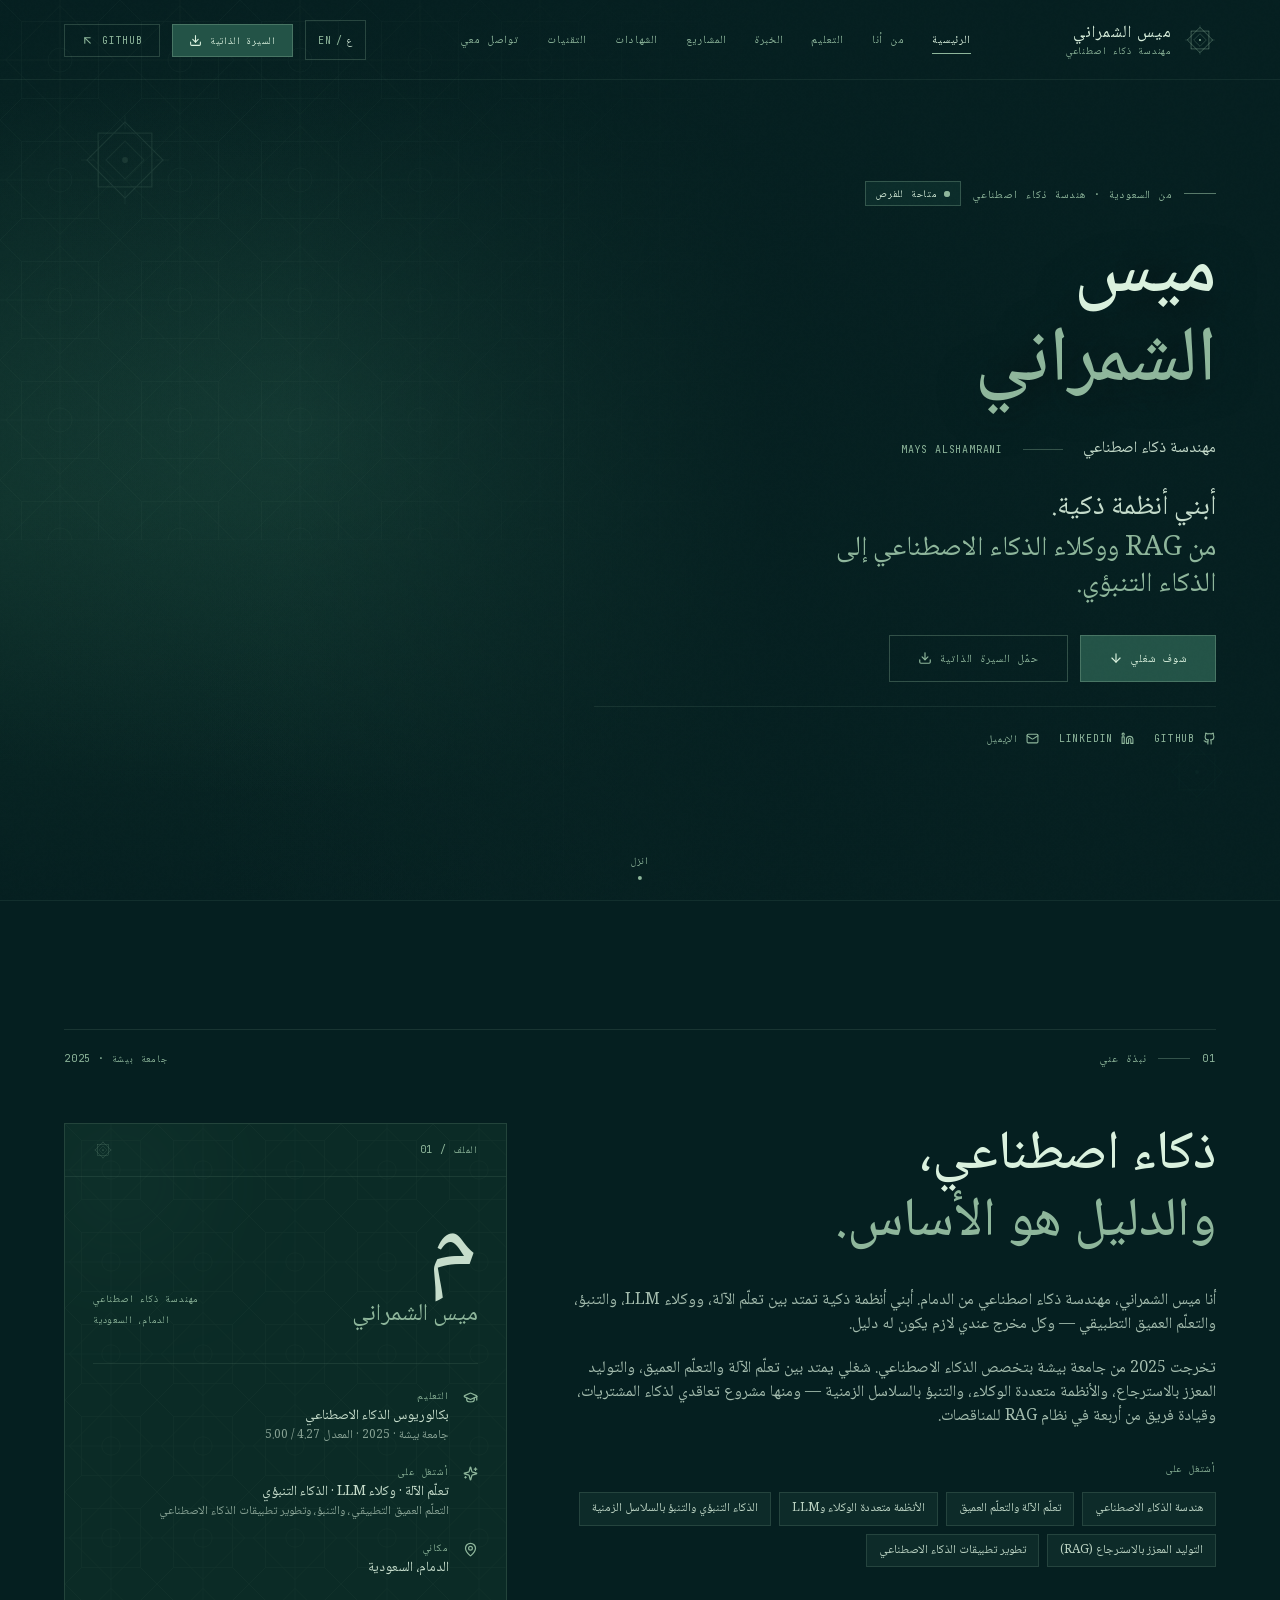
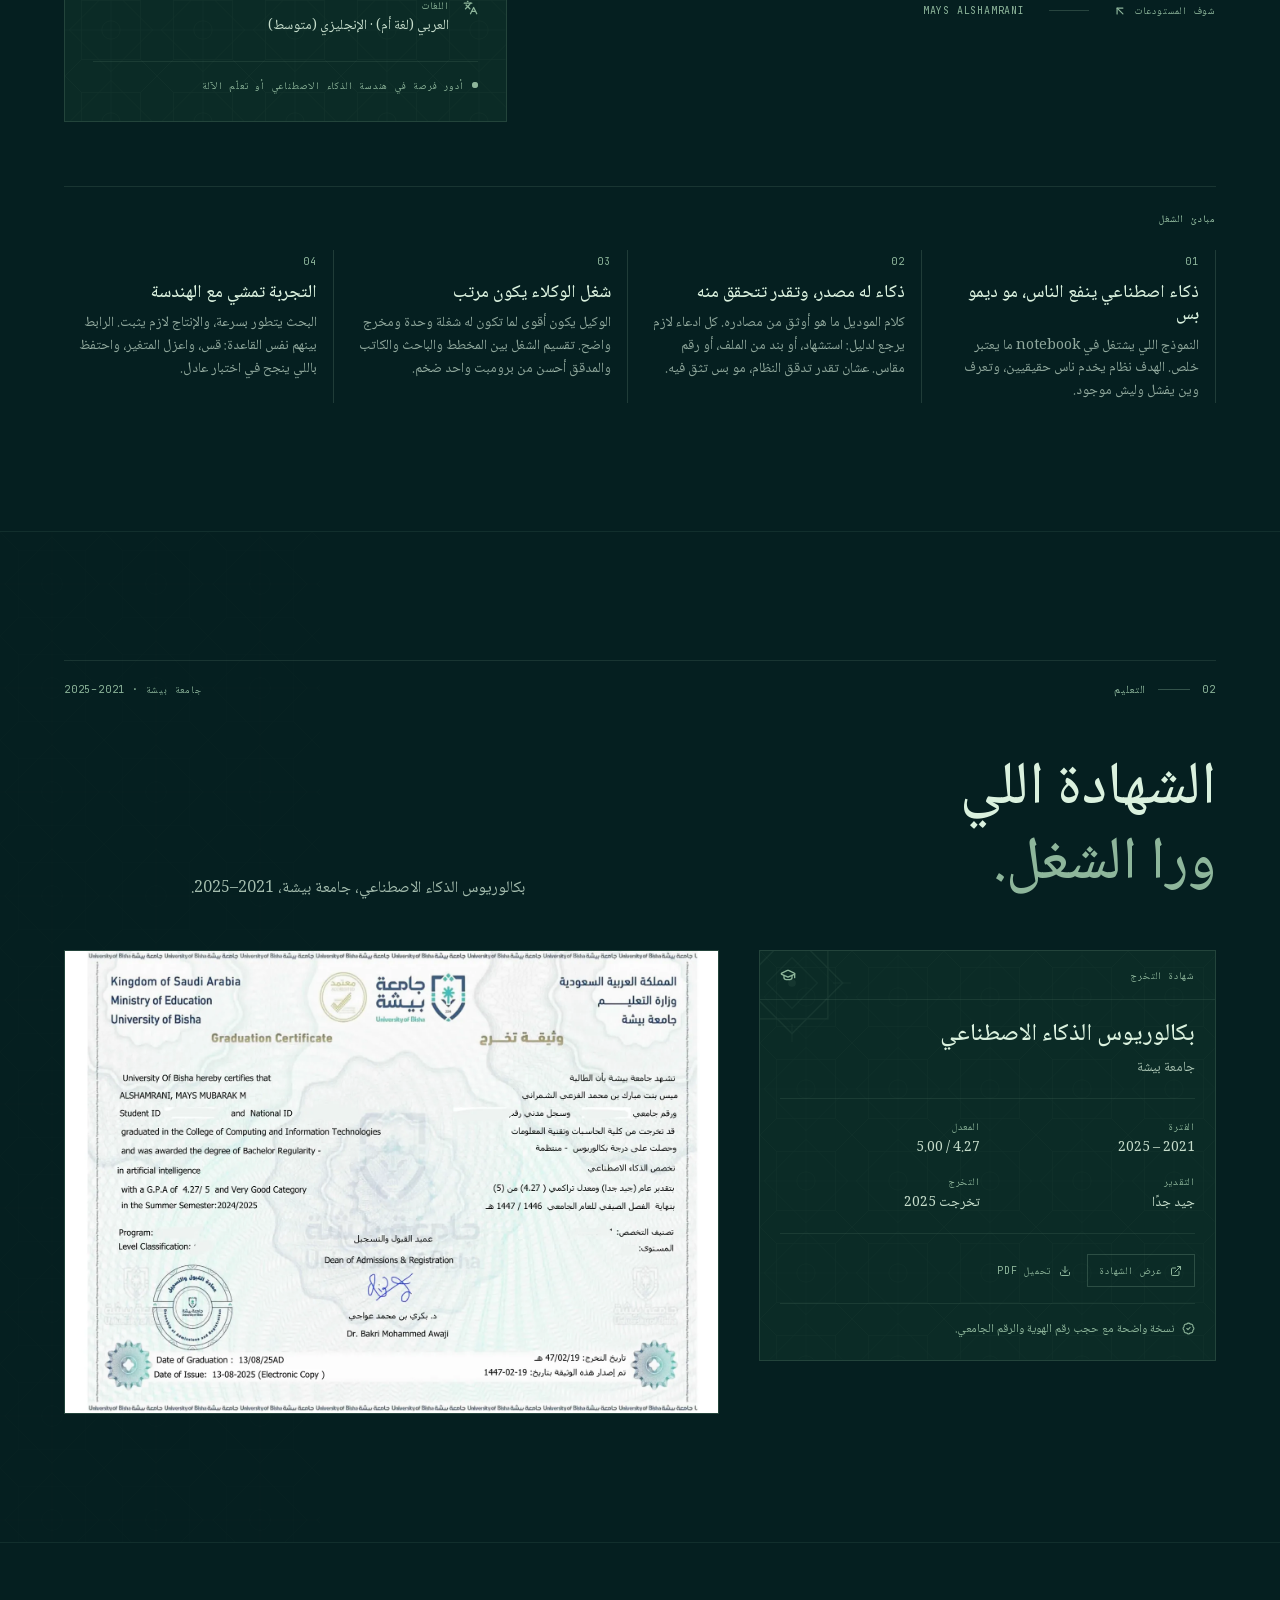
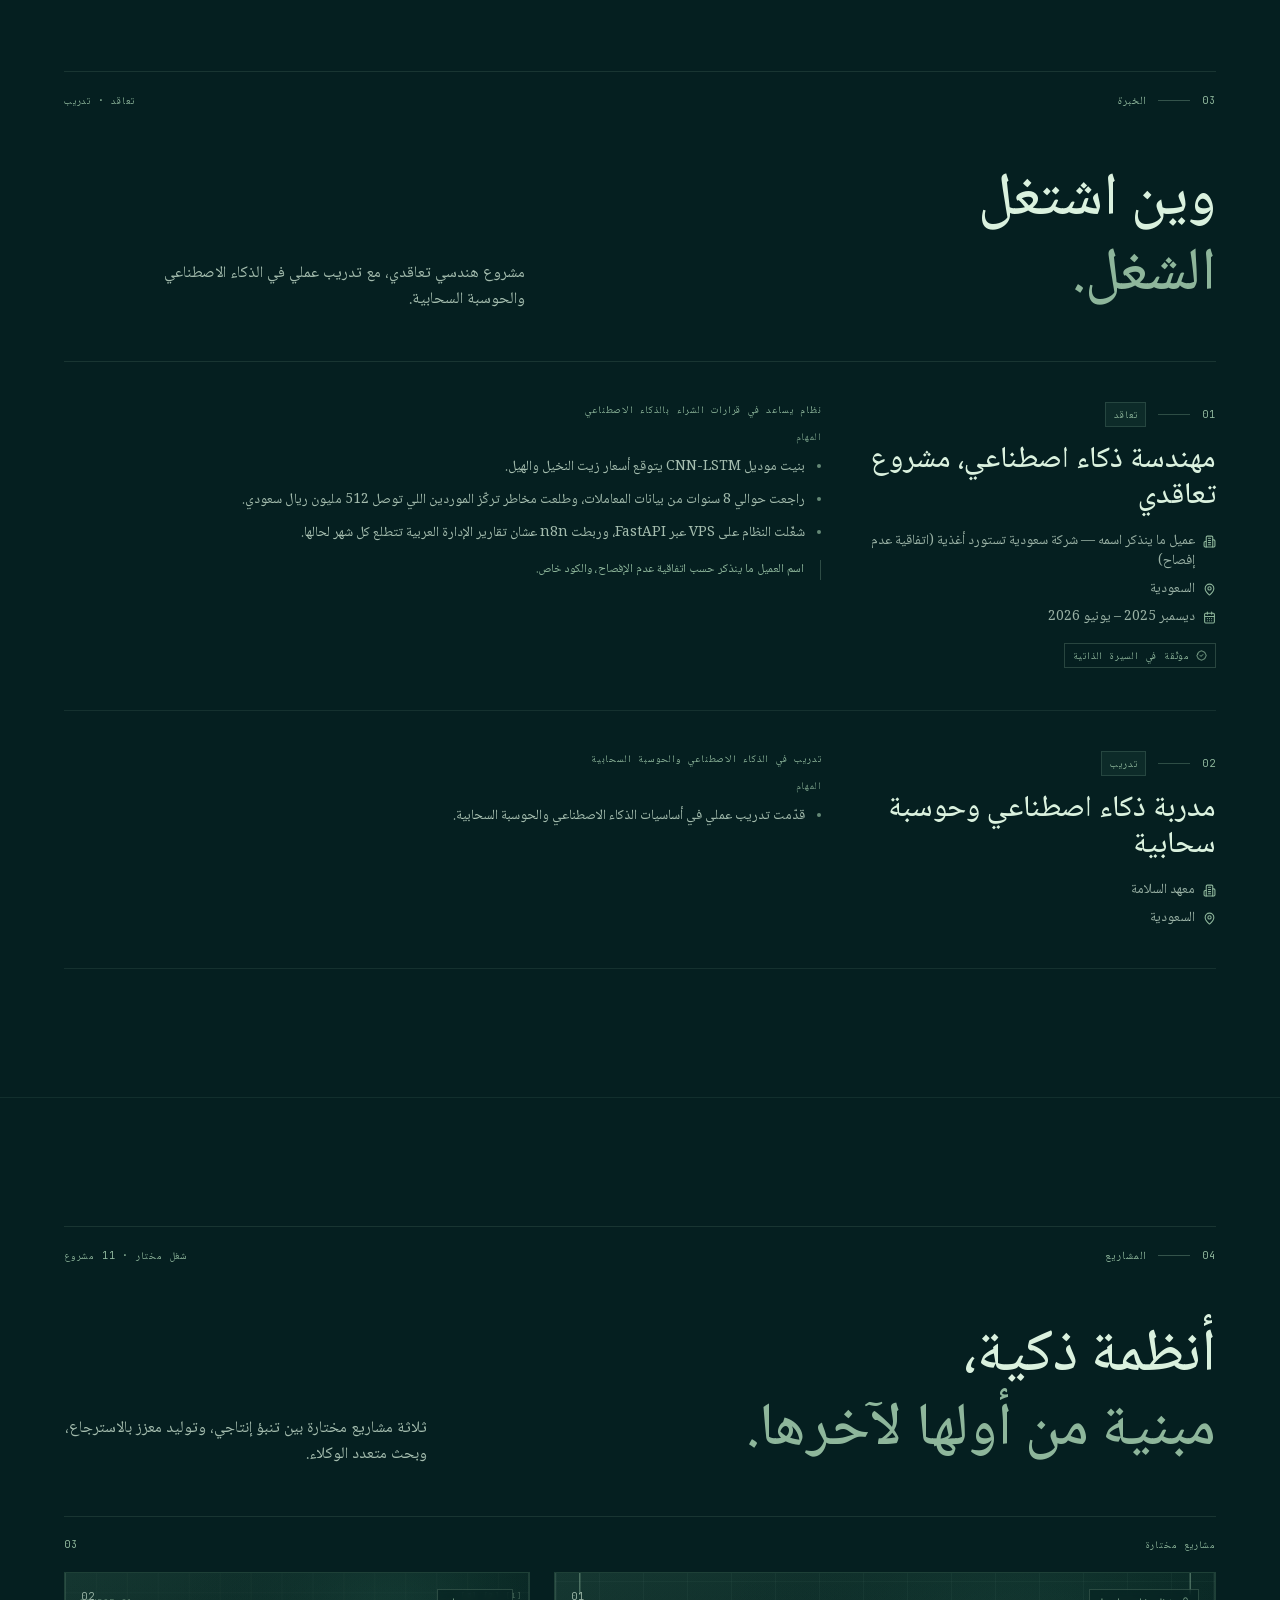
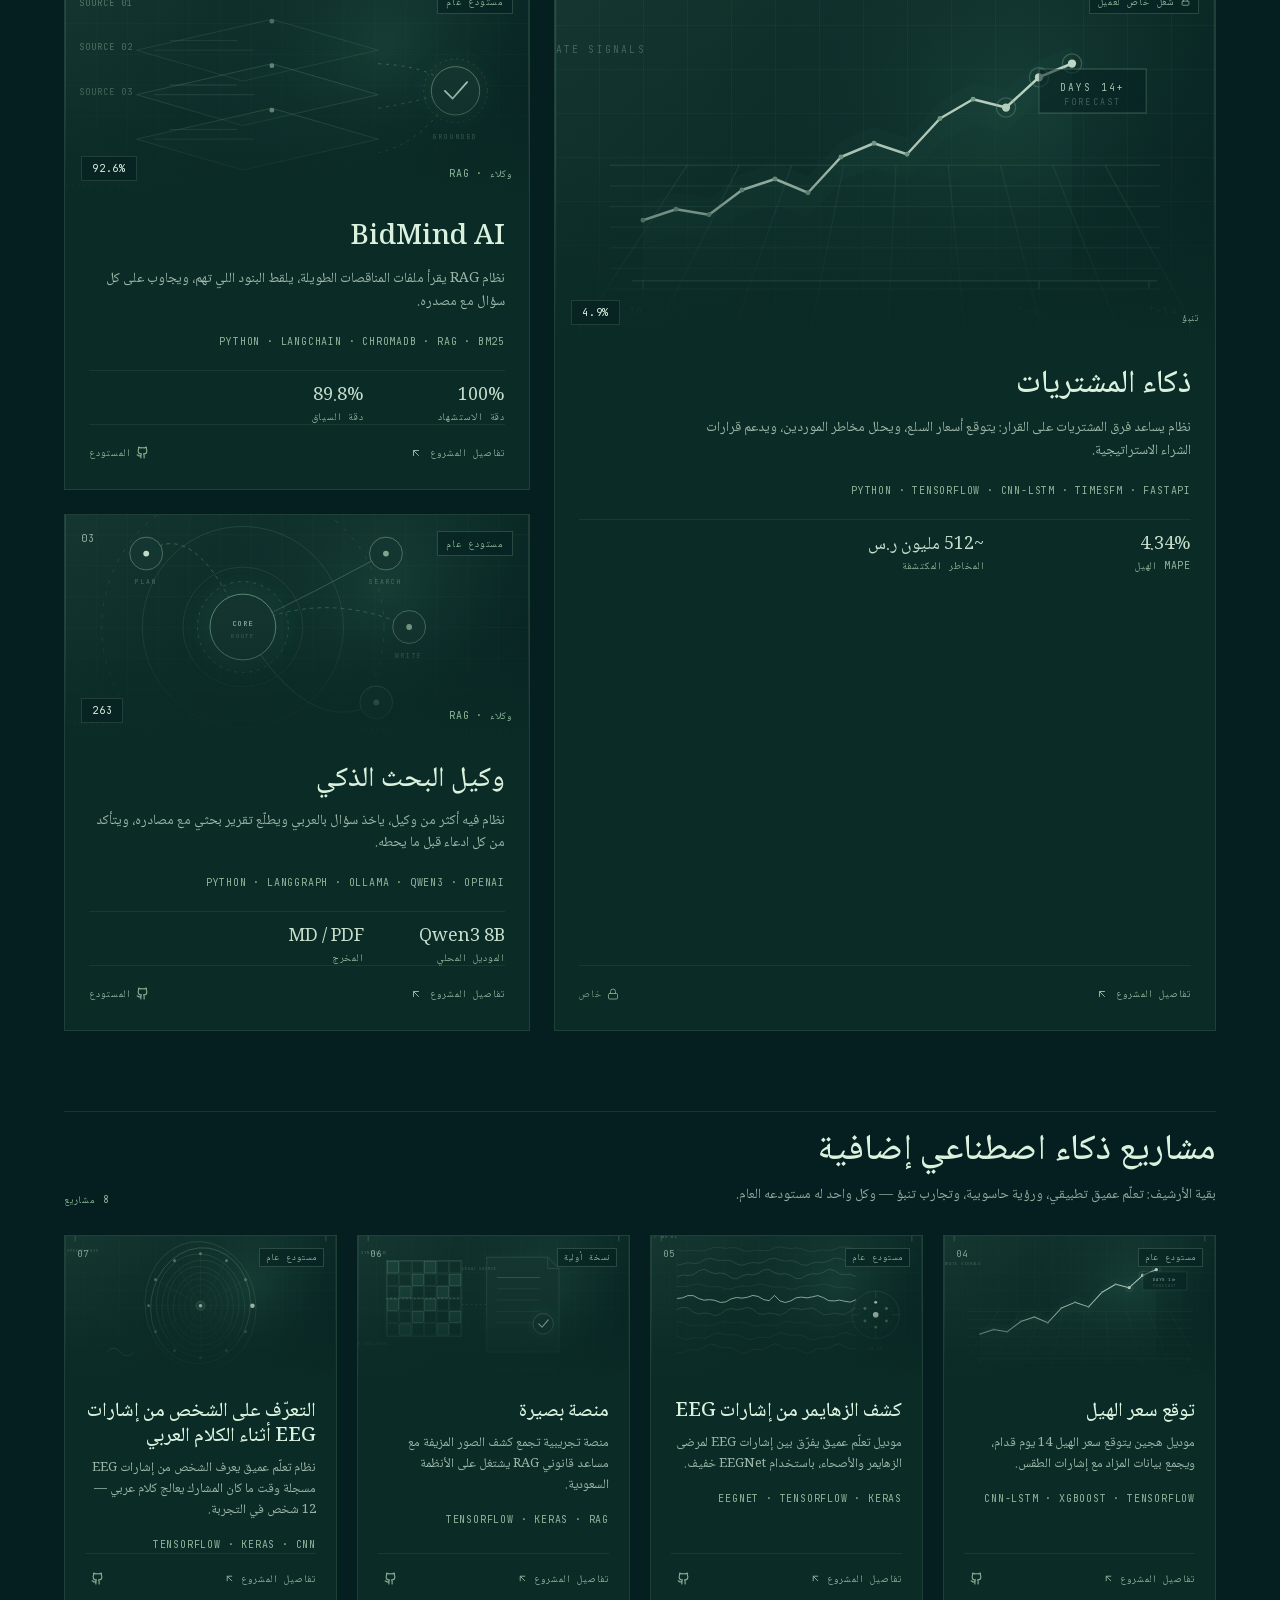
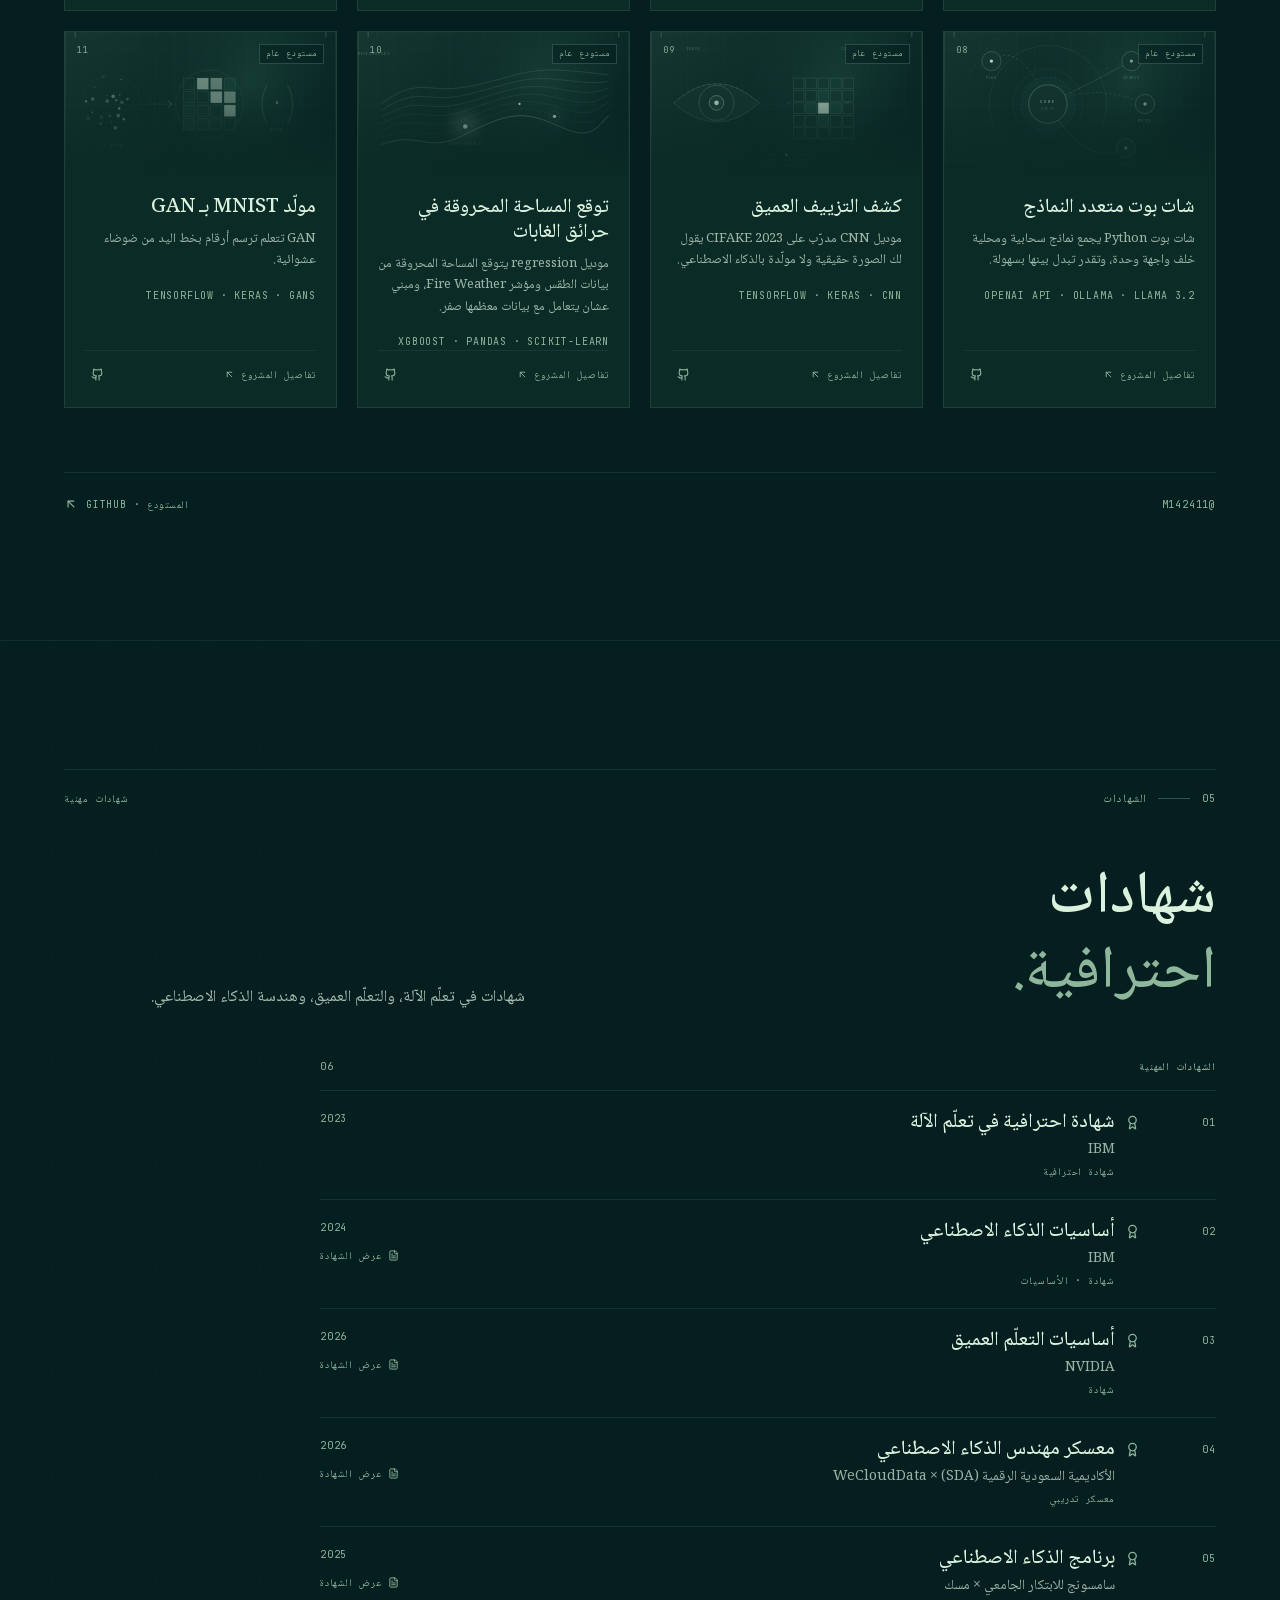
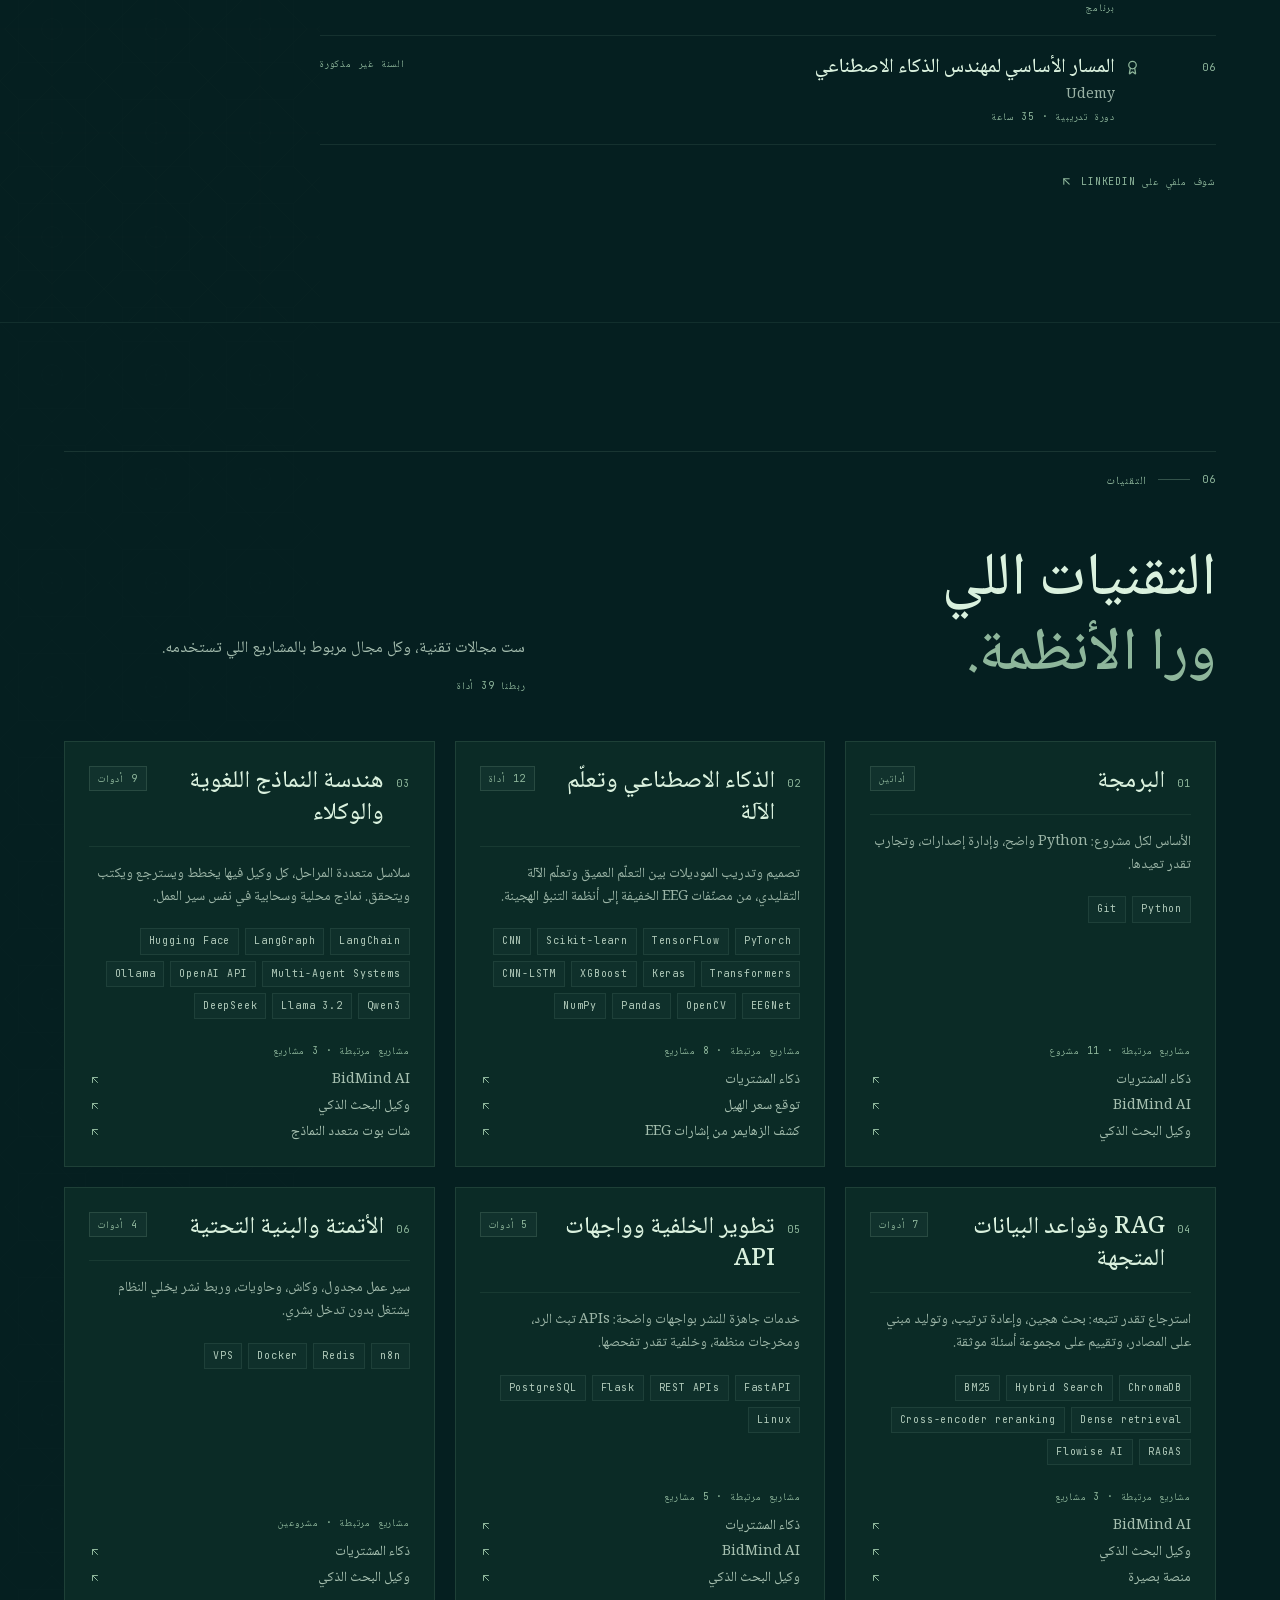
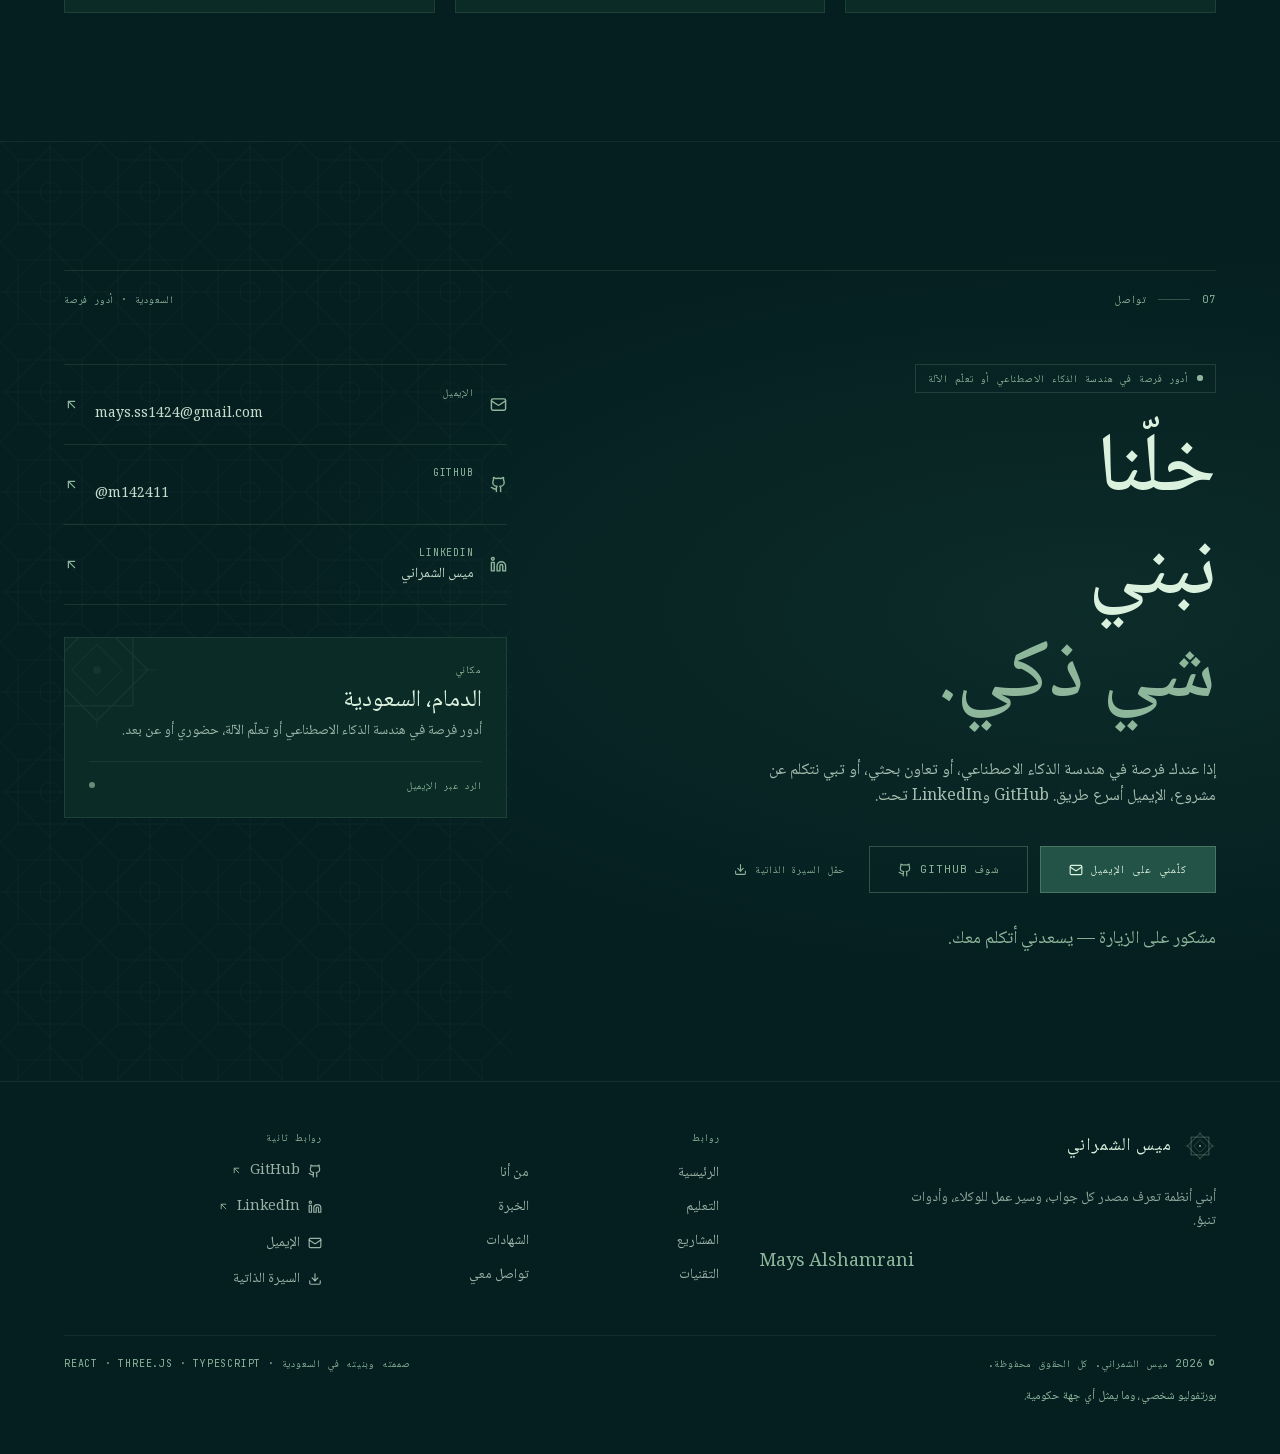
<file: ar/index.html>
<!doctype html>
<html lang="ar" dir="rtl">
  <head>
    <meta charset="UTF-8" />
    <meta name="viewport" content="width=device-width, initial-scale=1.0" />
    <meta name="color-scheme" content="dark" />
    <meta name="theme-color" content="#051F20" />

    <title>ميس الشمراني | مهندسة ذكاء اصطناعي</title>
    <meta
      name="description"
      content="مهندسة ذكاء اصطناعي في الدمام تبني أنظمة ذكية تمتد بين تعلّم الآلة، ووكلاء LLM، والتنبؤ، والتعلّم العميق التطبيقي. شوف المشاريع والدراسات والخبرة."
    />
    <meta name="author" content="ميس الشمراني" />
    <meta name="robots" content="index, follow" />

    <link rel="icon" type="image/svg+xml" href="/favicon.svg" />
    <link rel="manifest" href="/manifest.webmanifest" />
    <link rel="apple-touch-icon" href="/apple-touch-icon.png" />

    <meta property="og:type" content="website" />
    <meta property="og:site_name" content="ميس الشمراني" />
    <meta property="og:title" content="ميس الشمراني | مهندسة ذكاء اصطناعي" />
    <meta
      property="og:description"
      content="مهندسة ذكاء اصطناعي في الدمام تبني أنظمة ذكية تمتد بين تعلّم الآلة، ووكلاء LLM، والتنبؤ، والتعلّم العميق التطبيقي. شوف المشاريع والدراسات والخبرة."
    />
    <meta property="og:image" content="https://m142411.github.io/og-image-ar.jpg" />
    <meta property="og:image:type" content="image/jpeg" />
    <meta property="og:image:width" content="1200" />
    <meta property="og:image:height" content="630" />
    <meta
      property="og:image:alt"
      content="ميس الشمراني، مهندسة ذكاء اصطناعي — سيفان سعوديان متقاطعان ونخلة على خلفية خضراء داكنة."
    />
    <meta property="og:locale" content="ar_SA" />
    <meta property="og:locale:alternate" content="en_US" />

    <meta name="twitter:card" content="summary_large_image" />
    <meta name="twitter:title" content="ميس الشمراني | مهندسة ذكاء اصطناعي" />
    <meta
      name="twitter:description"
      content="مهندسة ذكاء اصطناعي في الدمام تبني أنظمة ذكية تمتد بين تعلّم الآلة، ووكلاء LLM، والتنبؤ، والتعلّم العميق التطبيقي. شوف المشاريع والدراسات والخبرة."
    />
    <meta name="twitter:image" content="https://m142411.github.io/og-image-ar.jpg" />
    <meta
      name="twitter:image:alt"
      content="ميس الشمراني، مهندسة ذكاء اصطناعي — سيفان سعوديان متقاطعان ونخلة على خلفية خضراء داكنة."
    />

    <link rel="preload" href="/fonts/noto-naskh-arabic-normal-400-arabic-b4bcd850.woff2" as="font" type="font/woff2" crossorigin />
    <link rel="preload" href="/fonts/jetbrains-mono-normal-400-latin-1cd702cd.woff2" as="font" type="font/woff2" crossorigin />
    <style data-font-faces>
/*
 * Self-hosted font subsets (Latin + Arabic) from Google Fonts.
 * Keeping the files on our origin removes a third-party connection, lets the
 * browser cache them across visits, and avoids sending visitor IPs to Google.
 */

@font-face {
  font-family: 'Cormorant Garamond';
  font-style: normal;
  font-weight: 300 700;
  font-display: swap;
  src: url('/fonts/cormorant-garamond-normal-400-latin-e99b45a2.woff2') format('woff2');
  unicode-range: U+0000-00FF, U+0131, U+0152-0153, U+02BB-02BC, U+02C6, U+02DA, U+02DC,
    U+0304, U+0308, U+0329, U+2000-206F, U+20AC, U+2122, U+2191, U+2193, U+2212, U+2215,
    U+FEFF, U+FFFD;
}

@font-face {
  font-family: 'Cormorant Garamond';
  font-style: italic;
  font-weight: 300 700;
  font-display: swap;
  src: url('/fonts/cormorant-garamond-italic-400-latin-fe99e303.woff2') format('woff2');
  unicode-range: U+0000-00FF, U+0131, U+0152-0153, U+02BB-02BC, U+02C6, U+02DA, U+02DC,
    U+0304, U+0308, U+0329, U+2000-206F, U+20AC, U+2122, U+2191, U+2193, U+2212, U+2215,
    U+FEFF, U+FFFD;
}

@font-face {
  font-family: 'Space Grotesk';
  font-style: normal;
  font-weight: 300 700;
  font-display: swap;
  src: url('/fonts/space-grotesk-normal-300-latin-a57c9413.woff2') format('woff2');
  unicode-range: U+0000-00FF, U+0131, U+0152-0153, U+02BB-02BC, U+02C6, U+02DA, U+02DC,
    U+0304, U+0308, U+0329, U+2000-206F, U+20AC, U+2122, U+2191, U+2193, U+2212, U+2215,
    U+FEFF, U+FFFD;
}

@font-face {
  font-family: 'JetBrains Mono';
  font-style: normal;
  font-weight: 400 800;
  font-display: swap;
  src: url('/fonts/jetbrains-mono-normal-400-latin-1cd702cd.woff2') format('woff2');
  unicode-range: U+0000-00FF, U+0131, U+0152-0153, U+02BB-02BC, U+02C6, U+02DA, U+02DC,
    U+0304, U+0308, U+0329, U+2000-206F, U+20AC, U+2122, U+2191, U+2193, U+2212, U+2215,
    U+FEFF, U+FFFD;
}

@font-face {
  font-family: 'Noto Naskh Arabic';
  font-style: normal;
  font-weight: 400 700;
  font-display: swap;
  src: url('/fonts/noto-naskh-arabic-normal-400-arabic-b4bcd850.woff2') format('woff2');
  unicode-range: U+0600-06FF, U+0750-077F, U+0870-0891, U+0897-08E1, U+08E3-08FF,
    U+200C-200E, U+2010-2011, U+204F, U+2E41, U+FB50-FDFF, U+FE70-FE74, U+FE76-FEFC,
    U+102E0-102FB, U+10E60-10E7E, U+10EC2-10EC7, U+10EC9-10EEE, U+10EF0-10EFF,
    U+1EE00-1EE03, U+1EE05-1EE1F, U+1EE21-1EE22, U+1EE24, U+1EE27, U+1EE29-1EE32,
    U+1EE34-1EE37, U+1EE39, U+1EE3B, U+1EE42, U+1EE47, U+1EE49, U+1EE4B, U+1EE4D-1EE4F,
    U+1EE51-1EE52, U+1EE54, U+1EE57, U+1EE59, U+1EE5B, U+1EE5D, U+1EE5F, U+1EE61-1EE62,
    U+1EE64, U+1EE67-1EE6A, U+1EE6C-1EE72, U+1EE74-1EE77, U+1EE79-1EE7C, U+1EE7E,
    U+1EE80-1EE89, U+1EE8B-1EE9B, U+1EEA1-1EEA3, U+1EEA5-1EEA9, U+1EEAB-1EEBB,
    U+1EEF0-1EEF1;
}

@font-face {
  font-family: 'Noto Naskh Arabic';
  font-style: normal;
  font-weight: 400 700;
  font-display: swap;
  src: url('/fonts/noto-naskh-arabic-normal-400-latin-3d1202eb.woff2') format('woff2');
  unicode-range: U+0000-00FF, U+0131, U+0152-0153, U+02BB-02BC, U+02C6, U+02DA, U+02DC,
    U+0304, U+0308, U+0329, U+2000-206F, U+20AC, U+2122, U+2191, U+2193, U+2212, U+2215,
    U+FEFF, U+FFFD;
}

</style>

    <script type="application/ld+json">
      {
        "@context": "https://schema.org",
        "@type": "Person",
        "@id": "https://m142411.github.io/#person",
        "name": "ميس الشمراني",
        "alternateName": "Mays Alshamrani",
        "jobTitle": "مهندسة ذكاء اصطناعي",
        "description": "مهندسة ذكاء اصطناعي تبني أنظمة ذكية تمتد بين تعلّم الآلة، ووكلاء LLM، والتنبؤ، والتعلّم العميق التطبيقي.",
        "email": "mailto:mays.ss1424@gmail.com",
        "url": "https://m142411.github.io/ar/",
        "sameAs": [
          "https://github.com/m142411",
          "https://www.linkedin.com/in/mays-alshamrani-885238255"
        ],
        "alumniOf": {
          "@type": "CollegeOrUniversity",
          "name": "جامعة بيشة"
        },
        "address": {
          "@type": "PostalAddress",
          "addressLocality": "الدمام",
          "addressCountry": "SA"
        },
        "knowsLanguage": ["ar", "en"],
        "knowsAbout": [
          "الذكاء الاصطناعي",
          "التوليد المعزز بالاسترجاع",
          "النماذج اللغوية الكبيرة",
          "الأنظمة متعددة الوكلاء",
          "التنبؤ بالسلاسل الزمنية",
          "التعلم العميق",
          "الرؤية الحاسوبية",
          "تحليلات المشتريات"
        ],
        "hasOccupation": {
          "@type": "Occupation",
          "name": "مهندسة ذكاء اصطناعي",
          "occupationLocation": {
            "@type": "Country",
            "name": "السعودية"
          }
        },
        "hasCredential": [
          {
            "@type": "EducationalOccupationalCredential",
            "name": "AI Engineer Bootcamp",
            "credentialCategory": "Bootcamp",
            "recognizedBy": {
              "@type": "Organization",
              "name": "Saudi Digital Academy (SDA) and WeCloudData"
            }
          },
          {
            "@type": "EducationalOccupationalCredential",
            "name": "Professional Certificate in Machine Learning",
            "credentialCategory": "Professional certificate",
            "recognizedBy": { "@type": "Organization", "name": "IBM" }
          },
          {
            "@type": "EducationalOccupationalCredential",
            "name": "AI Foundations",
            "credentialCategory": "Certificate",
            "recognizedBy": { "@type": "Organization", "name": "IBM" }
          },
          {
            "@type": "EducationalOccupationalCredential",
            "name": "Fundamentals of Deep Learning",
            "credentialCategory": "Certificate",
            "recognizedBy": { "@type": "Organization", "name": "NVIDIA" }
          },
          {
            "@type": "EducationalOccupationalCredential",
            "name": "AI Program",
            "credentialCategory": "Program",
            "recognizedBy": {
              "@type": "Organization",
              "name": "Samsung Innovation Campus and Misk"
            }
          },
          {
            "@type": "EducationalOccupationalCredential",
            "name": "AI Engineer Core Track",
            "credentialCategory": "Course",
            "recognizedBy": { "@type": "Organization", "name": "Udemy" }
          }
        ]
      }
    </script>

    <script type="application/ld+json">
      {
        "@context": "https://schema.org",
        "@graph": [
          {
            "@type": "WebSite",
            "@id": "https://m142411.github.io/#website",
            "url": "https://m142411.github.io/",
            "name": "ميس الشمراني — مهندسة ذكاء اصطناعي",
            "alternateName": "Mays Alshamrani — AI Engineer",
            "inLanguage": ["ar", "en"],
            "author": { "@id": "https://m142411.github.io/#person" }
          },
          {
            "@type": "ProfilePage",
            "@id": "https://m142411.github.io/ar/#profile",
            "url": "https://m142411.github.io/ar/",
            "name": "ميس الشمراني | مهندسة ذكاء اصطناعي",
            "inLanguage": "ar",
            "isPartOf": { "@id": "https://m142411.github.io/#website" },
            "mainEntity": { "@id": "https://m142411.github.io/#person" }
          }
        ]
      }
    </script>
    <script type="module" crossorigin src="/assets/main-DSHE09LR.js"></script>
    <style data-main-css>
*,:before,:after{--tw-border-spacing-x: 0;--tw-border-spacing-y: 0;--tw-translate-x: 0;--tw-translate-y: 0;--tw-rotate: 0;--tw-skew-x: 0;--tw-skew-y: 0;--tw-scale-x: 1;--tw-scale-y: 1;--tw-pan-x: ;--tw-pan-y: ;--tw-pinch-zoom: ;--tw-scroll-snap-strictness: proximity;--tw-gradient-from-position: ;--tw-gradient-via-position: ;--tw-gradient-to-position: ;--tw-ordinal: ;--tw-slashed-zero: ;--tw-numeric-figure: ;--tw-numeric-spacing: ;--tw-numeric-fraction: ;--tw-ring-inset: ;--tw-ring-offset-width: 0px;--tw-ring-offset-color: #fff;--tw-ring-color: rgb(59 130 246 / .5);--tw-ring-offset-shadow: 0 0 #0000;--tw-ring-shadow: 0 0 #0000;--tw-shadow: 0 0 #0000;--tw-shadow-colored: 0 0 #0000;--tw-blur: ;--tw-brightness: ;--tw-contrast: ;--tw-grayscale: ;--tw-hue-rotate: ;--tw-invert: ;--tw-saturate: ;--tw-sepia: ;--tw-drop-shadow: ;--tw-backdrop-blur: ;--tw-backdrop-brightness: ;--tw-backdrop-contrast: ;--tw-backdrop-grayscale: ;--tw-backdrop-hue-rotate: ;--tw-backdrop-invert: ;--tw-backdrop-opacity: ;--tw-backdrop-saturate: ;--tw-backdrop-sepia: ;--tw-contain-size: ;--tw-contain-layout: ;--tw-contain-paint: ;--tw-contain-style: }::backdrop{--tw-border-spacing-x: 0;--tw-border-spacing-y: 0;--tw-translate-x: 0;--tw-translate-y: 0;--tw-rotate: 0;--tw-skew-x: 0;--tw-skew-y: 0;--tw-scale-x: 1;--tw-scale-y: 1;--tw-pan-x: ;--tw-pan-y: ;--tw-pinch-zoom: ;--tw-scroll-snap-strictness: proximity;--tw-gradient-from-position: ;--tw-gradient-via-position: ;--tw-gradient-to-position: ;--tw-ordinal: ;--tw-slashed-zero: ;--tw-numeric-figure: ;--tw-numeric-spacing: ;--tw-numeric-fraction: ;--tw-ring-inset: ;--tw-ring-offset-width: 0px;--tw-ring-offset-color: #fff;--tw-ring-color: rgb(59 130 246 / .5);--tw-ring-offset-shadow: 0 0 #0000;--tw-ring-shadow: 0 0 #0000;--tw-shadow: 0 0 #0000;--tw-shadow-colored: 0 0 #0000;--tw-blur: ;--tw-brightness: ;--tw-contrast: ;--tw-grayscale: ;--tw-hue-rotate: ;--tw-invert: ;--tw-saturate: ;--tw-sepia: ;--tw-drop-shadow: ;--tw-backdrop-blur: ;--tw-backdrop-brightness: ;--tw-backdrop-contrast: ;--tw-backdrop-grayscale: ;--tw-backdrop-hue-rotate: ;--tw-backdrop-invert: ;--tw-backdrop-opacity: ;--tw-backdrop-saturate: ;--tw-backdrop-sepia: ;--tw-contain-size: ;--tw-contain-layout: ;--tw-contain-paint: ;--tw-contain-style: }*,:before,:after{box-sizing:border-box;border-width:0;border-style:solid;border-color:#e5e7eb}:before,:after{--tw-content: ""}html,:host{line-height:1.5;-webkit-text-size-adjust:100%;-moz-tab-size:4;-o-tab-size:4;tab-size:4;font-family:Space Grotesk,system-ui,sans-serif;font-feature-settings:normal;font-variation-settings:normal;-webkit-tap-highlight-color:transparent}body{margin:0;line-height:inherit}hr{height:0;color:inherit;border-top-width:1px}abbr:where([title]){-webkit-text-decoration:underline dotted;text-decoration:underline dotted}h1,h2,h3,h4,h5,h6{font-size:inherit;font-weight:inherit}a{color:inherit;text-decoration:inherit}b,strong{font-weight:bolder}code,kbd,samp,pre{font-family:JetBrains Mono,monospace;font-feature-settings:normal;font-variation-settings:normal;font-size:1em}small{font-size:80%}sub,sup{font-size:75%;line-height:0;position:relative;vertical-align:baseline}sub{bottom:-.25em}sup{top:-.5em}table{text-indent:0;border-color:inherit;border-collapse:collapse}button,input,optgroup,select,textarea{font-family:inherit;font-feature-settings:inherit;font-variation-settings:inherit;font-size:100%;font-weight:inherit;line-height:inherit;letter-spacing:inherit;color:inherit;margin:0;padding:0}button,select{text-transform:none}button,input:where([type=button]),input:where([type=reset]),input:where([type=submit]){-webkit-appearance:button;background-color:transparent;background-image:none}:-moz-focusring{outline:auto}:-moz-ui-invalid{box-shadow:none}progress{vertical-align:baseline}::-webkit-inner-spin-button,::-webkit-outer-spin-button{height:auto}[type=search]{-webkit-appearance:textfield;outline-offset:-2px}::-webkit-search-decoration{-webkit-appearance:none}::-webkit-file-upload-button{-webkit-appearance:button;font:inherit}summary{display:list-item}blockquote,dl,dd,h1,h2,h3,h4,h5,h6,hr,figure,p,pre{margin:0}fieldset{margin:0;padding:0}legend{padding:0}ol,ul,menu{list-style:none;margin:0;padding:0}dialog{padding:0}textarea{resize:vertical}input::-moz-placeholder,textarea::-moz-placeholder{opacity:1;color:#9ca3af}input::placeholder,textarea::placeholder{opacity:1;color:#9ca3af}button,[role=button]{cursor:pointer}:disabled{cursor:default}img,svg,video,canvas,audio,iframe,embed,object{display:block;vertical-align:middle}img,video{max-width:100%;height:auto}[hidden]:where(:not([hidden=until-found])){display:none}:root{--forest-deep: #051f20;--forest-dark: #0b2b26;--forest-mid: #163832;--forest-emerald: #235347;--forest-sage: #8eb69b;--forest-mint: #daf1de;color-scheme:dark}html{scroll-behavior:smooth;scroll-padding-top:6rem;-webkit-text-size-adjust:100%}body{--tw-bg-opacity: 1;background-color:rgb(5 31 32 / var(--tw-bg-opacity, 1));--tw-text-opacity: 1;color:rgb(218 241 222 / var(--tw-text-opacity, 1));-webkit-font-smoothing:antialiased;-moz-osx-font-smoothing:grayscale;font-family:Space Grotesk,system-ui,sans-serif;font-feature-settings:"ss01" 1,"ss02" 1;overflow-x:hidden}h1,h2,h3,h4{font-family:Cormorant Garamond,Times New Roman,serif;font-weight:500}::-moz-selection{background-color:#235347;color:#daf1de}::selection{background-color:#235347;color:#daf1de}:focus-visible{outline:2px solid #8eb69b;outline-offset:4px}[dir=rtl] body{font-family:Noto Naskh Arabic,Space Grotesk,system-ui,sans-serif}[dir=rtl] .font-display{font-family:Noto Naskh Arabic,Cormorant Garamond,serif}[dir=rtl] h1,[dir=rtl] h2,[dir=rtl] h3,[dir=rtl] h4,[dir=rtl] p,[dir=rtl] li,[dir=rtl] a,[dir=rtl] button,[dir=rtl] dt,[dir=rtl] dd{letter-spacing:normal}[dir=rtl] .font-mono,[dir=rtl] .eyebrow{font-family:JetBrains Mono,Noto Naskh Arabic,monospace;letter-spacing:.08em}[dir=rtl] .btn-primary,[dir=rtl] .btn-ghost,[dir=rtl] .nav-link{font-family:JetBrains Mono,Noto Naskh Arabic,monospace}[dir=rtl] .italic{font-style:normal}[dir=rtl] .hero-name{font-size:clamp(3.2rem,6.1vw,6rem);line-height:1.14;letter-spacing:-.01em}[dir=rtl] h1,[dir=rtl] h2{line-height:1.24}::-webkit-scrollbar{width:10px;height:10px}::-webkit-scrollbar-track{background:#051f20}::-webkit-scrollbar-thumb{background:#235347;border:2px solid #051f20}::-webkit-scrollbar-thumb:hover{background:#235347;box-shadow:inset 0 0 0 20px #daf1de1a}.container{width:100%}@media(min-width:640px){.container{max-width:640px}}@media(min-width:768px){.container{max-width:768px}}@media(min-width:1024px){.container{max-width:1024px}}@media(min-width:1280px){.container{max-width:1280px}}@media(min-width:1536px){.container{max-width:1536px}}.container-shell{margin-left:auto;margin-right:auto;width:100%;max-width:1500px;padding-left:1.5rem;padding-right:1.5rem}@media(min-width:768px){.container-shell{padding-left:2.5rem;padding-right:2.5rem}}@media(min-width:1024px){.container-shell{padding-left:4rem;padding-right:4rem}}[dir=rtl] .eyebrow{font-family:JetBrains Mono,Noto Naskh Arabic,monospace;letter-spacing:.08em}.eyebrow{font-family:JetBrains Mono,monospace;font-size:10px;text-transform:uppercase;letter-spacing:.34em;--tw-text-opacity: 1;color:rgb(142 182 155 / var(--tw-text-opacity, 1))}@media(min-width:768px){.eyebrow{font-size:11px}}[dir=rtl] .btn-primary{font-family:JetBrains Mono,Noto Naskh Arabic,monospace;letter-spacing:.08em}.btn-primary{position:relative;display:inline-flex;align-items:center;justify-content:center;gap:.5rem;overflow:hidden;--tw-bg-opacity: 1;background-color:rgb(35 83 71 / var(--tw-bg-opacity, 1));padding:.875rem 1.75rem;font-family:JetBrains Mono,monospace;font-size:11px;text-transform:uppercase;letter-spacing:.22em;--tw-text-opacity: 1;color:rgb(218 241 222 / var(--tw-text-opacity, 1));transition-property:color,background-color,border-color,text-decoration-color,fill,stroke;transition-timing-function:cubic-bezier(.4,0,.2,1);transition-duration:.5s;border:1px solid rgba(142,182,155,.35)}.btn-primary:before{content:"";position:absolute;inset:0;background:linear-gradient(120deg,transparent 0%,rgba(218,241,222,.16) 45%,transparent 70%);transform:translate(-120%);transition:transform .9s cubic-bezier(.22,1,.36,1)}.btn-primary:hover:before{transform:translate(120%)}.btn-primary:hover{background:#235347;box-shadow:inset 0 0 0 100px #daf1de12}[dir=rtl] .btn-ghost{font-family:JetBrains Mono,Noto Naskh Arabic,monospace;letter-spacing:.08em}.btn-ghost{display:inline-flex;align-items:center;justify-content:center;gap:.5rem;padding:.875rem 1.75rem;font-family:JetBrains Mono,monospace;font-size:11px;text-transform:uppercase;letter-spacing:.22em;--tw-text-opacity: 1;color:rgb(142 182 155 / var(--tw-text-opacity, 1));transition-property:all;transition-timing-function:cubic-bezier(.4,0,.2,1);transition-duration:.5s;border:1px solid rgba(142,182,155,.32)}.btn-ghost:hover{background:#8eb69b14;color:#daf1de;border-color:#8eb69b99}.hero-atmosphere{background:radial-gradient(ellipse at 76% 48%,rgba(35,83,71,.42) 0%,transparent 55%),radial-gradient(ellipse at 18% 82%,rgba(22,56,50,.36) 0%,transparent 58%),linear-gradient(180deg,#051f20,#0b2b26 56%,#051f20)}[dir=rtl] .hero-atmosphere{background:radial-gradient(ellipse at 24% 48%,rgba(35,83,71,.42) 0%,transparent 55%),radial-gradient(ellipse at 82% 82%,rgba(22,56,50,.36) 0%,transparent 58%),linear-gradient(180deg,#051f20,#0b2b26 56%,#051f20)}.hero-veil-mobile{background:radial-gradient(ellipse at 50% 62%,#051f2033,#051f20b8 48%,#051f20f7)}.hero-veil-desktop{background:linear-gradient(to right,#051f20 0%,rgba(5,31,32,.96) 40%,rgba(5,31,32,.58) 58%,rgba(5,31,32,.08) 78%,transparent 100%)}[dir=rtl] .hero-veil-desktop{background:linear-gradient(to left,#051f20 0%,rgba(5,31,32,.96) 40%,rgba(5,31,32,.58) 58%,rgba(5,31,32,.08) 78%,transparent 100%)}.contact-atmosphere{background:radial-gradient(ellipse at 15% 50%,rgba(35,83,71,.35) 0%,transparent 55%)}[dir=rtl] .contact-atmosphere{background:radial-gradient(ellipse at 85% 50%,rgba(35,83,71,.35) 0%,transparent 55%)}.card-spotlight{position:relative}.card-spotlight:after{content:"";position:absolute;inset:0;pointer-events:none;opacity:0;transition:opacity .5s ease;background:radial-gradient(420px circle at var(--spot-x, 50%) var(--spot-y, 50%),rgba(142,182,155,.14),transparent 62%)}.card-spotlight:hover:after,.card-spotlight:focus-within:after{opacity:1}.link-line{background-image:linear-gradient(currentColor,currentColor);background-position:0 100%;background-repeat:no-repeat;background-size:0% 1px;transition:background-size .45s cubic-bezier(.22,1,.36,1)}.link-line:hover,.link-line:focus-visible{background-size:100% 1px}[dir=rtl] .link-line{background-position:100% 100%}.cover-scan{position:absolute;inset:0;pointer-events:none;overflow:hidden}.cover-scan:before{content:"";position:absolute;left:0;right:0;top:-40%;height:38%;background:linear-gradient(to bottom,transparent,rgba(218,241,222,.12),transparent);transition:transform 1.1s cubic-bezier(.22,1,.36,1)}.\!group:hover .cover-scan:before{transform:translateY(420%)!important}.group:hover .cover-scan:before{transform:translateY(420%)}[dir=rtl] .nav-link{font-family:JetBrains Mono,Noto Naskh Arabic,monospace;letter-spacing:.08em}.nav-link{position:relative;padding-top:.5rem;padding-bottom:.5rem;font-family:JetBrains Mono,monospace;font-size:11px;text-transform:uppercase;letter-spacing:.2em;--tw-text-opacity: 1;color:rgb(142 182 155 / var(--tw-text-opacity, 1));transition-property:color,background-color,border-color,text-decoration-color,fill,stroke;transition-timing-function:cubic-bezier(.4,0,.2,1);transition-duration:.3s}.nav-link:hover{--tw-text-opacity: 1;color:rgb(218 241 222 / var(--tw-text-opacity, 1))}.nav-link:before{content:"";position:absolute;inset:-6px -8px}.nav-link[aria-current=true]{--tw-text-opacity: 1;color:rgb(218 241 222 / var(--tw-text-opacity, 1))}.nav-link[aria-current=true]:after{content:"";position:absolute;left:0;right:0;bottom:0;height:1px;background:#8eb69b}.sr-only{position:absolute;width:1px;height:1px;padding:0;margin:-1px;overflow:hidden;clip:rect(0,0,0,0);white-space:nowrap;border-width:0}.pointer-events-none{pointer-events:none}.visible{visibility:visible}.invisible{visibility:hidden}.static{position:static}.fixed{position:fixed}.absolute{position:absolute}.relative{position:relative}.sticky{position:sticky}.inset-0{inset:0}.inset-x-0{left:0;right:0}.inset-x-3{left:.75rem;right:.75rem}.inset-x-4{left:1rem;right:1rem}.inset-x-5{left:1.25rem;right:1.25rem}.inset-y-0{top:0;bottom:0}.-end-10{inset-inline-end:-2.5rem}.-end-8{inset-inline-end:-2rem}.-top-10{top:-2.5rem}.-top-8{top:-2rem}.bottom-0{bottom:0}.bottom-24{bottom:6rem}.bottom-4{bottom:1rem}.bottom-40{bottom:10rem}.bottom-5{bottom:1.25rem}.end-0{inset-inline-end:0px}.end-6{inset-inline-end:1.5rem}.end-7{inset-inline-end:1.75rem}.end-\[6\%\]{inset-inline-end:6%}.left-1\/2{left:50%}.start-\[4\%\]{inset-inline-start:4%}.top-0{top:0}.top-28{top:7rem}.top-3{top:.75rem}.top-4{top:1rem}.top-6{top:1.5rem}.isolate{isolation:isolate}.z-10{z-index:10}.z-20{z-index:20}.z-30{z-index:30}.z-\[100\]{z-index:100}.z-\[110\]{z-index:110}.z-\[60\]{z-index:60}.z-\[80\]{z-index:80}.z-\[85\]{z-index:85}.-mx-1{margin-left:-.25rem;margin-right:-.25rem}.-my-1{margin-top:-.25rem;margin-bottom:-.25rem}.-my-1\.5{margin-top:-.375rem;margin-bottom:-.375rem}.mx-auto{margin-left:auto;margin-right:auto}.mb-1{margin-bottom:.25rem}.mb-10{margin-bottom:2.5rem}.mb-3{margin-bottom:.75rem}.mt-0\.5{margin-top:.125rem}.mt-1{margin-top:.25rem}.mt-1\.5{margin-top:.375rem}.mt-10{margin-top:2.5rem}.mt-12{margin-top:3rem}.mt-16{margin-top:4rem}.mt-2{margin-top:.5rem}.mt-20{margin-top:5rem}.mt-3{margin-top:.75rem}.mt-4{margin-top:1rem}.mt-5{margin-top:1.25rem}.mt-6{margin-top:1.5rem}.mt-7{margin-top:1.75rem}.mt-8{margin-top:2rem}.mt-9{margin-top:2.25rem}.mt-auto{margin-top:auto}.line-clamp-3{overflow:hidden;display:-webkit-box;-webkit-box-orient:vertical;-webkit-line-clamp:3}.block{display:block}.inline-block{display:inline-block}.flex{display:flex}.inline-flex{display:inline-flex}.grid{display:grid}.hidden{display:none}.h-1{height:.25rem}.h-1\.5{height:.375rem}.h-10{height:2.5rem}.h-16{height:4rem}.h-24{height:6rem}.h-32{height:8rem}.h-36{height:9rem}.h-48{height:12rem}.h-5{height:1.25rem}.h-52{height:13rem}.h-6{height:1.5rem}.h-60{height:15rem}.h-64{height:16rem}.h-8{height:2rem}.h-\[60vh\]{height:60vh}.h-auto{height:auto}.h-full{height:100%}.h-px{height:1px}.max-h-\[92vh\]{max-height:92vh}.min-h-0{min-height:0px}.min-h-6{min-height:1.5rem}.min-h-\[100svh\]{min-height:100svh}.min-h-\[60vh\]{min-height:60vh}.min-h-screen{min-height:100vh}.w-1{width:.25rem}.w-1\.5{width:.375rem}.w-1\/4{width:25%}.w-10{width:2.5rem}.w-16{width:4rem}.w-2\/5{width:40%}.w-24{width:6rem}.w-32{width:8rem}.w-48{width:12rem}.w-5{width:1.25rem}.w-6{width:1.5rem}.w-8{width:2rem}.w-auto{width:auto}.w-full{width:100%}.w-px{width:1px}.min-w-0{min-width:0px}.max-w-2xl{max-width:42rem}.max-w-3xl{max-width:48rem}.max-w-4xl{max-width:56rem}.max-w-6xl{max-width:72rem}.max-w-\[1500px\]{max-width:1500px}.max-w-lg{max-width:32rem}.max-w-md{max-width:28rem}.max-w-prose{max-width:65ch}.max-w-xl{max-width:36rem}.max-w-xs{max-width:20rem}.flex-1{flex:1 1 0%}.shrink-0{flex-shrink:0}.-translate-x-1\/2{--tw-translate-x: -50%;transform:translate(var(--tw-translate-x),var(--tw-translate-y)) rotate(var(--tw-rotate)) skew(var(--tw-skew-x)) skewY(var(--tw-skew-y)) scaleX(var(--tw-scale-x)) scaleY(var(--tw-scale-y))}.transform{transform:translate(var(--tw-translate-x),var(--tw-translate-y)) rotate(var(--tw-rotate)) skew(var(--tw-skew-x)) skewY(var(--tw-skew-y)) scaleX(var(--tw-scale-x)) scaleY(var(--tw-scale-y))}@keyframes ping{75%,to{transform:scale(2);opacity:0}}.animate-ping{animation:ping 1s cubic-bezier(0,0,.2,1) infinite}.resize{resize:both}.grid-cols-1{grid-template-columns:repeat(1,minmax(0,1fr))}.grid-cols-2{grid-template-columns:repeat(2,minmax(0,1fr))}.grid-cols-3{grid-template-columns:repeat(3,minmax(0,1fr))}.flex-col{flex-direction:column}.flex-col-reverse{flex-direction:column-reverse}.flex-wrap{flex-wrap:wrap}.items-start{align-items:flex-start}.items-end{align-items:flex-end}.items-center{align-items:center}.items-baseline{align-items:baseline}.items-stretch{align-items:stretch}.justify-center{justify-content:center}.justify-between{justify-content:space-between}.gap-1{gap:.25rem}.gap-1\.5{gap:.375rem}.gap-10{gap:2.5rem}.gap-12{gap:3rem}.gap-2{gap:.5rem}.gap-2\.5{gap:.625rem}.gap-3{gap:.75rem}.gap-3\.5{gap:.875rem}.gap-4{gap:1rem}.gap-5{gap:1.25rem}.gap-6{gap:1.5rem}.gap-8{gap:2rem}.gap-x-5{-moz-column-gap:1.25rem;column-gap:1.25rem}.gap-x-6{-moz-column-gap:1.5rem;column-gap:1.5rem}.gap-y-2{row-gap:.5rem}.gap-y-2\.5{row-gap:.625rem}.gap-y-3{row-gap:.75rem}.space-y-2>:not([hidden])~:not([hidden]){--tw-space-y-reverse: 0;margin-top:calc(.5rem * calc(1 - var(--tw-space-y-reverse)));margin-bottom:calc(.5rem * var(--tw-space-y-reverse))}.space-y-2\.5>:not([hidden])~:not([hidden]){--tw-space-y-reverse: 0;margin-top:calc(.625rem * calc(1 - var(--tw-space-y-reverse)));margin-bottom:calc(.625rem * var(--tw-space-y-reverse))}.space-y-3>:not([hidden])~:not([hidden]){--tw-space-y-reverse: 0;margin-top:calc(.75rem * calc(1 - var(--tw-space-y-reverse)));margin-bottom:calc(.75rem * var(--tw-space-y-reverse))}.space-y-4>:not([hidden])~:not([hidden]){--tw-space-y-reverse: 0;margin-top:calc(1rem * calc(1 - var(--tw-space-y-reverse)));margin-bottom:calc(1rem * var(--tw-space-y-reverse))}.space-y-5>:not([hidden])~:not([hidden]){--tw-space-y-reverse: 0;margin-top:calc(1.25rem * calc(1 - var(--tw-space-y-reverse)));margin-bottom:calc(1.25rem * var(--tw-space-y-reverse))}.overflow-hidden{overflow:hidden}.overflow-y-auto{overflow-y:auto}.overflow-x-hidden{overflow-x:hidden}.truncate{overflow:hidden;text-overflow:ellipsis;white-space:nowrap}.rounded-full{border-radius:9999px}.border{border-width:1px}.border-0{border-width:0px}.border-b{border-bottom-width:1px}.border-s{border-inline-start-width:1px}.border-t{border-top-width:1px}.border-forest-sage\/10{border-color:#8eb69b1a}.border-forest-sage\/12{border-color:#8eb69b1f}.border-forest-sage\/15{border-color:#8eb69b26}.border-forest-sage\/18{border-color:#8eb69b2e}.border-forest-sage\/20{border-color:#8eb69b33}.border-forest-sage\/25{border-color:#8eb69b40}.border-forest-sage\/30{border-color:#8eb69b4d}.border-forest-sage\/35{border-color:#8eb69b59}.border-forest-sage\/40{border-color:#8eb69b66}.border-transparent{border-color:transparent}.bg-forest-dark{--tw-bg-opacity: 1;background-color:rgb(11 43 38 / var(--tw-bg-opacity, 1))}.bg-forest-dark\/95{background-color:#0b2b26f2}.bg-forest-deep{--tw-bg-opacity: 1;background-color:rgb(5 31 32 / var(--tw-bg-opacity, 1))}.bg-forest-deep\/55{background-color:#051f208c}.bg-forest-deep\/60{background-color:#051f2099}.bg-forest-deep\/85{background-color:#051f20d9}.bg-forest-deep\/88{background-color:#051f20e0}.bg-forest-deep\/98{background-color:#051f20fa}.bg-forest-emerald{--tw-bg-opacity: 1;background-color:rgb(35 83 71 / var(--tw-bg-opacity, 1))}.bg-forest-emerald\/25{background-color:#23534740}.bg-forest-mid\/40{background-color:#16383266}.bg-forest-mid\/50{background-color:#16383280}.bg-forest-mid\/60{background-color:#16383299}.bg-forest-mid\/70{background-color:#163832b3}.bg-forest-sage{--tw-bg-opacity: 1;background-color:rgb(142 182 155 / var(--tw-bg-opacity, 1))}.bg-forest-sage\/10{background-color:#8eb69b1a}.bg-forest-sage\/25{background-color:#8eb69b40}.bg-forest-sage\/30{background-color:#8eb69b4d}.bg-forest-sage\/35{background-color:#8eb69b59}.bg-forest-sage\/60{background-color:#8eb69b99}.bg-forest-sage\/70{background-color:#8eb69bb3}.bg-transparent{background-color:transparent}.bg-white{--tw-bg-opacity: 1;background-color:rgb(255 255 255 / var(--tw-bg-opacity, 1))}.bg-gradient-to-b{background-image:linear-gradient(to bottom,var(--tw-gradient-stops))}.bg-gradient-to-t{background-image:linear-gradient(to top,var(--tw-gradient-stops))}.from-forest-dark{--tw-gradient-from: #0B2B26 var(--tw-gradient-from-position);--tw-gradient-to: rgb(11 43 38 / 0) var(--tw-gradient-to-position);--tw-gradient-stops: var(--tw-gradient-from), var(--tw-gradient-to)}.from-forest-sage\/30{--tw-gradient-from: rgb(142 182 155 / .3) var(--tw-gradient-from-position);--tw-gradient-to: rgb(142 182 155 / 0) var(--tw-gradient-to-position);--tw-gradient-stops: var(--tw-gradient-from), var(--tw-gradient-to)}.from-transparent{--tw-gradient-from: transparent var(--tw-gradient-from-position);--tw-gradient-to: rgb(0 0 0 / 0) var(--tw-gradient-to-position);--tw-gradient-stops: var(--tw-gradient-from), var(--tw-gradient-to)}.via-forest-dark\/10{--tw-gradient-to: rgb(11 43 38 / 0) var(--tw-gradient-to-position);--tw-gradient-stops: var(--tw-gradient-from), rgb(11 43 38 / .1) var(--tw-gradient-via-position), var(--tw-gradient-to)}.via-forest-dark\/20{--tw-gradient-to: rgb(11 43 38 / 0) var(--tw-gradient-to-position);--tw-gradient-stops: var(--tw-gradient-from), rgb(11 43 38 / .2) var(--tw-gradient-via-position), var(--tw-gradient-to)}.via-forest-sage\/20{--tw-gradient-to: rgb(142 182 155 / 0) var(--tw-gradient-to-position);--tw-gradient-stops: var(--tw-gradient-from), rgb(142 182 155 / .2) var(--tw-gradient-via-position), var(--tw-gradient-to)}.via-transparent{--tw-gradient-to: rgb(0 0 0 / 0) var(--tw-gradient-to-position);--tw-gradient-stops: var(--tw-gradient-from), transparent var(--tw-gradient-via-position), var(--tw-gradient-to)}.to-transparent{--tw-gradient-to: transparent var(--tw-gradient-to-position)}.p-0{padding:0}.p-3{padding:.75rem}.p-4{padding:1rem}.p-5{padding:1.25rem}.p-6{padding:1.5rem}.px-1{padding-left:.25rem;padding-right:.25rem}.px-1\.5{padding-left:.375rem;padding-right:.375rem}.px-2{padding-left:.5rem;padding-right:.5rem}.px-2\.5{padding-left:.625rem;padding-right:.625rem}.px-3{padding-left:.75rem;padding-right:.75rem}.px-4{padding-left:1rem;padding-right:1rem}.px-5{padding-left:1.25rem;padding-right:1.25rem}.px-6{padding-left:1.5rem;padding-right:1.5rem}.py-0\.5{padding-top:.125rem;padding-bottom:.125rem}.py-1{padding-top:.25rem;padding-bottom:.25rem}.py-1\.5{padding-top:.375rem;padding-bottom:.375rem}.py-10{padding-top:2.5rem;padding-bottom:2.5rem}.py-2{padding-top:.5rem;padding-bottom:.5rem}.py-20{padding-top:5rem;padding-bottom:5rem}.py-24{padding-top:6rem;padding-bottom:6rem}.py-3{padding-top:.75rem;padding-bottom:.75rem}.py-4{padding-top:1rem;padding-bottom:1rem}.py-5{padding-top:1.25rem;padding-bottom:1.25rem}.py-8{padding-top:2rem;padding-bottom:2rem}.pb-10{padding-bottom:2.5rem}.pb-14{padding-bottom:3.5rem}.pb-4{padding-bottom:1rem}.pb-7{padding-bottom:1.75rem}.pb-8{padding-bottom:2rem}.ps-4{padding-inline-start:1rem}.pt-28{padding-top:7rem}.pt-3{padding-top:.75rem}.pt-4{padding-top:1rem}.pt-5{padding-top:1.25rem}.pt-6{padding-top:1.5rem}.pt-7{padding-top:1.75rem}.pt-8{padding-top:2rem}.text-center{text-align:center}.text-start{text-align:start}.text-end{text-align:end}.font-arabic{font-family:Noto Naskh Arabic,serif}.font-display{font-family:Cormorant Garamond,serif}.font-mono{font-family:JetBrains Mono,monospace}.text-2xl{font-size:1.5rem;line-height:2rem}.text-3xl{font-size:1.875rem;line-height:2.25rem}.text-4xl{font-size:2.25rem;line-height:2.5rem}.text-5xl{font-size:3rem;line-height:1}.text-\[10px\]{font-size:10px}.text-\[11px\]{font-size:11px}.text-\[13px\]{font-size:13px}.text-\[15px\]{font-size:15px}.text-\[17px\]{font-size:17px}.text-\[5\.5rem\]{font-size:5.5rem}.text-\[9px\]{font-size:9px}.text-\[clamp\(3\.55rem\,7\.6vw\,7\.4rem\)\]{font-size:clamp(3.55rem,7.6vw,7.4rem)}.text-base{font-size:1rem;line-height:1.5rem}.text-lg{font-size:1.125rem;line-height:1.75rem}.text-sm{font-size:.875rem;line-height:1.25rem}.text-xl{font-size:1.25rem;line-height:1.75rem}.text-xs{font-size:.75rem;line-height:1rem}.font-medium{font-weight:500}.uppercase{text-transform:uppercase}.italic{font-style:italic}.leading-\[0\.75\]{line-height:.75}.leading-\[0\.86\]{line-height:.86}.leading-\[0\.98\]{line-height:.98}.leading-\[1\.02\]{line-height:1.02}.leading-\[1\.04\]{line-height:1.04}.leading-\[1\.05\]{line-height:1.05}.leading-\[1\.32\]{line-height:1.32}.leading-\[1\.85\]{line-height:1.85}.leading-none{line-height:1}.leading-relaxed{line-height:1.625}.leading-snug{line-height:1.375}.leading-tight{line-height:1.25}.tracking-\[-0\.02em\]{letter-spacing:-.02em}.tracking-\[-0\.035em\]{letter-spacing:-.035em}.tracking-\[0\.05em\]{letter-spacing:.05em}.tracking-\[0\.06em\]{letter-spacing:.06em}.tracking-\[0\.12em\]{letter-spacing:.12em}.tracking-\[0\.14em\]{letter-spacing:.14em}.tracking-\[0\.16em\]{letter-spacing:.16em}.tracking-\[0\.18em\]{letter-spacing:.18em}.tracking-\[0\.1em\]{letter-spacing:.1em}.tracking-\[0\.22em\]{letter-spacing:.22em}.tracking-\[0\.24em\]{letter-spacing:.24em}.tracking-\[0\.26em\]{letter-spacing:.26em}.tracking-\[0\.28em\]{letter-spacing:.28em}.tracking-\[0\.2em\]{letter-spacing:.2em}.tracking-\[0\.32em\]{letter-spacing:.32em}.tracking-\[0\.34em\]{letter-spacing:.34em}.tracking-\[0\.3em\]{letter-spacing:.3em}.text-forest-mint{--tw-text-opacity: 1;color:rgb(218 241 222 / var(--tw-text-opacity, 1))}.text-forest-mint\/50{color:#daf1de80}.text-forest-mint\/60{color:#daf1de99}.text-forest-mint\/65{color:#daf1dea6}.text-forest-mint\/70{color:#daf1deb3}.text-forest-mint\/75{color:#daf1debf}.text-forest-mint\/80{color:#daf1decc}.text-forest-mint\/85{color:#daf1ded9}.text-forest-mint\/90{color:#daf1dee6}.text-forest-sage{--tw-text-opacity: 1;color:rgb(142 182 155 / var(--tw-text-opacity, 1))}.text-forest-sage\/80{color:#8eb69bcc}.opacity-30{opacity:.3}.opacity-35{opacity:.35}.opacity-40{opacity:.4}.opacity-50{opacity:.5}.opacity-55{opacity:.55}.opacity-60{opacity:.6}.opacity-70{opacity:.7}.opacity-\[0\.028\]{opacity:.028}.opacity-\[0\.05\]{opacity:.05}.opacity-\[0\.08\]{opacity:.08}.opacity-\[0\.12\]{opacity:.12}.opacity-\[0\.1\]{opacity:.1}.opacity-\[0\.55\]{opacity:.55}.mix-blend-overlay{mix-blend-mode:overlay}.shadow{--tw-shadow: 0 1px 3px 0 rgb(0 0 0 / .1), 0 1px 2px -1px rgb(0 0 0 / .1);--tw-shadow-colored: 0 1px 3px 0 var(--tw-shadow-color), 0 1px 2px -1px var(--tw-shadow-color);box-shadow:var(--tw-ring-offset-shadow, 0 0 #0000),var(--tw-ring-shadow, 0 0 #0000),var(--tw-shadow)}.ring{--tw-ring-offset-shadow: var(--tw-ring-inset) 0 0 0 var(--tw-ring-offset-width) var(--tw-ring-offset-color);--tw-ring-shadow: var(--tw-ring-inset) 0 0 0 calc(3px + var(--tw-ring-offset-width)) var(--tw-ring-color);box-shadow:var(--tw-ring-offset-shadow),var(--tw-ring-shadow),var(--tw-shadow, 0 0 #0000)}.blur{--tw-blur: blur(8px);filter:var(--tw-blur) var(--tw-brightness) var(--tw-contrast) var(--tw-grayscale) var(--tw-hue-rotate) var(--tw-invert) var(--tw-saturate) var(--tw-sepia) var(--tw-drop-shadow)}.blur-3xl{--tw-blur: blur(64px);filter:var(--tw-blur) var(--tw-brightness) var(--tw-contrast) var(--tw-grayscale) var(--tw-hue-rotate) var(--tw-invert) var(--tw-saturate) var(--tw-sepia) var(--tw-drop-shadow)}.filter{filter:var(--tw-blur) var(--tw-brightness) var(--tw-contrast) var(--tw-grayscale) var(--tw-hue-rotate) var(--tw-invert) var(--tw-saturate) var(--tw-sepia) var(--tw-drop-shadow)}.backdrop-blur-md{--tw-backdrop-blur: blur(12px);-webkit-backdrop-filter:var(--tw-backdrop-blur) var(--tw-backdrop-brightness) var(--tw-backdrop-contrast) var(--tw-backdrop-grayscale) var(--tw-backdrop-hue-rotate) var(--tw-backdrop-invert) var(--tw-backdrop-opacity) var(--tw-backdrop-saturate) var(--tw-backdrop-sepia);backdrop-filter:var(--tw-backdrop-blur) var(--tw-backdrop-brightness) var(--tw-backdrop-contrast) var(--tw-backdrop-grayscale) var(--tw-backdrop-hue-rotate) var(--tw-backdrop-invert) var(--tw-backdrop-opacity) var(--tw-backdrop-saturate) var(--tw-backdrop-sepia)}.backdrop-blur-sm{--tw-backdrop-blur: blur(4px);-webkit-backdrop-filter:var(--tw-backdrop-blur) var(--tw-backdrop-brightness) var(--tw-backdrop-contrast) var(--tw-backdrop-grayscale) var(--tw-backdrop-hue-rotate) var(--tw-backdrop-invert) var(--tw-backdrop-opacity) var(--tw-backdrop-saturate) var(--tw-backdrop-sepia);backdrop-filter:var(--tw-backdrop-blur) var(--tw-backdrop-brightness) var(--tw-backdrop-contrast) var(--tw-backdrop-grayscale) var(--tw-backdrop-hue-rotate) var(--tw-backdrop-invert) var(--tw-backdrop-opacity) var(--tw-backdrop-saturate) var(--tw-backdrop-sepia)}.backdrop-blur-xl{--tw-backdrop-blur: blur(24px);-webkit-backdrop-filter:var(--tw-backdrop-blur) var(--tw-backdrop-brightness) var(--tw-backdrop-contrast) var(--tw-backdrop-grayscale) var(--tw-backdrop-hue-rotate) var(--tw-backdrop-invert) var(--tw-backdrop-opacity) var(--tw-backdrop-saturate) var(--tw-backdrop-sepia);backdrop-filter:var(--tw-backdrop-blur) var(--tw-backdrop-brightness) var(--tw-backdrop-contrast) var(--tw-backdrop-grayscale) var(--tw-backdrop-hue-rotate) var(--tw-backdrop-invert) var(--tw-backdrop-opacity) var(--tw-backdrop-saturate) var(--tw-backdrop-sepia)}.transition{transition-property:color,background-color,border-color,text-decoration-color,fill,stroke,opacity,box-shadow,transform,filter,backdrop-filter;transition-timing-function:cubic-bezier(.4,0,.2,1);transition-duration:.15s}.transition-\[transform\,border-color\,box-shadow\]{transition-property:transform,border-color,box-shadow;transition-timing-function:cubic-bezier(.4,0,.2,1);transition-duration:.15s}.transition-all{transition-property:all;transition-timing-function:cubic-bezier(.4,0,.2,1);transition-duration:.15s}.transition-colors{transition-property:color,background-color,border-color,text-decoration-color,fill,stroke;transition-timing-function:cubic-bezier(.4,0,.2,1);transition-duration:.15s}.transition-transform{transition-property:transform;transition-timing-function:cubic-bezier(.4,0,.2,1);transition-duration:.15s}.duration-300{transition-duration:.3s}.duration-500{transition-duration:.5s}.duration-700{transition-duration:.7s}.duration-\[900ms\]{transition-duration:.9s}.ease-out{transition-timing-function:cubic-bezier(0,0,.2,1)}.text-balance{text-wrap:balance}.text-pretty{text-wrap:pretty}.font-arabic{font-family:Noto Naskh Arabic,Cormorant Garamond,serif}.font-arabic-system{font-family:Geeza Pro,Noto Naskh Arabic,Segoe UI,Tahoma,serif}.grain-overlay{background-image:url("data:image/svg+xml,%3Csvg viewBox='0 0 200 200' xmlns='http://www.w3.org/2000/svg'%3E%3Cfilter id='n'%3E%3CfeTurbulence type='fractalNoise' baseFrequency='0.85' numOctaves='3' stitchTiles='stitch'/%3E%3C/filter%3E%3Crect width='100%25' height='100%25' filter='url(%23n)' opacity='0.55'/%3E%3C/svg%3E")}.text-shadow-deep{text-shadow:0 2px 40px rgba(5,31,32,.8)}.\[writing-mode\:vertical-rl\]{writing-mode:vertical-rl}@keyframes rise{0%{opacity:0;transform:translateY(26px)}to{opacity:1;transform:translateY(0)}}@keyframes fade{0%{opacity:0}to{opacity:1}}@keyframes line-in{0%{transform:scaleX(0)}to{transform:scaleX(1)}}@keyframes cue{0%,to{transform:translateY(0);opacity:.35}50%{transform:translateY(9px);opacity:1}}@keyframes detail-in{0%{opacity:0;transform:translateY(28px) scale(.985)}to{opacity:1;transform:translateY(0) scale(1)}}@keyframes backdrop-in{0%{opacity:0}to{opacity:1}}@keyframes slow-spin{to{transform:rotate(360deg)}}.anim-rise{animation:rise .9s cubic-bezier(.22,1,.36,1) both}.anim-fade{animation:fade 1.2s ease both}.anim-line{animation:line-in 1s .2s cubic-bezier(.22,1,.36,1) both;transform-origin:left}.anim-cue{animation:cue 2.4s ease-in-out infinite}.anim-detail{animation:detail-in .55s cubic-bezier(.22,1,.36,1) both}.anim-backdrop{animation:backdrop-in .35s ease both}[dir=rtl] .anim-line{transform-origin:right}@media(prefers-reduced-motion:reduce){*,*:before,*:after{animation-duration:.001ms!important;animation-iteration-count:1!important;transition-duration:.001ms!important;scroll-behavior:auto!important}.anim-rise,.anim-fade,.anim-line,.anim-detail,.anim-backdrop{opacity:1!important;transform:none!important}}@page{margin:14mm}@media print{html,body{background:#fff!important;color:#111!important}header,footer,.grain-overlay,#home canvas,.no-print{display:none!important}main section{padding:1.25rem 0!important;border-color:#d4d4d4!important;opacity:1!important;-moz-column-break-inside:auto;break-inside:auto}#home{min-height:auto!important;background:#fff!important}#home .container-shell{min-height:auto!important;padding:1rem 0 1.5rem!important}#home>div:not(.container-shell){display:none!important}h1,h2,h3,h4,p,li,dd,dt,span{color:#111!important}a{color:#111!important;text-decoration:underline}a[href^=http]:after{content:" (" attr(href) ")";font-size:8pt;color:#555!important;word-break:break-all}.btn-primary,.btn-ghost{background:transparent!important;border:1px solid #999!important;color:#111!important;box-shadow:none!important}article,.card-spotlight,figure{-moz-column-break-inside:avoid;break-inside:avoid;box-shadow:none!important}img{max-height:80vh}}[dir=rtl] .focus\:font-mono:focus{font-family:JetBrains Mono,Noto Naskh Arabic,monospace;letter-spacing:.08em}.hover\:border-forest-sage\/35:hover{border-color:#8eb69b59}.hover\:border-forest-sage\/40:hover{border-color:#8eb69b66}.hover\:border-forest-sage\/50:hover{border-color:#8eb69b80}.hover\:border-forest-sage\/55:hover{border-color:#8eb69b8c}.hover\:border-forest-sage\/60:hover{border-color:#8eb69b99}.hover\:bg-forest-emerald\/25:hover{background-color:#23534740}.hover\:bg-forest-mid\/40:hover{background-color:#16383266}.hover\:bg-forest-mid\/50:hover{background-color:#16383280}.hover\:bg-forest-sage\/20:hover{background-color:#8eb69b33}.hover\:bg-forest-sage\/8:hover{background-color:#8eb69b14}.hover\:text-forest-mint:hover{--tw-text-opacity: 1;color:rgb(218 241 222 / var(--tw-text-opacity, 1))}.hover\:shadow-\[0_30px_80px_-40px_rgba\(0\,0\,0\,0\.9\)\]:hover{--tw-shadow: 0 30px 80px -40px rgba(0,0,0,.9);--tw-shadow-colored: 0 30px 80px -40px var(--tw-shadow-color);box-shadow:var(--tw-ring-offset-shadow, 0 0 #0000),var(--tw-ring-shadow, 0 0 #0000),var(--tw-shadow)}.focus\:not-sr-only:focus{position:static;width:auto;height:auto;padding:0;margin:0;overflow:visible;clip:auto;white-space:normal}.focus\:fixed:focus{position:fixed}.focus\:start-4:focus{inset-inline-start:1rem}.focus\:top-4:focus{top:1rem}.focus\:z-\[120\]:focus{z-index:120}.focus\:bg-forest-emerald:focus{--tw-bg-opacity: 1;background-color:rgb(35 83 71 / var(--tw-bg-opacity, 1))}.focus\:px-4:focus{padding-left:1rem;padding-right:1rem}.focus\:py-2:focus{padding-top:.5rem;padding-bottom:.5rem}.focus\:font-mono:focus{font-family:JetBrains Mono,monospace}.focus\:text-xs:focus{font-size:.75rem;line-height:1rem}.focus\:uppercase:focus{text-transform:uppercase}.focus\:tracking-widest:focus{letter-spacing:.1em}.focus\:text-forest-mint:focus{--tw-text-opacity: 1;color:rgb(218 241 222 / var(--tw-text-opacity, 1))}.group\/btn:hover .group-hover\/btn\:-translate-y-0\.5{--tw-translate-y: -.125rem;transform:translate(var(--tw-translate-x),var(--tw-translate-y)) rotate(var(--tw-rotate)) skew(var(--tw-skew-x)) skewY(var(--tw-skew-y)) scaleX(var(--tw-scale-x)) scaleY(var(--tw-scale-y))}.group\/btn:hover .group-hover\/btn\:translate-x-0\.5{--tw-translate-x: .125rem;transform:translate(var(--tw-translate-x),var(--tw-translate-y)) rotate(var(--tw-rotate)) skew(var(--tw-skew-x)) skewY(var(--tw-skew-y)) scaleX(var(--tw-scale-x)) scaleY(var(--tw-scale-y))}.group\/link:hover .group-hover\/link\:-translate-y-0\.5{--tw-translate-y: -.125rem;transform:translate(var(--tw-translate-x),var(--tw-translate-y)) rotate(var(--tw-rotate)) skew(var(--tw-skew-x)) skewY(var(--tw-skew-y)) scaleX(var(--tw-scale-x)) scaleY(var(--tw-scale-y))}.group\/link:hover .group-hover\/link\:translate-x-0\.5{--tw-translate-x: .125rem;transform:translate(var(--tw-translate-x),var(--tw-translate-y)) rotate(var(--tw-rotate)) skew(var(--tw-skew-x)) skewY(var(--tw-skew-y)) scaleX(var(--tw-scale-x)) scaleY(var(--tw-scale-y))}.group:hover .group-hover\:-translate-y-0\.5{--tw-translate-y: -.125rem;transform:translate(var(--tw-translate-x),var(--tw-translate-y)) rotate(var(--tw-rotate)) skew(var(--tw-skew-x)) skewY(var(--tw-skew-y)) scaleX(var(--tw-scale-x)) scaleY(var(--tw-scale-y))}.group:hover .group-hover\:translate-x-0\.5{--tw-translate-x: .125rem;transform:translate(var(--tw-translate-x),var(--tw-translate-y)) rotate(var(--tw-rotate)) skew(var(--tw-skew-x)) skewY(var(--tw-skew-y)) scaleX(var(--tw-scale-x)) scaleY(var(--tw-scale-y))}.group:hover .group-hover\:translate-x-1{--tw-translate-x: .25rem;transform:translate(var(--tw-translate-x),var(--tw-translate-y)) rotate(var(--tw-rotate)) skew(var(--tw-skew-x)) skewY(var(--tw-skew-y)) scaleX(var(--tw-scale-x)) scaleY(var(--tw-scale-y))}.group:hover .group-hover\:translate-y-0\.5{--tw-translate-y: .125rem;transform:translate(var(--tw-translate-x),var(--tw-translate-y)) rotate(var(--tw-rotate)) skew(var(--tw-skew-x)) skewY(var(--tw-skew-y)) scaleX(var(--tw-scale-x)) scaleY(var(--tw-scale-y))}.group:hover .group-hover\:rotate-90{--tw-rotate: 90deg;transform:translate(var(--tw-translate-x),var(--tw-translate-y)) rotate(var(--tw-rotate)) skew(var(--tw-skew-x)) skewY(var(--tw-skew-y)) scaleX(var(--tw-scale-x)) scaleY(var(--tw-scale-y))}.group:hover .group-hover\:scale-\[1\.02\]{--tw-scale-x: 1.02;--tw-scale-y: 1.02;transform:translate(var(--tw-translate-x),var(--tw-translate-y)) rotate(var(--tw-rotate)) skew(var(--tw-skew-x)) skewY(var(--tw-skew-y)) scaleX(var(--tw-scale-x)) scaleY(var(--tw-scale-y))}.group:hover .group-hover\:scale-\[1\.04\]{--tw-scale-x: 1.04;--tw-scale-y: 1.04;transform:translate(var(--tw-translate-x),var(--tw-translate-y)) rotate(var(--tw-rotate)) skew(var(--tw-skew-x)) skewY(var(--tw-skew-y)) scaleX(var(--tw-scale-x)) scaleY(var(--tw-scale-y))}.group\/link:hover .group-hover\/link\:text-forest-mint,.group:hover .group-hover\:text-forest-mint{--tw-text-opacity: 1;color:rgb(218 241 222 / var(--tw-text-opacity, 1))}.group:hover .group-hover\:text-forest-sage{--tw-text-opacity: 1;color:rgb(142 182 155 / var(--tw-text-opacity, 1))}@media(min-width:640px){.sm\:col-span-1{grid-column:span 1 / span 1}.sm\:col-span-3{grid-column:span 3 / span 3}.sm\:col-span-8{grid-column:span 8 / span 8}.sm\:block{display:block}.sm\:grid-cols-12{grid-template-columns:repeat(12,minmax(0,1fr))}.sm\:grid-cols-2{grid-template-columns:repeat(2,minmax(0,1fr))}.sm\:flex-row{flex-direction:row}.sm\:flex-wrap{flex-wrap:wrap}.sm\:items-start{align-items:flex-start}.sm\:items-end{align-items:flex-end}.sm\:items-center{align-items:center}.sm\:justify-between{justify-content:space-between}.sm\:gap-3{gap:.75rem}.sm\:gap-4{gap:1rem}.sm\:px-3{padding-left:.75rem;padding-right:.75rem}.sm\:pt-1{padding-top:.25rem}}@media(min-width:768px){.md\:col-span-3{grid-column:span 3 / span 3}.md\:col-span-4{grid-column:span 4 / span 4}.md\:col-span-5{grid-column:span 5 / span 5}.md\:col-span-8{grid-column:span 8 / span 8}.md\:mb-14{margin-bottom:3.5rem}.md\:flex{display:flex}.md\:h-72{height:18rem}.md\:h-\[88vh\]{height:88vh}.md\:h-auto{height:auto}.md\:max-h-\[92vh\]{max-height:92vh}.md\:grid-cols-12{grid-template-columns:repeat(12,minmax(0,1fr))}.md\:grid-cols-2{grid-template-columns:repeat(2,minmax(0,1fr))}.md\:gap-8{gap:2rem}.md\:border{border-width:1px}.md\:p-5{padding:1.25rem}.md\:p-6{padding:1.5rem}.md\:px-10{padding-left:2.5rem;padding-right:2.5rem}.md\:px-6{padding-left:1.5rem;padding-right:1.5rem}.md\:px-7{padding-left:1.75rem;padding-right:1.75rem}.md\:px-8{padding-left:2rem;padding-right:2rem}.md\:py-10{padding-top:2.5rem;padding-bottom:2.5rem}.md\:py-12{padding-top:3rem;padding-bottom:3rem}.md\:py-32{padding-top:8rem;padding-bottom:8rem}.md\:pb-24{padding-bottom:6rem}.md\:pt-32{padding-top:8rem}.md\:pt-9{padding-top:2.25rem}.md\:text-2xl{font-size:1.5rem;line-height:2rem}.md\:text-3xl{font-size:1.875rem;line-height:2.25rem}.md\:text-4xl{font-size:2.25rem;line-height:2.5rem}.md\:text-5xl{font-size:3rem;line-height:1}.md\:text-6xl{font-size:3.75rem;line-height:1}.md\:text-\[1\.72rem\]{font-size:1.72rem}.md\:text-\[1\.75rem\]{font-size:1.75rem}.md\:text-\[11px\]{font-size:11px}.md\:text-\[2rem\]{font-size:2rem}.md\:text-\[3\.4rem\]{font-size:3.4rem}.md\:text-\[5\.2rem\]{font-size:5.2rem}.md\:text-\[6\.5rem\]{font-size:6.5rem}.md\:text-base{font-size:1rem;line-height:1.5rem}.md\:text-xl{font-size:1.25rem;line-height:1.75rem}.md\:text-xs{font-size:.75rem;line-height:1rem}}@media(min-width:1024px){.lg\:end-\[44\%\]{inset-inline-end:44%}.lg\:start-\[42\%\]{inset-inline-start:42%}.lg\:col-span-4{grid-column:span 4 / span 4}.lg\:col-span-5{grid-column:span 5 / span 5}.lg\:col-span-7{grid-column:span 7 / span 7}.lg\:col-span-8{grid-column:span 8 / span 8}.lg\:row-span-2{grid-row:span 2 / span 2}.lg\:block{display:block}.lg\:flex{display:flex}.lg\:inline-flex{display:inline-flex}.lg\:hidden{display:none}.lg\:h-56{height:14rem}.lg\:h-80{height:20rem}.lg\:h-\[23rem\]{height:23rem}.lg\:max-w-\[58\%\]{max-width:58%}.lg\:grid-cols-12{grid-template-columns:repeat(12,minmax(0,1fr))}.lg\:grid-cols-3{grid-template-columns:repeat(3,minmax(0,1fr))}.lg\:grid-cols-4{grid-template-columns:repeat(4,minmax(0,1fr))}.lg\:items-end{align-items:flex-end}.lg\:gap-10{gap:2.5rem}.lg\:gap-16{gap:4rem}.lg\:gap-6{gap:1.5rem}.lg\:border-e{border-inline-end-width:1px}.lg\:border-forest-sage\/12{border-color:#8eb69b1f}.lg\:px-10{padding-left:2.5rem;padding-right:2.5rem}.lg\:px-8{padding-left:2rem;padding-right:2rem}.lg\:opacity-100{opacity:1}}@media(min-width:1280px){.xl\:block{display:block}.xl\:inline-flex{display:inline-flex}.xl\:max-w-\[54\%\]{max-width:54%}.xl\:grid-cols-3{grid-template-columns:repeat(3,minmax(0,1fr))}.xl\:grid-cols-4{grid-template-columns:repeat(4,minmax(0,1fr))}.xl\:gap-7{gap:1.75rem}.xl\:px-16{padding-left:4rem;padding-right:4rem}}.rtl\:hidden:where([dir=rtl],[dir=rtl] *){display:none}.rtl\:-scale-x-100:where([dir=rtl],[dir=rtl] *){--tw-scale-x: -1;transform:translate(var(--tw-translate-x),var(--tw-translate-y)) rotate(var(--tw-rotate)) skew(var(--tw-skew-x)) skewY(var(--tw-skew-y)) scaleX(var(--tw-scale-x)) scaleY(var(--tw-scale-y))}

</style>
      <link rel="canonical" href="https://m142411.github.io/ar/" />
    <link rel="alternate" hreflang="en" href="https://m142411.github.io/" />
    <link rel="alternate" hreflang="ar" href="https://m142411.github.io/ar/" />
    <link rel="alternate" hreflang="x-default" href="https://m142411.github.io/" />
    <meta property="og:url" content="https://m142411.github.io/ar/" />
  </head>
  <body>
    <noscript>
      <p style="margin:0;padding:0.75rem 1.5rem;background:#0b2b26;color:#daf1de;font-family:monospace;font-size:11px;line-height:1.6;text-align:center">
        JavaScript غير مفعّل. كل محتوى البورتفوليو وروابطه متاحة، لكن المشهد ثلاثي الأبعاد ونوافذ
        دراسات الحالة التفاعلية تحتاج JavaScript.
      </p>
    </noscript>
    <div id="root"><div class="relative min-h-screen overflow-x-hidden bg-forest-deep text-forest-mint"><a href="#main" class="sr-only focus:not-sr-only focus:fixed focus:start-4 focus:top-4 focus:z-[120] focus:bg-forest-emerald focus:px-4 focus:py-2 focus:font-mono focus:text-xs focus:uppercase focus:tracking-widest focus:text-forest-mint">انتقل للمحتوى</a><header class="fixed inset-x-0 top-0 z-[80] transition-all duration-500 border-b border-transparent bg-transparent py-5"><nav class="mx-auto flex w-full max-w-[1500px] items-center justify-between gap-4 px-6 md:px-10 lg:px-8 xl:px-16" aria-label="القائمة الرئيسية"><a href="#home" class="group flex items-center gap-3"><svg class="h-8 w-8 text-forest-sage transition-transform duration-700 group-hover:rotate-90" viewBox="0 0 100 100" fill="none" aria-hidden="true" focusable="false"><g stroke="#8EB69B" stroke-width="1.2"><rect x="22" y="22" width="56" height="56" fill="none" fill-opacity="0.08"></rect><rect x="22" y="22" width="56" height="56" transform="rotate(45 50 50)" fill="none" fill-opacity="0.08"></rect><rect x="36" y="36" width="28" height="28" transform="rotate(45 50 50)" opacity="0.65"></rect><circle cx="50" cy="50" r="3" fill="#8EB69B" stroke="none"></circle><path d="M50 4 V18 M50 82 V96 M4 50 H18 M82 50 H96" opacity="0.5"></path></g></svg><span class="flex flex-col leading-none"><span class="font-display text-[17px] tracking-[0.06em] text-forest-mint">ميس الشمراني</span><span class="mt-1 hidden font-mono text-[10px] uppercase tracking-[0.3em] text-forest-sage sm:block">مهندسة ذكاء اصطناعي</span></span><span class="sr-only"> — <!-- -->الرئيسية</span></a><ul class="hidden items-center gap-4 lg:flex xl:gap-7"><li><a href="#home" class="nav-link" aria-current="true">الرئيسية</a></li><li><a href="#about" class="nav-link">من أنا</a></li><li><a href="#education" class="nav-link">التعليم</a></li><li><a href="#experience" class="nav-link">الخبرة</a></li><li><a href="#work" class="nav-link">المشاريع</a></li><li><a href="#credentials" class="nav-link">الشهادات</a></li><li><a href="#expertise" class="nav-link">التقنيات</a></li><li><a href="#contact" class="nav-link">تواصل معي</a></li></ul><div class="flex items-center gap-2 sm:gap-3"><a href="/" hrefLang="en" class="inline-flex h-10 items-center gap-1.5 border border-forest-sage/25 px-2.5 font-mono text-[10px] uppercase tracking-[0.12em] text-forest-sage transition-colors duration-300 hover:border-forest-sage/55 hover:text-forest-mint sm:px-3" title="اللغة"><span dir="ltr" class="inline-flex items-center gap-1"><span class="text-forest-sage">EN</span><span class="text-forest-sage" aria-hidden="true">/</span><span lang="ar" class="text-forest-mint">ع</span></span><span class="sr-only">— <!-- -->حوّل للإنجليزي</span></a><a href="/mays-alshamrani-cv.pdf" download="" aria-label="حمّل السيرة الذاتية" class="hidden items-center gap-2 border border-forest-sage/35 bg-forest-emerald px-4 py-2 font-mono text-[10px] uppercase tracking-[0.2em] text-forest-mint transition-colors duration-300 hover:bg-forest-sage/20 lg:inline-flex">السيرة الذاتية<svg xmlns="http://www.w3.org/2000/svg" width="13" height="13" viewBox="0 0 24 24" fill="none" stroke="currentColor" stroke-width="2" stroke-linecap="round" stroke-linejoin="round" class="lucide lucide-download" aria-hidden="true"><path d="M21 15v4a2 2 0 0 1-2 2H5a2 2 0 0 1-2-2v-4"></path><polyline points="7 10 12 15 17 10"></polyline><line x1="12" x2="12" y1="15" y2="3"></line></svg></a><a href="https://github.com/m142411" target="_blank" rel="noopener noreferrer" class="hidden items-center gap-2 border border-forest-sage/25 px-4 py-2 font-mono text-[10px] uppercase tracking-[0.2em] text-forest-sage transition-colors duration-300 hover:border-forest-sage/60 hover:bg-forest-sage/8 hover:text-forest-mint xl:inline-flex">GitHub<svg xmlns="http://www.w3.org/2000/svg" width="13" height="13" viewBox="0 0 24 24" fill="none" stroke="currentColor" stroke-width="2" stroke-linecap="round" stroke-linejoin="round" class="lucide lucide-arrow-up-right rtl:-scale-x-100" aria-hidden="true"><path d="M7 7h10v10"></path><path d="M7 17 17 7"></path></svg></a><button type="button" class="inline-flex h-10 w-10 items-center justify-center text-forest-mint lg:hidden" aria-label="افتح القائمة" aria-expanded="false" aria-controls="mobile-navigation"><svg xmlns="http://www.w3.org/2000/svg" width="22" height="22" viewBox="0 0 24 24" fill="none" stroke="currentColor" stroke-width="2" stroke-linecap="round" stroke-linejoin="round" class="lucide lucide-menu" aria-hidden="true"><line x1="4" x2="20" y1="12" y2="12"></line><line x1="4" x2="20" y1="6" y2="6"></line><line x1="4" x2="20" y1="18" y2="18"></line></svg></button></div></nav><div class="pointer-events-none absolute inset-x-0 bottom-0 h-px bg-forest-sage/10" aria-hidden="true"><div class="h-px bg-forest-sage/70" style="transform:scaleX(0);transform-origin:right;transition:transform 120ms linear"></div></div></header><main id="main"><section id="home" class="relative min-h-[100svh] overflow-hidden bg-forest-deep" aria-label="مقدمة"><div class="hero-atmosphere pointer-events-none absolute inset-0" aria-hidden="true"></div><div class="pointer-events-none absolute inset-x-0 top-0 h-[60vh] opacity-[0.05]" aria-hidden="true"><svg class="h-full w-full" width="100%" height="100%" style="opacity:1" aria-hidden="true" focusable="false" preserveAspectRatio="xMidYMid slice"><defs><pattern id="pattern-R8b" width="120" height="120" patternUnits="userSpaceOnUse"><g fill="none" stroke="#8EB69B" stroke-width="0.8"><rect x="21.599999999999998" y="21.599999999999998" width="76.8" height="76.8"></rect><rect x="21.599999999999998" y="21.599999999999998" width="76.8" height="76.8" transform="rotate(45 60 60)"></rect><circle cx="60" cy="60" r="12"></circle><path d="M60 0 V120 M0 60 H120"></path><path d="M0 0 L21.599999999999998 21.599999999999998 M120 0 L98.39999999999999 21.599999999999998 M0 120 L21.599999999999998 98.39999999999999 M120 120 L98.39999999999999 98.39999999999999"></path></g></pattern></defs><rect width="100%" height="100%" fill="url(#pattern-R8b)"></rect></svg></div><div class="pointer-events-none absolute inset-y-0 end-0 w-px bg-gradient-to-b from-transparent via-forest-sage/20 to-transparent lg:end-[44%]" aria-hidden="true"></div><div class="pointer-events-none absolute inset-0 z-10 opacity-55 lg:start-[42%] lg:opacity-100" aria-hidden="true"></div><div class="hero-veil-mobile pointer-events-none absolute inset-0 z-20 lg:hidden" aria-hidden="true"></div><div class="hero-veil-desktop pointer-events-none absolute inset-0 z-20 hidden lg:block" aria-hidden="true"></div><div class="container-shell relative z-30 flex min-h-[100svh] flex-col justify-center pb-14 pt-28 md:pb-24 md:pt-32"><div class="max-w-3xl lg:max-w-[58%] xl:max-w-[54%]"><div class="anim-fade flex flex-wrap items-center gap-3" style="animation-delay:0.05s"><span class="h-px w-8 bg-forest-sage/60" aria-hidden="true"></span><p class="eyebrow">من السعودية · هندسة ذكاء اصطناعي</p><span class="inline-flex items-center gap-1.5 border border-forest-sage/30 bg-forest-emerald/25 px-2.5 py-1 font-mono text-[10px] uppercase tracking-[0.16em] text-forest-mint backdrop-blur-sm"><span class="relative flex h-1.5 w-1.5" aria-hidden="true"><span class="absolute inline-flex h-full w-full animate-ping rounded-full bg-forest-sage opacity-60"></span><span class="relative inline-flex h-1.5 w-1.5 rounded-full bg-forest-sage"></span></span>متاحة للفرص</span></div><h1 aria-label="ميس الشمراني" class="hero-name anim-rise mt-6 font-display text-[clamp(3.55rem,7.6vw,7.4rem)] font-medium leading-[0.86] tracking-[-0.035em] text-forest-mint text-shadow-deep" style="animation-delay:0.14s"><span class="block">ميس</span><span class="block italic text-forest-sage">الشمراني</span></h1><div class="anim-fade mt-7 flex flex-wrap items-center gap-x-5 gap-y-3" style="animation-delay:0.3s"><p class="font-arabic text-base leading-relaxed text-forest-mint/90">مهندسة ذكاء اصطناعي</p><span class="hidden h-px w-10 bg-forest-sage/35 sm:block" aria-hidden="true"></span><p class="font-mono text-[10px] uppercase tracking-[0.3em] text-forest-sage" dir="ltr" lang="en">Mays Alshamrani</p></div><p class="anim-rise mt-7 max-w-lg text-pretty font-display text-2xl leading-[1.32] text-forest-mint/90 md:text-[1.72rem]" style="animation-delay:0.42s"><span class="block">أبني أنظمة ذكية.</span><span class="mt-1 block italic text-forest-sage">من RAG ووكلاء الذكاء الاصطناعي إلى الذكاء التنبؤي.</span></p><div class="anim-rise mt-8 flex flex-col items-stretch gap-3 sm:flex-row sm:flex-wrap sm:items-center" style="animation-delay:0.5s"><a href="#work" class="btn-primary group"><span class="relative z-10">شوف شغلي</span><svg xmlns="http://www.w3.org/2000/svg" width="14" height="14" viewBox="0 0 24 24" fill="none" stroke="currentColor" stroke-width="2" stroke-linecap="round" stroke-linejoin="round" class="lucide lucide-arrow-down relative z-10 transition-transform duration-300 group-hover:translate-y-0.5" aria-hidden="true"><path d="M12 5v14"></path><path d="m19 12-7 7-7-7"></path></svg></a><a href="/mays-alshamrani-cv.pdf" download="" class="btn-ghost group">حمّل السيرة الذاتية<svg xmlns="http://www.w3.org/2000/svg" width="14" height="14" viewBox="0 0 24 24" fill="none" stroke="currentColor" stroke-width="2" stroke-linecap="round" stroke-linejoin="round" class="lucide lucide-download transition-transform duration-300 group-hover:translate-y-0.5" aria-hidden="true"><path d="M21 15v4a2 2 0 0 1-2 2H5a2 2 0 0 1-2-2v-4"></path><polyline points="7 10 12 15 17 10"></polyline><line x1="12" x2="12" y1="15" y2="3"></line></svg></a></div><div class="anim-fade mt-6 flex flex-wrap items-center gap-x-5 gap-y-2 border-t border-forest-sage/12 pt-5" style="animation-delay:0.58s"><a href="https://github.com/m142411" target="_blank" rel="noopener noreferrer" class="group inline-flex min-h-6 items-center gap-2 py-1 font-mono text-[10px] uppercase tracking-[0.18em] text-forest-sage transition-colors hover:text-forest-mint"><svg xmlns="http://www.w3.org/2000/svg" width="13" height="13" viewBox="0 0 24 24" fill="none" stroke="currentColor" stroke-width="2" stroke-linecap="round" stroke-linejoin="round" class="lucide lucide-github" aria-hidden="true"><path d="M15 22v-4a4.8 4.8 0 0 0-1-3.5c3 0 6-2 6-5.5.08-1.25-.27-2.48-1-3.5.28-1.15.28-2.35 0-3.5 0 0-1 0-3 1.5-2.64-.5-5.36-.5-8 0C6 2 5 2 5 2c-.3 1.15-.3 2.35 0 3.5A5.403 5.403 0 0 0 4 9c0 3.5 3 5.5 6 5.5-.39.49-.68 1.05-.85 1.65-.17.6-.22 1.23-.15 1.85v4"></path><path d="M9 18c-4.51 2-5-2-7-2"></path></svg><span class="link-line">GitHub</span></a><a href="https://www.linkedin.com/in/mays-alshamrani-885238255" target="_blank" rel="noopener noreferrer" class="group inline-flex min-h-6 items-center gap-2 py-1 font-mono text-[10px] uppercase tracking-[0.18em] text-forest-sage transition-colors hover:text-forest-mint"><svg xmlns="http://www.w3.org/2000/svg" width="13" height="13" viewBox="0 0 24 24" fill="none" stroke="currentColor" stroke-width="2" stroke-linecap="round" stroke-linejoin="round" class="lucide lucide-linkedin" aria-hidden="true"><path d="M16 8a6 6 0 0 1 6 6v7h-4v-7a2 2 0 0 0-2-2 2 2 0 0 0-2 2v7h-4v-7a6 6 0 0 1 6-6z"></path><rect width="4" height="12" x="2" y="9"></rect><circle cx="4" cy="4" r="2"></circle></svg><span class="link-line">LinkedIn</span></a><a href="mailto:mays.ss1424@gmail.com" class="group inline-flex min-h-6 items-center gap-2 py-1 font-mono text-[10px] uppercase tracking-[0.18em] text-forest-sage transition-colors hover:text-forest-mint"><svg xmlns="http://www.w3.org/2000/svg" width="13" height="13" viewBox="0 0 24 24" fill="none" stroke="currentColor" stroke-width="2" stroke-linecap="round" stroke-linejoin="round" class="lucide lucide-mail" aria-hidden="true"><rect width="20" height="16" x="2" y="4" rx="2"></rect><path d="m22 7-8.97 5.7a1.94 1.94 0 0 1-2.06 0L2 7"></path></svg><span class="link-line">الإيميل</span></a></div></div></div><div class="pointer-events-none absolute bottom-40 end-7 z-30 hidden items-center gap-3 lg:flex rtl:hidden" aria-hidden="true"><span class="font-mono text-[10px] uppercase tracking-[0.3em] text-forest-sage [writing-mode:vertical-rl]">تعلّم الآلة · وكلاء · تنبؤ</span><span class="h-16 w-px bg-gradient-to-b from-forest-sage/30 to-transparent"></span></div><svg class="pointer-events-none absolute end-[6%] top-28 z-20 hidden h-24 w-24 opacity-[0.12] lg:block" viewBox="0 0 100 100" fill="none" aria-hidden="true" focusable="false"><g stroke="#8EB69B" stroke-width="1.2"><rect x="22" y="22" width="56" height="56" fill="none" fill-opacity="0.08"></rect><rect x="22" y="22" width="56" height="56" transform="rotate(45 50 50)" fill="none" fill-opacity="0.08"></rect><rect x="36" y="36" width="28" height="28" transform="rotate(45 50 50)" opacity="0.65"></rect><circle cx="50" cy="50" r="3" fill="#8EB69B" stroke="none"></circle><path d="M50 4 V18 M50 82 V96 M4 50 H18 M82 50 H96" opacity="0.5"></path></g></svg><svg class="pointer-events-none absolute bottom-24 start-[4%] z-20 hidden h-16 w-16 opacity-[0.1] xl:block" viewBox="0 0 100 100" fill="none" aria-hidden="true" focusable="false"><g stroke="#235347" stroke-width="1.2"><rect x="22" y="22" width="56" height="56" fill="none" fill-opacity="0.08"></rect><rect x="22" y="22" width="56" height="56" transform="rotate(45 50 50)" fill="none" fill-opacity="0.08"></rect><rect x="36" y="36" width="28" height="28" transform="rotate(45 50 50)" opacity="0.65"></rect><circle cx="50" cy="50" r="3" fill="#235347" stroke="none"></circle><path d="M50 4 V18 M50 82 V96 M4 50 H18 M82 50 H96" opacity="0.5"></path></g></svg><a href="#about" class="absolute bottom-5 left-1/2 z-30 hidden -translate-x-1/2 flex-col items-center gap-2 px-2 text-forest-sage transition-colors hover:text-forest-mint md:flex" aria-label="انزل لقسم من أنا"><span class="font-mono text-[10px] uppercase tracking-[0.34em]">انزل</span><span class="anim-cue block h-1 w-1 rounded-full bg-forest-sage" aria-hidden="true"></span></a></section><section id="about" class="relative border-t border-forest-sage/10 py-24 md:py-32"><div class="container-shell"><div class="mb-10 flex items-center justify-between gap-6 border-t border-forest-sage/15 pt-5 md:mb-14"><div class="flex items-center gap-3"><span class="font-mono text-[10px] tracking-[0.2em] text-forest-sage">01</span><span class="h-px w-8 bg-forest-sage/35" aria-hidden="true"></span><span class="font-mono text-[10px] uppercase tracking-[0.32em] text-forest-sage md:text-[11px]">نبذة عني</span></div><span class="hidden font-mono text-[10px] uppercase tracking-[0.22em] text-forest-sage sm:block">جامعة بيشة · 2025</span></div><div class="grid grid-cols-1 gap-12 lg:grid-cols-12 lg:gap-16"><div class="lg:col-span-7"><h2 class="max-w-xl text-balance font-display text-4xl leading-[1.04] text-forest-mint md:text-[3.4rem]">ذكاء اصطناعي،<br/><span class="italic text-forest-sage">والدليل هو الأساس.</span></h2><div class="mt-8 max-w-2xl space-y-5 text-pretty text-[15px] leading-[1.85] text-forest-mint/75 md:text-base"><p>أنا ميس الشمراني، مهندسة ذكاء اصطناعي من الدمام. أبني أنظمة ذكية تمتد بين تعلّم الآلة، ووكلاء LLM، والتنبؤ، والتعلّم العميق التطبيقي — وكل مخرج عندي لازم يكون له دليل.</p><p>تخرجت 2025 من جامعة بيشة بتخصص الذكاء الاصطناعي. شغلي يمتد بين تعلّم الآلة والتعلّم العميق، والتوليد المعزز بالاسترجاع، والأنظمة متعددة الوكلاء، والتنبؤ بالسلاسل الزمنية — ومنها مشروع تعاقدي لذكاء المشتريات، وقيادة فريق من أربعة في نظام RAG للمناقصات.</p></div><div class="mt-8"><p class="font-mono text-[10px] uppercase tracking-[0.24em] text-forest-sage">أشتغل على</p><ul class="mt-4 flex flex-wrap gap-2"><li class="border border-forest-sage/18 bg-forest-mid/50 px-3 py-1.5 text-xs leading-relaxed text-forest-mint/85">هندسة الذكاء الاصطناعي</li><li class="border border-forest-sage/18 bg-forest-mid/50 px-3 py-1.5 text-xs leading-relaxed text-forest-mint/85">تعلّم الآلة والتعلّم العميق</li><li class="border border-forest-sage/18 bg-forest-mid/50 px-3 py-1.5 text-xs leading-relaxed text-forest-mint/85">الأنظمة متعددة الوكلاء وLLM</li><li class="border border-forest-sage/18 bg-forest-mid/50 px-3 py-1.5 text-xs leading-relaxed text-forest-mint/85">الذكاء التنبؤي والتنبؤ بالسلاسل الزمنية</li><li class="border border-forest-sage/18 bg-forest-mid/50 px-3 py-1.5 text-xs leading-relaxed text-forest-mint/85">التوليد المعزز بالاسترجاع (RAG)</li><li class="border border-forest-sage/18 bg-forest-mid/50 px-3 py-1.5 text-xs leading-relaxed text-forest-mint/85">تطوير تطبيقات الذكاء الاصطناعي</li></ul></div><div class="mt-9 flex flex-wrap items-center gap-6"><a href="https://github.com/m142411" target="_blank" rel="noopener noreferrer" class="group -my-1.5 inline-flex items-center gap-2 py-1.5 font-mono text-[10px] uppercase tracking-[0.2em] text-forest-sage transition-colors hover:text-forest-mint"><span class="link-line">شوف المستودعات</span><svg xmlns="http://www.w3.org/2000/svg" width="14" height="14" viewBox="0 0 24 24" fill="none" stroke="currentColor" stroke-width="2" stroke-linecap="round" stroke-linejoin="round" class="lucide lucide-arrow-up-right transition-transform group-hover:-translate-y-0.5 group-hover:translate-x-0.5 rtl:-scale-x-100" aria-hidden="true"><path d="M7 7h10v10"></path><path d="M7 17 17 7"></path></svg></a><span class="hidden h-px w-10 bg-forest-sage/25 sm:block" aria-hidden="true"></span><p class="font-mono text-[10px] uppercase tracking-[0.28em] text-forest-sage" dir="ltr" lang="en">Mays Alshamrani</p></div></div><div class="lg:col-span-5"><div class="relative overflow-hidden border border-forest-sage/18 bg-forest-dark"><div class="absolute inset-0 opacity-[0.55]" aria-hidden="true"><svg class="h-full w-full" width="100%" height="100%" style="opacity:0.09" aria-hidden="true" focusable="false" preserveAspectRatio="xMidYMid slice"><defs><pattern id="pattern-R38j" width="92" height="92" patternUnits="userSpaceOnUse"><g fill="none" stroke="#8EB69B" stroke-width="0.8"><rect x="16.56" y="16.56" width="58.88" height="58.88"></rect><rect x="16.56" y="16.56" width="58.88" height="58.88" transform="rotate(45 46 46)"></rect><circle cx="46" cy="46" r="9.200000000000001"></circle><path d="M46 0 V92 M0 46 H92"></path><path d="M0 0 L16.56 16.56 M92 0 L75.44 16.56 M0 92 L16.56 75.44 M92 92 L75.44 75.44"></path></g></pattern></defs><rect width="100%" height="100%" fill="url(#pattern-R38j)"></rect></svg></div><div class="absolute -end-10 -top-10 h-48 w-48 rounded-full opacity-40 blur-3xl" style="background:radial-gradient(circle, #235347 0%, transparent 70%)" aria-hidden="true"></div><div class="relative border-b border-forest-sage/12 px-6 py-4 md:px-7"><div class="flex items-center justify-between"><p class="font-mono text-[10px] uppercase tracking-[0.26em] text-forest-sage">الملف / 01</p><svg class="h-5 w-5 opacity-70" viewBox="0 0 100 100" fill="none" aria-hidden="true" focusable="false"><g stroke="#8EB69B" stroke-width="1.2"><rect x="22" y="22" width="56" height="56" fill="none" fill-opacity="0.08"></rect><rect x="22" y="22" width="56" height="56" transform="rotate(45 50 50)" fill="none" fill-opacity="0.08"></rect><rect x="36" y="36" width="28" height="28" transform="rotate(45 50 50)" opacity="0.65"></rect><circle cx="50" cy="50" r="3" fill="#8EB69B" stroke="none"></circle><path d="M50 4 V18 M50 82 V96 M4 50 H18 M82 50 H96" opacity="0.5"></path></g></svg></div></div><div class="relative px-6 pb-7 pt-8 md:px-7"><div class="flex items-end justify-between gap-4"><div><p class="font-display text-[5.5rem] leading-[0.75] text-forest-mint/90 md:text-[6.5rem]">م</p><p class="mt-3 text-2xl text-forest-sage font-arabic" dir="rtl" lang="ar">ميس الشمراني</p></div><div class="mb-1 text-end"><p class="font-mono text-[10px] uppercase tracking-[0.2em] text-forest-sage">مهندسة ذكاء اصطناعي</p><p class="mt-1.5 font-mono text-[10px] uppercase tracking-[0.2em] text-forest-sage">الدمام، السعودية</p></div></div><div class="mt-8 space-y-5 border-t border-forest-sage/12 pt-6"><div class="flex gap-3.5"><svg xmlns="http://www.w3.org/2000/svg" width="15" height="15" viewBox="0 0 24 24" fill="none" stroke="currentColor" stroke-width="2" stroke-linecap="round" stroke-linejoin="round" class="lucide lucide-graduation-cap mt-0.5 shrink-0 text-forest-sage" aria-hidden="true"><path d="M21.42 10.922a1 1 0 0 0-.019-1.838L12.83 5.18a2 2 0 0 0-1.66 0L2.6 9.08a1 1 0 0 0 0 1.832l8.57 3.908a2 2 0 0 0 1.66 0z"></path><path d="M22 10v6"></path><path d="M6 12.5V16a6 3 0 0 0 12 0v-3.5"></path></svg><div><p class="font-mono text-[10px] uppercase tracking-[0.22em] text-forest-sage">التعليم</p><p class="mt-1 text-sm leading-snug text-forest-mint/90">بكالوريوس الذكاء الاصطناعي</p><p class="mt-0.5 text-xs text-forest-mint/60">جامعة بيشة · 2025 · المعدل 4.27 / 5.00</p></div></div><div class="flex gap-3.5"><svg xmlns="http://www.w3.org/2000/svg" width="15" height="15" viewBox="0 0 24 24" fill="none" stroke="currentColor" stroke-width="2" stroke-linecap="round" stroke-linejoin="round" class="lucide lucide-sparkles mt-0.5 shrink-0 text-forest-sage" aria-hidden="true"><path d="M9.937 15.5A2 2 0 0 0 8.5 14.063l-6.135-1.582a.5.5 0 0 1 0-.962L8.5 9.936A2 2 0 0 0 9.937 8.5l1.582-6.135a.5.5 0 0 1 .963 0L14.063 8.5A2 2 0 0 0 15.5 9.937l6.135 1.581a.5.5 0 0 1 0 .964L15.5 14.063a2 2 0 0 0-1.437 1.437l-1.582 6.135a.5.5 0 0 1-.963 0z"></path><path d="M20 3v4"></path><path d="M22 5h-4"></path><path d="M4 17v2"></path><path d="M5 18H3"></path></svg><div><p class="font-mono text-[10px] uppercase tracking-[0.22em] text-forest-sage">أشتغل على</p><p class="mt-1 text-sm leading-snug text-forest-mint/90">تعلّم الآلة · وكلاء LLM · الذكاء التنبؤي</p><p class="mt-0.5 text-xs text-forest-mint/60">التعلّم العميق التطبيقي، والتنبؤ، وتطوير تطبيقات الذكاء الاصطناعي</p></div></div><div class="flex gap-3.5"><svg xmlns="http://www.w3.org/2000/svg" width="15" height="15" viewBox="0 0 24 24" fill="none" stroke="currentColor" stroke-width="2" stroke-linecap="round" stroke-linejoin="round" class="lucide lucide-map-pin mt-0.5 shrink-0 text-forest-sage" aria-hidden="true"><path d="M20 10c0 4.993-5.539 10.193-7.399 11.799a1 1 0 0 1-1.202 0C9.539 20.193 4 14.993 4 10a8 8 0 0 1 16 0"></path><circle cx="12" cy="10" r="3"></circle></svg><div><p class="font-mono text-[10px] uppercase tracking-[0.22em] text-forest-sage">مكاني</p><p class="mt-1 text-sm leading-snug text-forest-mint/90">الدمام، السعودية</p></div></div><div class="flex gap-3.5"><svg xmlns="http://www.w3.org/2000/svg" width="15" height="15" viewBox="0 0 24 24" fill="none" stroke="currentColor" stroke-width="2" stroke-linecap="round" stroke-linejoin="round" class="lucide lucide-languages mt-0.5 shrink-0 text-forest-sage" aria-hidden="true"><path d="m5 8 6 6"></path><path d="m4 14 6-6 2-3"></path><path d="M2 5h12"></path><path d="M7 2h1"></path><path d="m22 22-5-10-5 10"></path><path d="M14 18h6"></path></svg><div><p class="font-mono text-[10px] uppercase tracking-[0.22em] text-forest-sage">اللغات</p><p class="mt-1 text-sm leading-snug text-forest-mint/90">العربي (لغة أم) · الإنجليزي (متوسط)</p></div></div></div><div class="mt-6 flex items-center gap-2 border-t border-forest-sage/12 pt-4"><span class="relative flex h-1.5 w-1.5" aria-hidden="true"><span class="absolute inline-flex h-full w-full animate-ping rounded-full bg-forest-sage opacity-60"></span><span class="relative inline-flex h-1.5 w-1.5 rounded-full bg-forest-sage"></span></span><p class="font-mono text-[10px] uppercase tracking-[0.18em] text-forest-sage">أدور فرصة في هندسة الذكاء الاصطناعي أو تعلّم الآلة</p></div></div></div></div></div><div class="mt-16 border-t border-forest-sage/15 pt-6"><h3 class="font-mono text-[10px] uppercase tracking-[0.24em] text-forest-sage">مبادئ الشغل</h3><div class="mt-6 grid gap-6 md:grid-cols-2 lg:grid-cols-4"><div class="border-s border-forest-sage/20 ps-4"><span class="font-mono text-[10px] tracking-[0.18em] text-forest-sage">01</span><h4 class="mt-2 font-display text-lg leading-tight text-forest-mint">ذكاء اصطناعي ينفع الناس، مو ديمو بس</h4><p class="mt-2 text-sm leading-relaxed text-forest-mint/65">النموذج اللي يشتغل في notebook ما يعتبر خلص. الهدف نظام يخدم ناس حقيقيين، وتعرف وين يفشل وليش موجود.</p></div><div class="border-s border-forest-sage/20 ps-4"><span class="font-mono text-[10px] tracking-[0.18em] text-forest-sage">02</span><h4 class="mt-2 font-display text-lg leading-tight text-forest-mint">ذكاء له مصدر، وتقدر تتحقق منه</h4><p class="mt-2 text-sm leading-relaxed text-forest-mint/65">كلام الموديل ما هو أوثق من مصادره. كل ادعاء لازم يرجع لدليل: استشهاد، أو بند من الملف، أو رقم مقاس. عشان تقدر تدقق النظام، مو بس تثق فيه.</p></div><div class="border-s border-forest-sage/20 ps-4"><span class="font-mono text-[10px] tracking-[0.18em] text-forest-sage">03</span><h4 class="mt-2 font-display text-lg leading-tight text-forest-mint">شغل الوكلاء يكون مرتب</h4><p class="mt-2 text-sm leading-relaxed text-forest-mint/65">الوكيل يكون أقوى لما تكون له شغلة وحدة ومخرج واضح. تقسيم الشغل بين المخطط والباحث والكاتب والمدقق أحسن من برومبت واحد ضخم.</p></div><div class="border-s border-forest-sage/20 ps-4"><span class="font-mono text-[10px] tracking-[0.18em] text-forest-sage">04</span><h4 class="mt-2 font-display text-lg leading-tight text-forest-mint">التجربة تمشي مع الهندسة</h4><p class="mt-2 text-sm leading-relaxed text-forest-mint/65">البحث يتطور بسرعة، والإنتاج لازم يثبت. الرابط بينهم نفس القاعدة: قس، واعزل المتغير، واحتفظ باللي ينجح في اختبار عادل.</p></div></div></div></div></section><section id="education" class="relative overflow-hidden border-t border-forest-sage/10 py-24 md:py-32"><div class="container-shell"><div class="pointer-events-none absolute inset-y-0 end-0 hidden w-1/4 opacity-35 lg:block" aria-hidden="true"><svg class="h-full w-full" width="100%" height="100%" style="opacity:0.05" aria-hidden="true" focusable="false" preserveAspectRatio="xMidYMid slice"><defs><pattern id="pattern-R4r" width="104" height="104" patternUnits="userSpaceOnUse"><g fill="none" stroke="#8EB69B" stroke-width="0.8"><rect x="18.72" y="18.72" width="66.56" height="66.56"></rect><rect x="18.72" y="18.72" width="66.56" height="66.56" transform="rotate(45 52 52)"></rect><circle cx="52" cy="52" r="10.4"></circle><path d="M52 0 V104 M0 52 H104"></path><path d="M0 0 L18.72 18.72 M104 0 L85.28 18.72 M0 104 L18.72 85.28 M104 104 L85.28 85.28"></path></g></pattern></defs><rect width="100%" height="100%" fill="url(#pattern-R4r)"></rect></svg></div><div class="mb-10 flex items-center justify-between gap-6 border-t border-forest-sage/15 pt-5 md:mb-14"><div class="flex items-center gap-3"><span class="font-mono text-[10px] tracking-[0.2em] text-forest-sage">02</span><span class="h-px w-8 bg-forest-sage/35" aria-hidden="true"></span><span class="font-mono text-[10px] uppercase tracking-[0.32em] text-forest-sage md:text-[11px]">التعليم</span></div><span class="hidden font-mono text-[10px] uppercase tracking-[0.22em] text-forest-sage sm:block">جامعة بيشة · 2021–2025</span></div><div class="relative grid gap-8 lg:grid-cols-12 lg:items-end"><div class="lg:col-span-7"><h2 class="max-w-xl text-balance font-display text-4xl leading-[1.04] text-forest-mint md:text-6xl">الشهادة اللي<br/><span class="italic text-forest-sage">ورا الشغل.</span></h2></div><div class="lg:col-span-5"><p class="max-w-md text-pretty leading-relaxed text-forest-mint/75">بكالوريوس الذكاء الاصطناعي، جامعة بيشة، 2021–2025.</p></div></div><div class="relative mt-12 grid gap-8 lg:grid-cols-12 lg:gap-10"><div class="lg:col-span-5"><div class="relative overflow-hidden border border-forest-sage/18 bg-forest-dark"><div class="absolute inset-0 opacity-50" aria-hidden="true"><svg class="h-full w-full" width="100%" height="100%" style="opacity:0.08" aria-hidden="true" focusable="false" preserveAspectRatio="xMidYMid slice"><defs><pattern id="pattern-R5gr" width="92" height="92" patternUnits="userSpaceOnUse"><g fill="none" stroke="#8EB69B" stroke-width="0.8"><rect x="16.56" y="16.56" width="58.88" height="58.88"></rect><rect x="16.56" y="16.56" width="58.88" height="58.88" transform="rotate(45 46 46)"></rect><circle cx="46" cy="46" r="9.200000000000001"></circle><path d="M46 0 V92 M0 46 H92"></path><path d="M0 0 L16.56 16.56 M92 0 L75.44 16.56 M0 92 L16.56 75.44 M92 92 L75.44 75.44"></path></g></pattern></defs><rect width="100%" height="100%" fill="url(#pattern-R5gr)"></rect></svg></div><svg class="pointer-events-none absolute -end-8 -top-8 h-32 w-32 opacity-[0.08]" viewBox="0 0 100 100" fill="none" aria-hidden="true" focusable="false"><g stroke="#8EB69B" stroke-width="1.2"><rect x="22" y="22" width="56" height="56" fill="none" fill-opacity="0.08"></rect><rect x="22" y="22" width="56" height="56" transform="rotate(45 50 50)" fill="none" fill-opacity="0.08"></rect><rect x="36" y="36" width="28" height="28" transform="rotate(45 50 50)" opacity="0.65"></rect><circle cx="50" cy="50" r="3" fill="#8EB69B" stroke="none"></circle><path d="M50 4 V18 M50 82 V96 M4 50 H18 M82 50 H96" opacity="0.5"></path></g></svg><div class="relative flex items-center justify-between border-b border-forest-sage/12 px-5 py-4"><p class="font-mono text-[10px] uppercase tracking-[0.24em] text-forest-sage">شهادة التخرج</p><svg xmlns="http://www.w3.org/2000/svg" width="16" height="16" viewBox="0 0 24 24" fill="none" stroke="currentColor" stroke-width="2" stroke-linecap="round" stroke-linejoin="round" class="lucide lucide-graduation-cap text-forest-sage" aria-hidden="true"><path d="M21.42 10.922a1 1 0 0 0-.019-1.838L12.83 5.18a2 2 0 0 0-1.66 0L2.6 9.08a1 1 0 0 0 0 1.832l8.57 3.908a2 2 0 0 0 1.66 0z"></path><path d="M22 10v6"></path><path d="M6 12.5V16a6 3 0 0 0 12 0v-3.5"></path></svg></div><div class="relative p-5"><h3 class="font-display text-2xl leading-tight text-forest-mint">بكالوريوس الذكاء الاصطناعي</h3><p class="mt-2 text-sm text-forest-mint/75">جامعة بيشة</p><dl class="mt-5 grid grid-cols-2 gap-4 border-t border-forest-sage/12 pt-5"><div><dt class="font-mono text-[10px] uppercase tracking-[0.16em] text-forest-sage">الفترة</dt><dd class="mt-1 text-sm text-forest-mint/90">2021 – 2025</dd></div><div><dt class="font-mono text-[10px] uppercase tracking-[0.16em] text-forest-sage">المعدل</dt><dd class="mt-1 text-sm text-forest-mint/90">4.27 / 5.00</dd></div><div><dt class="font-mono text-[10px] uppercase tracking-[0.16em] text-forest-sage">التقدير</dt><dd class="mt-1 text-sm text-forest-mint/90">جيد جدًا</dd></div><div><dt class="font-mono text-[10px] uppercase tracking-[0.16em] text-forest-sage">التخرج</dt><dd class="mt-1 text-sm text-forest-mint/90">تخرجت 2025</dd></div></dl><div class="mt-5 flex flex-wrap items-center gap-3 border-t border-forest-sage/12 pt-5"><a href="/credentials/mays-alshamrani-university-of-bisha-degree.pdf" target="_blank" rel="noopener noreferrer" class="inline-flex items-center gap-2 border border-forest-sage/25 px-3 py-2 font-mono text-[10px] uppercase tracking-[0.14em] text-forest-sage transition-colors hover:border-forest-sage/55 hover:text-forest-mint"><svg xmlns="http://www.w3.org/2000/svg" width="12" height="12" viewBox="0 0 24 24" fill="none" stroke="currentColor" stroke-width="2" stroke-linecap="round" stroke-linejoin="round" class="lucide lucide-external-link" aria-hidden="true"><path d="M15 3h6v6"></path><path d="M10 14 21 3"></path><path d="M18 13v6a2 2 0 0 1-2 2H5a2 2 0 0 1-2-2V8a2 2 0 0 1 2-2h6"></path></svg>عرض الشهادة</a><a href="/credentials/mays-alshamrani-university-of-bisha-degree.pdf" download="" class="inline-flex items-center gap-2 px-1 py-2 font-mono text-[10px] uppercase tracking-[0.14em] text-forest-sage transition-colors hover:text-forest-mint"><svg xmlns="http://www.w3.org/2000/svg" width="12" height="12" viewBox="0 0 24 24" fill="none" stroke="currentColor" stroke-width="2" stroke-linecap="round" stroke-linejoin="round" class="lucide lucide-download" aria-hidden="true"><path d="M21 15v4a2 2 0 0 1-2 2H5a2 2 0 0 1-2-2v-4"></path><polyline points="7 10 12 15 17 10"></polyline><line x1="12" x2="12" y1="15" y2="3"></line></svg>تحميل PDF</a></div><p class="mt-4 flex items-start gap-2 border-t border-forest-sage/12 pt-4 text-xs leading-relaxed text-forest-sage"><svg xmlns="http://www.w3.org/2000/svg" width="13" height="13" viewBox="0 0 24 24" fill="none" stroke="currentColor" stroke-width="2" stroke-linecap="round" stroke-linejoin="round" class="lucide lucide-badge-check mt-0.5 shrink-0" aria-hidden="true"><path d="M3.85 8.62a4 4 0 0 1 4.78-4.77 4 4 0 0 1 6.74 0 4 4 0 0 1 4.78 4.78 4 4 0 0 1 0 6.74 4 4 0 0 1-4.77 4.78 4 4 0 0 1-6.75 0 4 4 0 0 1-4.78-4.77 4 4 0 0 1 0-6.76Z"></path><path d="m9 12 2 2 4-4"></path></svg>نسخة واضحة مع حجب رقم الهوية والرقم الجامعي.</p></div></div></div><div class="lg:col-span-7"><a href="/credentials/mays-alshamrani-university-of-bisha-degree.webp" target="_blank" rel="noopener noreferrer" class="group block overflow-hidden border border-forest-sage/18 bg-forest-dark"><img src="/credentials/mays-alshamrani-university-of-bisha-degree.webp" alt="شهادة تخرج ميس الشمراني من جامعة بيشة" width="1600" height="1131" loading="lazy" decoding="async" class="h-auto w-full transition-transform duration-700 group-hover:scale-[1.02]"/></a></div></div></div></section><section id="experience" class="relative border-t border-forest-sage/10 py-24 md:py-32"><div class="container-shell"><div class="mb-10 flex items-center justify-between gap-6 border-t border-forest-sage/15 pt-5 md:mb-14"><div class="flex items-center gap-3"><span class="font-mono text-[10px] tracking-[0.2em] text-forest-sage">03</span><span class="h-px w-8 bg-forest-sage/35" aria-hidden="true"></span><span class="font-mono text-[10px] uppercase tracking-[0.32em] text-forest-sage md:text-[11px]">الخبرة</span></div><span class="hidden font-mono text-[10px] uppercase tracking-[0.22em] text-forest-sage sm:block">تعاقد · تدريب</span></div><div class="grid gap-8 lg:grid-cols-12 lg:items-end"><div class="lg:col-span-7"><h2 class="max-w-xl text-balance font-display text-4xl leading-[1.04] text-forest-mint md:text-6xl">وين اشتغل<br/><span class="italic text-forest-sage">الشغل.</span></h2></div><div class="lg:col-span-5"><p class="max-w-md text-pretty leading-relaxed text-forest-mint/75">مشروع هندسي تعاقدي، مع تدريب عملي في الذكاء الاصطناعي والحوسبة السحابية.</p></div></div><ol class="mt-12 border-t border-forest-sage/15"><li class="group relative grid gap-6 border-b border-forest-sage/12 py-8 md:grid-cols-12 md:gap-8 md:py-10"><div class="md:col-span-4"><div class="flex items-center gap-3"><span class="font-mono text-[10px] tracking-[0.2em] text-forest-sage">01</span><span class="h-px w-8 bg-forest-sage/30" aria-hidden="true"></span><span class="border border-forest-sage/20 bg-forest-mid/50 px-2 py-1 font-mono text-[10px] uppercase tracking-[0.14em] text-forest-sage">تعاقد</span></div><h3 class="mt-4 font-display text-2xl leading-tight text-forest-mint md:text-3xl">مهندسة ذكاء اصطناعي، مشروع تعاقدي</h3><div class="mt-4 space-y-2 text-sm text-forest-mint/70"><p class="flex items-start gap-2"><svg xmlns="http://www.w3.org/2000/svg" width="13" height="13" viewBox="0 0 24 24" fill="none" stroke="currentColor" stroke-width="2" stroke-linecap="round" stroke-linejoin="round" class="lucide lucide-building2 mt-1 shrink-0 text-forest-sage" aria-hidden="true"><path d="M6 22V4a2 2 0 0 1 2-2h8a2 2 0 0 1 2 2v18Z"></path><path d="M6 12H4a2 2 0 0 0-2 2v6a2 2 0 0 0 2 2h2"></path><path d="M18 9h2a2 2 0 0 1 2 2v9a2 2 0 0 1-2 2h-2"></path><path d="M10 6h4"></path><path d="M10 10h4"></path><path d="M10 14h4"></path><path d="M10 18h4"></path></svg><span>عميل ما ينذكر اسمه — شركة سعودية تستورد أغذية (اتفاقية عدم إفصاح)</span></p><p class="flex items-start gap-2"><svg xmlns="http://www.w3.org/2000/svg" width="13" height="13" viewBox="0 0 24 24" fill="none" stroke="currentColor" stroke-width="2" stroke-linecap="round" stroke-linejoin="round" class="lucide lucide-map-pin mt-1 shrink-0 text-forest-sage" aria-hidden="true"><path d="M20 10c0 4.993-5.539 10.193-7.399 11.799a1 1 0 0 1-1.202 0C9.539 20.193 4 14.993 4 10a8 8 0 0 1 16 0"></path><circle cx="12" cy="10" r="3"></circle></svg><span>السعودية</span></p><p class="flex items-start gap-2"><svg xmlns="http://www.w3.org/2000/svg" width="13" height="13" viewBox="0 0 24 24" fill="none" stroke="currentColor" stroke-width="2" stroke-linecap="round" stroke-linejoin="round" class="lucide lucide-calendar-days mt-1 shrink-0 text-forest-sage" aria-hidden="true"><path d="M8 2v4"></path><path d="M16 2v4"></path><rect width="18" height="18" x="3" y="4" rx="2"></rect><path d="M3 10h18"></path><path d="M8 14h.01"></path><path d="M12 14h.01"></path><path d="M16 14h.01"></path><path d="M8 18h.01"></path><path d="M12 18h.01"></path><path d="M16 18h.01"></path></svg><span>ديسمبر 2025 – يونيو 2026</span></p></div><span class="mt-4 inline-flex items-center gap-1.5 border border-forest-sage/25 px-2 py-1 font-mono text-[10px] uppercase tracking-[0.12em] text-forest-sage"><svg xmlns="http://www.w3.org/2000/svg" width="11" height="11" viewBox="0 0 24 24" fill="none" stroke="currentColor" stroke-width="2" stroke-linecap="round" stroke-linejoin="round" class="lucide lucide-badge-check" aria-hidden="true"><path d="M3.85 8.62a4 4 0 0 1 4.78-4.77 4 4 0 0 1 6.74 0 4 4 0 0 1 4.78 4.78 4 4 0 0 1 0 6.74 4 4 0 0 1-4.77 4.78 4 4 0 0 1-6.75 0 4 4 0 0 1-4.78-4.77 4 4 0 0 1 0-6.76Z"></path><path d="m9 12 2 2 4-4"></path></svg>موثّقة في السيرة الذاتية</span></div><div class="md:col-span-8"><p class="font-mono text-[10px] uppercase tracking-[0.2em] text-forest-sage">نظام يساعد في قرارات الشراء بالذكاء الاصطناعي</p><p class="mt-3 font-mono text-[10px] uppercase tracking-[0.18em] text-forest-sage/80">المهام</p><ul class="mt-3 space-y-2.5"><li class="flex gap-3 text-sm leading-relaxed text-forest-mint/75"><span class="mt-2 h-1 w-1 shrink-0 rounded-full bg-forest-sage/70" aria-hidden="true"></span><span>بنيت موديل CNN-LSTM يتوقع أسعار زيت النخيل والهيل.</span></li><li class="flex gap-3 text-sm leading-relaxed text-forest-mint/75"><span class="mt-2 h-1 w-1 shrink-0 rounded-full bg-forest-sage/70" aria-hidden="true"></span><span>راجعت حوالي 8 سنوات من بيانات المعاملات، وطلعت مخاطر تركّز الموردين اللي توصل 512 مليون ريال سعودي.</span></li><li class="flex gap-3 text-sm leading-relaxed text-forest-mint/75"><span class="mt-2 h-1 w-1 shrink-0 rounded-full bg-forest-sage/70" aria-hidden="true"></span><span>شغّلت النظام على VPS عبر FastAPI، وربطت n8n عشان تقارير الإدارة العربية تتطلع كل شهر لحالها.</span></li></ul><p class="mt-4 border-s border-forest-sage/30 ps-4 text-xs leading-relaxed text-forest-sage">اسم العميل ما ينذكر حسب اتفاقية عدم الإفصاح، والكود خاص.</p></div></li><li class="group relative grid gap-6 border-b border-forest-sage/12 py-8 md:grid-cols-12 md:gap-8 md:py-10"><div class="md:col-span-4"><div class="flex items-center gap-3"><span class="font-mono text-[10px] tracking-[0.2em] text-forest-sage">02</span><span class="h-px w-8 bg-forest-sage/30" aria-hidden="true"></span><span class="border border-forest-sage/20 bg-forest-mid/50 px-2 py-1 font-mono text-[10px] uppercase tracking-[0.14em] text-forest-sage">تدريب</span></div><h3 class="mt-4 font-display text-2xl leading-tight text-forest-mint md:text-3xl">مدربة ذكاء اصطناعي وحوسبة سحابية</h3><div class="mt-4 space-y-2 text-sm text-forest-mint/70"><p class="flex items-start gap-2"><svg xmlns="http://www.w3.org/2000/svg" width="13" height="13" viewBox="0 0 24 24" fill="none" stroke="currentColor" stroke-width="2" stroke-linecap="round" stroke-linejoin="round" class="lucide lucide-building2 mt-1 shrink-0 text-forest-sage" aria-hidden="true"><path d="M6 22V4a2 2 0 0 1 2-2h8a2 2 0 0 1 2 2v18Z"></path><path d="M6 12H4a2 2 0 0 0-2 2v6a2 2 0 0 0 2 2h2"></path><path d="M18 9h2a2 2 0 0 1 2 2v9a2 2 0 0 1-2 2h-2"></path><path d="M10 6h4"></path><path d="M10 10h4"></path><path d="M10 14h4"></path><path d="M10 18h4"></path></svg><span>معهد السلامة</span></p><p class="flex items-start gap-2"><svg xmlns="http://www.w3.org/2000/svg" width="13" height="13" viewBox="0 0 24 24" fill="none" stroke="currentColor" stroke-width="2" stroke-linecap="round" stroke-linejoin="round" class="lucide lucide-map-pin mt-1 shrink-0 text-forest-sage" aria-hidden="true"><path d="M20 10c0 4.993-5.539 10.193-7.399 11.799a1 1 0 0 1-1.202 0C9.539 20.193 4 14.993 4 10a8 8 0 0 1 16 0"></path><circle cx="12" cy="10" r="3"></circle></svg><span>السعودية</span></p></div></div><div class="md:col-span-8"><p class="font-mono text-[10px] uppercase tracking-[0.2em] text-forest-sage">تدريب في الذكاء الاصطناعي والحوسبة السحابية</p><p class="mt-3 font-mono text-[10px] uppercase tracking-[0.18em] text-forest-sage/80">المهام</p><ul class="mt-3 space-y-2.5"><li class="flex gap-3 text-sm leading-relaxed text-forest-mint/75"><span class="mt-2 h-1 w-1 shrink-0 rounded-full bg-forest-sage/70" aria-hidden="true"></span><span>قدّمت تدريب عملي في أساسيات الذكاء الاصطناعي والحوسبة السحابية.</span></li></ul></div></li></ol></div></section><section id="work" class="relative border-t border-forest-sage/10 py-24 md:py-32"><div class="container-shell"><div class="mb-10 flex items-center justify-between gap-6 border-t border-forest-sage/15 pt-5 md:mb-14"><div class="flex items-center gap-3"><span class="font-mono text-[10px] tracking-[0.2em] text-forest-sage">04</span><span class="h-px w-8 bg-forest-sage/35" aria-hidden="true"></span><span class="font-mono text-[10px] uppercase tracking-[0.32em] text-forest-sage md:text-[11px]">المشاريع</span></div><span class="hidden font-mono text-[10px] uppercase tracking-[0.22em] text-forest-sage sm:block">شغل مختار · 11 مشروع</span></div><div class="grid gap-8 lg:grid-cols-12 lg:items-end"><div class="lg:col-span-8"><h2 class="max-w-2xl text-balance font-display text-4xl leading-[1.02] text-forest-mint md:text-6xl">أنظمة ذكية،<br/><span class="italic text-forest-sage">مبنية من أولها لآخرها.</span></h2></div><div class="lg:col-span-4"><p class="max-w-md text-pretty leading-relaxed text-forest-mint/75">ثلاثة مشاريع مختارة بين تنبؤ إنتاجي، وتوليد معزز بالاسترجاع، وبحث متعدد الوكلاء.</p></div></div><div class="mt-12 flex items-center justify-between gap-4 border-t border-forest-sage/15 pt-5"><p class="font-mono text-[10px] uppercase tracking-[0.24em] text-forest-sage">مشاريع مختارة</p><span class="font-mono text-[10px] uppercase tracking-[0.18em] text-forest-sage">03</span></div><div class="mt-5 grid grid-cols-1 gap-5 md:grid-cols-2 lg:grid-cols-12 lg:gap-6"><article class="group card-spotlight relative flex flex-col overflow-hidden border border-forest-sage/15 bg-forest-dark transition-[transform,border-color,box-shadow] duration-500 ease-out hover:border-forest-sage/40 hover:shadow-[0_30px_80px_-40px_rgba(0,0,0,0.9)] lg:col-span-7 lg:row-span-2" style="animation-delay:0ms"><div class="relative overflow-hidden h-64 lg:h-[23rem]"><svg viewBox="0 0 480 320" class="h-full w-full h-full w-full transition-transform duration-[900ms] ease-out group-hover:scale-[1.04]" fill="none" preserveAspectRatio="xMidYMid slice" aria-hidden="true" focusable="false"><defs><linearGradient id="Rlhb-bg" x1="0" y1="0" x2="480" y2="320" gradientUnits="userSpaceOnUse"><stop stop-color="#163832"></stop><stop offset="0.65" stop-color="#0B2B26"></stop><stop offset="1" stop-color="#051F20"></stop></linearGradient><radialGradient id="Rlhb-glow" cx="0" cy="0" r="1" gradientTransform="translate(330 120) rotate(125) scale(260 220)" gradientUnits="userSpaceOnUse"><stop stop-color="#235347" stop-opacity="0.55"></stop><stop offset="1" stop-color="#051F20" stop-opacity="0"></stop></radialGradient><linearGradient id="Rlhb-fade" x1="0" y1="0" x2="0" y2="320" gradientUnits="userSpaceOnUse"><stop stop-color="#051F20" stop-opacity="0"></stop><stop offset="1" stop-color="#051F20" stop-opacity="0.85"></stop></linearGradient><pattern id="Rlhb-grid" width="32" height="32" patternUnits="userSpaceOnUse"><path d="M32 0 H0 V32" stroke="#8EB69B" stroke-width="0.5" stroke-opacity="0.14"></path></pattern><filter id="Rlhb-blur" x="-60%" y="-60%" width="220%" height="220%"><feGaussianBlur stdDeviation="9"></feGaussianBlur></filter></defs><rect width="480" height="320" fill="url(#Rlhb-bg)"></rect><rect width="480" height="320" fill="url(#Rlhb-glow)"></rect><rect width="480" height="320" fill="url(#Rlhb-grid)"></rect><g stroke="#8EB69B" stroke-opacity="0.16"><path d="M40 166 H440"></path><path d="M40 181 H440"></path><path d="M40 196 H440"></path><path d="M40 211 H440"></path><path d="M40 226 H440"></path><path d="M40 241 H440"></path><path d="M40 256 H440"></path><path d="M96 166 L18 286"></path><path d="M134 166 L74 286"></path><path d="M172 166 L130 286"></path><path d="M210 166 L186 286"></path><path d="M248 166 L242 286"></path><path d="M286 166 L298 286"></path><path d="M324 166 L354 286"></path><path d="M362 166 L410 286"></path><path d="M400 166 L466 286"></path></g><path d="M64 194 L88 186 L112 190 L136 172 L160 164 L184 174 L208 148 L232 138 L256 146 L280 120 L304 106 L328 112 L352 90 L376 80 L376 110 L352 120 L328 142 L304 136 L280 150 L256 176 L232 168 L208 178 L184 204 L160 194 L136 202 L112 220 L88 216 L64 224 Z" fill="#235347" fill-opacity="0.16" stroke="none"></path><path d="M64 206 L88 198 L112 202 L136 184 L160 176 L184 186 L208 160 L232 150 L256 158 L280 132 L304 118 L328 124 L352 102 L376 92 L376 250 L64 250 Z" fill="#235347" fill-opacity="0.22"></path><path d="M64 206 L88 198 L112 202 L136 184 L160 176 L184 186 L208 160 L232 150 L256 158 L280 132 L304 118 L328 124 L352 102 L376 92" stroke="#DAF1DE" stroke-width="1.8" stroke-linejoin="round"></path><g><circle cx="64" cy="206" r="1.8" fill="#8EB69B"></circle></g><g><circle cx="88" cy="198" r="1.8" fill="#8EB69B"></circle></g><g><circle cx="112" cy="202" r="1.8" fill="#8EB69B"></circle></g><g><circle cx="136" cy="184" r="1.8" fill="#8EB69B"></circle></g><g><circle cx="160" cy="176" r="1.8" fill="#8EB69B"></circle></g><g><circle cx="184" cy="186" r="1.8" fill="#8EB69B"></circle></g><g><circle cx="208" cy="160" r="1.8" fill="#8EB69B"></circle></g><g><circle cx="232" cy="150" r="1.8" fill="#8EB69B"></circle></g><g><circle cx="256" cy="158" r="1.8" fill="#8EB69B"></circle></g><g><circle cx="280" cy="132" r="1.8" fill="#8EB69B"></circle></g><g><circle cx="304" cy="118" r="1.8" fill="#8EB69B"></circle></g><g><circle cx="328" cy="124" r="3" fill="#DAF1DE"></circle><circle cx="328" cy="124" r="7" stroke="#8EB69B" stroke-opacity="0.35"></circle></g><g><circle cx="352" cy="102" r="3" fill="#DAF1DE"></circle><circle cx="352" cy="102" r="7" stroke="#8EB69B" stroke-opacity="0.35"></circle></g><g><circle cx="376" cy="92" r="3" fill="#DAF1DE"></circle><circle cx="376" cy="92" r="7" stroke="#8EB69B" stroke-opacity="0.35"></circle></g><path d="M352 96 H430 V128 H352 Z" fill="#051F20" fill-opacity="0.55" stroke="#8EB69B" stroke-opacity="0.28"></path><text x="391" y="112" font-family="&#x27;JetBrains Mono&#x27;, monospace" font-size="7" letter-spacing="1.6" fill="#DAF1DE" fill-opacity="0.9" text-anchor="middle">+14 DAYS</text><text x="391" y="122" font-family="&#x27;JetBrains Mono&#x27;, monospace" font-size="6" letter-spacing="1.6" fill="#8EB69B" fill-opacity="0.5" text-anchor="middle">FORECAST</text><g stroke="#8EB69B" stroke-opacity="0.5"><path d="M56 250 H438"></path><path d="M64 250 V256 M352 250 V256 M432 250 V256"></path></g><text x="64" y="274" font-family="&#x27;JetBrains Mono&#x27;, monospace" font-size="6.5" letter-spacing="1.6" fill="#8EB69B" fill-opacity="0.4" text-anchor="start">T-30</text><text x="352" y="274" font-family="&#x27;JetBrains Mono&#x27;, monospace" font-size="6.5" letter-spacing="1.6" fill="#8EB69B" fill-opacity="0.4" text-anchor="start">T-0</text><text x="432" y="274" font-family="&#x27;JetBrains Mono&#x27;, monospace" font-size="6.5" letter-spacing="1.6" fill="#8EB69B" fill-opacity="0.4" text-anchor="end">T+14</text><text x="66" y="84" font-family="&#x27;JetBrains Mono&#x27;, monospace" font-size="7" letter-spacing="1.6" fill="#8EB69B" fill-opacity="0.45" text-anchor="start">MARKET + CLIMATE SIGNALS</text><rect width="480" height="320" fill="url(#Rlhb-fade)" opacity="0.35"></rect><rect x="0.5" y="0.5" width="479" height="319" stroke="#8EB69B" stroke-opacity="0.16"></rect><g stroke="#8EB69B" stroke-opacity="0.5" stroke-width="1"><path d="M18 42 V18 H42"></path><path d="M462 42 V18 H438"></path><path d="M18 278 V302 H42"></path><path d="M462 278 V302 H438"></path></g></svg><div class="pointer-events-none absolute inset-0 bg-gradient-to-t from-forest-dark via-forest-dark/10 to-transparent"></div><div class="cover-scan" aria-hidden="true"></div><div class="absolute inset-x-4 top-4 flex items-start justify-between gap-3"><span class="inline-flex items-center gap-1.5 border border-forest-sage/25 bg-forest-deep/55 px-2 py-1 font-mono text-[10px] uppercase tracking-[0.16em] text-forest-sage backdrop-blur-sm"><svg xmlns="http://www.w3.org/2000/svg" width="9" height="9" viewBox="0 0 24 24" fill="none" stroke="currentColor" stroke-width="2" stroke-linecap="round" stroke-linejoin="round" class="lucide lucide-lock" aria-hidden="true"><rect width="18" height="11" x="3" y="11" rx="2" ry="2"></rect><path d="M7 11V7a5 5 0 0 1 10 0v4"></path></svg>شغل خاص لعميل</span><span class="font-mono text-[10px] tracking-[0.18em] text-forest-mint/65">01</span></div><div class="absolute inset-x-4 bottom-4 flex items-end justify-between gap-4"><p class="font-mono text-[10px] uppercase tracking-[0.2em] text-forest-sage">تنبؤ</p><span class="border border-forest-sage/20 bg-forest-deep/60 px-2.5 py-1 font-mono text-[10px] text-forest-mint backdrop-blur-sm">4.9%</span></div></div><div class="flex flex-1 flex-col p-5 md:p-6"><h3 class="font-display leading-tight text-forest-mint text-2xl md:text-[2rem]">ذكاء المشتريات</h3><p class="mt-3 max-w-prose text-pretty text-sm leading-relaxed text-forest-mint/70">نظام يساعد فرق المشتريات على القرار: يتوقع أسعار السلع، ويحلل مخاطر الموردين، ويدعم قرارات الشراء الاستراتيجية.</p><p class="mt-5 font-mono text-[10px] uppercase leading-relaxed tracking-[0.14em] text-forest-sage">Python · TensorFlow · CNN-LSTM · TimesFM · FastAPI</p><dl class="mt-5 grid grid-cols-3 gap-2 border-t border-forest-sage/10 pt-4"><div class="flex flex-col-reverse"><dt class="mt-1.5 font-mono text-[10px] uppercase leading-tight tracking-[0.1em] text-forest-sage">MAPE الهيل</dt><dd class="font-display text-lg leading-none text-forest-mint/90">4.34%</dd></div><div class="flex flex-col-reverse"><dt class="mt-1.5 font-mono text-[10px] uppercase leading-tight tracking-[0.1em] text-forest-sage">المخاطر المكتشفة</dt><dd class="font-display text-lg leading-none text-forest-mint/90">~512 مليون ر.س</dd></div></dl><div class="mt-auto flex flex-wrap items-center justify-between gap-3 border-t border-forest-sage/10 pt-4"><button type="button" class="group/btn inline-flex min-h-6 items-center gap-2 py-1 font-mono text-[10px] uppercase tracking-[0.18em] text-forest-sage transition-colors hover:text-forest-mint" aria-label="افتح تفاصيل المشروع: ذكاء المشتريات"><span class="link-line">تفاصيل المشروع</span><svg xmlns="http://www.w3.org/2000/svg" width="12" height="12" viewBox="0 0 24 24" fill="none" stroke="currentColor" stroke-width="2" stroke-linecap="round" stroke-linejoin="round" class="lucide lucide-arrow-up-right transition-transform group-hover/btn:-translate-y-0.5 group-hover/btn:translate-x-0.5 rtl:-scale-x-100" aria-hidden="true"><path d="M7 7h10v10"></path><path d="M7 17 17 7"></path></svg></button><span class="inline-flex items-center gap-1.5 py-1 font-mono text-[10px] uppercase tracking-[0.18em] text-forest-sage/80"><svg xmlns="http://www.w3.org/2000/svg" width="12" height="12" viewBox="0 0 24 24" fill="none" stroke="currentColor" stroke-width="2" stroke-linecap="round" stroke-linejoin="round" class="lucide lucide-lock" aria-hidden="true"><rect width="18" height="11" x="3" y="11" rx="2" ry="2"></rect><path d="M7 11V7a5 5 0 0 1 10 0v4"></path></svg>خاص</span></div></div></article><article class="group card-spotlight relative flex flex-col overflow-hidden border border-forest-sage/15 bg-forest-dark transition-[transform,border-color,box-shadow] duration-500 ease-out hover:border-forest-sage/40 hover:shadow-[0_30px_80px_-40px_rgba(0,0,0,0.9)] lg:col-span-5" style="animation-delay:60ms"><div class="relative overflow-hidden h-52 lg:h-56"><svg viewBox="0 0 480 320" class="h-full w-full h-full w-full transition-transform duration-[900ms] ease-out group-hover:scale-[1.04]" fill="none" preserveAspectRatio="xMidYMid slice" aria-hidden="true" focusable="false"><defs><linearGradient id="Rmhb-bg" x1="0" y1="0" x2="480" y2="320" gradientUnits="userSpaceOnUse"><stop stop-color="#163832"></stop><stop offset="0.65" stop-color="#0B2B26"></stop><stop offset="1" stop-color="#051F20"></stop></linearGradient><radialGradient id="Rmhb-glow" cx="0" cy="0" r="1" gradientTransform="translate(330 120) rotate(125) scale(260 220)" gradientUnits="userSpaceOnUse"><stop stop-color="#235347" stop-opacity="0.55"></stop><stop offset="1" stop-color="#051F20" stop-opacity="0"></stop></radialGradient><linearGradient id="Rmhb-fade" x1="0" y1="0" x2="0" y2="320" gradientUnits="userSpaceOnUse"><stop stop-color="#051F20" stop-opacity="0"></stop><stop offset="1" stop-color="#051F20" stop-opacity="0.85"></stop></linearGradient><pattern id="Rmhb-grid" width="32" height="32" patternUnits="userSpaceOnUse"><path d="M32 0 H0 V32" stroke="#8EB69B" stroke-width="0.5" stroke-opacity="0.14"></path></pattern><filter id="Rmhb-blur" x="-60%" y="-60%" width="220%" height="220%"><feGaussianBlur stdDeviation="9"></feGaussianBlur></filter></defs><rect width="480" height="320" fill="url(#Rmhb-bg)"></rect><rect width="480" height="320" fill="url(#Rmhb-glow)"></rect><rect width="480" height="320" fill="url(#Rmhb-grid)"></rect><g stroke="#8EB69B" stroke-opacity="0.5"><g opacity="0.35"><path d="M74 124 L214 92 L324 124 L184 156 Z" fill="#235347" fill-opacity="0.12"></path><path d="M92 124 H196 M108 114 H178" stroke-opacity="0.45"></path><circle cx="214" cy="94" r="2.5" fill="#DAF1DE" stroke="none"></circle></g><g opacity="0.55"><path d="M74 170 L214 138 L324 170 L184 202 Z" fill="#235347" fill-opacity="0.18"></path><path d="M92 170 H196 M108 160 H178" stroke-opacity="0.45"></path><circle cx="214" cy="140" r="2.5" fill="#DAF1DE" stroke="none"></circle></g><g opacity="0.75"><path d="M74 216 L214 184 L324 216 L184 248 Z" fill="#235347" fill-opacity="0.24"></path><path d="M92 216 H196 M108 206 H178" stroke-opacity="0.45"></path><circle cx="214" cy="186" r="2.5" fill="#DAF1DE" stroke="none"></circle></g></g><g stroke="#8EB69B" stroke-dasharray="3 5" stroke-opacity="0.45"><path d="M324 138 C370 140 390 152 404 166"></path><path d="M324 184 C372 176 392 168 404 166"></path><path d="M324 230 C370 220 392 182 404 166"></path></g><circle cx="404" cy="166" r="34" fill="#235347" fill-opacity="0.22" filter="url(#Rmhb-blur)"></circle><circle cx="404" cy="166" r="25" fill="#163832" stroke="#8EB69B" stroke-opacity="0.7"></circle><circle cx="404" cy="166" r="33" stroke="#8EB69B" stroke-opacity="0.25" stroke-dasharray="2 4"></circle><path d="M393 166 L401 174 L416 157" stroke="#DAF1DE" stroke-width="1.8" stroke-linecap="round" stroke-linejoin="round"></path><g font-family="&#x27;JetBrains Mono&#x27;, monospace" font-size="9" fill="#8EB69B" fill-opacity="0.6" letter-spacing="1"><text x="70" y="78">SOURCE 01</text><text x="70" y="124">SOURCE 02</text><text x="70" y="170">SOURCE 03</text></g><text x="404" y="216" font-family="&#x27;JetBrains Mono&#x27;, monospace" font-size="7" letter-spacing="1.6" fill="#8EB69B" fill-opacity="0.85" text-anchor="middle">GROUNDED</text><text x="70" y="268" font-family="&#x27;JetBrains Mono&#x27;, monospace" font-size="7" letter-spacing="1.6" fill="#8EB69B" fill-opacity="0.45" text-anchor="start">HYBRID RETRIEVAL / RERANK / CITE</text><text x="410" y="70" font-family="&#x27;JetBrains Mono&#x27;, monospace" font-size="7" letter-spacing="1.6" fill="#8EB69B" fill-opacity="0.5" text-anchor="end">[1] [2] [3]</text><rect width="480" height="320" fill="url(#Rmhb-fade)" opacity="0.35"></rect><rect x="0.5" y="0.5" width="479" height="319" stroke="#8EB69B" stroke-opacity="0.16"></rect><g stroke="#8EB69B" stroke-opacity="0.5" stroke-width="1"><path d="M18 42 V18 H42"></path><path d="M462 42 V18 H438"></path><path d="M18 278 V302 H42"></path><path d="M462 278 V302 H438"></path></g></svg><div class="pointer-events-none absolute inset-0 bg-gradient-to-t from-forest-dark via-forest-dark/10 to-transparent"></div><div class="cover-scan" aria-hidden="true"></div><div class="absolute inset-x-4 top-4 flex items-start justify-between gap-3"><span class="inline-flex items-center gap-1.5 border border-forest-sage/25 bg-forest-deep/55 px-2 py-1 font-mono text-[10px] uppercase tracking-[0.16em] text-forest-sage backdrop-blur-sm">مستودع عام</span><span class="font-mono text-[10px] tracking-[0.18em] text-forest-mint/65">02</span></div><div class="absolute inset-x-4 bottom-4 flex items-end justify-between gap-4"><p class="font-mono text-[10px] uppercase tracking-[0.2em] text-forest-sage">وكلاء · RAG</p><span class="border border-forest-sage/20 bg-forest-deep/60 px-2.5 py-1 font-mono text-[10px] text-forest-mint backdrop-blur-sm">92.6%</span></div></div><div class="flex flex-1 flex-col p-5 md:p-6"><h3 class="font-display leading-tight text-forest-mint text-2xl md:text-[1.75rem]">BidMind AI</h3><p class="mt-3 max-w-prose text-pretty text-sm leading-relaxed text-forest-mint/70">نظام RAG يقرأ ملفات المناقصات الطويلة، يلقط البنود اللي تهم، ويجاوب على كل سؤال مع مصدره.</p><p class="mt-5 font-mono text-[10px] uppercase leading-relaxed tracking-[0.14em] text-forest-sage">Python · LangChain · ChromaDB · RAG · BM25</p><dl class="mt-5 grid grid-cols-3 gap-2 border-t border-forest-sage/10 pt-4"><div class="flex flex-col-reverse"><dt class="mt-1.5 font-mono text-[10px] uppercase leading-tight tracking-[0.1em] text-forest-sage">دقة الاستشهاد</dt><dd class="font-display text-lg leading-none text-forest-mint/90">100%</dd></div><div class="flex flex-col-reverse"><dt class="mt-1.5 font-mono text-[10px] uppercase leading-tight tracking-[0.1em] text-forest-sage">دقة السياق</dt><dd class="font-display text-lg leading-none text-forest-mint/90">89.8%</dd></div></dl><div class="mt-auto flex flex-wrap items-center justify-between gap-3 border-t border-forest-sage/10 pt-4"><button type="button" class="group/btn inline-flex min-h-6 items-center gap-2 py-1 font-mono text-[10px] uppercase tracking-[0.18em] text-forest-sage transition-colors hover:text-forest-mint" aria-label="افتح تفاصيل المشروع: BidMind AI"><span class="link-line">تفاصيل المشروع</span><svg xmlns="http://www.w3.org/2000/svg" width="12" height="12" viewBox="0 0 24 24" fill="none" stroke="currentColor" stroke-width="2" stroke-linecap="round" stroke-linejoin="round" class="lucide lucide-arrow-up-right transition-transform group-hover/btn:-translate-y-0.5 group-hover/btn:translate-x-0.5 rtl:-scale-x-100" aria-hidden="true"><path d="M7 7h10v10"></path><path d="M7 17 17 7"></path></svg></button><a href="https://github.com/rami-work/RFP_BidMind" target="_blank" rel="noopener noreferrer" class="inline-flex min-h-6 items-center gap-1.5 py-1 font-mono text-[10px] uppercase tracking-[0.18em] text-forest-sage transition-colors hover:text-forest-mint"><svg xmlns="http://www.w3.org/2000/svg" width="13" height="13" viewBox="0 0 24 24" fill="none" stroke="currentColor" stroke-width="2" stroke-linecap="round" stroke-linejoin="round" class="lucide lucide-github" aria-hidden="true"><path d="M15 22v-4a4.8 4.8 0 0 0-1-3.5c3 0 6-2 6-5.5.08-1.25-.27-2.48-1-3.5.28-1.15.28-2.35 0-3.5 0 0-1 0-3 1.5-2.64-.5-5.36-.5-8 0C6 2 5 2 5 2c-.3 1.15-.3 2.35 0 3.5A5.403 5.403 0 0 0 4 9c0 3.5 3 5.5 6 5.5-.39.49-.68 1.05-.85 1.65-.17.6-.22 1.23-.15 1.85v4"></path><path d="M9 18c-4.51 2-5-2-7-2"></path></svg>المستودع</a></div></div></article><article class="group card-spotlight relative flex flex-col overflow-hidden border border-forest-sage/15 bg-forest-dark transition-[transform,border-color,box-shadow] duration-500 ease-out hover:border-forest-sage/40 hover:shadow-[0_30px_80px_-40px_rgba(0,0,0,0.9)] lg:col-span-5" style="animation-delay:120ms"><div class="relative overflow-hidden h-52 lg:h-56"><svg viewBox="0 0 480 320" class="h-full w-full h-full w-full transition-transform duration-[900ms] ease-out group-hover:scale-[1.04]" fill="none" preserveAspectRatio="xMidYMid slice" aria-hidden="true" focusable="false"><defs><linearGradient id="Rnhb-bg" x1="0" y1="0" x2="480" y2="320" gradientUnits="userSpaceOnUse"><stop stop-color="#163832"></stop><stop offset="0.65" stop-color="#0B2B26"></stop><stop offset="1" stop-color="#051F20"></stop></linearGradient><radialGradient id="Rnhb-glow" cx="0" cy="0" r="1" gradientTransform="translate(330 120) rotate(125) scale(260 220)" gradientUnits="userSpaceOnUse"><stop stop-color="#235347" stop-opacity="0.55"></stop><stop offset="1" stop-color="#051F20" stop-opacity="0"></stop></radialGradient><linearGradient id="Rnhb-fade" x1="0" y1="0" x2="0" y2="320" gradientUnits="userSpaceOnUse"><stop stop-color="#051F20" stop-opacity="0"></stop><stop offset="1" stop-color="#051F20" stop-opacity="0.85"></stop></linearGradient><pattern id="Rnhb-grid" width="32" height="32" patternUnits="userSpaceOnUse"><path d="M32 0 H0 V32" stroke="#8EB69B" stroke-width="0.5" stroke-opacity="0.14"></path></pattern><filter id="Rnhb-blur" x="-60%" y="-60%" width="220%" height="220%"><feGaussianBlur stdDeviation="9"></feGaussianBlur></filter></defs><rect width="480" height="320" fill="url(#Rnhb-bg)"></rect><rect width="480" height="320" fill="url(#Rnhb-glow)"></rect><rect width="480" height="320" fill="url(#Rnhb-grid)"></rect><g stroke="#8EB69B" stroke-opacity="0.18"><circle cx="184" cy="160" r="62"></circle><circle cx="184" cy="160" r="104"></circle><circle cx="184" cy="160" r="146" stroke-dasharray="4 8"></circle></g><path d="M184 160 Q258 124 332 84" stroke="#8EB69B" stroke-opacity="0.4"></path><path d="M184 160 Q270 120 356 160" stroke="#8EB69B" stroke-opacity="0.4" stroke-dasharray="4 4"></path><path d="M184 160 Q253 278 322 238" stroke="#8EB69B" stroke-opacity="0.4"></path><path d="M184 160 Q134 44 84 84" stroke="#8EB69B" stroke-opacity="0.4" stroke-dasharray="4 4"></path><circle cx="184" cy="160" r="48" fill="#235347" fill-opacity="0.3" filter="url(#Rnhb-blur)"></circle><circle cx="184" cy="160" r="34" fill="#163832" stroke="#8EB69B" stroke-opacity="0.8"></circle><circle cx="184" cy="160" r="47" stroke="#8EB69B" stroke-opacity="0.3" stroke-dasharray="3 5"></circle><text x="184" y="159" font-family="&#x27;JetBrains Mono&#x27;, monospace" font-size="7.5" letter-spacing="1.6" fill="#DAF1DE" fill-opacity="0.9" text-anchor="middle">CORE</text><text x="184" y="171" font-family="&#x27;JetBrains Mono&#x27;, monospace" font-size="6" letter-spacing="1.6" fill="#8EB69B" fill-opacity="0.5" text-anchor="middle">ROUTE</text><g><circle cx="332" cy="84" r="17" fill="#163832" stroke="#8EB69B" stroke-opacity="0.55"></circle><circle cx="332" cy="84" r="3" fill="#8EB69B"></circle><text x="332" y="116" font-family="&#x27;JetBrains Mono&#x27;, monospace" font-size="6.5" letter-spacing="1.6" fill="#8EB69B" fill-opacity="0.55" text-anchor="middle">SEARCH</text></g><g><circle cx="356" cy="160" r="17" fill="#163832" stroke="#8EB69B" stroke-opacity="0.55"></circle><circle cx="356" cy="160" r="3" fill="#8EB69B"></circle><text x="356" y="192" font-family="&#x27;JetBrains Mono&#x27;, monospace" font-size="6.5" letter-spacing="1.6" fill="#8EB69B" fill-opacity="0.55" text-anchor="middle">WRITE</text></g><g><circle cx="322" cy="238" r="17" fill="#163832" stroke="#8EB69B" stroke-opacity="0.55"></circle><circle cx="322" cy="238" r="3" fill="#8EB69B"></circle><text x="322" y="270" font-family="&#x27;JetBrains Mono&#x27;, monospace" font-size="6.5" letter-spacing="1.6" fill="#8EB69B" fill-opacity="0.55" text-anchor="middle">VERIFY</text></g><g><circle cx="84" cy="84" r="17" fill="#163832" stroke="#8EB69B" stroke-opacity="0.55"></circle><circle cx="84" cy="84" r="3" fill="#DAF1DE"></circle><text x="84" y="116" font-family="&#x27;JetBrains Mono&#x27;, monospace" font-size="6.5" letter-spacing="1.6" fill="#8EB69B" fill-opacity="0.55" text-anchor="middle">PLAN</text></g><text x="66" y="262" font-family="&#x27;JetBrains Mono&#x27;, monospace" font-size="7" letter-spacing="1.6" fill="#8EB69B" fill-opacity="0.45" text-anchor="start">STATE GRAPH / SINGLE RESPONSIBILITY</text><text x="414" y="270" font-family="&#x27;JetBrains Mono&#x27;, monospace" font-size="7" letter-spacing="1.6" fill="#8EB69B" fill-opacity="0.35" text-anchor="end">05 NODES</text><rect width="480" height="320" fill="url(#Rnhb-fade)" opacity="0.35"></rect><rect x="0.5" y="0.5" width="479" height="319" stroke="#8EB69B" stroke-opacity="0.16"></rect><g stroke="#8EB69B" stroke-opacity="0.5" stroke-width="1"><path d="M18 42 V18 H42"></path><path d="M462 42 V18 H438"></path><path d="M18 278 V302 H42"></path><path d="M462 278 V302 H438"></path></g></svg><div class="pointer-events-none absolute inset-0 bg-gradient-to-t from-forest-dark via-forest-dark/10 to-transparent"></div><div class="cover-scan" aria-hidden="true"></div><div class="absolute inset-x-4 top-4 flex items-start justify-between gap-3"><span class="inline-flex items-center gap-1.5 border border-forest-sage/25 bg-forest-deep/55 px-2 py-1 font-mono text-[10px] uppercase tracking-[0.16em] text-forest-sage backdrop-blur-sm">مستودع عام</span><span class="font-mono text-[10px] tracking-[0.18em] text-forest-mint/65">03</span></div><div class="absolute inset-x-4 bottom-4 flex items-end justify-between gap-4"><p class="font-mono text-[10px] uppercase tracking-[0.2em] text-forest-sage">وكلاء · RAG</p><span class="border border-forest-sage/20 bg-forest-deep/60 px-2.5 py-1 font-mono text-[10px] text-forest-mint backdrop-blur-sm">263</span></div></div><div class="flex flex-1 flex-col p-5 md:p-6"><h3 class="font-display leading-tight text-forest-mint text-2xl md:text-[1.75rem]">وكيل البحث الذكي</h3><p class="mt-3 max-w-prose text-pretty text-sm leading-relaxed text-forest-mint/70">نظام فيه أكثر من وكيل، ياخذ سؤال بالعربي ويطلّع تقرير بحثي مع مصادره، ويتأكد من كل ادعاء قبل ما يحطه.</p><p class="mt-5 font-mono text-[10px] uppercase leading-relaxed tracking-[0.14em] text-forest-sage">Python · LangGraph · Ollama · Qwen3 · OpenAI</p><dl class="mt-5 grid grid-cols-3 gap-2 border-t border-forest-sage/10 pt-4"><div class="flex flex-col-reverse"><dt class="mt-1.5 font-mono text-[10px] uppercase leading-tight tracking-[0.1em] text-forest-sage">الموديل المحلي</dt><dd class="font-display text-lg leading-none text-forest-mint/90">Qwen3 8B</dd></div><div class="flex flex-col-reverse"><dt class="mt-1.5 font-mono text-[10px] uppercase leading-tight tracking-[0.1em] text-forest-sage">المخرج</dt><dd class="font-display text-lg leading-none text-forest-mint/90">MD / PDF</dd></div></dl><div class="mt-auto flex flex-wrap items-center justify-between gap-3 border-t border-forest-sage/10 pt-4"><button type="button" class="group/btn inline-flex min-h-6 items-center gap-2 py-1 font-mono text-[10px] uppercase tracking-[0.18em] text-forest-sage transition-colors hover:text-forest-mint" aria-label="افتح تفاصيل المشروع: وكيل البحث الذكي"><span class="link-line">تفاصيل المشروع</span><svg xmlns="http://www.w3.org/2000/svg" width="12" height="12" viewBox="0 0 24 24" fill="none" stroke="currentColor" stroke-width="2" stroke-linecap="round" stroke-linejoin="round" class="lucide lucide-arrow-up-right transition-transform group-hover/btn:-translate-y-0.5 group-hover/btn:translate-x-0.5 rtl:-scale-x-100" aria-hidden="true"><path d="M7 7h10v10"></path><path d="M7 17 17 7"></path></svg></button><a href="https://github.com/m142411/AI-Research-Agent" target="_blank" rel="noopener noreferrer" class="inline-flex min-h-6 items-center gap-1.5 py-1 font-mono text-[10px] uppercase tracking-[0.18em] text-forest-sage transition-colors hover:text-forest-mint"><svg xmlns="http://www.w3.org/2000/svg" width="13" height="13" viewBox="0 0 24 24" fill="none" stroke="currentColor" stroke-width="2" stroke-linecap="round" stroke-linejoin="round" class="lucide lucide-github" aria-hidden="true"><path d="M15 22v-4a4.8 4.8 0 0 0-1-3.5c3 0 6-2 6-5.5.08-1.25-.27-2.48-1-3.5.28-1.15.28-2.35 0-3.5 0 0-1 0-3 1.5-2.64-.5-5.36-.5-8 0C6 2 5 2 5 2c-.3 1.15-.3 2.35 0 3.5A5.403 5.403 0 0 0 4 9c0 3.5 3 5.5 6 5.5-.39.49-.68 1.05-.85 1.65-.17.6-.22 1.23-.15 1.85v4"></path><path d="M9 18c-4.51 2-5-2-7-2"></path></svg>المستودع</a></div></div></article></div><div class="mt-20 flex flex-col gap-4 border-t border-forest-sage/15 pt-5 sm:flex-row sm:items-end sm:justify-between"><div><h3 class="font-display text-3xl leading-tight text-forest-mint md:text-4xl">مشاريع ذكاء اصطناعي إضافية</h3><p class="mt-3 max-w-xl text-pretty text-sm leading-relaxed text-forest-mint/65">بقية الأرشيف: تعلّم عميق تطبيقي، ورؤية حاسوبية، وتجارب تنبؤ — وكل واحد له مستودعه العام.</p></div><span class="font-mono text-[10px] uppercase tracking-[0.18em] text-forest-sage">8 مشاريع</span></div><div class="mt-7 grid grid-cols-1 gap-5 sm:grid-cols-2 lg:grid-cols-3 xl:grid-cols-4"><article class="group card-spotlight relative flex flex-col overflow-hidden border border-forest-sage/15 bg-forest-dark transition-[transform,border-color,box-shadow] duration-500 ease-out hover:border-forest-sage/40 hover:shadow-[0_30px_80px_-40px_rgba(0,0,0,0.9)]" style="animation-delay:0ms"><div class="relative h-36 overflow-hidden"><svg viewBox="0 0 480 320" class="h-full w-full h-full w-full transition-transform duration-[900ms] ease-out group-hover:scale-[1.04]" fill="none" preserveAspectRatio="xMidYMid slice" aria-hidden="true" focusable="false"><defs><linearGradient id="R2hpb-bg" x1="0" y1="0" x2="480" y2="320" gradientUnits="userSpaceOnUse"><stop stop-color="#163832"></stop><stop offset="0.65" stop-color="#0B2B26"></stop><stop offset="1" stop-color="#051F20"></stop></linearGradient><radialGradient id="R2hpb-glow" cx="0" cy="0" r="1" gradientTransform="translate(330 120) rotate(125) scale(260 220)" gradientUnits="userSpaceOnUse"><stop stop-color="#235347" stop-opacity="0.55"></stop><stop offset="1" stop-color="#051F20" stop-opacity="0"></stop></radialGradient><linearGradient id="R2hpb-fade" x1="0" y1="0" x2="0" y2="320" gradientUnits="userSpaceOnUse"><stop stop-color="#051F20" stop-opacity="0"></stop><stop offset="1" stop-color="#051F20" stop-opacity="0.85"></stop></linearGradient><pattern id="R2hpb-grid" width="32" height="32" patternUnits="userSpaceOnUse"><path d="M32 0 H0 V32" stroke="#8EB69B" stroke-width="0.5" stroke-opacity="0.14"></path></pattern><filter id="R2hpb-blur" x="-60%" y="-60%" width="220%" height="220%"><feGaussianBlur stdDeviation="9"></feGaussianBlur></filter></defs><rect width="480" height="320" fill="url(#R2hpb-bg)"></rect><rect width="480" height="320" fill="url(#R2hpb-glow)"></rect><rect width="480" height="320" fill="url(#R2hpb-grid)"></rect><g stroke="#8EB69B" stroke-opacity="0.16"><path d="M40 166 H440"></path><path d="M40 181 H440"></path><path d="M40 196 H440"></path><path d="M40 211 H440"></path><path d="M40 226 H440"></path><path d="M40 241 H440"></path><path d="M40 256 H440"></path><path d="M96 166 L18 286"></path><path d="M134 166 L74 286"></path><path d="M172 166 L130 286"></path><path d="M210 166 L186 286"></path><path d="M248 166 L242 286"></path><path d="M286 166 L298 286"></path><path d="M324 166 L354 286"></path><path d="M362 166 L410 286"></path><path d="M400 166 L466 286"></path></g><path d="M64 194 L88 186 L112 190 L136 172 L160 164 L184 174 L208 148 L232 138 L256 146 L280 120 L304 106 L328 112 L352 90 L376 80 L376 110 L352 120 L328 142 L304 136 L280 150 L256 176 L232 168 L208 178 L184 204 L160 194 L136 202 L112 220 L88 216 L64 224 Z" fill="#235347" fill-opacity="0.16" stroke="none"></path><path d="M64 206 L88 198 L112 202 L136 184 L160 176 L184 186 L208 160 L232 150 L256 158 L280 132 L304 118 L328 124 L352 102 L376 92 L376 250 L64 250 Z" fill="#235347" fill-opacity="0.22"></path><path d="M64 206 L88 198 L112 202 L136 184 L160 176 L184 186 L208 160 L232 150 L256 158 L280 132 L304 118 L328 124 L352 102 L376 92" stroke="#DAF1DE" stroke-width="1.8" stroke-linejoin="round"></path><g><circle cx="64" cy="206" r="1.8" fill="#8EB69B"></circle></g><g><circle cx="88" cy="198" r="1.8" fill="#8EB69B"></circle></g><g><circle cx="112" cy="202" r="1.8" fill="#8EB69B"></circle></g><g><circle cx="136" cy="184" r="1.8" fill="#8EB69B"></circle></g><g><circle cx="160" cy="176" r="1.8" fill="#8EB69B"></circle></g><g><circle cx="184" cy="186" r="1.8" fill="#8EB69B"></circle></g><g><circle cx="208" cy="160" r="1.8" fill="#8EB69B"></circle></g><g><circle cx="232" cy="150" r="1.8" fill="#8EB69B"></circle></g><g><circle cx="256" cy="158" r="1.8" fill="#8EB69B"></circle></g><g><circle cx="280" cy="132" r="1.8" fill="#8EB69B"></circle></g><g><circle cx="304" cy="118" r="1.8" fill="#8EB69B"></circle></g><g><circle cx="328" cy="124" r="3" fill="#DAF1DE"></circle><circle cx="328" cy="124" r="7" stroke="#8EB69B" stroke-opacity="0.35"></circle></g><g><circle cx="352" cy="102" r="3" fill="#DAF1DE"></circle><circle cx="352" cy="102" r="7" stroke="#8EB69B" stroke-opacity="0.35"></circle></g><g><circle cx="376" cy="92" r="3" fill="#DAF1DE"></circle><circle cx="376" cy="92" r="7" stroke="#8EB69B" stroke-opacity="0.35"></circle></g><path d="M352 96 H430 V128 H352 Z" fill="#051F20" fill-opacity="0.55" stroke="#8EB69B" stroke-opacity="0.28"></path><text x="391" y="112" font-family="&#x27;JetBrains Mono&#x27;, monospace" font-size="7" letter-spacing="1.6" fill="#DAF1DE" fill-opacity="0.9" text-anchor="middle">+14 DAYS</text><text x="391" y="122" font-family="&#x27;JetBrains Mono&#x27;, monospace" font-size="6" letter-spacing="1.6" fill="#8EB69B" fill-opacity="0.5" text-anchor="middle">FORECAST</text><g stroke="#8EB69B" stroke-opacity="0.5"><path d="M56 250 H438"></path><path d="M64 250 V256 M352 250 V256 M432 250 V256"></path></g><text x="64" y="274" font-family="&#x27;JetBrains Mono&#x27;, monospace" font-size="6.5" letter-spacing="1.6" fill="#8EB69B" fill-opacity="0.4" text-anchor="start">T-30</text><text x="352" y="274" font-family="&#x27;JetBrains Mono&#x27;, monospace" font-size="6.5" letter-spacing="1.6" fill="#8EB69B" fill-opacity="0.4" text-anchor="start">T-0</text><text x="432" y="274" font-family="&#x27;JetBrains Mono&#x27;, monospace" font-size="6.5" letter-spacing="1.6" fill="#8EB69B" fill-opacity="0.4" text-anchor="end">T+14</text><text x="66" y="84" font-family="&#x27;JetBrains Mono&#x27;, monospace" font-size="7" letter-spacing="1.6" fill="#8EB69B" fill-opacity="0.45" text-anchor="start">MARKET + CLIMATE SIGNALS</text><rect width="480" height="320" fill="url(#R2hpb-fade)" opacity="0.35"></rect><rect x="0.5" y="0.5" width="479" height="319" stroke="#8EB69B" stroke-opacity="0.16"></rect><g stroke="#8EB69B" stroke-opacity="0.5" stroke-width="1"><path d="M18 42 V18 H42"></path><path d="M462 42 V18 H438"></path><path d="M18 278 V302 H42"></path><path d="M462 278 V302 H438"></path></g></svg><div class="pointer-events-none absolute inset-0 bg-gradient-to-t from-forest-dark via-forest-dark/20 to-transparent"></div><div class="cover-scan" aria-hidden="true"></div><div class="absolute inset-x-3 top-3 flex items-start justify-between gap-2"><span class="inline-flex items-center gap-1 border border-forest-sage/25 bg-forest-deep/55 px-1.5 py-0.5 font-mono text-[9px] uppercase tracking-[0.14em] text-forest-sage backdrop-blur-sm">مستودع عام</span><span class="font-mono text-[9px] tracking-[0.16em] text-forest-mint/60">04</span></div></div><div class="flex flex-1 flex-col p-4 md:p-5"><h4 class="font-display text-xl leading-tight text-forest-mint">توقع سعر الهيل</h4><p class="mt-2 line-clamp-3 text-[13px] leading-relaxed text-forest-mint/70">موديل هجين يتوقع سعر الهيل 14 يوم قدام، ويجمع بيانات المزاد مع إشارات الطقس.</p><p class="mt-4 font-mono text-[10px] uppercase leading-relaxed tracking-[0.12em] text-forest-sage">CNN-LSTM · XGBoost · TensorFlow</p><div class="mt-auto flex items-center justify-between gap-2 border-t border-forest-sage/10 pt-3"><button type="button" class="group/btn inline-flex min-h-6 items-center gap-1.5 py-1 font-mono text-[10px] uppercase tracking-[0.16em] text-forest-sage transition-colors hover:text-forest-mint" aria-label="افتح تفاصيل المشروع: توقع سعر الهيل"><span class="link-line">تفاصيل المشروع</span><svg xmlns="http://www.w3.org/2000/svg" width="11" height="11" viewBox="0 0 24 24" fill="none" stroke="currentColor" stroke-width="2" stroke-linecap="round" stroke-linejoin="round" class="lucide lucide-arrow-up-right transition-transform group-hover/btn:-translate-y-0.5 group-hover/btn:translate-x-0.5 rtl:-scale-x-100" aria-hidden="true"><path d="M7 7h10v10"></path><path d="M7 17 17 7"></path></svg></button><a href="https://github.com/m142411/Cardamom-Price-Predictor" target="_blank" rel="noopener noreferrer" class="inline-flex h-6 w-6 items-center justify-center text-forest-sage transition-colors hover:text-forest-mint" aria-label="المستودع: توقع سعر الهيل"><svg xmlns="http://www.w3.org/2000/svg" width="13" height="13" viewBox="0 0 24 24" fill="none" stroke="currentColor" stroke-width="2" stroke-linecap="round" stroke-linejoin="round" class="lucide lucide-github" aria-hidden="true"><path d="M15 22v-4a4.8 4.8 0 0 0-1-3.5c3 0 6-2 6-5.5.08-1.25-.27-2.48-1-3.5.28-1.15.28-2.35 0-3.5 0 0-1 0-3 1.5-2.64-.5-5.36-.5-8 0C6 2 5 2 5 2c-.3 1.15-.3 2.35 0 3.5A5.403 5.403 0 0 0 4 9c0 3.5 3 5.5 6 5.5-.39.49-.68 1.05-.85 1.65-.17.6-.22 1.23-.15 1.85v4"></path><path d="M9 18c-4.51 2-5-2-7-2"></path></svg></a></div></div></article><article class="group card-spotlight relative flex flex-col overflow-hidden border border-forest-sage/15 bg-forest-dark transition-[transform,border-color,box-shadow] duration-500 ease-out hover:border-forest-sage/40 hover:shadow-[0_30px_80px_-40px_rgba(0,0,0,0.9)]" style="animation-delay:50ms"><div class="relative h-36 overflow-hidden"><svg viewBox="0 0 480 320" class="h-full w-full h-full w-full transition-transform duration-[900ms] ease-out group-hover:scale-[1.04]" fill="none" preserveAspectRatio="xMidYMid slice" aria-hidden="true" focusable="false"><defs><linearGradient id="R2ipb-bg" x1="0" y1="0" x2="480" y2="320" gradientUnits="userSpaceOnUse"><stop stop-color="#163832"></stop><stop offset="0.65" stop-color="#0B2B26"></stop><stop offset="1" stop-color="#051F20"></stop></linearGradient><radialGradient id="R2ipb-glow" cx="0" cy="0" r="1" gradientTransform="translate(330 120) rotate(125) scale(260 220)" gradientUnits="userSpaceOnUse"><stop stop-color="#235347" stop-opacity="0.55"></stop><stop offset="1" stop-color="#051F20" stop-opacity="0"></stop></radialGradient><linearGradient id="R2ipb-fade" x1="0" y1="0" x2="0" y2="320" gradientUnits="userSpaceOnUse"><stop stop-color="#051F20" stop-opacity="0"></stop><stop offset="1" stop-color="#051F20" stop-opacity="0.85"></stop></linearGradient><pattern id="R2ipb-grid" width="32" height="32" patternUnits="userSpaceOnUse"><path d="M32 0 H0 V32" stroke="#8EB69B" stroke-width="0.5" stroke-opacity="0.14"></path></pattern><filter id="R2ipb-blur" x="-60%" y="-60%" width="220%" height="220%"><feGaussianBlur stdDeviation="9"></feGaussianBlur></filter></defs><rect width="480" height="320" fill="url(#R2ipb-bg)"></rect><rect width="480" height="320" fill="url(#R2ipb-glow)"></rect><rect width="480" height="320" fill="url(#R2ipb-grid)"></rect><g><polyline points="46,56 55.6,59.4041515085809 65.2,58.8429157272444 74.8,57.616098051053726 84.4,58.86384079675348 94,58.921603128099974 103.6,55.186570216872674 113.2,52.20791846271074 122.8,53.24864966233518 132.39999999999998,54.415024935576774 142,53.1880393536204 151.6,53.64338454210956 161.2,57.60485558001158 170.8,60.07587059804242 180.4,58.59306162415009 190,57.5232222456187 199.6,58.686966934925465 209.2,57.72371610185867 218.79999999999998,53.647125524826876 228.4,51.751114888142496 238,53.626429142868716 247.6,54.56817768121941 257.2,53.509535172355854 266.79999999999995,54.96059421095556 276.4,59.03726910988122 286,60.307532170873785 295.6,58.09981762431494 305.2,57.31224022956016 314.8,58.22597949608082 324.4,56.321725201200586 334,52.360440539158134 343.59999999999997,51.74867313886996 353.2,54.22005814404493 362.8,54.8335883110185" fill="none" stroke="#8EB69B" stroke-width="0.8" stroke-opacity="0.3"></polyline><polyline points="46,83.95136595666318 55.6,82.21531614596874 65.2,79.89022556704222 74.8,81.0824609863309 84.4,80.47328349554945 94,75.11186468989213 103.6,71.72946665567952 113.2,74.15348719578562 122.8,76.35379758751964 132.39999999999998,75.16205826436305 142,76.39206340450042 151.6,81.88138523971023 161.2,84.4201544001837 170.8,81.38569178725913 180.4,79.37323572203985 190,80.5173413113322 199.6,78.69034112818177 209.2,73.22827422791029 218.79999999999998,71.60263934988927 228.4,75.15351036731776 238,76.92283988292974 247.6,75.87335123816581 257.2,78.25540623166523 266.79999999999995,83.53488882404459 276.4,84.20395777530175 286,80.2443096392493 295.6,78.76404351014124 305.2,79.6738243822812 314.8,76.79582887319512 324.4,71.84997356528397 334,72.15365742118844 343.59999999999997,76.40412206867765 353.2,77.55992361931074 362.8,76.83134379216911" fill="none" stroke="#8EB69B" stroke-width="0.8" stroke-opacity="0.44"></polyline><polyline points="46,105.01189863488734 55.6,101.32636470899628 65.2,102.36324209879551 74.8,101.04173261791156 84.4,94.39636029101307 94,91.3580980188808 103.6,95.77124590633704 113.2,99.19105795560469 122.8,98.07784486039512 132.39999999999998,100.05084240749248 142,106.63334440037055 151.6,108.46999956637019 161.2,103.34681433299306 170.8,100.28637209200629 180.4,101.42495945134785 190,98.84321254496021 199.6,92.5118851297599 209.2,91.92812288117574 218.79999999999998,97.60927395003428 228.4,100.22980537753524 238,99.11836721395291 247.6,102.24671915291795 257.2,108.1441737101882 266.79999999999995,107.45933242044426 276.4,101.38669690842168 286,99.27137396708366 295.6,100.30362804011817 305.2,96.70874156975243 314.8,91.41693748826208 324.4,93.35009087501884 334,99.63823013132655 343.59999999999997,101.19991548012295 353.2,100.29634762020103 362.8,104.26183008561475" fill="none" stroke="#8EB69B" stroke-width="0.8" stroke-opacity="0.5800000000000001"></polyline><polyline points="46,121.85498493846106 55.6,122.32310392268651 65.2,121.49651764059959 74.8,118.14566619251458 84.4,117.28714672486313 94,120.41229613553223 103.6,122.49878353226367 113.2,121.93255078606839 122.8,123.0394938848241 132.39999999999998,126.24889066399338 142,126.41110502886909 151.6,122.96797237386954 161.2,121.16787157464245 170.8,121.80487055153735 180.4,120.4428959051979 190,117.46862712442845 199.6,118.0083956731495 209.2,121.6698910227603 218.79999999999998,123.13769670155092 228.4,122.4593338214067 238,124.04228315455748 247.6,126.69349251757319 257.2,125.46599521877059 266.79999999999995,121.6912339584782 276.4,120.59095661461234 286,121.28037446724862 295.6,119.51838755833714 305.2,117.26981324888114 314.8,119.15123269484171 324.4,122.93172922966293 334,123.64075599926952 343.59999999999997,122.97033176924201 353.2,124.86265943252978 362.8,126.63977532390619" fill="none" stroke="#8EB69B" stroke-width="0.8" stroke-opacity="0.3"></polyline><polyline points="46,143.1177101538558 55.6,142.10157193285508 65.2,138.10081689724205 74.8,138.09642978500273 84.4,143.24609483769981 94,146.16242312329635 103.6,145.17156479459112 113.2,146.48178266792286 122.8,150.1748135338003 132.39999999999998,149.21804454100266 142,143.77257476783794 151.6,141.39497277033422 161.2,142.56011641884587 170.8,140.9871448727058 180.4,137.71313254764493 190,139.60748316651805 199.6,145.19355901887272 209.2,146.9736153530477 218.79999999999998,137.68216182542264 228.4,147.47668435513017 238,150.2310016366826 247.6,147.44941125667097 257.2,141.88113122839346 266.79999999999995,140.73920575009987 276.4,142.10633948213396 286,140.14025805785016 295.6,137.99260098605174 305.2,141.58567146782994 314.8,146.97908424743912 324.4,147.46142199495355 334,146.07006402543877 343.59999999999997,148.15032952970634 353.2,149.62080131812044 362.8,145.31534409821035" fill="none" stroke="#DAF1DE" stroke-width="1.5" stroke-opacity="1"></polyline><polyline points="46,162.60809612964275 55.6,158.50510726605066 65.2,159.94603781326725 74.8,167.23599502229857 84.4,170.59080172938678 94,168.73666154600411 103.6,169.87105464448533 113.2,173.49689592335824 122.8,170.90362981811816 132.39999999999998,163.464870954257 142,160.980249431005 151.6,163.12972093307653 161.2,161.7352232498266 170.8,158.70151730141635 180.4,162.38025489476397 190,169.75746302051155 199.6,171.31301717881556 209.2,168.9459258657121 218.79999999999998,170.56088036290964 228.4,172.9028739994122 238,168.23689000150014 247.6,161.12921619887294 257.2,160.53421533229834 266.79999999999995,163.03683450137618 276.4,161.2506608611122 286,159.68132921213083 295.6,165.20762016579965 305.2,171.84606503763933 314.8,171.4769827253206 324.4,168.92255366984176 334,170.8226212629619 343.59999999999997,171.5596786488868 353.2,165.32524659347519 362.8,159.34177082579566" fill="none" stroke="#8EB69B" stroke-width="0.8" stroke-opacity="0.5800000000000001"></polyline><polyline points="46,184.27408771590808 55.6,185.7555969685043 65.2,189.95372745580988 74.8,191.38217188973218 84.4,189.88650342576628 94,190.14034922830743 103.6,191.55477033828313 113.2,189.5101245916651 122.8,185.36896859445437 132.39999999999998,184.51084429262045 142,186.18654057817125 151.6,185.80223948252677 161.2,184.71301762880546 170.8,187.26719614144133 180.4,191.23451486717212 190,191.50400496817048 199.6,189.70322205220526 209.2,190.20442352888006 218.79999999999998,190.9284201402883 228.4,187.93334317057028 238,184.25168346916053 247.6,184.5721705027218 257.2,186.44078500976343 266.79999999999995,185.84134897469335 276.4,185.51251228058524 286,188.86668466679288 295.6,192.1590868257587 305.2,191.26411895552476 314.8,189.3854355812124 324.4,190.05998412531986 334,189.97492865026553 343.59999999999997,186.35437583774524 353.2,183.54366298618817 362.8,184.98139299683478" fill="none" stroke="#8EB69B" stroke-width="0.8" stroke-opacity="0.3"></polyline><polyline points="46,208.6238217322562 55.6,214.37119889455923 65.2,215.49548644009002 74.8,212.62976178902775 84.4,212.46054065751846 94,213.73192343289355 103.6,210.30390520602737 113.2,204.8300658147025 122.8,204.5940093502275 132.39999999999998,207.69180887174306 142,207.65592907123443 151.6,206.79484348921173 161.2,210.78217189427417 170.8,215.8274553024154 180.4,215.17561883015944 190,211.94090057677653 199.6,212.1737067610842 209.2,212.58577227488576 218.79999999999998,208.14725651120037 228.4,203.6735427564457 238,205.18769765153286 247.6,208.46219867256025 257.2,208.0484903001223 266.79999999999995,208.11130493906472 276.4,212.87876333766542 286,216.6539901740448 295.6,214.3274039990848 305.2,211.10930948288703 314.8,211.6807596566048 324.4,211.1311910749408 334,206.1677556067326 343.59999999999997,203.19820238158164 353.2,206.2646358956278 362.8,209.33392463903147" fill="none" stroke="#8EB69B" stroke-width="0.8" stroke-opacity="0.44"></polyline><polyline points="46,239.31249243939 55.6,239.37878638301427 65.2,234.6748979829619 74.8,233.91514531423115 84.4,234.9079124653933 94,230.1745550253801 103.6,223.94653240222 113.2,225.08105081699162 122.8,229.99815627163179 132.39999999999998,230.41682279611908 142,229.85779858730393 151.6,235.10386958519157 161.2,240.57698873764713 170.8,238.28034291518208 180.4,233.29477596328917 190,233.21613998655357 199.6,233.3064679337867 209.2,227.69181036646225 218.79999999999998,223.1308538582484 228.4,226.51817483346585 238,231.42796690931962 247.6,231.17967912158036 257.2,231.57882435576934 266.79999999999995,237.40531775676484 276.4,240.92233166517786 286,236.54633889887305 295.6,231.85183317029347 305.2,232.40267663994732 314.8,231.50854497826074 324.4,225.6351703156282 334,223.26456179900796 343.59999999999997,228.49975232502354 353.2,232.84818595236064 362.8,232.02925013801135" fill="none" stroke="#8EB69B" stroke-width="0.8" stroke-opacity="0.5800000000000001"></polyline></g><g transform="translate(398 172)"><circle r="42" stroke="#8EB69B" stroke-opacity="0.3"></circle><circle r="30" stroke="#8EB69B" stroke-opacity="0.18" stroke-dasharray="2 4"></circle><path d="M0 -42 V-30 M0 42 V30 M-42 0 H-30 M42 0 H30" stroke="#8EB69B" stroke-opacity="0.35"></path><circle r="5" fill="#DAF1DE"></circle><circle cx="0" cy="-22" r="2.6" fill="#DAF1DE" fill-opacity="1"></circle><circle cx="19" cy="-11" r="2.6" fill="#8EB69B" fill-opacity="0.6"></circle><circle cx="19" cy="11" r="2.6" fill="#8EB69B" fill-opacity="0.6"></circle><circle cx="0" cy="22" r="2.6" fill="#8EB69B" fill-opacity="0.6"></circle><circle cx="-19" cy="11" r="2.6" fill="#8EB69B" fill-opacity="0.6"></circle><circle cx="-19" cy="-11" r="2.6" fill="#8EB69B" fill-opacity="0.6"></circle><text x="0" y="62" font-family="&#x27;JetBrains Mono&#x27;, monospace" font-size="6.5" letter-spacing="1.6" fill="#8EB69B" fill-opacity="0.5" text-anchor="middle">19 CH</text></g><text x="46" y="278" font-family="&#x27;JetBrains Mono&#x27;, monospace" font-size="7" letter-spacing="1.6" fill="#8EB69B" fill-opacity="0.4" text-anchor="start">FILTER / CAR / ICA</text><text x="46" y="36" font-family="&#x27;JetBrains Mono&#x27;, monospace" font-size="7" letter-spacing="1.6" fill="#8EB69B" fill-opacity="0.55" text-anchor="start">EEG / 500 HZ</text><line x1="46" y1="72" x2="46" y2="252" stroke="#8EB69B" stroke-opacity="0.25" stroke-dasharray="2 5"></line><rect width="480" height="320" fill="url(#R2ipb-fade)" opacity="0.35"></rect><rect x="0.5" y="0.5" width="479" height="319" stroke="#8EB69B" stroke-opacity="0.16"></rect><g stroke="#8EB69B" stroke-opacity="0.5" stroke-width="1"><path d="M18 42 V18 H42"></path><path d="M462 42 V18 H438"></path><path d="M18 278 V302 H42"></path><path d="M462 278 V302 H438"></path></g></svg><div class="pointer-events-none absolute inset-0 bg-gradient-to-t from-forest-dark via-forest-dark/20 to-transparent"></div><div class="cover-scan" aria-hidden="true"></div><div class="absolute inset-x-3 top-3 flex items-start justify-between gap-2"><span class="inline-flex items-center gap-1 border border-forest-sage/25 bg-forest-deep/55 px-1.5 py-0.5 font-mono text-[9px] uppercase tracking-[0.14em] text-forest-sage backdrop-blur-sm">مستودع عام</span><span class="font-mono text-[9px] tracking-[0.16em] text-forest-mint/60">05</span></div></div><div class="flex flex-1 flex-col p-4 md:p-5"><h4 class="font-display text-xl leading-tight text-forest-mint">كشف الزهايمر من إشارات EEG</h4><p class="mt-2 line-clamp-3 text-[13px] leading-relaxed text-forest-mint/70">موديل تعلّم عميق يفرّق بين إشارات EEG لمرضى الزهايمر والأصحاء، باستخدام EEGNet خفيف.</p><p class="mt-4 font-mono text-[10px] uppercase leading-relaxed tracking-[0.12em] text-forest-sage">EEGNet · TensorFlow · Keras</p><div class="mt-auto flex items-center justify-between gap-2 border-t border-forest-sage/10 pt-3"><button type="button" class="group/btn inline-flex min-h-6 items-center gap-1.5 py-1 font-mono text-[10px] uppercase tracking-[0.16em] text-forest-sage transition-colors hover:text-forest-mint" aria-label="افتح تفاصيل المشروع: كشف الزهايمر من إشارات EEG"><span class="link-line">تفاصيل المشروع</span><svg xmlns="http://www.w3.org/2000/svg" width="11" height="11" viewBox="0 0 24 24" fill="none" stroke="currentColor" stroke-width="2" stroke-linecap="round" stroke-linejoin="round" class="lucide lucide-arrow-up-right transition-transform group-hover/btn:-translate-y-0.5 group-hover/btn:translate-x-0.5 rtl:-scale-x-100" aria-hidden="true"><path d="M7 7h10v10"></path><path d="M7 17 17 7"></path></svg></button><a href="https://github.com/m142411/EEG-Alzheimer-Detection" target="_blank" rel="noopener noreferrer" class="inline-flex h-6 w-6 items-center justify-center text-forest-sage transition-colors hover:text-forest-mint" aria-label="المستودع: كشف الزهايمر من إشارات EEG"><svg xmlns="http://www.w3.org/2000/svg" width="13" height="13" viewBox="0 0 24 24" fill="none" stroke="currentColor" stroke-width="2" stroke-linecap="round" stroke-linejoin="round" class="lucide lucide-github" aria-hidden="true"><path d="M15 22v-4a4.8 4.8 0 0 0-1-3.5c3 0 6-2 6-5.5.08-1.25-.27-2.48-1-3.5.28-1.15.28-2.35 0-3.5 0 0-1 0-3 1.5-2.64-.5-5.36-.5-8 0C6 2 5 2 5 2c-.3 1.15-.3 2.35 0 3.5A5.403 5.403 0 0 0 4 9c0 3.5 3 5.5 6 5.5-.39.49-.68 1.05-.85 1.65-.17.6-.22 1.23-.15 1.85v4"></path><path d="M9 18c-4.51 2-5-2-7-2"></path></svg></a></div></div></article><article class="group card-spotlight relative flex flex-col overflow-hidden border border-forest-sage/15 bg-forest-dark transition-[transform,border-color,box-shadow] duration-500 ease-out hover:border-forest-sage/40 hover:shadow-[0_30px_80px_-40px_rgba(0,0,0,0.9)]" style="animation-delay:100ms"><div class="relative h-36 overflow-hidden"><svg viewBox="0 0 480 320" class="h-full w-full h-full w-full transition-transform duration-[900ms] ease-out group-hover:scale-[1.04]" fill="none" preserveAspectRatio="xMidYMid slice" aria-hidden="true" focusable="false"><defs><linearGradient id="R2jpb-bg" x1="0" y1="0" x2="480" y2="320" gradientUnits="userSpaceOnUse"><stop stop-color="#163832"></stop><stop offset="0.65" stop-color="#0B2B26"></stop><stop offset="1" stop-color="#051F20"></stop></linearGradient><radialGradient id="R2jpb-glow" cx="0" cy="0" r="1" gradientTransform="translate(330 120) rotate(125) scale(260 220)" gradientUnits="userSpaceOnUse"><stop stop-color="#235347" stop-opacity="0.55"></stop><stop offset="1" stop-color="#051F20" stop-opacity="0"></stop></radialGradient><linearGradient id="R2jpb-fade" x1="0" y1="0" x2="0" y2="320" gradientUnits="userSpaceOnUse"><stop stop-color="#051F20" stop-opacity="0"></stop><stop offset="1" stop-color="#051F20" stop-opacity="0.85"></stop></linearGradient><pattern id="R2jpb-grid" width="32" height="32" patternUnits="userSpaceOnUse"><path d="M32 0 H0 V32" stroke="#8EB69B" stroke-width="0.5" stroke-opacity="0.14"></path></pattern><filter id="R2jpb-blur" x="-60%" y="-60%" width="220%" height="220%"><feGaussianBlur stdDeviation="9"></feGaussianBlur></filter></defs><rect width="480" height="320" fill="url(#R2jpb-bg)"></rect><rect width="480" height="320" fill="url(#R2jpb-glow)"></rect><rect width="480" height="320" fill="url(#R2jpb-grid)"></rect><g><rect x="52" y="78" width="20" height="20" fill="#235347" fill-opacity="0.55" stroke="#8EB69B" stroke-opacity="0.5"></rect><rect x="74" y="78" width="20" height="20" fill="transparent" fill-opacity="0" stroke="#8EB69B" stroke-opacity="0.22"></rect><rect x="96" y="78" width="20" height="20" fill="transparent" fill-opacity="0" stroke="#8EB69B" stroke-opacity="0.22"></rect><rect x="118" y="78" width="20" height="20" fill="#235347" fill-opacity="0.55" stroke="#8EB69B" stroke-opacity="0.5"></rect><rect x="140" y="78" width="20" height="20" fill="transparent" fill-opacity="0" stroke="#8EB69B" stroke-opacity="0.22"></rect><rect x="162" y="78" width="20" height="20" fill="transparent" fill-opacity="0" stroke="#8EB69B" stroke-opacity="0.22"></rect><rect x="52" y="100" width="20" height="20" fill="transparent" fill-opacity="0" stroke="#8EB69B" stroke-opacity="0.22"></rect><rect x="74" y="100" width="20" height="20" fill="transparent" fill-opacity="0" stroke="#8EB69B" stroke-opacity="0.22"></rect><rect x="96" y="100" width="20" height="20" fill="#235347" fill-opacity="0.55" stroke="#8EB69B" stroke-opacity="0.5"></rect><rect x="118" y="100" width="20" height="20" fill="transparent" fill-opacity="0" stroke="#8EB69B" stroke-opacity="0.22"></rect><rect x="140" y="100" width="20" height="20" fill="transparent" fill-opacity="0" stroke="#8EB69B" stroke-opacity="0.22"></rect><rect x="162" y="100" width="20" height="20" fill="#235347" fill-opacity="0.55" stroke="#8EB69B" stroke-opacity="0.5"></rect><rect x="52" y="122" width="20" height="20" fill="transparent" fill-opacity="0" stroke="#8EB69B" stroke-opacity="0.22"></rect><rect x="74" y="122" width="20" height="20" fill="#235347" fill-opacity="0.55" stroke="#8EB69B" stroke-opacity="0.5"></rect><rect x="96" y="122" width="20" height="20" fill="transparent" fill-opacity="0" stroke="#8EB69B" stroke-opacity="0.22"></rect><rect x="118" y="122" width="20" height="20" fill="transparent" fill-opacity="0" stroke="#8EB69B" stroke-opacity="0.22"></rect><rect x="140" y="122" width="20" height="20" fill="#235347" fill-opacity="0.55" stroke="#8EB69B" stroke-opacity="0.5"></rect><rect x="162" y="122" width="20" height="20" fill="transparent" fill-opacity="0" stroke="#8EB69B" stroke-opacity="0.22"></rect><rect x="52" y="144" width="20" height="20" fill="#235347" fill-opacity="0.55" stroke="#8EB69B" stroke-opacity="0.5"></rect><rect x="74" y="144" width="20" height="20" fill="transparent" fill-opacity="0" stroke="#8EB69B" stroke-opacity="0.22"></rect><rect x="96" y="144" width="20" height="20" fill="transparent" fill-opacity="0" stroke="#8EB69B" stroke-opacity="0.22"></rect><rect x="118" y="144" width="20" height="20" fill="#235347" fill-opacity="0.55" stroke="#8EB69B" stroke-opacity="0.5"></rect><rect x="140" y="144" width="20" height="20" fill="transparent" fill-opacity="0" stroke="#8EB69B" stroke-opacity="0.22"></rect><rect x="162" y="144" width="20" height="20" fill="transparent" fill-opacity="0" stroke="#8EB69B" stroke-opacity="0.22"></rect><rect x="52" y="166" width="20" height="20" fill="transparent" fill-opacity="0" stroke="#8EB69B" stroke-opacity="0.22"></rect><rect x="74" y="166" width="20" height="20" fill="transparent" fill-opacity="0" stroke="#8EB69B" stroke-opacity="0.22"></rect><rect x="96" y="166" width="20" height="20" fill="#235347" fill-opacity="0.55" stroke="#8EB69B" stroke-opacity="0.5"></rect><rect x="118" y="166" width="20" height="20" fill="transparent" fill-opacity="0" stroke="#8EB69B" stroke-opacity="0.22"></rect><rect x="140" y="166" width="20" height="20" fill="transparent" fill-opacity="0" stroke="#8EB69B" stroke-opacity="0.22"></rect><rect x="162" y="166" width="20" height="20" fill="#235347" fill-opacity="0.55" stroke="#8EB69B" stroke-opacity="0.5"></rect><rect x="52" y="188" width="20" height="20" fill="transparent" fill-opacity="0" stroke="#8EB69B" stroke-opacity="0.22"></rect><rect x="74" y="188" width="20" height="20" fill="#235347" fill-opacity="0.55" stroke="#8EB69B" stroke-opacity="0.5"></rect><rect x="96" y="188" width="20" height="20" fill="transparent" fill-opacity="0" stroke="#8EB69B" stroke-opacity="0.22"></rect><rect x="118" y="188" width="20" height="20" fill="transparent" fill-opacity="0" stroke="#8EB69B" stroke-opacity="0.22"></rect><rect x="140" y="188" width="20" height="20" fill="#235347" fill-opacity="0.55" stroke="#8EB69B" stroke-opacity="0.5"></rect><rect x="162" y="188" width="20" height="20" fill="transparent" fill-opacity="0" stroke="#8EB69B" stroke-opacity="0.22"></rect><rect x="50" y="76" width="134" height="134" stroke="#8EB69B" stroke-opacity="0.35"></rect><path d="M50 143 H184" stroke="#DAF1DE" stroke-opacity="0.5" stroke-dasharray="3 4"></path><text x="52" y="64" font-family="&#x27;JetBrains Mono&#x27;, monospace" font-size="7" letter-spacing="1.6" fill="#8EB69B" fill-opacity="0.5" text-anchor="start">SYNTHETIC</text><text x="52" y="226" font-family="&#x27;JetBrains Mono&#x27;, monospace" font-size="7" letter-spacing="1.6" fill="#8EB69B" fill-opacity="0.4" text-anchor="start">PATCH ANALYSIS</text></g><g transform="translate(292 154)"><path d="M-64 -84 H44 L64 -64 V84 H-64 Z" fill="#163832" stroke="#8EB69B" stroke-opacity="0.35"></path><path d="M44 -84 V-64 H64" stroke="#8EB69B" stroke-opacity="0.35"></path><line x1="-46" y1="-48" x2="30" y2="-48" stroke="#8EB69B" stroke-opacity="0.55"></line><line x1="-46" y1="-28" x2="30" y2="-28" stroke="#8EB69B" stroke-opacity="0.25"></line><line x1="-46" y1="-8" x2="30" y2="-8" stroke="#8EB69B" stroke-opacity="0.25"></line><line x1="-46" y1="12" x2="30" y2="12" stroke="#8EB69B" stroke-opacity="0.25"></line><line x1="-46" y1="32" x2="30" y2="32" stroke="#8EB69B" stroke-opacity="0.25"></line><text x="-46" y="-62" font-family="&#x27;JetBrains Mono&#x27;, monospace" font-size="6.5" letter-spacing="1.6" fill="#8EB69B" fill-opacity="0.5" text-anchor="start">LEGAL SOURCE</text><g transform="translate(36 34)"><circle r="27" fill="#235347" fill-opacity="0.3" filter="url(#R2jpb-blur)"></circle><circle r="18" fill="#163832" stroke="#8EB69B" stroke-opacity="0.7"></circle><path d="M-8 0 L-2 6 L9 -7" stroke="#DAF1DE" stroke-width="1.8" stroke-linecap="round" stroke-linejoin="round"></path></g></g><path d="M184 154 H228" stroke="#8EB69B" stroke-opacity="0.35" stroke-dasharray="3 5"></path><text x="292" y="272" font-family="&#x27;JetBrains Mono&#x27;, monospace" font-size="6.5" letter-spacing="1.6" fill="#8EB69B" fill-opacity="0.4" text-anchor="middle">EVIDENCE BEFORE ANSWER</text><rect width="480" height="320" fill="url(#R2jpb-fade)" opacity="0.35"></rect><rect x="0.5" y="0.5" width="479" height="319" stroke="#8EB69B" stroke-opacity="0.16"></rect><g stroke="#8EB69B" stroke-opacity="0.5" stroke-width="1"><path d="M18 42 V18 H42"></path><path d="M462 42 V18 H438"></path><path d="M18 278 V302 H42"></path><path d="M462 278 V302 H438"></path></g></svg><div class="pointer-events-none absolute inset-0 bg-gradient-to-t from-forest-dark via-forest-dark/20 to-transparent"></div><div class="cover-scan" aria-hidden="true"></div><div class="absolute inset-x-3 top-3 flex items-start justify-between gap-2"><span class="inline-flex items-center gap-1 border border-forest-sage/25 bg-forest-deep/55 px-1.5 py-0.5 font-mono text-[9px] uppercase tracking-[0.14em] text-forest-sage backdrop-blur-sm">نسخة أولية</span><span class="font-mono text-[9px] tracking-[0.16em] text-forest-mint/60">06</span></div></div><div class="flex flex-1 flex-col p-4 md:p-5"><h4 class="font-display text-xl leading-tight text-forest-mint">منصة بصيرة</h4><p class="mt-2 line-clamp-3 text-[13px] leading-relaxed text-forest-mint/70">منصة تجريبية تجمع كشف الصور المزيفة مع مساعد قانوني RAG يشتغل على الأنظمة السعودية.</p><p class="mt-4 font-mono text-[10px] uppercase leading-relaxed tracking-[0.12em] text-forest-sage">TensorFlow · Keras · RAG</p><div class="mt-auto flex items-center justify-between gap-2 border-t border-forest-sage/10 pt-3"><button type="button" class="group/btn inline-flex min-h-6 items-center gap-1.5 py-1 font-mono text-[10px] uppercase tracking-[0.16em] text-forest-sage transition-colors hover:text-forest-mint" aria-label="افتح تفاصيل المشروع: منصة بصيرة"><span class="link-line">تفاصيل المشروع</span><svg xmlns="http://www.w3.org/2000/svg" width="11" height="11" viewBox="0 0 24 24" fill="none" stroke="currentColor" stroke-width="2" stroke-linecap="round" stroke-linejoin="round" class="lucide lucide-arrow-up-right transition-transform group-hover/btn:-translate-y-0.5 group-hover/btn:translate-x-0.5 rtl:-scale-x-100" aria-hidden="true"><path d="M7 7h10v10"></path><path d="M7 17 17 7"></path></svg></button><a href="https://github.com/m142411/Baseera-Platform" target="_blank" rel="noopener noreferrer" class="inline-flex h-6 w-6 items-center justify-center text-forest-sage transition-colors hover:text-forest-mint" aria-label="المستودع: منصة بصيرة"><svg xmlns="http://www.w3.org/2000/svg" width="13" height="13" viewBox="0 0 24 24" fill="none" stroke="currentColor" stroke-width="2" stroke-linecap="round" stroke-linejoin="round" class="lucide lucide-github" aria-hidden="true"><path d="M15 22v-4a4.8 4.8 0 0 0-1-3.5c3 0 6-2 6-5.5.08-1.25-.27-2.48-1-3.5.28-1.15.28-2.35 0-3.5 0 0-1 0-3 1.5-2.64-.5-5.36-.5-8 0C6 2 5 2 5 2c-.3 1.15-.3 2.35 0 3.5A5.403 5.403 0 0 0 4 9c0 3.5 3 5.5 6 5.5-.39.49-.68 1.05-.85 1.65-.17.6-.22 1.23-.15 1.85v4"></path><path d="M9 18c-4.51 2-5-2-7-2"></path></svg></a></div></div></article><article class="group card-spotlight relative flex flex-col overflow-hidden border border-forest-sage/15 bg-forest-dark transition-[transform,border-color,box-shadow] duration-500 ease-out hover:border-forest-sage/40 hover:shadow-[0_30px_80px_-40px_rgba(0,0,0,0.9)]" style="animation-delay:150ms"><div class="relative h-36 overflow-hidden"><svg viewBox="0 0 480 320" class="h-full w-full h-full w-full transition-transform duration-[900ms] ease-out group-hover:scale-[1.04]" fill="none" preserveAspectRatio="xMidYMid slice" aria-hidden="true" focusable="false"><defs><linearGradient id="R2kpb-bg" x1="0" y1="0" x2="480" y2="320" gradientUnits="userSpaceOnUse"><stop stop-color="#163832"></stop><stop offset="0.65" stop-color="#0B2B26"></stop><stop offset="1" stop-color="#051F20"></stop></linearGradient><radialGradient id="R2kpb-glow" cx="0" cy="0" r="1" gradientTransform="translate(330 120) rotate(125) scale(260 220)" gradientUnits="userSpaceOnUse"><stop stop-color="#235347" stop-opacity="0.55"></stop><stop offset="1" stop-color="#051F20" stop-opacity="0"></stop></radialGradient><linearGradient id="R2kpb-fade" x1="0" y1="0" x2="0" y2="320" gradientUnits="userSpaceOnUse"><stop stop-color="#051F20" stop-opacity="0"></stop><stop offset="1" stop-color="#051F20" stop-opacity="0.85"></stop></linearGradient><pattern id="R2kpb-grid" width="32" height="32" patternUnits="userSpaceOnUse"><path d="M32 0 H0 V32" stroke="#8EB69B" stroke-width="0.5" stroke-opacity="0.14"></path></pattern><filter id="R2kpb-blur" x="-60%" y="-60%" width="220%" height="220%"><feGaussianBlur stdDeviation="9"></feGaussianBlur></filter></defs><rect width="480" height="320" fill="url(#R2kpb-bg)"></rect><rect width="480" height="320" fill="url(#R2kpb-glow)"></rect><rect width="480" height="320" fill="url(#R2kpb-grid)"></rect><g transform="translate(240 156)"><ellipse rx="18" ry="26" stroke="#8EB69B" stroke-opacity="0.12" stroke-width="0.8" transform="rotate(-8)"></ellipse><ellipse rx="28" ry="37" stroke="#8EB69B" stroke-opacity="0.155" stroke-width="0.8" transform="rotate(8)"></ellipse><ellipse rx="38" ry="48" stroke="#8EB69B" stroke-opacity="0.19" stroke-width="0.8" transform="rotate(-8)"></ellipse><ellipse rx="48" ry="59" stroke="#8EB69B" stroke-opacity="0.225" stroke-width="0.8" transform="rotate(8)"></ellipse><ellipse rx="58" ry="70" stroke="#8EB69B" stroke-opacity="0.26" stroke-width="0.8" transform="rotate(-8)"></ellipse><ellipse rx="68" ry="81" stroke="#8EB69B" stroke-opacity="0.29500000000000004" stroke-width="0.8" transform="rotate(8)"></ellipse><ellipse rx="78" ry="92" stroke="#8EB69B" stroke-opacity="0.33" stroke-width="0.8" transform="rotate(-8)"></ellipse><ellipse rx="88" ry="103" stroke="#8EB69B" stroke-opacity="0.365" stroke-width="1.4" transform="rotate(8)"></ellipse><ellipse rx="98" ry="114" stroke="#8EB69B" stroke-opacity="0.4" stroke-width="0.8" transform="rotate(-8)"></ellipse><circle r="8" fill="#235347" fill-opacity="0.6" stroke="#8EB69B" stroke-opacity="0.5"></circle><circle r="3" fill="#DAF1DE"></circle></g><g><line x1="240" y1="156" x2="240" y2="64" stroke="#8EB69B" stroke-opacity="0.12"></line><circle cx="240" cy="64" r="2.6" fill="#8EB69B" fill-opacity="0.6"></circle></g><g><line x1="240" y1="156" x2="286" y2="76.32566285183164" stroke="#8EB69B" stroke-opacity="0.12"></line><circle cx="286" cy="76.32566285183164" r="2.6" fill="#8EB69B" fill-opacity="0.6"></circle></g><g><line x1="240" y1="156" x2="319.6743371481683" y2="110" stroke="#8EB69B" stroke-opacity="0.12"></line><circle cx="319.6743371481683" cy="110" r="2.6" fill="#8EB69B" fill-opacity="0.6"></circle></g><g><line x1="240" y1="156" x2="332" y2="156" stroke="#8EB69B" stroke-opacity="0.12"></line><circle cx="332" cy="156" r="4" fill="#DAF1DE" fill-opacity="1"></circle></g><g><line x1="240" y1="156" x2="319.6743371481684" y2="202" stroke="#8EB69B" stroke-opacity="0.12"></line><circle cx="319.6743371481684" cy="202" r="2.6" fill="#8EB69B" fill-opacity="0.6"></circle></g><g><line x1="240" y1="156" x2="286" y2="235.67433714816838" stroke="#8EB69B" stroke-opacity="0.12"></line><circle cx="286" cy="235.67433714816838" r="2.6" fill="#8EB69B" fill-opacity="0.6"></circle></g><g><line x1="240" y1="156" x2="240" y2="248" stroke="#8EB69B" stroke-opacity="0.12"></line><circle cx="240" cy="248" r="2.6" fill="#8EB69B" fill-opacity="0.6"></circle></g><g><line x1="240" y1="156" x2="193.99999999999997" y2="235.67433714816835" stroke="#8EB69B" stroke-opacity="0.12"></line><circle cx="193.99999999999997" cy="235.67433714816835" r="2.6" fill="#8EB69B" fill-opacity="0.6"></circle></g><g><line x1="240" y1="156" x2="160.32566285183168" y2="202.00000000000003" stroke="#8EB69B" stroke-opacity="0.12"></line><circle cx="160.32566285183168" cy="202.00000000000003" r="2.6" fill="#8EB69B" fill-opacity="0.6"></circle></g><g><line x1="240" y1="156" x2="148" y2="156" stroke="#8EB69B" stroke-opacity="0.12"></line><circle cx="148" cy="156" r="2.6" fill="#8EB69B" fill-opacity="0.6"></circle></g><g><line x1="240" y1="156" x2="160.32566285183165" y2="110" stroke="#8EB69B" stroke-opacity="0.12"></line><circle cx="160.32566285183165" cy="110" r="2.6" fill="#8EB69B" fill-opacity="0.6"></circle></g><g><line x1="240" y1="156" x2="193.99999999999994" y2="76.32566285183167" stroke="#8EB69B" stroke-opacity="0.12"></line><circle cx="193.99999999999994" cy="76.32566285183167" r="2.6" fill="#8EB69B" fill-opacity="0.6"></circle></g><text x="240" y="286" font-family="&#x27;JetBrains Mono&#x27;, monospace" font-size="7" letter-spacing="1.6" fill="#8EB69B" fill-opacity="0.45" text-anchor="middle">12 SUBJECTS / 8 CHANNELS</text><text x="60" y="60" font-family="&#x27;JetBrains Mono&#x27;, monospace" font-size="7" letter-spacing="1.6" fill="#8EB69B" fill-opacity="0.4" text-anchor="start">ARABIC SPEECH TASK</text><circle cx="98" cy="238" r="32" stroke="#8EB69B" stroke-opacity="0.2" stroke-dasharray="2 5"></circle><path d="M74 238 Q86 224 98 238 T122 238" stroke="#DAF1DE" stroke-opacity="0.6"></path><rect width="480" height="320" fill="url(#R2kpb-fade)" opacity="0.35"></rect><rect x="0.5" y="0.5" width="479" height="319" stroke="#8EB69B" stroke-opacity="0.16"></rect><g stroke="#8EB69B" stroke-opacity="0.5" stroke-width="1"><path d="M18 42 V18 H42"></path><path d="M462 42 V18 H438"></path><path d="M18 278 V302 H42"></path><path d="M462 278 V302 H438"></path></g></svg><div class="pointer-events-none absolute inset-0 bg-gradient-to-t from-forest-dark via-forest-dark/20 to-transparent"></div><div class="cover-scan" aria-hidden="true"></div><div class="absolute inset-x-3 top-3 flex items-start justify-between gap-2"><span class="inline-flex items-center gap-1 border border-forest-sage/25 bg-forest-deep/55 px-1.5 py-0.5 font-mono text-[9px] uppercase tracking-[0.14em] text-forest-sage backdrop-blur-sm">مستودع عام</span><span class="font-mono text-[9px] tracking-[0.16em] text-forest-mint/60">07</span></div></div><div class="flex flex-1 flex-col p-4 md:p-5"><h4 class="font-display text-xl leading-tight text-forest-mint">التعرّف على الشخص من إشارات EEG أثناء الكلام العربي</h4><p class="mt-2 line-clamp-3 text-[13px] leading-relaxed text-forest-mint/70">نظام تعلّم عميق يعرف الشخص من إشارات EEG مسجلة وقت ما كان المشارك يعالج كلام عربي — 12 شخص في التجربة.</p><p class="mt-4 font-mono text-[10px] uppercase leading-relaxed tracking-[0.12em] text-forest-sage">TensorFlow · Keras · CNN</p><div class="mt-auto flex items-center justify-between gap-2 border-t border-forest-sage/10 pt-3"><button type="button" class="group/btn inline-flex min-h-6 items-center gap-1.5 py-1 font-mono text-[10px] uppercase tracking-[0.16em] text-forest-sage transition-colors hover:text-forest-mint" aria-label="افتح تفاصيل المشروع: التعرّف على الشخص من إشارات EEG أثناء الكلام العربي"><span class="link-line">تفاصيل المشروع</span><svg xmlns="http://www.w3.org/2000/svg" width="11" height="11" viewBox="0 0 24 24" fill="none" stroke="currentColor" stroke-width="2" stroke-linecap="round" stroke-linejoin="round" class="lucide lucide-arrow-up-right transition-transform group-hover/btn:-translate-y-0.5 group-hover/btn:translate-x-0.5 rtl:-scale-x-100" aria-hidden="true"><path d="M7 7h10v10"></path><path d="M7 17 17 7"></path></svg></button><a href="https://github.com/m142411/EEG-Based-Identity-Recognition" target="_blank" rel="noopener noreferrer" class="inline-flex h-6 w-6 items-center justify-center text-forest-sage transition-colors hover:text-forest-mint" aria-label="المستودع: التعرّف على الشخص من إشارات EEG أثناء الكلام العربي"><svg xmlns="http://www.w3.org/2000/svg" width="13" height="13" viewBox="0 0 24 24" fill="none" stroke="currentColor" stroke-width="2" stroke-linecap="round" stroke-linejoin="round" class="lucide lucide-github" aria-hidden="true"><path d="M15 22v-4a4.8 4.8 0 0 0-1-3.5c3 0 6-2 6-5.5.08-1.25-.27-2.48-1-3.5.28-1.15.28-2.35 0-3.5 0 0-1 0-3 1.5-2.64-.5-5.36-.5-8 0C6 2 5 2 5 2c-.3 1.15-.3 2.35 0 3.5A5.403 5.403 0 0 0 4 9c0 3.5 3 5.5 6 5.5-.39.49-.68 1.05-.85 1.65-.17.6-.22 1.23-.15 1.85v4"></path><path d="M9 18c-4.51 2-5-2-7-2"></path></svg></a></div></div></article><article class="group card-spotlight relative flex flex-col overflow-hidden border border-forest-sage/15 bg-forest-dark transition-[transform,border-color,box-shadow] duration-500 ease-out hover:border-forest-sage/40 hover:shadow-[0_30px_80px_-40px_rgba(0,0,0,0.9)]" style="animation-delay:200ms"><div class="relative h-36 overflow-hidden"><svg viewBox="0 0 480 320" class="h-full w-full h-full w-full transition-transform duration-[900ms] ease-out group-hover:scale-[1.04]" fill="none" preserveAspectRatio="xMidYMid slice" aria-hidden="true" focusable="false"><defs><linearGradient id="R2lpb-bg" x1="0" y1="0" x2="480" y2="320" gradientUnits="userSpaceOnUse"><stop stop-color="#163832"></stop><stop offset="0.65" stop-color="#0B2B26"></stop><stop offset="1" stop-color="#051F20"></stop></linearGradient><radialGradient id="R2lpb-glow" cx="0" cy="0" r="1" gradientTransform="translate(330 120) rotate(125) scale(260 220)" gradientUnits="userSpaceOnUse"><stop stop-color="#235347" stop-opacity="0.55"></stop><stop offset="1" stop-color="#051F20" stop-opacity="0"></stop></radialGradient><linearGradient id="R2lpb-fade" x1="0" y1="0" x2="0" y2="320" gradientUnits="userSpaceOnUse"><stop stop-color="#051F20" stop-opacity="0"></stop><stop offset="1" stop-color="#051F20" stop-opacity="0.85"></stop></linearGradient><pattern id="R2lpb-grid" width="32" height="32" patternUnits="userSpaceOnUse"><path d="M32 0 H0 V32" stroke="#8EB69B" stroke-width="0.5" stroke-opacity="0.14"></path></pattern><filter id="R2lpb-blur" x="-60%" y="-60%" width="220%" height="220%"><feGaussianBlur stdDeviation="9"></feGaussianBlur></filter></defs><rect width="480" height="320" fill="url(#R2lpb-bg)"></rect><rect width="480" height="320" fill="url(#R2lpb-glow)"></rect><rect width="480" height="320" fill="url(#R2lpb-grid)"></rect><g stroke="#8EB69B" stroke-opacity="0.18"><circle cx="184" cy="160" r="62"></circle><circle cx="184" cy="160" r="104"></circle><circle cx="184" cy="160" r="146" stroke-dasharray="4 8"></circle></g><path d="M184 160 Q258 124 332 84" stroke="#8EB69B" stroke-opacity="0.4"></path><path d="M184 160 Q270 120 356 160" stroke="#8EB69B" stroke-opacity="0.4" stroke-dasharray="4 4"></path><path d="M184 160 Q253 278 322 238" stroke="#8EB69B" stroke-opacity="0.4"></path><path d="M184 160 Q134 44 84 84" stroke="#8EB69B" stroke-opacity="0.4" stroke-dasharray="4 4"></path><circle cx="184" cy="160" r="48" fill="#235347" fill-opacity="0.3" filter="url(#R2lpb-blur)"></circle><circle cx="184" cy="160" r="34" fill="#163832" stroke="#8EB69B" stroke-opacity="0.8"></circle><circle cx="184" cy="160" r="47" stroke="#8EB69B" stroke-opacity="0.3" stroke-dasharray="3 5"></circle><text x="184" y="159" font-family="&#x27;JetBrains Mono&#x27;, monospace" font-size="7.5" letter-spacing="1.6" fill="#DAF1DE" fill-opacity="0.9" text-anchor="middle">CORE</text><text x="184" y="171" font-family="&#x27;JetBrains Mono&#x27;, monospace" font-size="6" letter-spacing="1.6" fill="#8EB69B" fill-opacity="0.5" text-anchor="middle">ROUTE</text><g><circle cx="332" cy="84" r="17" fill="#163832" stroke="#8EB69B" stroke-opacity="0.55"></circle><circle cx="332" cy="84" r="3" fill="#8EB69B"></circle><text x="332" y="116" font-family="&#x27;JetBrains Mono&#x27;, monospace" font-size="6.5" letter-spacing="1.6" fill="#8EB69B" fill-opacity="0.55" text-anchor="middle">SEARCH</text></g><g><circle cx="356" cy="160" r="17" fill="#163832" stroke="#8EB69B" stroke-opacity="0.55"></circle><circle cx="356" cy="160" r="3" fill="#8EB69B"></circle><text x="356" y="192" font-family="&#x27;JetBrains Mono&#x27;, monospace" font-size="6.5" letter-spacing="1.6" fill="#8EB69B" fill-opacity="0.55" text-anchor="middle">WRITE</text></g><g><circle cx="322" cy="238" r="17" fill="#163832" stroke="#8EB69B" stroke-opacity="0.55"></circle><circle cx="322" cy="238" r="3" fill="#8EB69B"></circle><text x="322" y="270" font-family="&#x27;JetBrains Mono&#x27;, monospace" font-size="6.5" letter-spacing="1.6" fill="#8EB69B" fill-opacity="0.55" text-anchor="middle">VERIFY</text></g><g><circle cx="84" cy="84" r="17" fill="#163832" stroke="#8EB69B" stroke-opacity="0.55"></circle><circle cx="84" cy="84" r="3" fill="#DAF1DE"></circle><text x="84" y="116" font-family="&#x27;JetBrains Mono&#x27;, monospace" font-size="6.5" letter-spacing="1.6" fill="#8EB69B" fill-opacity="0.55" text-anchor="middle">PLAN</text></g><text x="66" y="262" font-family="&#x27;JetBrains Mono&#x27;, monospace" font-size="7" letter-spacing="1.6" fill="#8EB69B" fill-opacity="0.45" text-anchor="start">STATE GRAPH / SINGLE RESPONSIBILITY</text><text x="414" y="270" font-family="&#x27;JetBrains Mono&#x27;, monospace" font-size="7" letter-spacing="1.6" fill="#8EB69B" fill-opacity="0.35" text-anchor="end">05 NODES</text><rect width="480" height="320" fill="url(#R2lpb-fade)" opacity="0.35"></rect><rect x="0.5" y="0.5" width="479" height="319" stroke="#8EB69B" stroke-opacity="0.16"></rect><g stroke="#8EB69B" stroke-opacity="0.5" stroke-width="1"><path d="M18 42 V18 H42"></path><path d="M462 42 V18 H438"></path><path d="M18 278 V302 H42"></path><path d="M462 278 V302 H438"></path></g></svg><div class="pointer-events-none absolute inset-0 bg-gradient-to-t from-forest-dark via-forest-dark/20 to-transparent"></div><div class="cover-scan" aria-hidden="true"></div><div class="absolute inset-x-3 top-3 flex items-start justify-between gap-2"><span class="inline-flex items-center gap-1 border border-forest-sage/25 bg-forest-deep/55 px-1.5 py-0.5 font-mono text-[9px] uppercase tracking-[0.14em] text-forest-sage backdrop-blur-sm">مستودع عام</span><span class="font-mono text-[9px] tracking-[0.16em] text-forest-mint/60">08</span></div></div><div class="flex flex-1 flex-col p-4 md:p-5"><h4 class="font-display text-xl leading-tight text-forest-mint">شات بوت متعدد النماذج</h4><p class="mt-2 line-clamp-3 text-[13px] leading-relaxed text-forest-mint/70">شات بوت Python يجمع نماذج سحابية ومحلية خلف واجهة وحدة، وتقدر تبدل بينها بسهولة.</p><p class="mt-4 font-mono text-[10px] uppercase leading-relaxed tracking-[0.12em] text-forest-sage">OpenAI API · Ollama · Llama 3.2</p><div class="mt-auto flex items-center justify-between gap-2 border-t border-forest-sage/10 pt-3"><button type="button" class="group/btn inline-flex min-h-6 items-center gap-1.5 py-1 font-mono text-[10px] uppercase tracking-[0.16em] text-forest-sage transition-colors hover:text-forest-mint" aria-label="افتح تفاصيل المشروع: شات بوت متعدد النماذج"><span class="link-line">تفاصيل المشروع</span><svg xmlns="http://www.w3.org/2000/svg" width="11" height="11" viewBox="0 0 24 24" fill="none" stroke="currentColor" stroke-width="2" stroke-linecap="round" stroke-linejoin="round" class="lucide lucide-arrow-up-right transition-transform group-hover/btn:-translate-y-0.5 group-hover/btn:translate-x-0.5 rtl:-scale-x-100" aria-hidden="true"><path d="M7 7h10v10"></path><path d="M7 17 17 7"></path></svg></button><a href="https://github.com/m142411/multi-llm-chatbot" target="_blank" rel="noopener noreferrer" class="inline-flex h-6 w-6 items-center justify-center text-forest-sage transition-colors hover:text-forest-mint" aria-label="المستودع: شات بوت متعدد النماذج"><svg xmlns="http://www.w3.org/2000/svg" width="13" height="13" viewBox="0 0 24 24" fill="none" stroke="currentColor" stroke-width="2" stroke-linecap="round" stroke-linejoin="round" class="lucide lucide-github" aria-hidden="true"><path d="M15 22v-4a4.8 4.8 0 0 0-1-3.5c3 0 6-2 6-5.5.08-1.25-.27-2.48-1-3.5.28-1.15.28-2.35 0-3.5 0 0-1 0-3 1.5-2.64-.5-5.36-.5-8 0C6 2 5 2 5 2c-.3 1.15-.3 2.35 0 3.5A5.403 5.403 0 0 0 4 9c0 3.5 3 5.5 6 5.5-.39.49-.68 1.05-.85 1.65-.17.6-.22 1.23-.15 1.85v4"></path><path d="M9 18c-4.51 2-5-2-7-2"></path></svg></a></div></div></article><article class="group card-spotlight relative flex flex-col overflow-hidden border border-forest-sage/15 bg-forest-dark transition-[transform,border-color,box-shadow] duration-500 ease-out hover:border-forest-sage/40 hover:shadow-[0_30px_80px_-40px_rgba(0,0,0,0.9)]" style="animation-delay:250ms"><div class="relative h-36 overflow-hidden"><svg viewBox="0 0 480 320" class="h-full w-full h-full w-full transition-transform duration-[900ms] ease-out group-hover:scale-[1.04]" fill="none" preserveAspectRatio="xMidYMid slice" aria-hidden="true" focusable="false"><defs><linearGradient id="R2mpb-bg" x1="0" y1="0" x2="480" y2="320" gradientUnits="userSpaceOnUse"><stop stop-color="#163832"></stop><stop offset="0.65" stop-color="#0B2B26"></stop><stop offset="1" stop-color="#051F20"></stop></linearGradient><radialGradient id="R2mpb-glow" cx="0" cy="0" r="1" gradientTransform="translate(330 120) rotate(125) scale(260 220)" gradientUnits="userSpaceOnUse"><stop stop-color="#235347" stop-opacity="0.55"></stop><stop offset="1" stop-color="#051F20" stop-opacity="0"></stop></radialGradient><linearGradient id="R2mpb-fade" x1="0" y1="0" x2="0" y2="320" gradientUnits="userSpaceOnUse"><stop stop-color="#051F20" stop-opacity="0"></stop><stop offset="1" stop-color="#051F20" stop-opacity="0.85"></stop></linearGradient><pattern id="R2mpb-grid" width="32" height="32" patternUnits="userSpaceOnUse"><path d="M32 0 H0 V32" stroke="#8EB69B" stroke-width="0.5" stroke-opacity="0.14"></path></pattern><filter id="R2mpb-blur" x="-60%" y="-60%" width="220%" height="220%"><feGaussianBlur stdDeviation="9"></feGaussianBlur></filter></defs><rect width="480" height="320" fill="url(#R2mpb-bg)"></rect><rect width="480" height="320" fill="url(#R2mpb-glow)"></rect><rect width="480" height="320" fill="url(#R2mpb-grid)"></rect><g transform="translate(116 158)"><path d="M-76 0 Q0 -68 76 0 Q0 68 -76 0 Z" fill="#163832" stroke="#8EB69B" stroke-opacity="0.4"></path><circle r="31" stroke="#8EB69B" stroke-opacity="0.55"></circle><circle r="13" fill="#235347" fill-opacity="0.5" stroke="#DAF1DE" stroke-opacity="0.7"></circle><circle r="4" fill="#DAF1DE"></circle><path d="M-76 0 Q0 -68 76 0" stroke="#DAF1DE" stroke-opacity="0.25" stroke-dasharray="4 6"></path></g><g transform="translate(296 158)"><rect x="-44" y="-44" width="19" height="19" fill="transparent" fill-opacity="0" stroke="#8EB69B" stroke-opacity="0.3"></rect><rect x="-22" y="-44" width="19" height="19" fill="transparent" fill-opacity="0" stroke="#8EB69B" stroke-opacity="0.3"></rect><rect x="0" y="-44" width="19" height="19" fill="transparent" fill-opacity="0" stroke="#8EB69B" stroke-opacity="0.3"></rect><rect x="22" y="-44" width="19" height="19" fill="transparent" fill-opacity="0" stroke="#8EB69B" stroke-opacity="0.3"></rect><rect x="44" y="-44" width="19" height="19" fill="transparent" fill-opacity="0" stroke="#8EB69B" stroke-opacity="0.3"></rect><rect x="-44" y="-22" width="19" height="19" fill="transparent" fill-opacity="0" stroke="#8EB69B" stroke-opacity="0.3"></rect><rect x="-22" y="-22" width="19" height="19" fill="transparent" fill-opacity="0" stroke="#8EB69B" stroke-opacity="0.3"></rect><rect x="0" y="-22" width="19" height="19" fill="#235347" fill-opacity="0.5" stroke="#8EB69B" stroke-opacity="0.3"></rect><rect x="22" y="-22" width="19" height="19" fill="transparent" fill-opacity="0" stroke="#8EB69B" stroke-opacity="0.3"></rect><rect x="44" y="-22" width="19" height="19" fill="transparent" fill-opacity="0" stroke="#8EB69B" stroke-opacity="0.3"></rect><rect x="-44" y="0" width="19" height="19" fill="transparent" fill-opacity="0" stroke="#8EB69B" stroke-opacity="0.3"></rect><rect x="-22" y="0" width="19" height="19" fill="#235347" fill-opacity="0.5" stroke="#8EB69B" stroke-opacity="0.3"></rect><rect x="0" y="0" width="19" height="19" fill="#DAF1DE" fill-opacity="0.85" stroke="#8EB69B" stroke-opacity="0.9"></rect><rect x="22" y="0" width="19" height="19" fill="#235347" fill-opacity="0.5" stroke="#8EB69B" stroke-opacity="0.3"></rect><rect x="44" y="0" width="19" height="19" fill="transparent" fill-opacity="0" stroke="#8EB69B" stroke-opacity="0.3"></rect><rect x="-44" y="22" width="19" height="19" fill="transparent" fill-opacity="0" stroke="#8EB69B" stroke-opacity="0.3"></rect><rect x="-22" y="22" width="19" height="19" fill="transparent" fill-opacity="0" stroke="#8EB69B" stroke-opacity="0.3"></rect><rect x="0" y="22" width="19" height="19" fill="#235347" fill-opacity="0.5" stroke="#8EB69B" stroke-opacity="0.3"></rect><rect x="22" y="22" width="19" height="19" fill="transparent" fill-opacity="0" stroke="#8EB69B" stroke-opacity="0.3"></rect><rect x="44" y="22" width="19" height="19" fill="transparent" fill-opacity="0" stroke="#8EB69B" stroke-opacity="0.3"></rect><rect x="-44" y="44" width="19" height="19" fill="transparent" fill-opacity="0" stroke="#8EB69B" stroke-opacity="0.3"></rect><rect x="-22" y="44" width="19" height="19" fill="transparent" fill-opacity="0" stroke="#8EB69B" stroke-opacity="0.3"></rect><rect x="0" y="44" width="19" height="19" fill="transparent" fill-opacity="0" stroke="#8EB69B" stroke-opacity="0.3"></rect><rect x="22" y="44" width="19" height="19" fill="transparent" fill-opacity="0" stroke="#8EB69B" stroke-opacity="0.3"></rect><rect x="44" y="44" width="19" height="19" fill="transparent" fill-opacity="0" stroke="#8EB69B" stroke-opacity="0.3"></rect><path d="M-55 0 H-48 M48 0 H55" stroke="#8EB69B" stroke-opacity="0.4"></path></g><path d="M216 84 V230" stroke="#8EB69B" stroke-opacity="0.2" stroke-dasharray="2 5"></path><text x="88" y="64" font-family="&#x27;JetBrains Mono&#x27;, monospace" font-size="7" letter-spacing="1.6" fill="#8EB69B" fill-opacity="0.45" text-anchor="start">IMAGE</text><text x="336" y="64" font-family="&#x27;JetBrains Mono&#x27;, monospace" font-size="7" letter-spacing="1.6" fill="#8EB69B" fill-opacity="0.45" text-anchor="end">CLASSIFICATION</text><text x="240" y="272" font-family="&#x27;JetBrains Mono&#x27;, monospace" font-size="7" letter-spacing="1.6" fill="#8EB69B" fill-opacity="0.5" text-anchor="middle">REAL / SYNTHETIC</text><g transform="translate(240 250)" stroke="#8EB69B" stroke-opacity="0.3"><path d="M-36 0 H-18 M18 0 H36"></path><circle r="2" fill="#8EB69B"></circle></g><rect width="480" height="320" fill="url(#R2mpb-fade)" opacity="0.35"></rect><rect x="0.5" y="0.5" width="479" height="319" stroke="#8EB69B" stroke-opacity="0.16"></rect><g stroke="#8EB69B" stroke-opacity="0.5" stroke-width="1"><path d="M18 42 V18 H42"></path><path d="M462 42 V18 H438"></path><path d="M18 278 V302 H42"></path><path d="M462 278 V302 H438"></path></g></svg><div class="pointer-events-none absolute inset-0 bg-gradient-to-t from-forest-dark via-forest-dark/20 to-transparent"></div><div class="cover-scan" aria-hidden="true"></div><div class="absolute inset-x-3 top-3 flex items-start justify-between gap-2"><span class="inline-flex items-center gap-1 border border-forest-sage/25 bg-forest-deep/55 px-1.5 py-0.5 font-mono text-[9px] uppercase tracking-[0.14em] text-forest-sage backdrop-blur-sm">مستودع عام</span><span class="font-mono text-[9px] tracking-[0.16em] text-forest-mint/60">09</span></div></div><div class="flex flex-1 flex-col p-4 md:p-5"><h4 class="font-display text-xl leading-tight text-forest-mint">كشف التزييف العميق</h4><p class="mt-2 line-clamp-3 text-[13px] leading-relaxed text-forest-mint/70">موديل CNN مدرّب على CIFAKE 2023 يقول لك الصورة حقيقية ولا مولّدة بالذكاء الاصطناعي.</p><p class="mt-4 font-mono text-[10px] uppercase leading-relaxed tracking-[0.12em] text-forest-sage">TensorFlow · Keras · CNN</p><div class="mt-auto flex items-center justify-between gap-2 border-t border-forest-sage/10 pt-3"><button type="button" class="group/btn inline-flex min-h-6 items-center gap-1.5 py-1 font-mono text-[10px] uppercase tracking-[0.16em] text-forest-sage transition-colors hover:text-forest-mint" aria-label="افتح تفاصيل المشروع: كشف التزييف العميق"><span class="link-line">تفاصيل المشروع</span><svg xmlns="http://www.w3.org/2000/svg" width="11" height="11" viewBox="0 0 24 24" fill="none" stroke="currentColor" stroke-width="2" stroke-linecap="round" stroke-linejoin="round" class="lucide lucide-arrow-up-right transition-transform group-hover/btn:-translate-y-0.5 group-hover/btn:translate-x-0.5 rtl:-scale-x-100" aria-hidden="true"><path d="M7 7h10v10"></path><path d="M7 17 17 7"></path></svg></button><a href="https://github.com/m142411/Deepfake-Detection-Project" target="_blank" rel="noopener noreferrer" class="inline-flex h-6 w-6 items-center justify-center text-forest-sage transition-colors hover:text-forest-mint" aria-label="المستودع: كشف التزييف العميق"><svg xmlns="http://www.w3.org/2000/svg" width="13" height="13" viewBox="0 0 24 24" fill="none" stroke="currentColor" stroke-width="2" stroke-linecap="round" stroke-linejoin="round" class="lucide lucide-github" aria-hidden="true"><path d="M15 22v-4a4.8 4.8 0 0 0-1-3.5c3 0 6-2 6-5.5.08-1.25-.27-2.48-1-3.5.28-1.15.28-2.35 0-3.5 0 0-1 0-3 1.5-2.64-.5-5.36-.5-8 0C6 2 5 2 5 2c-.3 1.15-.3 2.35 0 3.5A5.403 5.403 0 0 0 4 9c0 3.5 3 5.5 6 5.5-.39.49-.68 1.05-.85 1.65-.17.6-.22 1.23-.15 1.85v4"></path><path d="M9 18c-4.51 2-5-2-7-2"></path></svg></a></div></div></article><article class="group card-spotlight relative flex flex-col overflow-hidden border border-forest-sage/15 bg-forest-dark transition-[transform,border-color,box-shadow] duration-500 ease-out hover:border-forest-sage/40 hover:shadow-[0_30px_80px_-40px_rgba(0,0,0,0.9)]" style="animation-delay:300ms"><div class="relative h-36 overflow-hidden"><svg viewBox="0 0 480 320" class="h-full w-full h-full w-full transition-transform duration-[900ms] ease-out group-hover:scale-[1.04]" fill="none" preserveAspectRatio="xMidYMid slice" aria-hidden="true" focusable="false"><defs><linearGradient id="R2npb-bg" x1="0" y1="0" x2="480" y2="320" gradientUnits="userSpaceOnUse"><stop stop-color="#163832"></stop><stop offset="0.65" stop-color="#0B2B26"></stop><stop offset="1" stop-color="#051F20"></stop></linearGradient><radialGradient id="R2npb-glow" cx="0" cy="0" r="1" gradientTransform="translate(330 120) rotate(125) scale(260 220)" gradientUnits="userSpaceOnUse"><stop stop-color="#235347" stop-opacity="0.55"></stop><stop offset="1" stop-color="#051F20" stop-opacity="0"></stop></radialGradient><linearGradient id="R2npb-fade" x1="0" y1="0" x2="0" y2="320" gradientUnits="userSpaceOnUse"><stop stop-color="#051F20" stop-opacity="0"></stop><stop offset="1" stop-color="#051F20" stop-opacity="0.85"></stop></linearGradient><pattern id="R2npb-grid" width="32" height="32" patternUnits="userSpaceOnUse"><path d="M32 0 H0 V32" stroke="#8EB69B" stroke-width="0.5" stroke-opacity="0.14"></path></pattern><filter id="R2npb-blur" x="-60%" y="-60%" width="220%" height="220%"><feGaussianBlur stdDeviation="9"></feGaussianBlur></filter></defs><rect width="480" height="320" fill="url(#R2npb-bg)"></rect><rect width="480" height="320" fill="url(#R2npb-glow)"></rect><rect width="480" height="320" fill="url(#R2npb-grid)"></rect><g stroke="#8EB69B" stroke-opacity="0.24"><path d="M40 232 C110 206 120 250 190 214 S290 170 348 196 S414 214 444 180" stroke-opacity="0.1"></path><path d="M40 220 C110 190 120 232 190 200 S290 158 348 180 S414 196 444 168" stroke-opacity="0.14500000000000002"></path><path d="M40 208 C110 174 120 214 190 186 S290 146 348 164 S414 178 444 156" stroke-opacity="0.19"></path><path d="M40 196 C110 158 120 196 190 172 S290 134 348 148 S414 160 444 144" stroke-opacity="0.23500000000000001"></path><path d="M40 184 C110 142 120 178 190 158 S290 122 348 132 S414 142 444 132" stroke-opacity="0.28"></path><path d="M40 172 C110 126 120 160 190 144 S290 110 348 116 S414 124 444 120" stroke-opacity="0.32499999999999996"></path><path d="M40 160 C110 110 120 142 190 130 S290 98 348 100 S414 106 444 108" stroke-opacity="0.37"></path></g><g stroke="#DAF1DE" stroke-opacity="0.55"><path d="M40 232 C110 206 120 250 190 214 S290 170 348 196 S414 214 444 180"></path></g><circle cx="190" cy="200" r="26" fill="#DAF1DE" fill-opacity="0.16" filter="url(#R2npb-blur)"></circle><circle cx="348" cy="182" r="20" fill="#235347" fill-opacity="0.25" filter="url(#R2npb-blur)"></circle><g fill="#DAF1DE"><circle cx="190" cy="200" r="4"></circle><circle cx="348" cy="182" r="3"></circle><circle cx="286" cy="160" r="2"></circle></g><g stroke="#DAF1DE" stroke-opacity="0.35"><circle cx="190" cy="200" r="12" stroke-dasharray="2 4"></circle><circle cx="348" cy="182" r="9" stroke-dasharray="2 4"></circle></g><text x="56" y="74" font-family="&#x27;JetBrains Mono&#x27;, monospace" font-size="7" letter-spacing="1.6" fill="#8EB69B" fill-opacity="0.5" text-anchor="start">FWI + METEOROLOGY</text><text x="56" y="288" font-family="&#x27;JetBrains Mono&#x27;, monospace" font-size="7" letter-spacing="1.6" fill="#8EB69B" fill-opacity="0.4" text-anchor="start">LOG TARGET / OVERSAMPLED EVENTS</text><text x="190" y="232" font-family="&#x27;JetBrains Mono&#x27;, monospace" font-size="6" letter-spacing="1.6" fill="#8EB69B" fill-opacity="0.6" text-anchor="middle">HIGH IMPACT</text><rect width="480" height="320" fill="url(#R2npb-fade)" opacity="0.35"></rect><rect x="0.5" y="0.5" width="479" height="319" stroke="#8EB69B" stroke-opacity="0.16"></rect><g stroke="#8EB69B" stroke-opacity="0.5" stroke-width="1"><path d="M18 42 V18 H42"></path><path d="M462 42 V18 H438"></path><path d="M18 278 V302 H42"></path><path d="M462 278 V302 H438"></path></g></svg><div class="pointer-events-none absolute inset-0 bg-gradient-to-t from-forest-dark via-forest-dark/20 to-transparent"></div><div class="cover-scan" aria-hidden="true"></div><div class="absolute inset-x-3 top-3 flex items-start justify-between gap-2"><span class="inline-flex items-center gap-1 border border-forest-sage/25 bg-forest-deep/55 px-1.5 py-0.5 font-mono text-[9px] uppercase tracking-[0.14em] text-forest-sage backdrop-blur-sm">مستودع عام</span><span class="font-mono text-[9px] tracking-[0.16em] text-forest-mint/60">10</span></div></div><div class="flex flex-1 flex-col p-4 md:p-5"><h4 class="font-display text-xl leading-tight text-forest-mint">توقع المساحة المحروقة في حرائق الغابات</h4><p class="mt-2 line-clamp-3 text-[13px] leading-relaxed text-forest-mint/70">موديل regression يتوقع المساحة المحروقة من بيانات الطقس ومؤشر Fire Weather، ومبني عشان يتعامل مع بيانات معظمها صفر.</p><p class="mt-4 font-mono text-[10px] uppercase leading-relaxed tracking-[0.12em] text-forest-sage">XGBoost · Pandas · scikit-learn</p><div class="mt-auto flex items-center justify-between gap-2 border-t border-forest-sage/10 pt-3"><button type="button" class="group/btn inline-flex min-h-6 items-center gap-1.5 py-1 font-mono text-[10px] uppercase tracking-[0.16em] text-forest-sage transition-colors hover:text-forest-mint" aria-label="افتح تفاصيل المشروع: توقع المساحة المحروقة في حرائق الغابات"><span class="link-line">تفاصيل المشروع</span><svg xmlns="http://www.w3.org/2000/svg" width="11" height="11" viewBox="0 0 24 24" fill="none" stroke="currentColor" stroke-width="2" stroke-linecap="round" stroke-linejoin="round" class="lucide lucide-arrow-up-right transition-transform group-hover/btn:-translate-y-0.5 group-hover/btn:translate-x-0.5 rtl:-scale-x-100" aria-hidden="true"><path d="M7 7h10v10"></path><path d="M7 17 17 7"></path></svg></button><a href="https://github.com/m142411/Predicting-the-Extent-of-Forest-Fire-Damage" target="_blank" rel="noopener noreferrer" class="inline-flex h-6 w-6 items-center justify-center text-forest-sage transition-colors hover:text-forest-mint" aria-label="المستودع: توقع المساحة المحروقة في حرائق الغابات"><svg xmlns="http://www.w3.org/2000/svg" width="13" height="13" viewBox="0 0 24 24" fill="none" stroke="currentColor" stroke-width="2" stroke-linecap="round" stroke-linejoin="round" class="lucide lucide-github" aria-hidden="true"><path d="M15 22v-4a4.8 4.8 0 0 0-1-3.5c3 0 6-2 6-5.5.08-1.25-.27-2.48-1-3.5.28-1.15.28-2.35 0-3.5 0 0-1 0-3 1.5-2.64-.5-5.36-.5-8 0C6 2 5 2 5 2c-.3 1.15-.3 2.35 0 3.5A5.403 5.403 0 0 0 4 9c0 3.5 3 5.5 6 5.5-.39.49-.68 1.05-.85 1.65-.17.6-.22 1.23-.15 1.85v4"></path><path d="M9 18c-4.51 2-5-2-7-2"></path></svg></a></div></div></article><article class="group card-spotlight relative flex flex-col overflow-hidden border border-forest-sage/15 bg-forest-dark transition-[transform,border-color,box-shadow] duration-500 ease-out hover:border-forest-sage/40 hover:shadow-[0_30px_80px_-40px_rgba(0,0,0,0.9)]" style="animation-delay:350ms"><div class="relative h-36 overflow-hidden"><svg viewBox="0 0 480 320" class="h-full w-full h-full w-full transition-transform duration-[900ms] ease-out group-hover:scale-[1.04]" fill="none" preserveAspectRatio="xMidYMid slice" aria-hidden="true" focusable="false"><defs><linearGradient id="R2opb-bg" x1="0" y1="0" x2="480" y2="320" gradientUnits="userSpaceOnUse"><stop stop-color="#163832"></stop><stop offset="0.65" stop-color="#0B2B26"></stop><stop offset="1" stop-color="#051F20"></stop></linearGradient><radialGradient id="R2opb-glow" cx="0" cy="0" r="1" gradientTransform="translate(330 120) rotate(125) scale(260 220)" gradientUnits="userSpaceOnUse"><stop stop-color="#235347" stop-opacity="0.55"></stop><stop offset="1" stop-color="#051F20" stop-opacity="0"></stop></radialGradient><linearGradient id="R2opb-fade" x1="0" y1="0" x2="0" y2="320" gradientUnits="userSpaceOnUse"><stop stop-color="#051F20" stop-opacity="0"></stop><stop offset="1" stop-color="#051F20" stop-opacity="0.85"></stop></linearGradient><pattern id="R2opb-grid" width="32" height="32" patternUnits="userSpaceOnUse"><path d="M32 0 H0 V32" stroke="#8EB69B" stroke-width="0.5" stroke-opacity="0.14"></path></pattern><filter id="R2opb-blur" x="-60%" y="-60%" width="220%" height="220%"><feGaussianBlur stdDeviation="9"></feGaussianBlur></filter></defs><rect width="480" height="320" fill="url(#R2opb-bg)"></rect><rect width="480" height="320" fill="url(#R2opb-glow)"></rect><rect width="480" height="320" fill="url(#R2opb-grid)"></rect><g transform="translate(82 160)"><circle cx="8" cy="0" r="1.2" fill="#8EB69B" fill-opacity="0.2"></circle><circle cx="-2.7057343802060174" cy="20.82496101950184" r="2.2" fill="#8EB69B" fill-opacity="0.32"></circle><circle cx="-32.871138547701676" cy="-8.688397468912262" r="3.2" fill="#8EB69B" fill-opacity="0.44"></circle><circle cx="17.764953907510073" cy="-43.513290069403425" r="1.2" fill="#8EB69B" fill-opacity="0.56"></circle><circle cx="13.910359845597204" cy="7.9058136182177305" r="2.2" fill="#8EB69B" fill-opacity="0.6799999999999999"></circle><circle cx="-17.458345177859886" cy="23.156126266081216" r="3.2" fill="#8EB69B" fill-opacity="0.2"></circle><circle cx="-29.999157385142407" cy="-29.39473687892878" r="1.2" fill="#8EB69B" fill-opacity="0.32"></circle><circle cx="8.646773257551432" cy="-6.799508234607366" r="2.2" fill="#8EB69B" fill-opacity="0.44"></circle><circle cx="12.280895818875576" cy="20.619883556555898" r="3.2" fill="#8EB69B" fill-opacity="0.56"></circle><circle cx="-33.963438875328826" cy="14.679401205832706" r="1.2" fill="#8EB69B" fill-opacity="0.6799999999999999"></circle><circle cx="-13.758166902579847" cy="-48.06987459397784" r="2.2" fill="#8EB69B" fill-opacity="0.2"></circle><circle cx="18.787909511188772" cy="-2.830981490469777" r="3.2" fill="#8EB69B" fill-opacity="0.32"></circle><circle cx="0.6512269866138554" cy="31.993372804565414" r="1.2" fill="#8EB69B" fill-opacity="0.44"></circle><circle cx="-44.7336688918168" cy="-4.88864679408343" r="2.2" fill="#8EB69B" fill-opacity="0.56"></circle><circle cx="3.3013822933073165" cy="-13.605178240414087" r="3.2" fill="#8EB69B" fill-opacity="0.6799999999999999"></circle><circle cx="25.199508025725894" cy="9.694575558598544" r="1.2" fill="#8EB69B" fill-opacity="0.2"></circle><circle cx="-19.052721928600608" cy="35.17092246602897" r="2.2" fill="#8EB69B" fill-opacity="0.32"></circle><circle cx="-7.295158763745595" cy="-5.270736059768678" r="3.2" fill="#8EB69B" fill-opacity="0.44"></circle><circle cx="15.074264375807656" cy="-16.023936892295108" r="1.2" fill="#8EB69B" fill-opacity="0.56"></circle><circle cx="22.19022013508074" cy="27.06647613481772" r="2.2" fill="#8EB69B" fill-opacity="0.6799999999999999"></circle><circle cx="-40.73137318966105" cy="25.395968933761147" r="3.2" fill="#8EB69B" fill-opacity="0.2"></circle><circle cx="-7.060764253173078" cy="-15.464333421169929" r="1.2" fill="#8EB69B" fill-opacity="0.32"></circle><circle cx="28.667957418385182" cy="-8.840148045007727" r="2.2" fill="#8EB69B" fill-opacity="0.44"></circle><circle cx="7.270949205092401" cy="42.38081284799722" r="3.2" fill="#8EB69B" fill-opacity="0.56"></circle><circle r="52" stroke="#8EB69B" stroke-opacity="0.22" stroke-dasharray="2 5"></circle><text x="0" y="76" font-family="&#x27;JetBrains Mono&#x27;, monospace" font-size="6.5" letter-spacing="1.6" fill="#8EB69B" fill-opacity="0.45" text-anchor="middle">z / NOISE</text></g><path d="M148 160 H190" stroke="#8EB69B" stroke-opacity="0.35" stroke-dasharray="4 5"></path><path d="M182 154 L190 160 L182 166" stroke="#8EB69B" stroke-opacity="0.5"></path><g transform="translate(256 160)"><rect x="-46" y="-46" width="20" height="20" fill="#235347" fill-opacity="0.08" stroke="#8EB69B" stroke-opacity="0.22"></rect><rect x="-22" y="-46" width="20" height="20" fill="#DAF1DE" fill-opacity="0.58" stroke="#8EB69B" stroke-opacity="0.22"></rect><rect x="2" y="-46" width="20" height="20" fill="#DAF1DE" fill-opacity="0.48000000000000004" stroke="#8EB69B" stroke-opacity="0.22"></rect><rect x="26" y="-46" width="20" height="20" fill="#235347" fill-opacity="0.38000000000000006" stroke="#8EB69B" stroke-opacity="0.22"></rect><rect x="-46" y="-22" width="20" height="20" fill="#235347" fill-opacity="0.18" stroke="#8EB69B" stroke-opacity="0.22"></rect><rect x="-22" y="-22" width="20" height="20" fill="#235347" fill-opacity="0.08" stroke="#8EB69B" stroke-opacity="0.22"></rect><rect x="2" y="-22" width="20" height="20" fill="#DAF1DE" fill-opacity="0.58" stroke="#8EB69B" stroke-opacity="0.22"></rect><rect x="26" y="-22" width="20" height="20" fill="#DAF1DE" fill-opacity="0.48000000000000004" stroke="#8EB69B" stroke-opacity="0.22"></rect><rect x="-46" y="2" width="20" height="20" fill="#235347" fill-opacity="0.28" stroke="#8EB69B" stroke-opacity="0.22"></rect><rect x="-22" y="2" width="20" height="20" fill="#235347" fill-opacity="0.18" stroke="#8EB69B" stroke-opacity="0.22"></rect><rect x="2" y="2" width="20" height="20" fill="#235347" fill-opacity="0.08" stroke="#8EB69B" stroke-opacity="0.22"></rect><rect x="26" y="2" width="20" height="20" fill="#DAF1DE" fill-opacity="0.58" stroke="#8EB69B" stroke-opacity="0.22"></rect><rect x="-46" y="26" width="20" height="20" fill="#235347" fill-opacity="0.38000000000000006" stroke="#8EB69B" stroke-opacity="0.22"></rect><rect x="-22" y="26" width="20" height="20" fill="#235347" fill-opacity="0.28" stroke="#8EB69B" stroke-opacity="0.22"></rect><rect x="2" y="26" width="20" height="20" fill="#235347" fill-opacity="0.18" stroke="#8EB69B" stroke-opacity="0.22"></rect><rect x="26" y="26" width="20" height="20" fill="#235347" fill-opacity="0.08" stroke="#8EB69B" stroke-opacity="0.22"></rect><circle r="60" stroke="#8EB69B" stroke-opacity="0.18"></circle></g><g transform="translate(376 160)"><path d="M-18 -34 C-30 -12 -30 12 -18 34" stroke="#8EB69B" stroke-opacity="0.4"></path><path d="M18 -34 C30 -12 30 12 18 34" stroke="#8EB69B" stroke-opacity="0.4"></path><text x="0" y="0" font-family="&#x27;JetBrains Mono&#x27;, monospace" font-size="7" letter-spacing="1.6" fill="#DAF1DE" fill-opacity="0.9" text-anchor="middle">G</text><text x="0" y="48" font-family="&#x27;JetBrains Mono&#x27;, monospace" font-size="6.5" letter-spacing="1.6" fill="#8EB69B" fill-opacity="0.45" text-anchor="middle">DISC</text></g><text x="240" y="290" font-family="&#x27;JetBrains Mono&#x27;, monospace" font-size="7" letter-spacing="1.6" fill="#8EB69B" fill-opacity="0.4" text-anchor="middle">ADVERSARIAL TRAINING LOOP</text><rect width="480" height="320" fill="url(#R2opb-fade)" opacity="0.35"></rect><rect x="0.5" y="0.5" width="479" height="319" stroke="#8EB69B" stroke-opacity="0.16"></rect><g stroke="#8EB69B" stroke-opacity="0.5" stroke-width="1"><path d="M18 42 V18 H42"></path><path d="M462 42 V18 H438"></path><path d="M18 278 V302 H42"></path><path d="M462 278 V302 H438"></path></g></svg><div class="pointer-events-none absolute inset-0 bg-gradient-to-t from-forest-dark via-forest-dark/20 to-transparent"></div><div class="cover-scan" aria-hidden="true"></div><div class="absolute inset-x-3 top-3 flex items-start justify-between gap-2"><span class="inline-flex items-center gap-1 border border-forest-sage/25 bg-forest-deep/55 px-1.5 py-0.5 font-mono text-[9px] uppercase tracking-[0.14em] text-forest-sage backdrop-blur-sm">مستودع عام</span><span class="font-mono text-[9px] tracking-[0.16em] text-forest-mint/60">11</span></div></div><div class="flex flex-1 flex-col p-4 md:p-5"><h4 class="font-display text-xl leading-tight text-forest-mint">مولّد MNIST بـ GAN</h4><p class="mt-2 line-clamp-3 text-[13px] leading-relaxed text-forest-mint/70">GAN تتعلم ترسم أرقام بخط اليد من ضوضاء عشوائية.</p><p class="mt-4 font-mono text-[10px] uppercase leading-relaxed tracking-[0.12em] text-forest-sage">TensorFlow · Keras · GANs</p><div class="mt-auto flex items-center justify-between gap-2 border-t border-forest-sage/10 pt-3"><button type="button" class="group/btn inline-flex min-h-6 items-center gap-1.5 py-1 font-mono text-[10px] uppercase tracking-[0.16em] text-forest-sage transition-colors hover:text-forest-mint" aria-label="افتح تفاصيل المشروع: مولّد MNIST بـ GAN"><span class="link-line">تفاصيل المشروع</span><svg xmlns="http://www.w3.org/2000/svg" width="11" height="11" viewBox="0 0 24 24" fill="none" stroke="currentColor" stroke-width="2" stroke-linecap="round" stroke-linejoin="round" class="lucide lucide-arrow-up-right transition-transform group-hover/btn:-translate-y-0.5 group-hover/btn:translate-x-0.5 rtl:-scale-x-100" aria-hidden="true"><path d="M7 7h10v10"></path><path d="M7 17 17 7"></path></svg></button><a href="https://github.com/m142411/GAN-MNIST-Generator" target="_blank" rel="noopener noreferrer" class="inline-flex h-6 w-6 items-center justify-center text-forest-sage transition-colors hover:text-forest-mint" aria-label="المستودع: مولّد MNIST بـ GAN"><svg xmlns="http://www.w3.org/2000/svg" width="13" height="13" viewBox="0 0 24 24" fill="none" stroke="currentColor" stroke-width="2" stroke-linecap="round" stroke-linejoin="round" class="lucide lucide-github" aria-hidden="true"><path d="M15 22v-4a4.8 4.8 0 0 0-1-3.5c3 0 6-2 6-5.5.08-1.25-.27-2.48-1-3.5.28-1.15.28-2.35 0-3.5 0 0-1 0-3 1.5-2.64-.5-5.36-.5-8 0C6 2 5 2 5 2c-.3 1.15-.3 2.35 0 3.5A5.403 5.403 0 0 0 4 9c0 3.5 3 5.5 6 5.5-.39.49-.68 1.05-.85 1.65-.17.6-.22 1.23-.15 1.85v4"></path><path d="M9 18c-4.51 2-5-2-7-2"></path></svg></a></div></div></article></div><div class="mt-16 flex flex-col items-start justify-between gap-5 border-t border-forest-sage/12 pt-6 sm:flex-row sm:items-center"><p class="font-mono text-[10px] uppercase tracking-[0.2em] text-forest-sage">@<!-- -->m142411</p><a href="https://github.com/m142411" target="_blank" rel="noopener noreferrer" class="group -my-1.5 inline-flex items-center gap-2 py-1.5 font-mono text-[10px] uppercase tracking-[0.2em] text-forest-sage transition-colors hover:text-forest-mint">المستودع<!-- --> · GitHub<svg xmlns="http://www.w3.org/2000/svg" width="14" height="14" viewBox="0 0 24 24" fill="none" stroke="currentColor" stroke-width="2" stroke-linecap="round" stroke-linejoin="round" class="lucide lucide-arrow-up-right transition-transform duration-300 group-hover:-translate-y-0.5 group-hover:translate-x-0.5 rtl:-scale-x-100" aria-hidden="true"><path d="M7 7h10v10"></path><path d="M7 17 17 7"></path></svg></a></div></div></section><section id="credentials" class="relative relative overflow-hidden border-t border-forest-sage/10 py-24 md:py-32"><div class="container-shell"><div class="pointer-events-none absolute inset-y-0 end-0 hidden w-1/4 opacity-35 lg:block" aria-hidden="true"><svg class="h-full w-full" width="100%" height="100%" style="opacity:0.05" aria-hidden="true" focusable="false" preserveAspectRatio="xMidYMid slice"><defs><pattern id="pattern-R5j" width="104" height="104" patternUnits="userSpaceOnUse"><g fill="none" stroke="#8EB69B" stroke-width="0.8"><rect x="18.72" y="18.72" width="66.56" height="66.56"></rect><rect x="18.72" y="18.72" width="66.56" height="66.56" transform="rotate(45 52 52)"></rect><circle cx="52" cy="52" r="10.4"></circle><path d="M52 0 V104 M0 52 H104"></path><path d="M0 0 L18.72 18.72 M104 0 L85.28 18.72 M0 104 L18.72 85.28 M104 104 L85.28 85.28"></path></g></pattern></defs><rect width="100%" height="100%" fill="url(#pattern-R5j)"></rect></svg></div><div class="mb-10 flex items-center justify-between gap-6 border-t border-forest-sage/15 pt-5 md:mb-14"><div class="flex items-center gap-3"><span class="font-mono text-[10px] tracking-[0.2em] text-forest-sage">05</span><span class="h-px w-8 bg-forest-sage/35" aria-hidden="true"></span><span class="font-mono text-[10px] uppercase tracking-[0.32em] text-forest-sage md:text-[11px]">الشهادات</span></div><span class="hidden font-mono text-[10px] uppercase tracking-[0.22em] text-forest-sage sm:block">شهادات مهنية</span></div><div class="relative grid gap-8 lg:grid-cols-12 lg:items-end"><div class="lg:col-span-7"><h2 class="max-w-xl text-balance font-display text-4xl leading-[1.04] text-forest-mint md:text-6xl">شهادات<br/><span class="italic text-forest-sage">احترافية.</span></h2></div><div class="lg:col-span-5"><p class="max-w-md text-pretty leading-relaxed text-forest-mint/75">شهادات في تعلّم الآلة، والتعلّم العميق، وهندسة الذكاء الاصطناعي.</p></div></div><div class="relative mt-12 max-w-4xl"><div class="flex items-center justify-between border-b border-forest-sage/15 pb-4"><h3 class="font-mono text-[10px] uppercase tracking-[0.24em] text-forest-sage">الشهادات المهنية</h3><span class="font-mono text-[10px] tracking-[0.18em] text-forest-sage">06</span></div><ul><li class="group grid gap-3 border-b border-forest-sage/12 py-5 sm:grid-cols-12 sm:items-start sm:gap-4"><span class="font-mono text-[10px] tracking-[0.18em] text-forest-sage sm:col-span-1 sm:pt-1">01</span><div class="sm:col-span-8"><div class="flex items-start gap-2.5"><svg xmlns="http://www.w3.org/2000/svg" width="15" height="15" viewBox="0 0 24 24" fill="none" stroke="currentColor" stroke-width="2" stroke-linecap="round" stroke-linejoin="round" class="lucide lucide-award mt-1 shrink-0 text-forest-sage" aria-hidden="true"><path d="m15.477 12.89 1.515 8.526a.5.5 0 0 1-.81.47l-3.58-2.687a1 1 0 0 0-1.197 0l-3.586 2.686a.5.5 0 0 1-.81-.469l1.514-8.526"></path><circle cx="12" cy="8" r="6"></circle></svg><div><h4 class="font-display text-xl leading-tight text-forest-mint">شهادة احترافية في تعلّم الآلة</h4><p class="mt-1 text-sm text-forest-mint/70">IBM</p><p class="mt-1 font-mono text-[10px] uppercase tracking-[0.14em] text-forest-sage">شهادة احترافية</p></div></div></div><div class="flex flex-col items-start gap-2 sm:col-span-3 sm:items-end"><span class="font-mono text-[10px] uppercase tracking-[0.16em] text-forest-sage">2023</span></div></li><li class="group grid gap-3 border-b border-forest-sage/12 py-5 sm:grid-cols-12 sm:items-start sm:gap-4"><span class="font-mono text-[10px] tracking-[0.18em] text-forest-sage sm:col-span-1 sm:pt-1">02</span><div class="sm:col-span-8"><div class="flex items-start gap-2.5"><svg xmlns="http://www.w3.org/2000/svg" width="15" height="15" viewBox="0 0 24 24" fill="none" stroke="currentColor" stroke-width="2" stroke-linecap="round" stroke-linejoin="round" class="lucide lucide-award mt-1 shrink-0 text-forest-sage" aria-hidden="true"><path d="m15.477 12.89 1.515 8.526a.5.5 0 0 1-.81.47l-3.58-2.687a1 1 0 0 0-1.197 0l-3.586 2.686a.5.5 0 0 1-.81-.469l1.514-8.526"></path><circle cx="12" cy="8" r="6"></circle></svg><div><h4 class="font-display text-xl leading-tight text-forest-mint">أساسيات الذكاء الاصطناعي</h4><p class="mt-1 text-sm text-forest-mint/70">IBM</p><p class="mt-1 font-mono text-[10px] uppercase tracking-[0.14em] text-forest-sage">شهادة<!-- --> · الأساسيات</p></div></div></div><div class="flex flex-col items-start gap-2 sm:col-span-3 sm:items-end"><span class="font-mono text-[10px] uppercase tracking-[0.16em] text-forest-sage">2024</span><a href="/credentials/ibm-ai-foundations-for-everyone-2024.pdf" target="_blank" rel="noopener noreferrer" aria-haspopup="dialog" class="inline-flex min-h-6 items-center gap-1.5 py-1 font-mono text-[10px] uppercase tracking-[0.14em] text-forest-sage transition-colors hover:text-forest-mint"><svg xmlns="http://www.w3.org/2000/svg" width="11" height="11" viewBox="0 0 24 24" fill="none" stroke="currentColor" stroke-width="2" stroke-linecap="round" stroke-linejoin="round" class="lucide lucide-file-text" aria-hidden="true"><path d="M15 2H6a2 2 0 0 0-2 2v16a2 2 0 0 0 2 2h12a2 2 0 0 0 2-2V7Z"></path><path d="M14 2v4a2 2 0 0 0 2 2h4"></path><path d="M10 9H8"></path><path d="M16 13H8"></path><path d="M16 17H8"></path></svg>عرض الشهادة</a></div></li><li class="group grid gap-3 border-b border-forest-sage/12 py-5 sm:grid-cols-12 sm:items-start sm:gap-4"><span class="font-mono text-[10px] tracking-[0.18em] text-forest-sage sm:col-span-1 sm:pt-1">03</span><div class="sm:col-span-8"><div class="flex items-start gap-2.5"><svg xmlns="http://www.w3.org/2000/svg" width="15" height="15" viewBox="0 0 24 24" fill="none" stroke="currentColor" stroke-width="2" stroke-linecap="round" stroke-linejoin="round" class="lucide lucide-award mt-1 shrink-0 text-forest-sage" aria-hidden="true"><path d="m15.477 12.89 1.515 8.526a.5.5 0 0 1-.81.47l-3.58-2.687a1 1 0 0 0-1.197 0l-3.586 2.686a.5.5 0 0 1-.81-.469l1.514-8.526"></path><circle cx="12" cy="8" r="6"></circle></svg><div><h4 class="font-display text-xl leading-tight text-forest-mint">أساسيات التعلّم العميق</h4><p class="mt-1 text-sm text-forest-mint/70">NVIDIA</p><p class="mt-1 font-mono text-[10px] uppercase tracking-[0.14em] text-forest-sage">شهادة</p></div></div></div><div class="flex flex-col items-start gap-2 sm:col-span-3 sm:items-end"><span class="font-mono text-[10px] uppercase tracking-[0.16em] text-forest-sage">2026</span><a href="/credentials/nvidia-fundamentals-of-deep-learning-2026.pdf" target="_blank" rel="noopener noreferrer" aria-haspopup="dialog" class="inline-flex min-h-6 items-center gap-1.5 py-1 font-mono text-[10px] uppercase tracking-[0.14em] text-forest-sage transition-colors hover:text-forest-mint"><svg xmlns="http://www.w3.org/2000/svg" width="11" height="11" viewBox="0 0 24 24" fill="none" stroke="currentColor" stroke-width="2" stroke-linecap="round" stroke-linejoin="round" class="lucide lucide-file-text" aria-hidden="true"><path d="M15 2H6a2 2 0 0 0-2 2v16a2 2 0 0 0 2 2h12a2 2 0 0 0 2-2V7Z"></path><path d="M14 2v4a2 2 0 0 0 2 2h4"></path><path d="M10 9H8"></path><path d="M16 13H8"></path><path d="M16 17H8"></path></svg>عرض الشهادة</a></div></li><li class="group grid gap-3 border-b border-forest-sage/12 py-5 sm:grid-cols-12 sm:items-start sm:gap-4"><span class="font-mono text-[10px] tracking-[0.18em] text-forest-sage sm:col-span-1 sm:pt-1">04</span><div class="sm:col-span-8"><div class="flex items-start gap-2.5"><svg xmlns="http://www.w3.org/2000/svg" width="15" height="15" viewBox="0 0 24 24" fill="none" stroke="currentColor" stroke-width="2" stroke-linecap="round" stroke-linejoin="round" class="lucide lucide-award mt-1 shrink-0 text-forest-sage" aria-hidden="true"><path d="m15.477 12.89 1.515 8.526a.5.5 0 0 1-.81.47l-3.58-2.687a1 1 0 0 0-1.197 0l-3.586 2.686a.5.5 0 0 1-.81-.469l1.514-8.526"></path><circle cx="12" cy="8" r="6"></circle></svg><div><h4 class="font-display text-xl leading-tight text-forest-mint">معسكر مهندس الذكاء الاصطناعي</h4><p class="mt-1 text-sm text-forest-mint/70">الأكاديمية السعودية الرقمية (SDA) × WeCloudData</p><p class="mt-1 font-mono text-[10px] uppercase tracking-[0.14em] text-forest-sage">معسكر تدريبي</p></div></div></div><div class="flex flex-col items-start gap-2 sm:col-span-3 sm:items-end"><span class="font-mono text-[10px] uppercase tracking-[0.16em] text-forest-sage">2026</span><a href="/credentials/sda-weclouddata-ai-engineer-bootcamp-2026.pdf" target="_blank" rel="noopener noreferrer" aria-haspopup="dialog" class="inline-flex min-h-6 items-center gap-1.5 py-1 font-mono text-[10px] uppercase tracking-[0.14em] text-forest-sage transition-colors hover:text-forest-mint"><svg xmlns="http://www.w3.org/2000/svg" width="11" height="11" viewBox="0 0 24 24" fill="none" stroke="currentColor" stroke-width="2" stroke-linecap="round" stroke-linejoin="round" class="lucide lucide-file-text" aria-hidden="true"><path d="M15 2H6a2 2 0 0 0-2 2v16a2 2 0 0 0 2 2h12a2 2 0 0 0 2-2V7Z"></path><path d="M14 2v4a2 2 0 0 0 2 2h4"></path><path d="M10 9H8"></path><path d="M16 13H8"></path><path d="M16 17H8"></path></svg>عرض الشهادة</a></div></li><li class="group grid gap-3 border-b border-forest-sage/12 py-5 sm:grid-cols-12 sm:items-start sm:gap-4"><span class="font-mono text-[10px] tracking-[0.18em] text-forest-sage sm:col-span-1 sm:pt-1">05</span><div class="sm:col-span-8"><div class="flex items-start gap-2.5"><svg xmlns="http://www.w3.org/2000/svg" width="15" height="15" viewBox="0 0 24 24" fill="none" stroke="currentColor" stroke-width="2" stroke-linecap="round" stroke-linejoin="round" class="lucide lucide-award mt-1 shrink-0 text-forest-sage" aria-hidden="true"><path d="m15.477 12.89 1.515 8.526a.5.5 0 0 1-.81.47l-3.58-2.687a1 1 0 0 0-1.197 0l-3.586 2.686a.5.5 0 0 1-.81-.469l1.514-8.526"></path><circle cx="12" cy="8" r="6"></circle></svg><div><h4 class="font-display text-xl leading-tight text-forest-mint">برنامج الذكاء الاصطناعي</h4><p class="mt-1 text-sm text-forest-mint/70">سامسونج للابتكار الجامعي × مسك</p><p class="mt-1 font-mono text-[10px] uppercase tracking-[0.14em] text-forest-sage">برنامج</p></div></div></div><div class="flex flex-col items-start gap-2 sm:col-span-3 sm:items-end"><span class="font-mono text-[10px] uppercase tracking-[0.16em] text-forest-sage">2025</span><a href="/credentials/samsung-misk-ai-program-2025.pdf" target="_blank" rel="noopener noreferrer" aria-haspopup="dialog" class="inline-flex min-h-6 items-center gap-1.5 py-1 font-mono text-[10px] uppercase tracking-[0.14em] text-forest-sage transition-colors hover:text-forest-mint"><svg xmlns="http://www.w3.org/2000/svg" width="11" height="11" viewBox="0 0 24 24" fill="none" stroke="currentColor" stroke-width="2" stroke-linecap="round" stroke-linejoin="round" class="lucide lucide-file-text" aria-hidden="true"><path d="M15 2H6a2 2 0 0 0-2 2v16a2 2 0 0 0 2 2h12a2 2 0 0 0 2-2V7Z"></path><path d="M14 2v4a2 2 0 0 0 2 2h4"></path><path d="M10 9H8"></path><path d="M16 13H8"></path><path d="M16 17H8"></path></svg>عرض الشهادة</a></div></li><li class="group grid gap-3 border-b border-forest-sage/12 py-5 sm:grid-cols-12 sm:items-start sm:gap-4"><span class="font-mono text-[10px] tracking-[0.18em] text-forest-sage sm:col-span-1 sm:pt-1">06</span><div class="sm:col-span-8"><div class="flex items-start gap-2.5"><svg xmlns="http://www.w3.org/2000/svg" width="15" height="15" viewBox="0 0 24 24" fill="none" stroke="currentColor" stroke-width="2" stroke-linecap="round" stroke-linejoin="round" class="lucide lucide-award mt-1 shrink-0 text-forest-sage" aria-hidden="true"><path d="m15.477 12.89 1.515 8.526a.5.5 0 0 1-.81.47l-3.58-2.687a1 1 0 0 0-1.197 0l-3.586 2.686a.5.5 0 0 1-.81-.469l1.514-8.526"></path><circle cx="12" cy="8" r="6"></circle></svg><div><h4 class="font-display text-xl leading-tight text-forest-mint">المسار الأساسي لمهندس الذكاء الاصطناعي</h4><p class="mt-1 text-sm text-forest-mint/70">Udemy</p><p class="mt-1 font-mono text-[10px] uppercase tracking-[0.14em] text-forest-sage">دورة تدريبية<!-- --> · 35 ساعة</p></div></div></div><div class="flex flex-col items-start gap-2 sm:col-span-3 sm:items-end"><span class="font-mono text-[10px] uppercase tracking-[0.16em] text-forest-sage">السنة غير مذكورة</span></div></li></ul><a href="https://www.linkedin.com/in/mays-alshamrani-885238255" target="_blank" rel="noopener noreferrer" class="group mt-6 inline-flex min-h-6 items-center gap-2 py-1 font-mono text-[10px] uppercase tracking-[0.18em] text-forest-sage transition-colors hover:text-forest-mint"><span class="link-line">شوف ملفي على LinkedIn</span><svg xmlns="http://www.w3.org/2000/svg" width="13" height="13" viewBox="0 0 24 24" fill="none" stroke="currentColor" stroke-width="2" stroke-linecap="round" stroke-linejoin="round" class="lucide lucide-arrow-up-right transition-transform group-hover:-translate-y-0.5 group-hover:translate-x-0.5 rtl:-scale-x-100" aria-hidden="true"><path d="M7 7h10v10"></path><path d="M7 17 17 7"></path></svg></a></div></div></section><section id="expertise" class="relative relative border-t border-forest-sage/10 py-24 md:py-32"><div class="container-shell"><div class="pointer-events-none absolute inset-y-0 end-0 hidden w-1/4 opacity-30 lg:block" aria-hidden="true"><svg class="h-full w-full" width="100%" height="100%" style="opacity:0.05" aria-hidden="true" focusable="false" preserveAspectRatio="xMidYMid slice"><defs><pattern id="pattern-R5r" width="104" height="104" patternUnits="userSpaceOnUse"><g fill="none" stroke="#8EB69B" stroke-width="0.8"><rect x="18.72" y="18.72" width="66.56" height="66.56"></rect><rect x="18.72" y="18.72" width="66.56" height="66.56" transform="rotate(45 52 52)"></rect><circle cx="52" cy="52" r="10.4"></circle><path d="M52 0 V104 M0 52 H104"></path><path d="M0 0 L18.72 18.72 M104 0 L85.28 18.72 M0 104 L18.72 85.28 M104 104 L85.28 85.28"></path></g></pattern></defs><rect width="100%" height="100%" fill="url(#pattern-R5r)"></rect></svg></div><div class="mb-10 flex items-center justify-between gap-6 border-t border-forest-sage/15 pt-5 md:mb-14"><div class="flex items-center gap-3"><span class="font-mono text-[10px] tracking-[0.2em] text-forest-sage">06</span><span class="h-px w-8 bg-forest-sage/35" aria-hidden="true"></span><span class="font-mono text-[10px] uppercase tracking-[0.32em] text-forest-sage md:text-[11px]">التقنيات</span></div></div><div class="relative grid gap-8 lg:grid-cols-12 lg:items-end"><div class="lg:col-span-7"><h2 class="max-w-xl text-balance font-display text-4xl leading-[1.04] text-forest-mint md:text-6xl">التقنيات اللي<br/><span class="italic text-forest-sage">ورا الأنظمة.</span></h2></div><div class="lg:col-span-5"><p class="max-w-md text-pretty leading-relaxed text-forest-mint/75">ست مجالات تقنية، وكل مجال مربوط بالمشاريع اللي تستخدمه.</p><p class="mt-4 font-mono text-[10px] uppercase tracking-[0.18em] text-forest-sage">ربطنا 39 أداة</p></div></div><div class="relative mt-12 grid gap-5 md:grid-cols-2 xl:grid-cols-3"><article class="group relative flex flex-col border border-forest-sage/15 bg-forest-dark p-5 transition-colors duration-500 hover:border-forest-sage/35 md:p-6"><div class="flex items-start justify-between gap-4 border-b border-forest-sage/10 pb-4"><div class="flex items-baseline gap-3"><span class="font-mono text-[10px] tracking-[0.2em] text-forest-sage">01</span><h3 class="font-display text-xl leading-tight text-forest-mint md:text-2xl">البرمجة</h3></div><span class="shrink-0 border border-forest-sage/18 bg-forest-mid/60 px-2 py-1 font-mono text-[10px] text-forest-sage">أداتين</span></div><p class="mt-4 text-sm leading-relaxed text-forest-mint/70">الأساس لكل مشروع: Python واضح، وإدارة إصدارات، وتجارب تقدر تعيدها.</p><ul class="mt-5 flex flex-wrap gap-1.5"><li class="border border-forest-sage/12 bg-forest-mid/40 px-2 py-1 font-mono text-[10px] leading-relaxed text-forest-mint/80">Python</li><li class="border border-forest-sage/12 bg-forest-mid/40 px-2 py-1 font-mono text-[10px] leading-relaxed text-forest-mint/80">Git</li></ul><div class="mt-auto pt-6"><p class="font-mono text-[10px] uppercase tracking-[0.2em] text-forest-sage">مشاريع مرتبطة<!-- --> · <!-- -->11 مشروع</p><div class="mt-3 flex flex-col gap-1.5" aria-label="المشاريع اللي تستخدم البرمجة"><button type="button" class="group/link -my-1 flex items-center justify-between gap-3 py-1 text-start"><span class="link-line text-sm text-forest-mint/75 transition-colors group-hover/link:text-forest-mint">ذكاء المشتريات</span><svg xmlns="http://www.w3.org/2000/svg" width="12" height="12" viewBox="0 0 24 24" fill="none" stroke="currentColor" stroke-width="2" stroke-linecap="round" stroke-linejoin="round" class="lucide lucide-arrow-up-right shrink-0 text-forest-sage transition-all group-hover/link:-translate-y-0.5 group-hover/link:translate-x-0.5 rtl:-scale-x-100" aria-hidden="true"><path d="M7 7h10v10"></path><path d="M7 17 17 7"></path></svg></button><button type="button" class="group/link -my-1 flex items-center justify-between gap-3 py-1 text-start"><span class="link-line text-sm text-forest-mint/75 transition-colors group-hover/link:text-forest-mint">BidMind AI</span><svg xmlns="http://www.w3.org/2000/svg" width="12" height="12" viewBox="0 0 24 24" fill="none" stroke="currentColor" stroke-width="2" stroke-linecap="round" stroke-linejoin="round" class="lucide lucide-arrow-up-right shrink-0 text-forest-sage transition-all group-hover/link:-translate-y-0.5 group-hover/link:translate-x-0.5 rtl:-scale-x-100" aria-hidden="true"><path d="M7 7h10v10"></path><path d="M7 17 17 7"></path></svg></button><button type="button" class="group/link -my-1 flex items-center justify-between gap-3 py-1 text-start"><span class="link-line text-sm text-forest-mint/75 transition-colors group-hover/link:text-forest-mint">وكيل البحث الذكي</span><svg xmlns="http://www.w3.org/2000/svg" width="12" height="12" viewBox="0 0 24 24" fill="none" stroke="currentColor" stroke-width="2" stroke-linecap="round" stroke-linejoin="round" class="lucide lucide-arrow-up-right shrink-0 text-forest-sage transition-all group-hover/link:-translate-y-0.5 group-hover/link:translate-x-0.5 rtl:-scale-x-100" aria-hidden="true"><path d="M7 7h10v10"></path><path d="M7 17 17 7"></path></svg></button></div></div></article><article class="group relative flex flex-col border border-forest-sage/15 bg-forest-dark p-5 transition-colors duration-500 hover:border-forest-sage/35 md:p-6"><div class="flex items-start justify-between gap-4 border-b border-forest-sage/10 pb-4"><div class="flex items-baseline gap-3"><span class="font-mono text-[10px] tracking-[0.2em] text-forest-sage">02</span><h3 class="font-display text-xl leading-tight text-forest-mint md:text-2xl">الذكاء الاصطناعي وتعلّم الآلة</h3></div><span class="shrink-0 border border-forest-sage/18 bg-forest-mid/60 px-2 py-1 font-mono text-[10px] text-forest-sage">12 أداة</span></div><p class="mt-4 text-sm leading-relaxed text-forest-mint/70">تصميم وتدريب الموديلات بين التعلّم العميق وتعلّم الآلة التقليدي، من مصنّفات EEG الخفيفة إلى أنظمة التنبؤ الهجينة.</p><ul class="mt-5 flex flex-wrap gap-1.5"><li class="border border-forest-sage/12 bg-forest-mid/40 px-2 py-1 font-mono text-[10px] leading-relaxed text-forest-mint/80">PyTorch</li><li class="border border-forest-sage/12 bg-forest-mid/40 px-2 py-1 font-mono text-[10px] leading-relaxed text-forest-mint/80">TensorFlow</li><li class="border border-forest-sage/12 bg-forest-mid/40 px-2 py-1 font-mono text-[10px] leading-relaxed text-forest-mint/80">Scikit-learn</li><li class="border border-forest-sage/12 bg-forest-mid/40 px-2 py-1 font-mono text-[10px] leading-relaxed text-forest-mint/80">CNN</li><li class="border border-forest-sage/12 bg-forest-mid/40 px-2 py-1 font-mono text-[10px] leading-relaxed text-forest-mint/80">Transformers</li><li class="border border-forest-sage/12 bg-forest-mid/40 px-2 py-1 font-mono text-[10px] leading-relaxed text-forest-mint/80">Keras</li><li class="border border-forest-sage/12 bg-forest-mid/40 px-2 py-1 font-mono text-[10px] leading-relaxed text-forest-mint/80">XGBoost</li><li class="border border-forest-sage/12 bg-forest-mid/40 px-2 py-1 font-mono text-[10px] leading-relaxed text-forest-mint/80">CNN-LSTM</li><li class="border border-forest-sage/12 bg-forest-mid/40 px-2 py-1 font-mono text-[10px] leading-relaxed text-forest-mint/80">EEGNet</li><li class="border border-forest-sage/12 bg-forest-mid/40 px-2 py-1 font-mono text-[10px] leading-relaxed text-forest-mint/80">OpenCV</li><li class="border border-forest-sage/12 bg-forest-mid/40 px-2 py-1 font-mono text-[10px] leading-relaxed text-forest-mint/80">Pandas</li><li class="border border-forest-sage/12 bg-forest-mid/40 px-2 py-1 font-mono text-[10px] leading-relaxed text-forest-mint/80">NumPy</li></ul><div class="mt-auto pt-6"><p class="font-mono text-[10px] uppercase tracking-[0.2em] text-forest-sage">مشاريع مرتبطة<!-- --> · <!-- -->8 مشاريع</p><div class="mt-3 flex flex-col gap-1.5" aria-label="المشاريع اللي تستخدم الذكاء الاصطناعي وتعلّم الآلة"><button type="button" class="group/link -my-1 flex items-center justify-between gap-3 py-1 text-start"><span class="link-line text-sm text-forest-mint/75 transition-colors group-hover/link:text-forest-mint">ذكاء المشتريات</span><svg xmlns="http://www.w3.org/2000/svg" width="12" height="12" viewBox="0 0 24 24" fill="none" stroke="currentColor" stroke-width="2" stroke-linecap="round" stroke-linejoin="round" class="lucide lucide-arrow-up-right shrink-0 text-forest-sage transition-all group-hover/link:-translate-y-0.5 group-hover/link:translate-x-0.5 rtl:-scale-x-100" aria-hidden="true"><path d="M7 7h10v10"></path><path d="M7 17 17 7"></path></svg></button><button type="button" class="group/link -my-1 flex items-center justify-between gap-3 py-1 text-start"><span class="link-line text-sm text-forest-mint/75 transition-colors group-hover/link:text-forest-mint">توقع سعر الهيل</span><svg xmlns="http://www.w3.org/2000/svg" width="12" height="12" viewBox="0 0 24 24" fill="none" stroke="currentColor" stroke-width="2" stroke-linecap="round" stroke-linejoin="round" class="lucide lucide-arrow-up-right shrink-0 text-forest-sage transition-all group-hover/link:-translate-y-0.5 group-hover/link:translate-x-0.5 rtl:-scale-x-100" aria-hidden="true"><path d="M7 7h10v10"></path><path d="M7 17 17 7"></path></svg></button><button type="button" class="group/link -my-1 flex items-center justify-between gap-3 py-1 text-start"><span class="link-line text-sm text-forest-mint/75 transition-colors group-hover/link:text-forest-mint">كشف الزهايمر من إشارات EEG</span><svg xmlns="http://www.w3.org/2000/svg" width="12" height="12" viewBox="0 0 24 24" fill="none" stroke="currentColor" stroke-width="2" stroke-linecap="round" stroke-linejoin="round" class="lucide lucide-arrow-up-right shrink-0 text-forest-sage transition-all group-hover/link:-translate-y-0.5 group-hover/link:translate-x-0.5 rtl:-scale-x-100" aria-hidden="true"><path d="M7 7h10v10"></path><path d="M7 17 17 7"></path></svg></button></div></div></article><article class="group relative flex flex-col border border-forest-sage/15 bg-forest-dark p-5 transition-colors duration-500 hover:border-forest-sage/35 md:p-6"><div class="flex items-start justify-between gap-4 border-b border-forest-sage/10 pb-4"><div class="flex items-baseline gap-3"><span class="font-mono text-[10px] tracking-[0.2em] text-forest-sage">03</span><h3 class="font-display text-xl leading-tight text-forest-mint md:text-2xl">هندسة النماذج اللغوية والوكلاء</h3></div><span class="shrink-0 border border-forest-sage/18 bg-forest-mid/60 px-2 py-1 font-mono text-[10px] text-forest-sage">9 أدوات</span></div><p class="mt-4 text-sm leading-relaxed text-forest-mint/70">سلاسل متعددة المراحل، كل وكيل فيها يخطط ويسترجع ويكتب ويتحقق. نماذج محلية وسحابية في نفس سير العمل.</p><ul class="mt-5 flex flex-wrap gap-1.5"><li class="border border-forest-sage/12 bg-forest-mid/40 px-2 py-1 font-mono text-[10px] leading-relaxed text-forest-mint/80">LangChain</li><li class="border border-forest-sage/12 bg-forest-mid/40 px-2 py-1 font-mono text-[10px] leading-relaxed text-forest-mint/80">LangGraph</li><li class="border border-forest-sage/12 bg-forest-mid/40 px-2 py-1 font-mono text-[10px] leading-relaxed text-forest-mint/80">Hugging Face</li><li class="border border-forest-sage/12 bg-forest-mid/40 px-2 py-1 font-mono text-[10px] leading-relaxed text-forest-mint/80">Multi-Agent Systems</li><li class="border border-forest-sage/12 bg-forest-mid/40 px-2 py-1 font-mono text-[10px] leading-relaxed text-forest-mint/80">OpenAI API</li><li class="border border-forest-sage/12 bg-forest-mid/40 px-2 py-1 font-mono text-[10px] leading-relaxed text-forest-mint/80">Ollama</li><li class="border border-forest-sage/12 bg-forest-mid/40 px-2 py-1 font-mono text-[10px] leading-relaxed text-forest-mint/80">Qwen3</li><li class="border border-forest-sage/12 bg-forest-mid/40 px-2 py-1 font-mono text-[10px] leading-relaxed text-forest-mint/80">Llama 3.2</li><li class="border border-forest-sage/12 bg-forest-mid/40 px-2 py-1 font-mono text-[10px] leading-relaxed text-forest-mint/80">DeepSeek</li></ul><div class="mt-auto pt-6"><p class="font-mono text-[10px] uppercase tracking-[0.2em] text-forest-sage">مشاريع مرتبطة<!-- --> · <!-- -->3 مشاريع</p><div class="mt-3 flex flex-col gap-1.5" aria-label="المشاريع اللي تستخدم هندسة النماذج اللغوية والوكلاء"><button type="button" class="group/link -my-1 flex items-center justify-between gap-3 py-1 text-start"><span class="link-line text-sm text-forest-mint/75 transition-colors group-hover/link:text-forest-mint">BidMind AI</span><svg xmlns="http://www.w3.org/2000/svg" width="12" height="12" viewBox="0 0 24 24" fill="none" stroke="currentColor" stroke-width="2" stroke-linecap="round" stroke-linejoin="round" class="lucide lucide-arrow-up-right shrink-0 text-forest-sage transition-all group-hover/link:-translate-y-0.5 group-hover/link:translate-x-0.5 rtl:-scale-x-100" aria-hidden="true"><path d="M7 7h10v10"></path><path d="M7 17 17 7"></path></svg></button><button type="button" class="group/link -my-1 flex items-center justify-between gap-3 py-1 text-start"><span class="link-line text-sm text-forest-mint/75 transition-colors group-hover/link:text-forest-mint">وكيل البحث الذكي</span><svg xmlns="http://www.w3.org/2000/svg" width="12" height="12" viewBox="0 0 24 24" fill="none" stroke="currentColor" stroke-width="2" stroke-linecap="round" stroke-linejoin="round" class="lucide lucide-arrow-up-right shrink-0 text-forest-sage transition-all group-hover/link:-translate-y-0.5 group-hover/link:translate-x-0.5 rtl:-scale-x-100" aria-hidden="true"><path d="M7 7h10v10"></path><path d="M7 17 17 7"></path></svg></button><button type="button" class="group/link -my-1 flex items-center justify-between gap-3 py-1 text-start"><span class="link-line text-sm text-forest-mint/75 transition-colors group-hover/link:text-forest-mint">شات بوت متعدد النماذج</span><svg xmlns="http://www.w3.org/2000/svg" width="12" height="12" viewBox="0 0 24 24" fill="none" stroke="currentColor" stroke-width="2" stroke-linecap="round" stroke-linejoin="round" class="lucide lucide-arrow-up-right shrink-0 text-forest-sage transition-all group-hover/link:-translate-y-0.5 group-hover/link:translate-x-0.5 rtl:-scale-x-100" aria-hidden="true"><path d="M7 7h10v10"></path><path d="M7 17 17 7"></path></svg></button></div></div></article><article class="group relative flex flex-col border border-forest-sage/15 bg-forest-dark p-5 transition-colors duration-500 hover:border-forest-sage/35 md:p-6"><div class="flex items-start justify-between gap-4 border-b border-forest-sage/10 pb-4"><div class="flex items-baseline gap-3"><span class="font-mono text-[10px] tracking-[0.2em] text-forest-sage">04</span><h3 class="font-display text-xl leading-tight text-forest-mint md:text-2xl">RAG وقواعد البيانات المتجهة</h3></div><span class="shrink-0 border border-forest-sage/18 bg-forest-mid/60 px-2 py-1 font-mono text-[10px] text-forest-sage">7 أدوات</span></div><p class="mt-4 text-sm leading-relaxed text-forest-mint/70">استرجاع تقدر تتبعه: بحث هجين، وإعادة ترتيب، وتوليد مبني على المصادر، وتقييم على مجموعة أسئلة موثقة.</p><ul class="mt-5 flex flex-wrap gap-1.5"><li class="border border-forest-sage/12 bg-forest-mid/40 px-2 py-1 font-mono text-[10px] leading-relaxed text-forest-mint/80">ChromaDB</li><li class="border border-forest-sage/12 bg-forest-mid/40 px-2 py-1 font-mono text-[10px] leading-relaxed text-forest-mint/80">Hybrid Search</li><li class="border border-forest-sage/12 bg-forest-mid/40 px-2 py-1 font-mono text-[10px] leading-relaxed text-forest-mint/80">BM25</li><li class="border border-forest-sage/12 bg-forest-mid/40 px-2 py-1 font-mono text-[10px] leading-relaxed text-forest-mint/80">Dense retrieval</li><li class="border border-forest-sage/12 bg-forest-mid/40 px-2 py-1 font-mono text-[10px] leading-relaxed text-forest-mint/80">Cross-encoder reranking</li><li class="border border-forest-sage/12 bg-forest-mid/40 px-2 py-1 font-mono text-[10px] leading-relaxed text-forest-mint/80">RAGAS</li><li class="border border-forest-sage/12 bg-forest-mid/40 px-2 py-1 font-mono text-[10px] leading-relaxed text-forest-mint/80">Flowise AI</li></ul><div class="mt-auto pt-6"><p class="font-mono text-[10px] uppercase tracking-[0.2em] text-forest-sage">مشاريع مرتبطة<!-- --> · <!-- -->3 مشاريع</p><div class="mt-3 flex flex-col gap-1.5" aria-label="المشاريع اللي تستخدم RAG وقواعد البيانات المتجهة"><button type="button" class="group/link -my-1 flex items-center justify-between gap-3 py-1 text-start"><span class="link-line text-sm text-forest-mint/75 transition-colors group-hover/link:text-forest-mint">BidMind AI</span><svg xmlns="http://www.w3.org/2000/svg" width="12" height="12" viewBox="0 0 24 24" fill="none" stroke="currentColor" stroke-width="2" stroke-linecap="round" stroke-linejoin="round" class="lucide lucide-arrow-up-right shrink-0 text-forest-sage transition-all group-hover/link:-translate-y-0.5 group-hover/link:translate-x-0.5 rtl:-scale-x-100" aria-hidden="true"><path d="M7 7h10v10"></path><path d="M7 17 17 7"></path></svg></button><button type="button" class="group/link -my-1 flex items-center justify-between gap-3 py-1 text-start"><span class="link-line text-sm text-forest-mint/75 transition-colors group-hover/link:text-forest-mint">وكيل البحث الذكي</span><svg xmlns="http://www.w3.org/2000/svg" width="12" height="12" viewBox="0 0 24 24" fill="none" stroke="currentColor" stroke-width="2" stroke-linecap="round" stroke-linejoin="round" class="lucide lucide-arrow-up-right shrink-0 text-forest-sage transition-all group-hover/link:-translate-y-0.5 group-hover/link:translate-x-0.5 rtl:-scale-x-100" aria-hidden="true"><path d="M7 7h10v10"></path><path d="M7 17 17 7"></path></svg></button><button type="button" class="group/link -my-1 flex items-center justify-between gap-3 py-1 text-start"><span class="link-line text-sm text-forest-mint/75 transition-colors group-hover/link:text-forest-mint">منصة بصيرة</span><svg xmlns="http://www.w3.org/2000/svg" width="12" height="12" viewBox="0 0 24 24" fill="none" stroke="currentColor" stroke-width="2" stroke-linecap="round" stroke-linejoin="round" class="lucide lucide-arrow-up-right shrink-0 text-forest-sage transition-all group-hover/link:-translate-y-0.5 group-hover/link:translate-x-0.5 rtl:-scale-x-100" aria-hidden="true"><path d="M7 7h10v10"></path><path d="M7 17 17 7"></path></svg></button></div></div></article><article class="group relative flex flex-col border border-forest-sage/15 bg-forest-dark p-5 transition-colors duration-500 hover:border-forest-sage/35 md:p-6"><div class="flex items-start justify-between gap-4 border-b border-forest-sage/10 pb-4"><div class="flex items-baseline gap-3"><span class="font-mono text-[10px] tracking-[0.2em] text-forest-sage">05</span><h3 class="font-display text-xl leading-tight text-forest-mint md:text-2xl">تطوير الخلفية وواجهات API</h3></div><span class="shrink-0 border border-forest-sage/18 bg-forest-mid/60 px-2 py-1 font-mono text-[10px] text-forest-sage">5 أدوات</span></div><p class="mt-4 text-sm leading-relaxed text-forest-mint/70">خدمات جاهزة للنشر بواجهات واضحة: APIs تبث الرد، ومخرجات منظمة، وخلفية تقدر تفحصها.</p><ul class="mt-5 flex flex-wrap gap-1.5"><li class="border border-forest-sage/12 bg-forest-mid/40 px-2 py-1 font-mono text-[10px] leading-relaxed text-forest-mint/80">FastAPI</li><li class="border border-forest-sage/12 bg-forest-mid/40 px-2 py-1 font-mono text-[10px] leading-relaxed text-forest-mint/80">REST APIs</li><li class="border border-forest-sage/12 bg-forest-mid/40 px-2 py-1 font-mono text-[10px] leading-relaxed text-forest-mint/80">Flask</li><li class="border border-forest-sage/12 bg-forest-mid/40 px-2 py-1 font-mono text-[10px] leading-relaxed text-forest-mint/80">PostgreSQL</li><li class="border border-forest-sage/12 bg-forest-mid/40 px-2 py-1 font-mono text-[10px] leading-relaxed text-forest-mint/80">Linux</li></ul><div class="mt-auto pt-6"><p class="font-mono text-[10px] uppercase tracking-[0.2em] text-forest-sage">مشاريع مرتبطة<!-- --> · <!-- -->5 مشاريع</p><div class="mt-3 flex flex-col gap-1.5" aria-label="المشاريع اللي تستخدم تطوير الخلفية وواجهات API"><button type="button" class="group/link -my-1 flex items-center justify-between gap-3 py-1 text-start"><span class="link-line text-sm text-forest-mint/75 transition-colors group-hover/link:text-forest-mint">ذكاء المشتريات</span><svg xmlns="http://www.w3.org/2000/svg" width="12" height="12" viewBox="0 0 24 24" fill="none" stroke="currentColor" stroke-width="2" stroke-linecap="round" stroke-linejoin="round" class="lucide lucide-arrow-up-right shrink-0 text-forest-sage transition-all group-hover/link:-translate-y-0.5 group-hover/link:translate-x-0.5 rtl:-scale-x-100" aria-hidden="true"><path d="M7 7h10v10"></path><path d="M7 17 17 7"></path></svg></button><button type="button" class="group/link -my-1 flex items-center justify-between gap-3 py-1 text-start"><span class="link-line text-sm text-forest-mint/75 transition-colors group-hover/link:text-forest-mint">BidMind AI</span><svg xmlns="http://www.w3.org/2000/svg" width="12" height="12" viewBox="0 0 24 24" fill="none" stroke="currentColor" stroke-width="2" stroke-linecap="round" stroke-linejoin="round" class="lucide lucide-arrow-up-right shrink-0 text-forest-sage transition-all group-hover/link:-translate-y-0.5 group-hover/link:translate-x-0.5 rtl:-scale-x-100" aria-hidden="true"><path d="M7 7h10v10"></path><path d="M7 17 17 7"></path></svg></button><button type="button" class="group/link -my-1 flex items-center justify-between gap-3 py-1 text-start"><span class="link-line text-sm text-forest-mint/75 transition-colors group-hover/link:text-forest-mint">وكيل البحث الذكي</span><svg xmlns="http://www.w3.org/2000/svg" width="12" height="12" viewBox="0 0 24 24" fill="none" stroke="currentColor" stroke-width="2" stroke-linecap="round" stroke-linejoin="round" class="lucide lucide-arrow-up-right shrink-0 text-forest-sage transition-all group-hover/link:-translate-y-0.5 group-hover/link:translate-x-0.5 rtl:-scale-x-100" aria-hidden="true"><path d="M7 7h10v10"></path><path d="M7 17 17 7"></path></svg></button></div></div></article><article class="group relative flex flex-col border border-forest-sage/15 bg-forest-dark p-5 transition-colors duration-500 hover:border-forest-sage/35 md:p-6"><div class="flex items-start justify-between gap-4 border-b border-forest-sage/10 pb-4"><div class="flex items-baseline gap-3"><span class="font-mono text-[10px] tracking-[0.2em] text-forest-sage">06</span><h3 class="font-display text-xl leading-tight text-forest-mint md:text-2xl">الأتمتة والبنية التحتية</h3></div><span class="shrink-0 border border-forest-sage/18 bg-forest-mid/60 px-2 py-1 font-mono text-[10px] text-forest-sage">4 أدوات</span></div><p class="mt-4 text-sm leading-relaxed text-forest-mint/70">سير عمل مجدول، وكاش، وحاويات، وربط نشر يخلي النظام يشتغل بدون تدخل بشري.</p><ul class="mt-5 flex flex-wrap gap-1.5"><li class="border border-forest-sage/12 bg-forest-mid/40 px-2 py-1 font-mono text-[10px] leading-relaxed text-forest-mint/80">n8n</li><li class="border border-forest-sage/12 bg-forest-mid/40 px-2 py-1 font-mono text-[10px] leading-relaxed text-forest-mint/80">Redis</li><li class="border border-forest-sage/12 bg-forest-mid/40 px-2 py-1 font-mono text-[10px] leading-relaxed text-forest-mint/80">Docker</li><li class="border border-forest-sage/12 bg-forest-mid/40 px-2 py-1 font-mono text-[10px] leading-relaxed text-forest-mint/80">VPS</li></ul><div class="mt-auto pt-6"><p class="font-mono text-[10px] uppercase tracking-[0.2em] text-forest-sage">مشاريع مرتبطة<!-- --> · <!-- -->مشروعين</p><div class="mt-3 flex flex-col gap-1.5" aria-label="المشاريع اللي تستخدم الأتمتة والبنية التحتية"><button type="button" class="group/link -my-1 flex items-center justify-between gap-3 py-1 text-start"><span class="link-line text-sm text-forest-mint/75 transition-colors group-hover/link:text-forest-mint">ذكاء المشتريات</span><svg xmlns="http://www.w3.org/2000/svg" width="12" height="12" viewBox="0 0 24 24" fill="none" stroke="currentColor" stroke-width="2" stroke-linecap="round" stroke-linejoin="round" class="lucide lucide-arrow-up-right shrink-0 text-forest-sage transition-all group-hover/link:-translate-y-0.5 group-hover/link:translate-x-0.5 rtl:-scale-x-100" aria-hidden="true"><path d="M7 7h10v10"></path><path d="M7 17 17 7"></path></svg></button><button type="button" class="group/link -my-1 flex items-center justify-between gap-3 py-1 text-start"><span class="link-line text-sm text-forest-mint/75 transition-colors group-hover/link:text-forest-mint">وكيل البحث الذكي</span><svg xmlns="http://www.w3.org/2000/svg" width="12" height="12" viewBox="0 0 24 24" fill="none" stroke="currentColor" stroke-width="2" stroke-linecap="round" stroke-linejoin="round" class="lucide lucide-arrow-up-right shrink-0 text-forest-sage transition-all group-hover/link:-translate-y-0.5 group-hover/link:translate-x-0.5 rtl:-scale-x-100" aria-hidden="true"><path d="M7 7h10v10"></path><path d="M7 17 17 7"></path></svg></button></div></div></article></div></div></section><section id="contact" class="relative relative overflow-hidden border-t border-forest-sage/10 py-24 md:py-32"><div class="container-shell"><div class="pointer-events-none absolute inset-0" aria-hidden="true"><div class="contact-atmosphere absolute inset-x-0 top-0 h-full opacity-70"></div><svg class="absolute end-0 top-0 h-full w-2/5 opacity-60" width="100%" height="100%" style="opacity:0.06" aria-hidden="true" focusable="false" preserveAspectRatio="xMidYMid slice"><defs><pattern id="pattern-R163" width="100" height="100" patternUnits="userSpaceOnUse"><g fill="none" stroke="#8EB69B" stroke-width="0.8"><rect x="18" y="18" width="64" height="64"></rect><rect x="18" y="18" width="64" height="64" transform="rotate(45 50 50)"></rect><circle cx="50" cy="50" r="10"></circle><path d="M50 0 V100 M0 50 H100"></path><path d="M0 0 L18 18 M100 0 L82 18 M0 100 L18 82 M100 100 L82 82"></path></g></pattern></defs><rect width="100%" height="100%" fill="url(#pattern-R163)"></rect></svg></div><div class="mb-10 flex items-center justify-between gap-6 border-t border-forest-sage/15 pt-5 md:mb-14"><div class="flex items-center gap-3"><span class="font-mono text-[10px] tracking-[0.2em] text-forest-sage">07</span><span class="h-px w-8 bg-forest-sage/35" aria-hidden="true"></span><span class="font-mono text-[10px] uppercase tracking-[0.32em] text-forest-sage md:text-[11px]">تواصل</span></div><span class="hidden font-mono text-[10px] uppercase tracking-[0.22em] text-forest-sage sm:block">السعودية · أدور فرصة</span></div><div class="relative grid gap-12 lg:grid-cols-12 lg:gap-16"><div class="lg:col-span-7"><div class="inline-flex items-center gap-2 border border-forest-sage/20 px-3 py-1.5"><span class="relative flex h-1.5 w-1.5" aria-hidden="true"><span class="absolute inline-flex h-full w-full animate-ping rounded-full bg-forest-sage opacity-60"></span><span class="relative inline-flex h-1.5 w-1.5 rounded-full bg-forest-sage"></span></span><span class="font-mono text-[10px] uppercase tracking-[0.2em] text-forest-sage">أدور فرصة في هندسة الذكاء الاصطناعي أو تعلّم الآلة</span></div><h2 class="mt-7 max-w-2xl text-balance font-display text-5xl leading-[0.98] tracking-[-0.02em] text-forest-mint md:text-[5.2rem]">خلّنا<br/>نبني<br/><span class="italic text-forest-sage">شي ذكي.</span></h2><p class="mt-7 max-w-md text-pretty leading-relaxed text-forest-mint/75">إذا عندك فرصة في هندسة الذكاء الاصطناعي، أو تعاون بحثي، أو تبي نتكلم عن مشروع، الإيميل أسرع طريق. GitHub وLinkedIn تحت.</p><div class="mt-9 flex flex-col gap-3 sm:flex-row sm:flex-wrap"><a href="mailto:mays.ss1424@gmail.com" class="btn-primary group"><span class="relative z-10">كلّمني على الإيميل</span><svg xmlns="http://www.w3.org/2000/svg" width="14" height="14" viewBox="0 0 24 24" fill="none" stroke="currentColor" stroke-width="2" stroke-linecap="round" stroke-linejoin="round" class="lucide lucide-mail relative z-10" aria-hidden="true"><rect width="20" height="16" x="2" y="4" rx="2"></rect><path d="m22 7-8.97 5.7a1.94 1.94 0 0 1-2.06 0L2 7"></path></svg></a><a href="https://github.com/m142411" target="_blank" rel="noopener noreferrer" class="btn-ghost group">شوف GitHub<svg xmlns="http://www.w3.org/2000/svg" width="14" height="14" viewBox="0 0 24 24" fill="none" stroke="currentColor" stroke-width="2" stroke-linecap="round" stroke-linejoin="round" class="lucide lucide-github" aria-hidden="true"><path d="M15 22v-4a4.8 4.8 0 0 0-1-3.5c3 0 6-2 6-5.5.08-1.25-.27-2.48-1-3.5.28-1.15.28-2.35 0-3.5 0 0-1 0-3 1.5-2.64-.5-5.36-.5-8 0C6 2 5 2 5 2c-.3 1.15-.3 2.35 0 3.5A5.403 5.403 0 0 0 4 9c0 3.5 3 5.5 6 5.5-.39.49-.68 1.05-.85 1.65-.17.6-.22 1.23-.15 1.85v4"></path><path d="M9 18c-4.51 2-5-2-7-2"></path></svg></a><a href="/mays-alshamrani-cv.pdf" download="" class="group inline-flex items-center justify-center gap-2 px-3 py-3 font-mono text-[10px] uppercase tracking-[0.18em] text-forest-sage transition-colors hover:text-forest-mint">حمّل السيرة الذاتية<svg xmlns="http://www.w3.org/2000/svg" width="13" height="13" viewBox="0 0 24 24" fill="none" stroke="currentColor" stroke-width="2" stroke-linecap="round" stroke-linejoin="round" class="lucide lucide-download" aria-hidden="true"><path d="M21 15v4a2 2 0 0 1-2 2H5a2 2 0 0 1-2-2v-4"></path><polyline points="7 10 12 15 17 10"></polyline><line x1="12" x2="12" y1="15" y2="3"></line></svg></a></div><p class="mt-8 text-lg text-forest-sage" lang="ar" dir="rtl">مشكور على الزيارة — يسعدني أتكلم معك.</p></div><div class="lg:col-span-5"><div class="border-t border-forest-sage/15"><a href="mailto:mays.ss1424@gmail.com" class="group flex items-center gap-4 border-b border-forest-sage/15 py-5 transition-colors hover:bg-forest-mid/40"><span class="shrink-0 text-forest-sage transition-colors group-hover:text-forest-sage"><svg xmlns="http://www.w3.org/2000/svg" width="17" height="17" viewBox="0 0 24 24" fill="none" stroke="currentColor" stroke-width="2" stroke-linecap="round" stroke-linejoin="round" class="lucide lucide-mail"><rect width="20" height="16" x="2" y="4" rx="2"></rect><path d="m22 7-8.97 5.7a1.94 1.94 0 0 1-2.06 0L2 7"></path></svg></span><span class="min-w-0 flex-1"><span class="block font-mono text-[10px] uppercase tracking-[0.22em] text-forest-sage">الإيميل</span><span class="mt-1 block truncate text-sm text-forest-mint/90" dir="ltr">mays.ss1424@gmail.com</span></span><svg xmlns="http://www.w3.org/2000/svg" width="15" height="15" viewBox="0 0 24 24" fill="none" stroke="currentColor" stroke-width="2" stroke-linecap="round" stroke-linejoin="round" class="lucide lucide-arrow-up-right shrink-0 text-forest-sage transition-all duration-300 group-hover:-translate-y-0.5 group-hover:translate-x-0.5 group-hover:text-forest-mint rtl:-scale-x-100" aria-hidden="true"><path d="M7 7h10v10"></path><path d="M7 17 17 7"></path></svg></a><a href="https://github.com/m142411" target="_blank" rel="noopener noreferrer" class="group flex items-center gap-4 border-b border-forest-sage/15 py-5 transition-colors hover:bg-forest-mid/40"><span class="shrink-0 text-forest-sage transition-colors group-hover:text-forest-sage"><svg xmlns="http://www.w3.org/2000/svg" width="17" height="17" viewBox="0 0 24 24" fill="none" stroke="currentColor" stroke-width="2" stroke-linecap="round" stroke-linejoin="round" class="lucide lucide-github"><path d="M15 22v-4a4.8 4.8 0 0 0-1-3.5c3 0 6-2 6-5.5.08-1.25-.27-2.48-1-3.5.28-1.15.28-2.35 0-3.5 0 0-1 0-3 1.5-2.64-.5-5.36-.5-8 0C6 2 5 2 5 2c-.3 1.15-.3 2.35 0 3.5A5.403 5.403 0 0 0 4 9c0 3.5 3 5.5 6 5.5-.39.49-.68 1.05-.85 1.65-.17.6-.22 1.23-.15 1.85v4"></path><path d="M9 18c-4.51 2-5-2-7-2"></path></svg></span><span class="min-w-0 flex-1"><span class="block font-mono text-[10px] uppercase tracking-[0.22em] text-forest-sage">GitHub</span><span class="mt-1 block truncate text-sm text-forest-mint/90" dir="ltr">@m142411</span></span><svg xmlns="http://www.w3.org/2000/svg" width="15" height="15" viewBox="0 0 24 24" fill="none" stroke="currentColor" stroke-width="2" stroke-linecap="round" stroke-linejoin="round" class="lucide lucide-arrow-up-right shrink-0 text-forest-sage transition-all duration-300 group-hover:-translate-y-0.5 group-hover:translate-x-0.5 group-hover:text-forest-mint rtl:-scale-x-100" aria-hidden="true"><path d="M7 7h10v10"></path><path d="M7 17 17 7"></path></svg></a><a href="https://www.linkedin.com/in/mays-alshamrani-885238255" target="_blank" rel="noopener noreferrer" class="group flex items-center gap-4 border-b border-forest-sage/15 py-5 transition-colors hover:bg-forest-mid/40"><span class="shrink-0 text-forest-sage transition-colors group-hover:text-forest-sage"><svg xmlns="http://www.w3.org/2000/svg" width="17" height="17" viewBox="0 0 24 24" fill="none" stroke="currentColor" stroke-width="2" stroke-linecap="round" stroke-linejoin="round" class="lucide lucide-linkedin"><path d="M16 8a6 6 0 0 1 6 6v7h-4v-7a2 2 0 0 0-2-2 2 2 0 0 0-2 2v7h-4v-7a6 6 0 0 1 6-6z"></path><rect width="4" height="12" x="2" y="9"></rect><circle cx="4" cy="4" r="2"></circle></svg></span><span class="min-w-0 flex-1"><span class="block font-mono text-[10px] uppercase tracking-[0.22em] text-forest-sage">LinkedIn</span><span class="mt-1 block truncate text-sm text-forest-mint/90">ميس الشمراني</span></span><svg xmlns="http://www.w3.org/2000/svg" width="15" height="15" viewBox="0 0 24 24" fill="none" stroke="currentColor" stroke-width="2" stroke-linecap="round" stroke-linejoin="round" class="lucide lucide-arrow-up-right shrink-0 text-forest-sage transition-all duration-300 group-hover:-translate-y-0.5 group-hover:translate-x-0.5 group-hover:text-forest-mint rtl:-scale-x-100" aria-hidden="true"><path d="M7 7h10v10"></path><path d="M7 17 17 7"></path></svg></a></div><div class="relative mt-8 overflow-hidden border border-forest-sage/15 bg-forest-dark p-6"><svg class="pointer-events-none absolute -end-8 -top-8 h-32 w-32 opacity-[0.08]" viewBox="0 0 100 100" fill="none" aria-hidden="true" focusable="false"><g stroke="#8EB69B" stroke-width="1.2"><rect x="22" y="22" width="56" height="56" fill="none" fill-opacity="0.08"></rect><rect x="22" y="22" width="56" height="56" transform="rotate(45 50 50)" fill="none" fill-opacity="0.08"></rect><rect x="36" y="36" width="28" height="28" transform="rotate(45 50 50)" opacity="0.65"></rect><circle cx="50" cy="50" r="3" fill="#8EB69B" stroke="none"></circle><path d="M50 4 V18 M50 82 V96 M4 50 H18 M82 50 H96" opacity="0.5"></path></g></svg><p class="font-mono text-[10px] uppercase tracking-[0.22em] text-forest-sage">مكاني</p><p class="mt-2 font-display text-2xl text-forest-mint">الدمام، السعودية</p><p class="mt-1 text-sm text-forest-mint/70">أدور فرصة في هندسة الذكاء الاصطناعي أو تعلّم الآلة، حضوري أو عن بعد.</p><div class="mt-5 flex items-center justify-between gap-4 border-t border-forest-sage/10 pt-4"><span class="font-mono text-[10px] uppercase tracking-[0.18em] text-forest-sage">الرد عبر الإيميل</span><span class="h-1.5 w-1.5 shrink-0 rounded-full bg-forest-sage/70" aria-hidden="true"></span></div></div></div></div></div></section></main><footer class="border-t border-forest-sage/12 bg-forest-deep"><div class="container-shell py-10 md:py-12"><div class="grid gap-10 md:grid-cols-12"><div class="md:col-span-5"><a href="#home" class="group inline-flex items-center gap-3" aria-label="ميس الشمراني — مهندسة ذكاء اصطناعي — home"><svg class="h-8 w-8 transition-transform duration-700 group-hover:rotate-90" viewBox="0 0 100 100" fill="none" aria-hidden="true" focusable="false"><g stroke="#8EB69B" stroke-width="1.2"><rect x="22" y="22" width="56" height="56" fill="none" fill-opacity="0.08"></rect><rect x="22" y="22" width="56" height="56" transform="rotate(45 50 50)" fill="none" fill-opacity="0.08"></rect><rect x="36" y="36" width="28" height="28" transform="rotate(45 50 50)" opacity="0.65"></rect><circle cx="50" cy="50" r="3" fill="#8EB69B" stroke="none"></circle><path d="M50 4 V18 M50 82 V96 M4 50 H18 M82 50 H96" opacity="0.5"></path></g></svg><span class="font-display text-lg tracking-[0.05em] text-forest-mint">ميس الشمراني</span></a><p class="mt-4 max-w-xs text-sm leading-relaxed text-forest-mint/65">أبني أنظمة تعرف مصدر كل جواب، وسير عمل للوكلاء، وأدوات تنبؤ.</p><p class="mt-4 text-lg text-forest-sage font-arabic" dir="ltr" lang="en">Mays Alshamrani</p></div><nav class="md:col-span-4" aria-label="روابط أسفل الصفحة"><p class="font-mono text-[10px] uppercase tracking-[0.24em] text-forest-sage">روابط</p><ul class="mt-4 grid grid-cols-2 gap-x-6 gap-y-2.5"><li><a href="#home" class="link-line -mx-1 -my-1 inline-block px-1 py-1 text-sm text-forest-mint/70 transition-colors hover:text-forest-mint">الرئيسية</a></li><li><a href="#about" class="link-line -mx-1 -my-1 inline-block px-1 py-1 text-sm text-forest-mint/70 transition-colors hover:text-forest-mint">من أنا</a></li><li><a href="#education" class="link-line -mx-1 -my-1 inline-block px-1 py-1 text-sm text-forest-mint/70 transition-colors hover:text-forest-mint">التعليم</a></li><li><a href="#experience" class="link-line -mx-1 -my-1 inline-block px-1 py-1 text-sm text-forest-mint/70 transition-colors hover:text-forest-mint">الخبرة</a></li><li><a href="#work" class="link-line -mx-1 -my-1 inline-block px-1 py-1 text-sm text-forest-mint/70 transition-colors hover:text-forest-mint">المشاريع</a></li><li><a href="#credentials" class="link-line -mx-1 -my-1 inline-block px-1 py-1 text-sm text-forest-mint/70 transition-colors hover:text-forest-mint">الشهادات</a></li><li><a href="#expertise" class="link-line -mx-1 -my-1 inline-block px-1 py-1 text-sm text-forest-mint/70 transition-colors hover:text-forest-mint">التقنيات</a></li><li><a href="#contact" class="link-line -mx-1 -my-1 inline-block px-1 py-1 text-sm text-forest-mint/70 transition-colors hover:text-forest-mint">تواصل معي</a></li></ul></nav><div class="md:col-span-3"><p class="font-mono text-[10px] uppercase tracking-[0.24em] text-forest-sage">روابط ثانية</p><ul class="mt-4 space-y-2.5"><li><a href="https://github.com/m142411" target="_blank" rel="noopener noreferrer" class="group -my-1 inline-flex min-h-6 items-center gap-2 py-1 text-sm text-forest-mint/70 transition-colors hover:text-forest-mint"><svg xmlns="http://www.w3.org/2000/svg" width="14" height="14" viewBox="0 0 24 24" fill="none" stroke="currentColor" stroke-width="2" stroke-linecap="round" stroke-linejoin="round" class="lucide lucide-github" aria-hidden="true"><path d="M15 22v-4a4.8 4.8 0 0 0-1-3.5c3 0 6-2 6-5.5.08-1.25-.27-2.48-1-3.5.28-1.15.28-2.35 0-3.5 0 0-1 0-3 1.5-2.64-.5-5.36-.5-8 0C6 2 5 2 5 2c-.3 1.15-.3 2.35 0 3.5A5.403 5.403 0 0 0 4 9c0 3.5 3 5.5 6 5.5-.39.49-.68 1.05-.85 1.65-.17.6-.22 1.23-.15 1.85v4"></path><path d="M9 18c-4.51 2-5-2-7-2"></path></svg>GitHub<svg xmlns="http://www.w3.org/2000/svg" width="11" height="11" viewBox="0 0 24 24" fill="none" stroke="currentColor" stroke-width="2" stroke-linecap="round" stroke-linejoin="round" class="lucide lucide-arrow-up-right text-forest-sage transition-transform group-hover:-translate-y-0.5 group-hover:translate-x-0.5 rtl:-scale-x-100" aria-hidden="true"><path d="M7 7h10v10"></path><path d="M7 17 17 7"></path></svg></a></li><li><a href="https://www.linkedin.com/in/mays-alshamrani-885238255" target="_blank" rel="noopener noreferrer" class="group -my-1 inline-flex min-h-6 items-center gap-2 py-1 text-sm text-forest-mint/70 transition-colors hover:text-forest-mint"><svg xmlns="http://www.w3.org/2000/svg" width="14" height="14" viewBox="0 0 24 24" fill="none" stroke="currentColor" stroke-width="2" stroke-linecap="round" stroke-linejoin="round" class="lucide lucide-linkedin" aria-hidden="true"><path d="M16 8a6 6 0 0 1 6 6v7h-4v-7a2 2 0 0 0-2-2 2 2 0 0 0-2 2v7h-4v-7a6 6 0 0 1 6-6z"></path><rect width="4" height="12" x="2" y="9"></rect><circle cx="4" cy="4" r="2"></circle></svg>LinkedIn<svg xmlns="http://www.w3.org/2000/svg" width="11" height="11" viewBox="0 0 24 24" fill="none" stroke="currentColor" stroke-width="2" stroke-linecap="round" stroke-linejoin="round" class="lucide lucide-arrow-up-right text-forest-sage transition-transform group-hover:-translate-y-0.5 group-hover:translate-x-0.5 rtl:-scale-x-100" aria-hidden="true"><path d="M7 7h10v10"></path><path d="M7 17 17 7"></path></svg></a></li><li><a href="mailto:mays.ss1424@gmail.com" class="group -my-1 inline-flex min-h-6 items-center gap-2 py-1 text-sm text-forest-mint/70 transition-colors hover:text-forest-mint"><svg xmlns="http://www.w3.org/2000/svg" width="14" height="14" viewBox="0 0 24 24" fill="none" stroke="currentColor" stroke-width="2" stroke-linecap="round" stroke-linejoin="round" class="lucide lucide-mail" aria-hidden="true"><rect width="20" height="16" x="2" y="4" rx="2"></rect><path d="m22 7-8.97 5.7a1.94 1.94 0 0 1-2.06 0L2 7"></path></svg>الإيميل</a></li><li><a href="/mays-alshamrani-cv.pdf" download="" class="group -my-1 inline-flex min-h-6 items-center gap-2 py-1 text-sm text-forest-mint/70 transition-colors hover:text-forest-mint"><svg xmlns="http://www.w3.org/2000/svg" width="14" height="14" viewBox="0 0 24 24" fill="none" stroke="currentColor" stroke-width="2" stroke-linecap="round" stroke-linejoin="round" class="lucide lucide-download" aria-hidden="true"><path d="M21 15v4a2 2 0 0 1-2 2H5a2 2 0 0 1-2-2v-4"></path><polyline points="7 10 12 15 17 10"></polyline><line x1="12" x2="12" y1="15" y2="3"></line></svg>السيرة الذاتية</a></li></ul></div></div><div class="mt-10 flex flex-col gap-3 border-t border-forest-sage/10 pt-5 sm:flex-row sm:items-center sm:justify-between"><p class="font-mono text-[10px] uppercase tracking-[0.16em] text-forest-sage">© 2026 ميس الشمراني. كل الحقوق محفوظة.</p><p class="font-mono text-[10px] uppercase tracking-[0.16em] text-forest-sage">صممته وبنيته في السعودية · React · Three.js · TypeScript</p></div><p class="mt-4 max-w-xl text-xs leading-relaxed text-forest-sage">بورتفوليو شخصي، وما يمثل أي جهة حكومية.</p></div><span class="sr-only" lang="ar">ميس الشمراني<!-- --> · <!-- -->مهندسة ذكاء اصطناعي</span></footer><div class="pointer-events-none fixed inset-0 z-[60] grain-overlay opacity-[0.028] mix-blend-overlay" aria-hidden="true"></div></div></div>
  </body>
</html>
</file>
